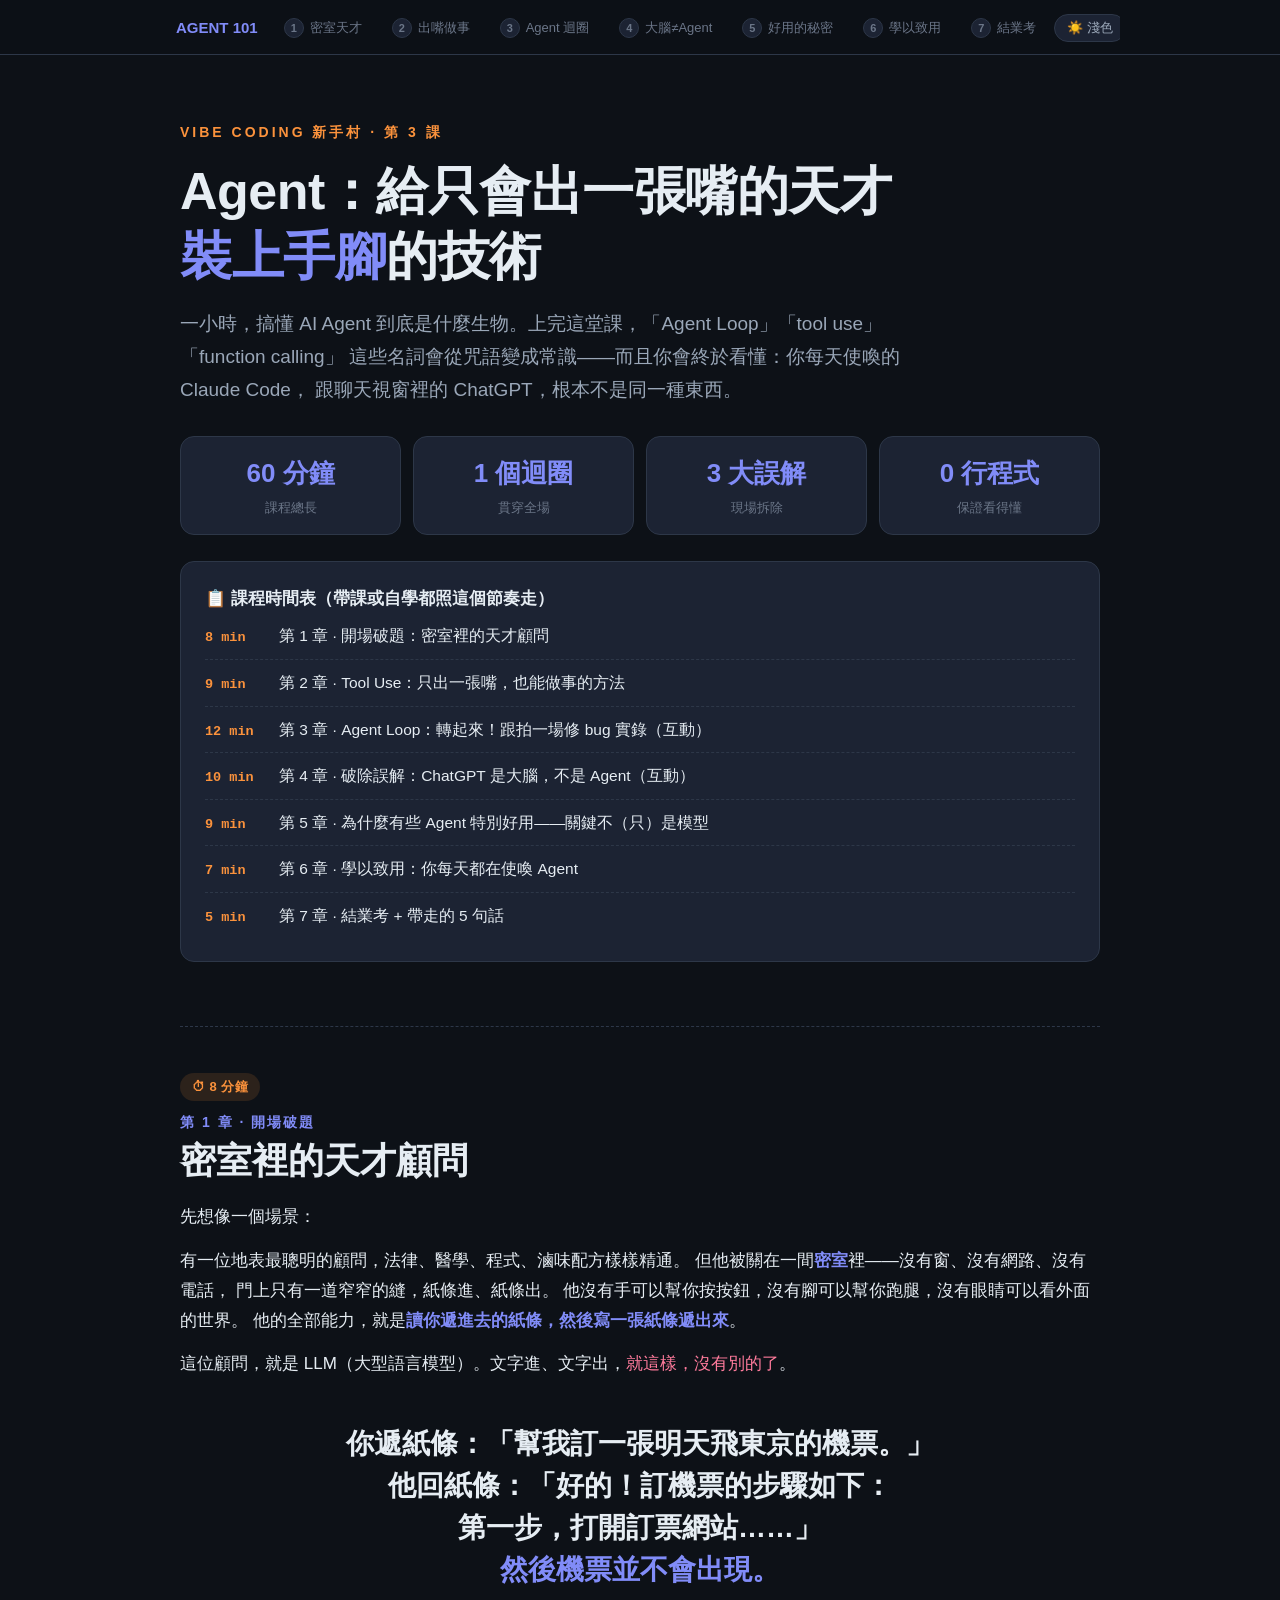
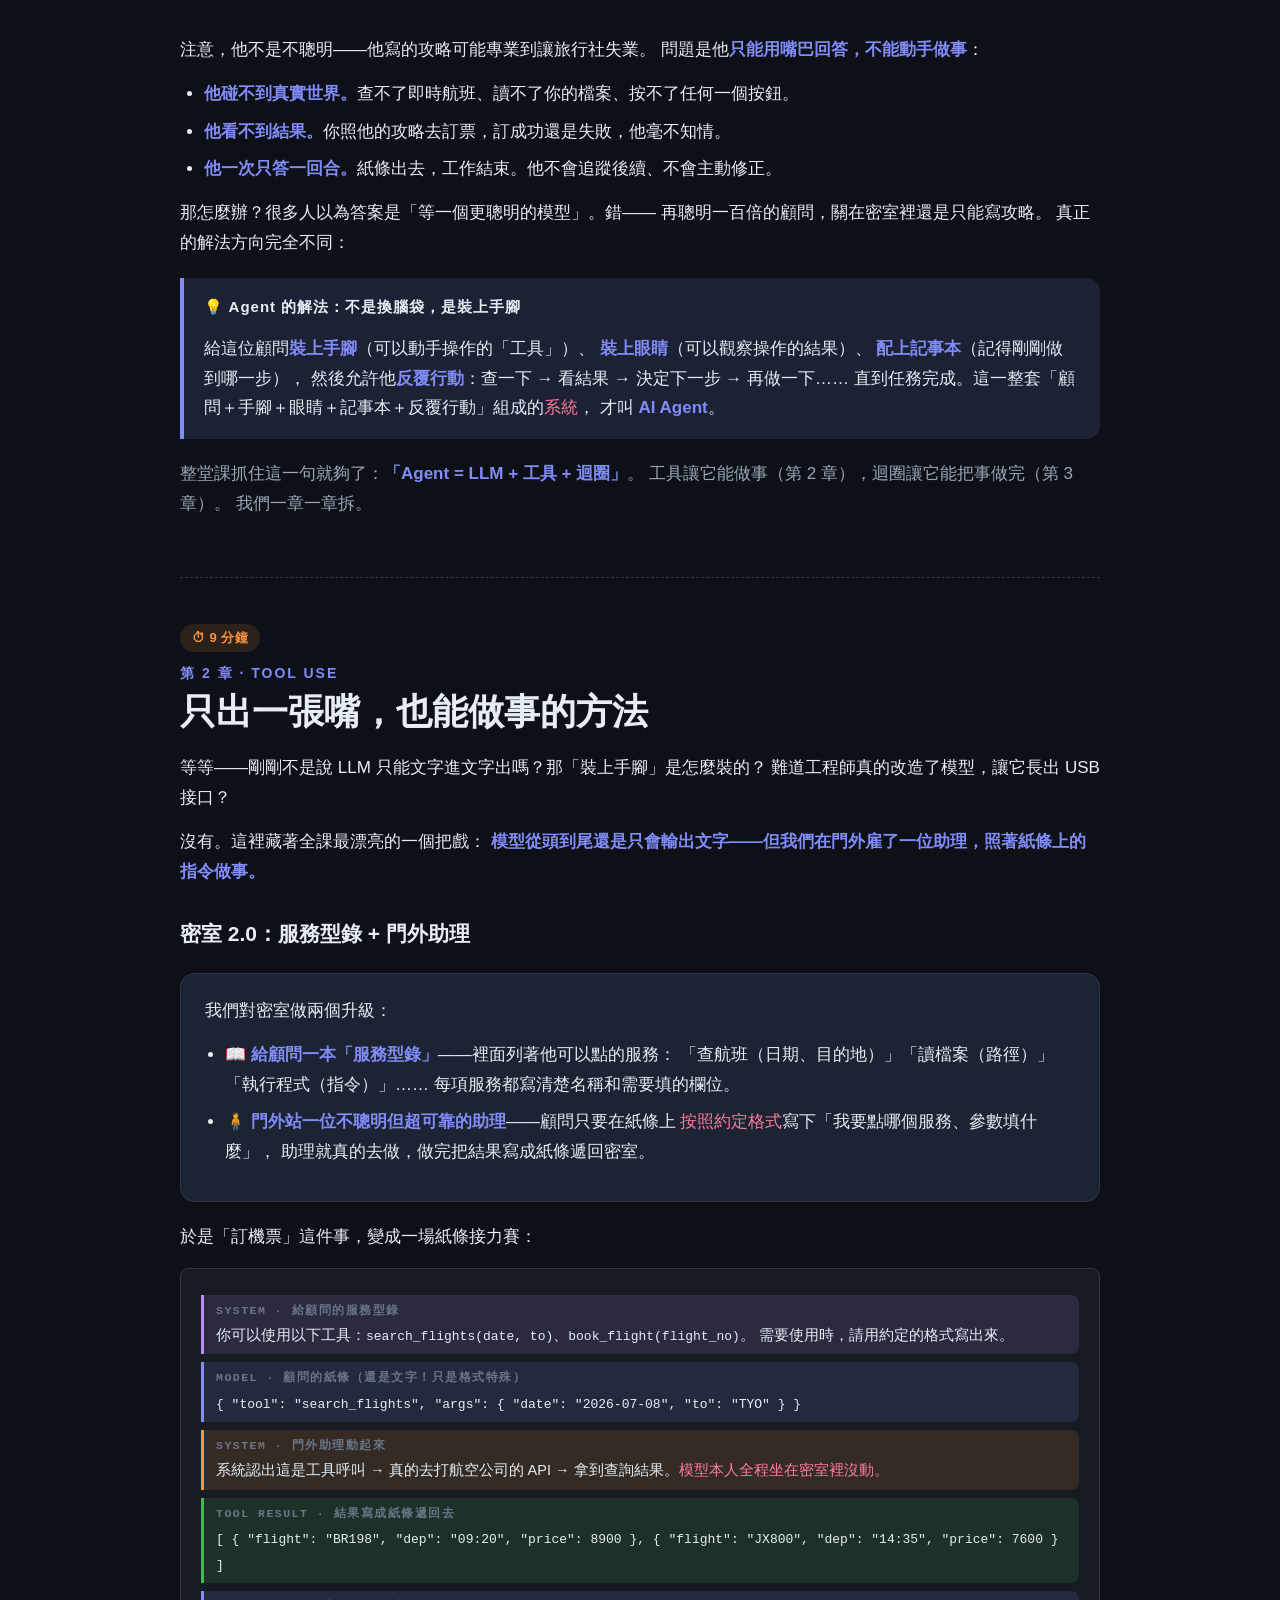
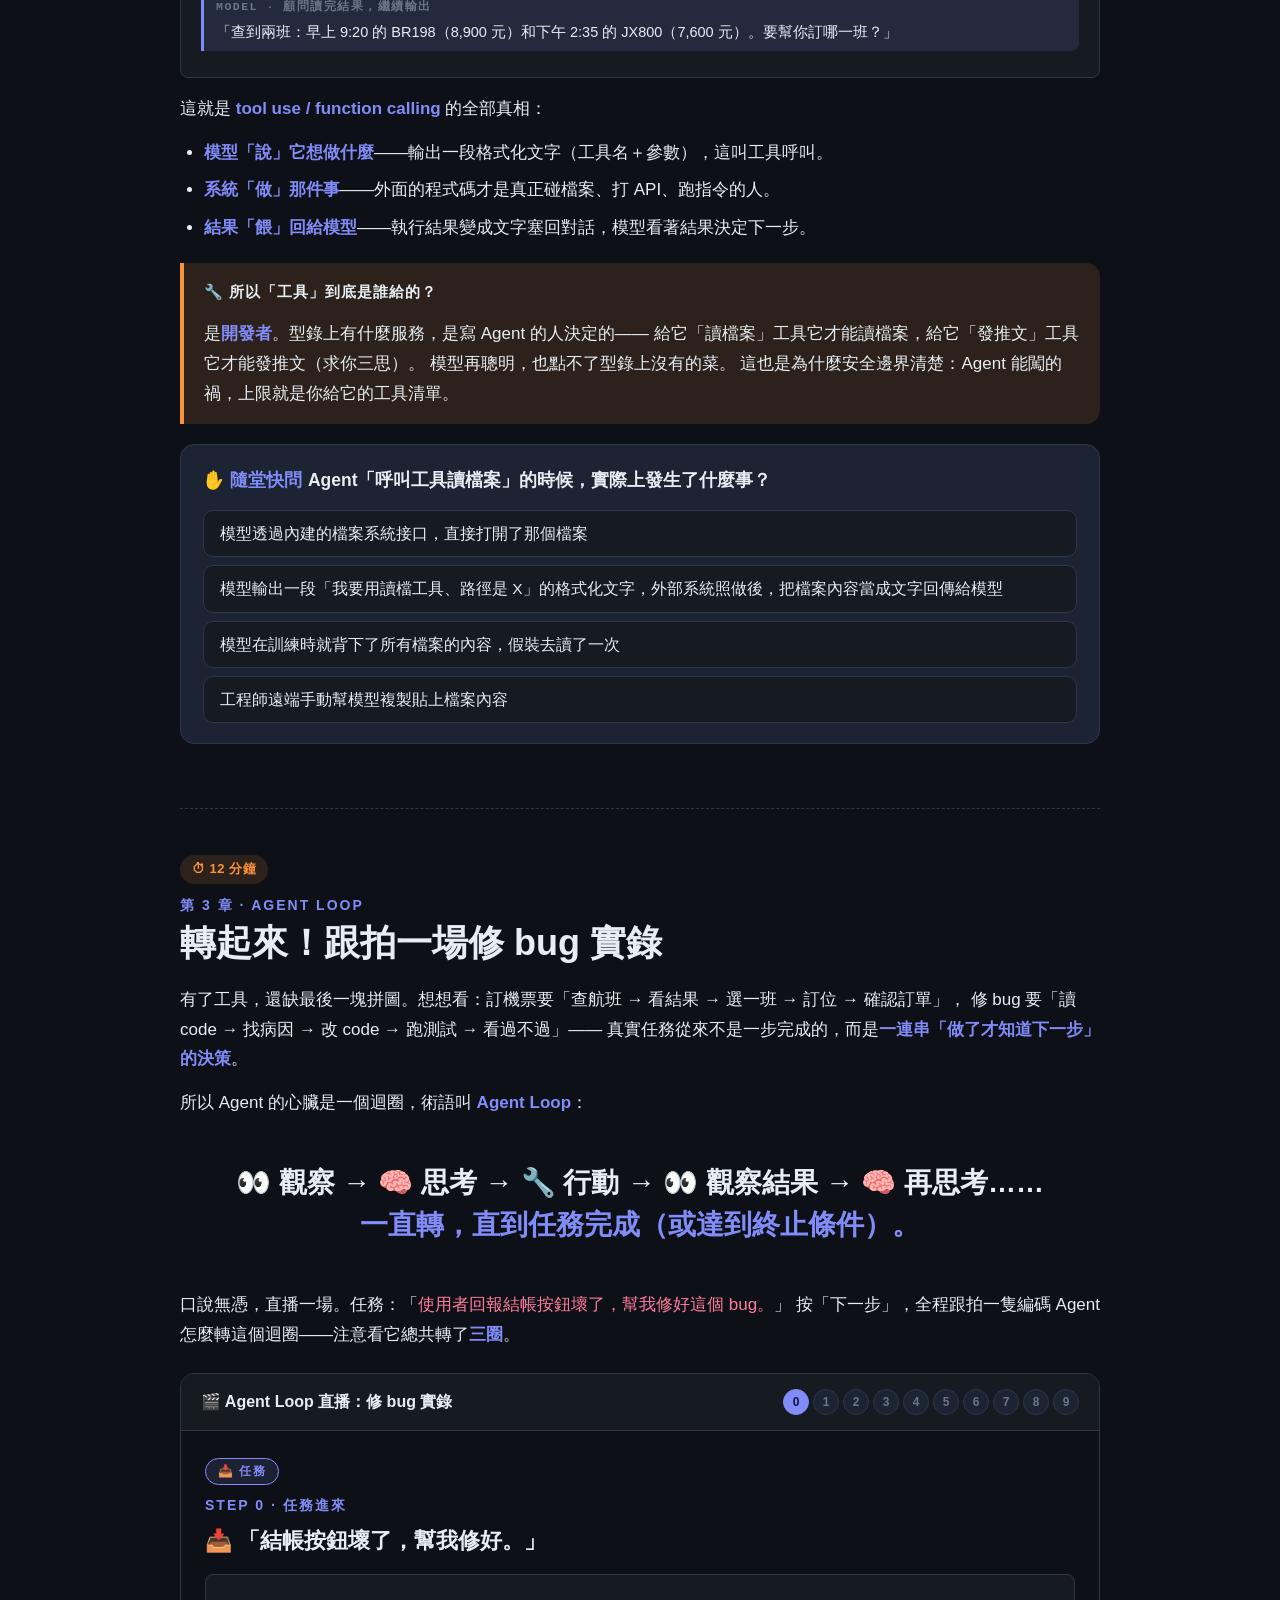
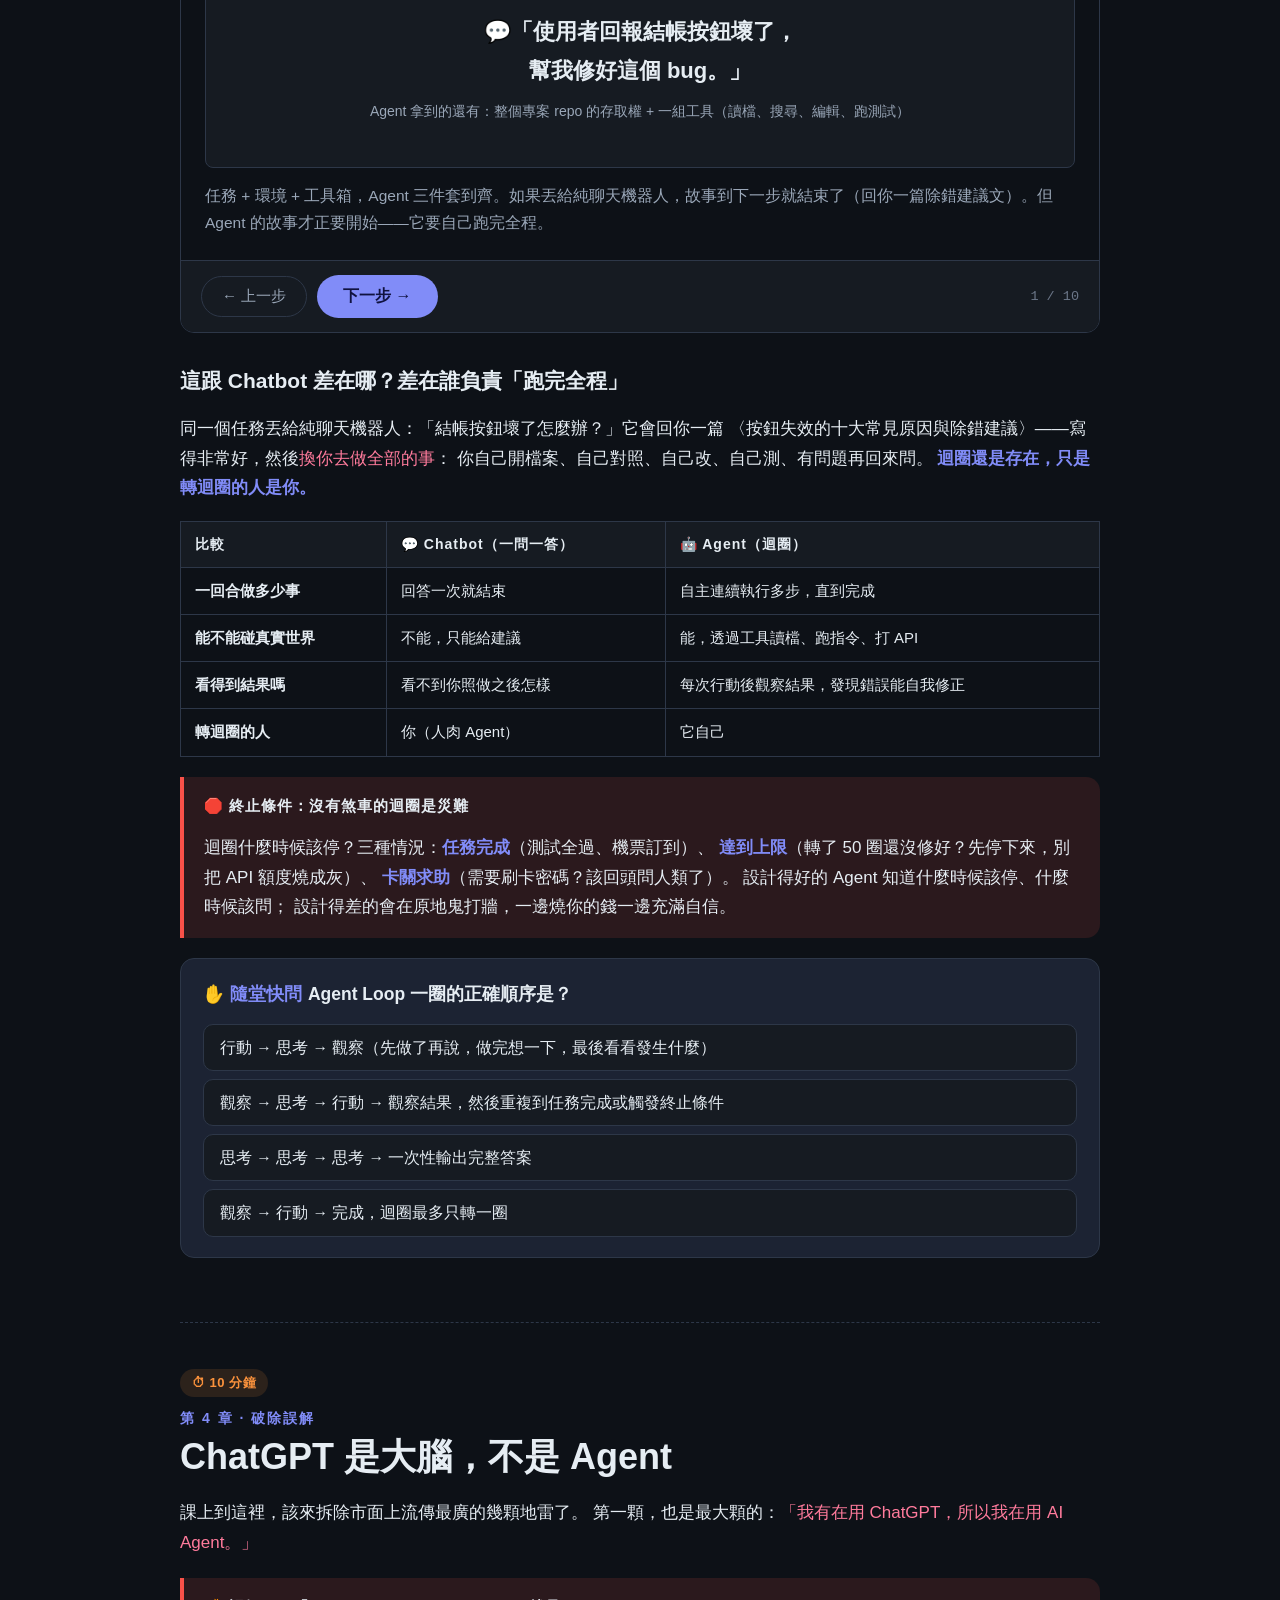
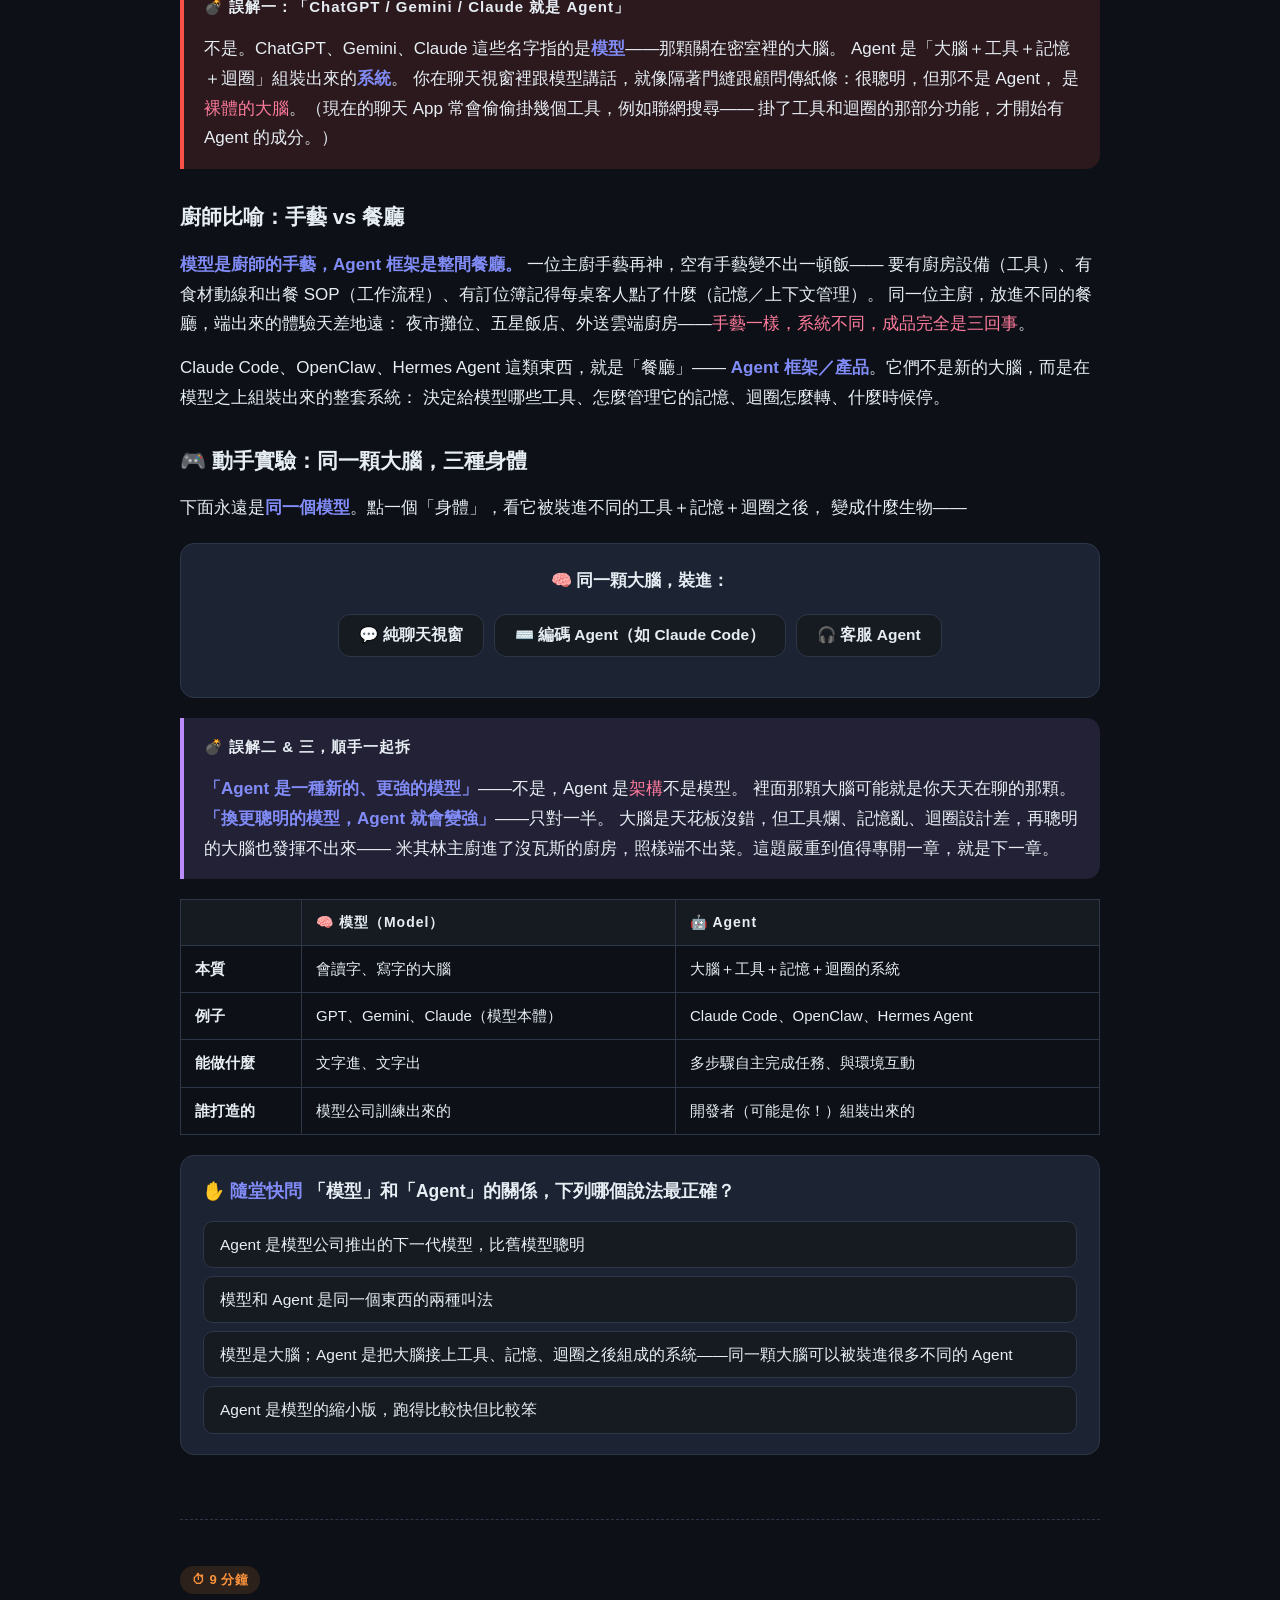
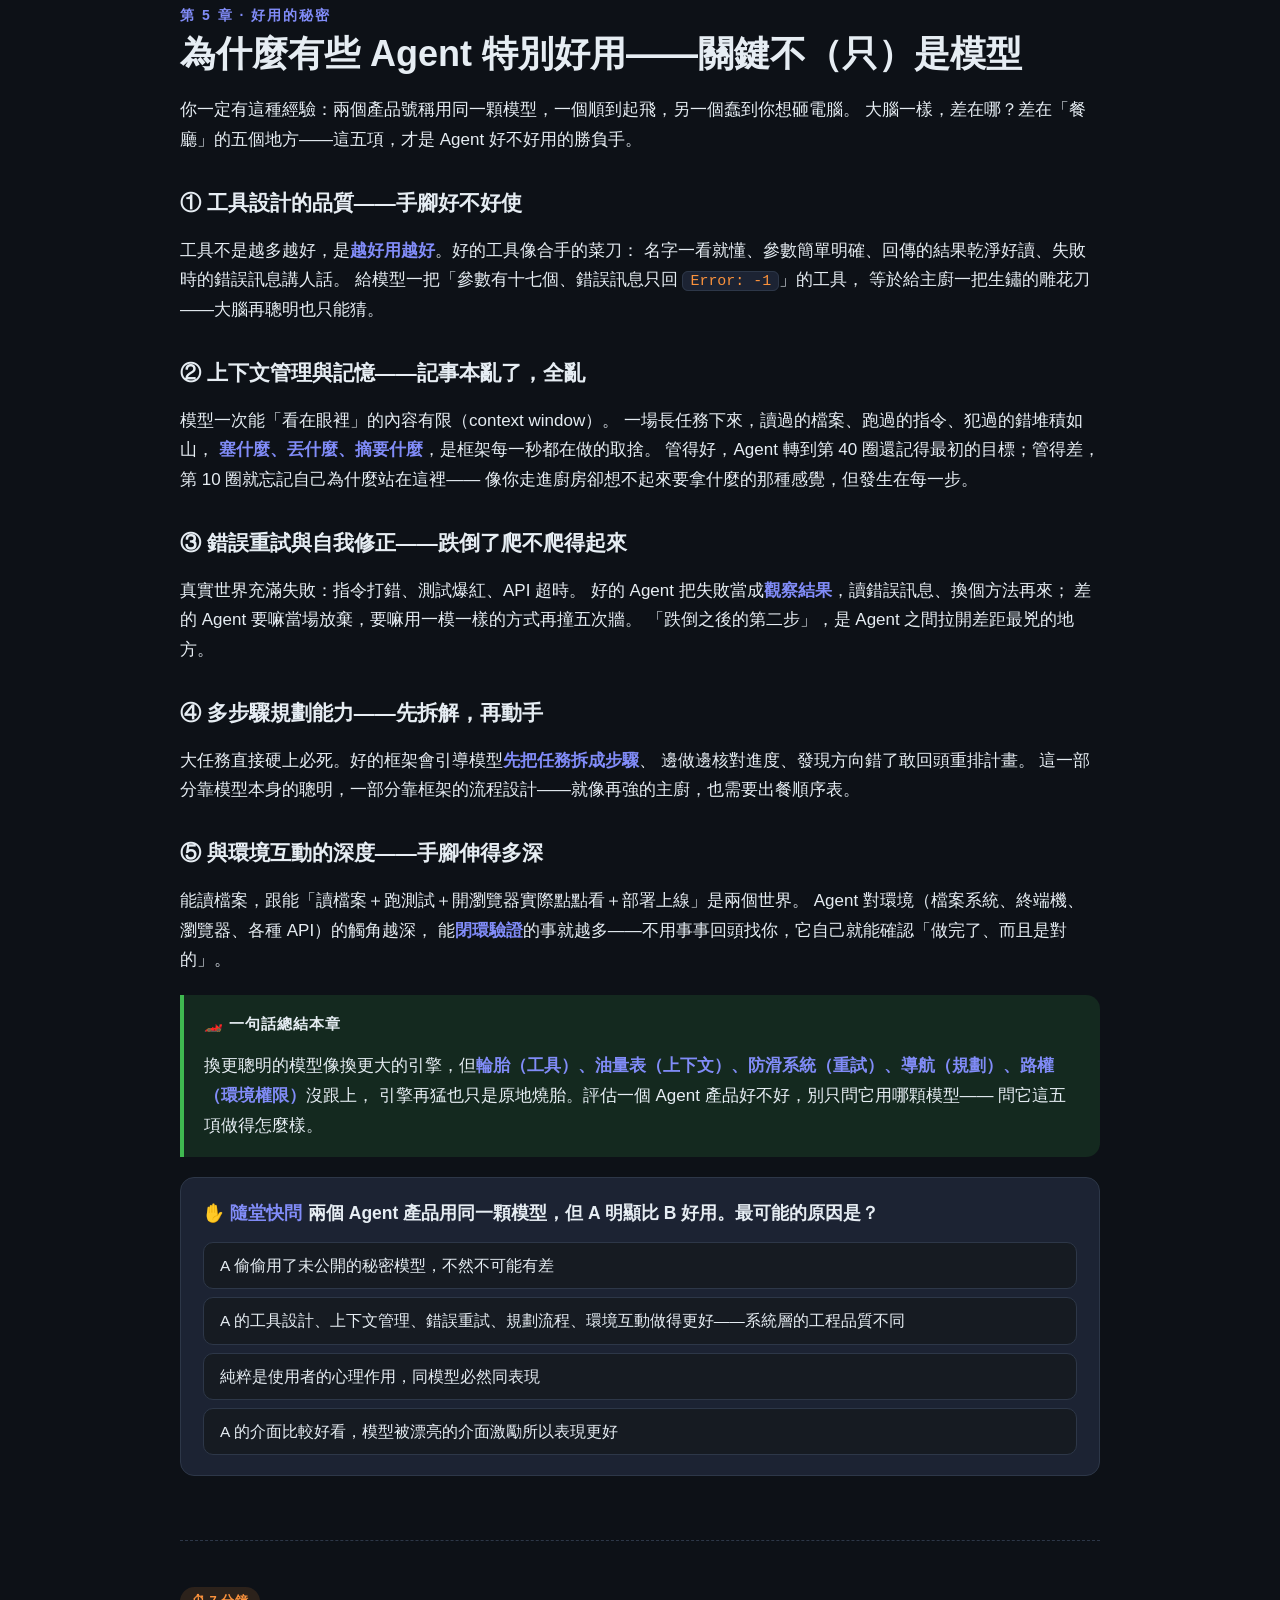
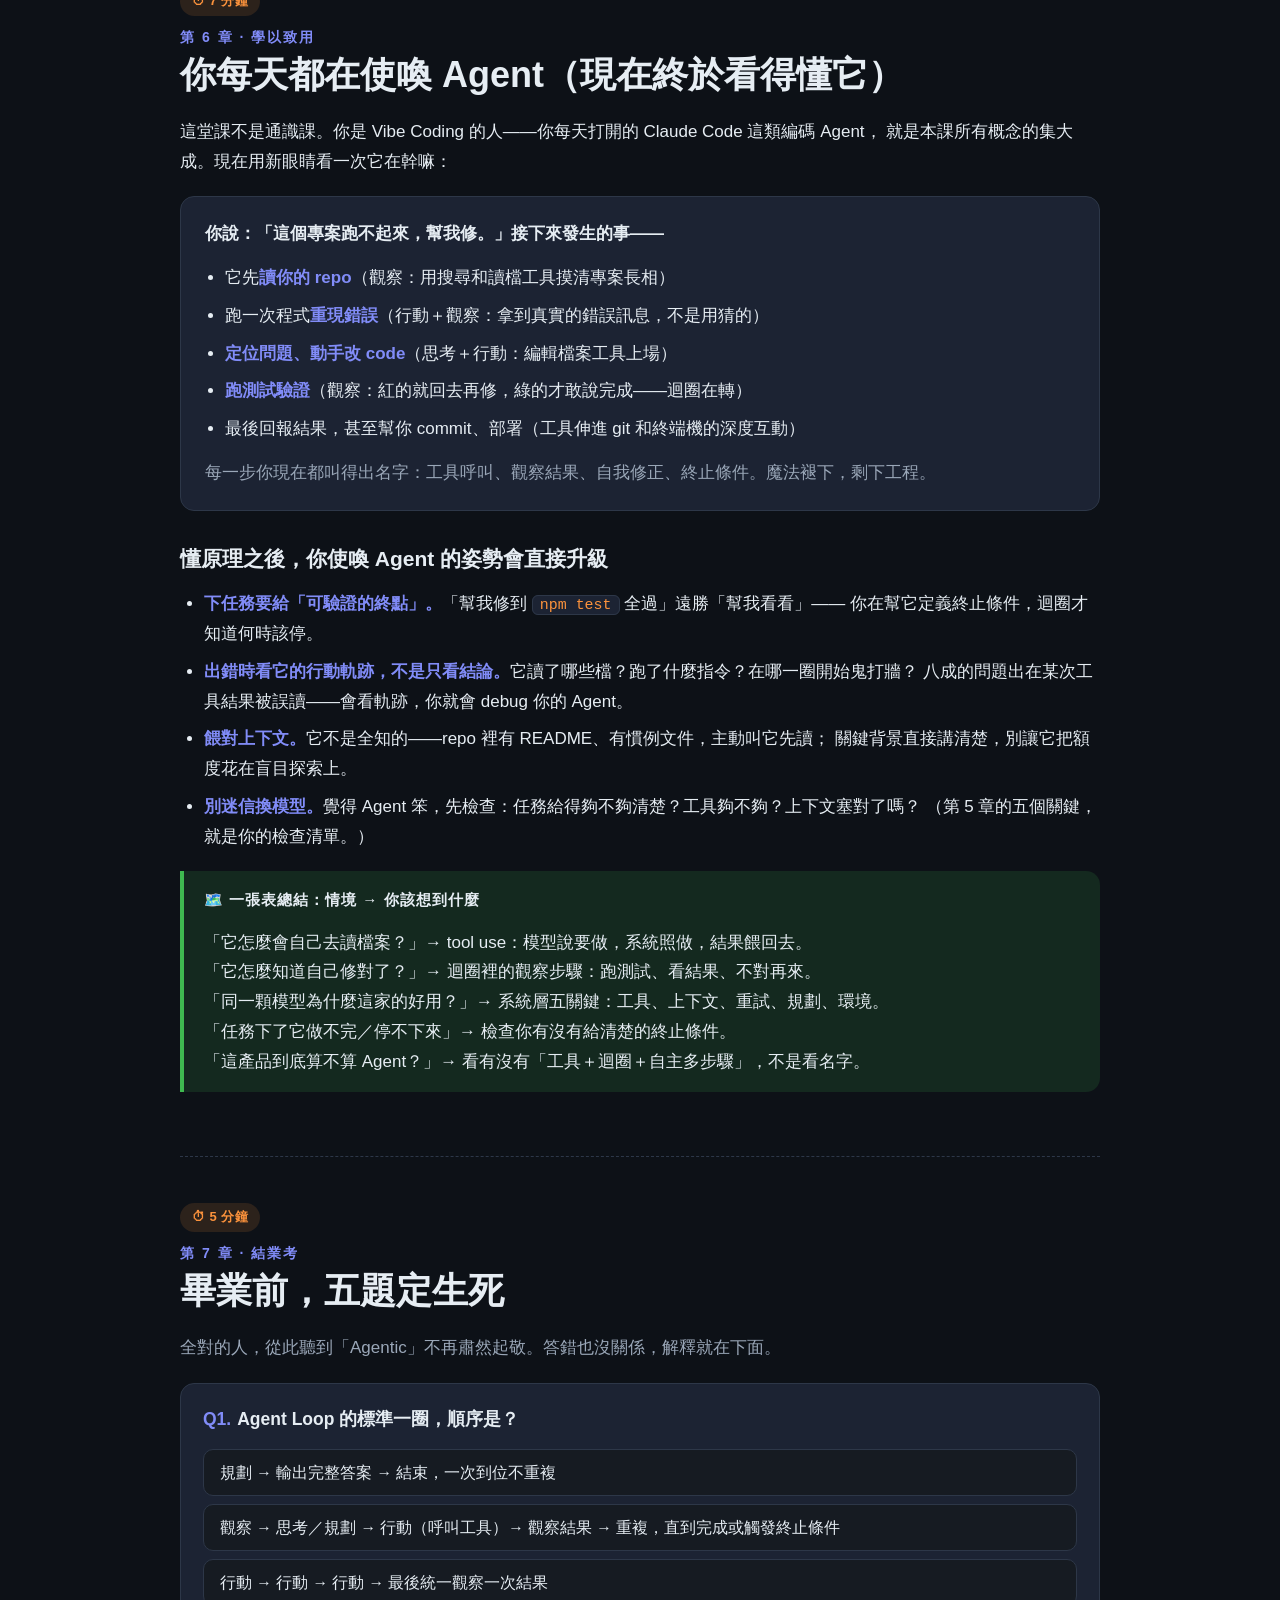
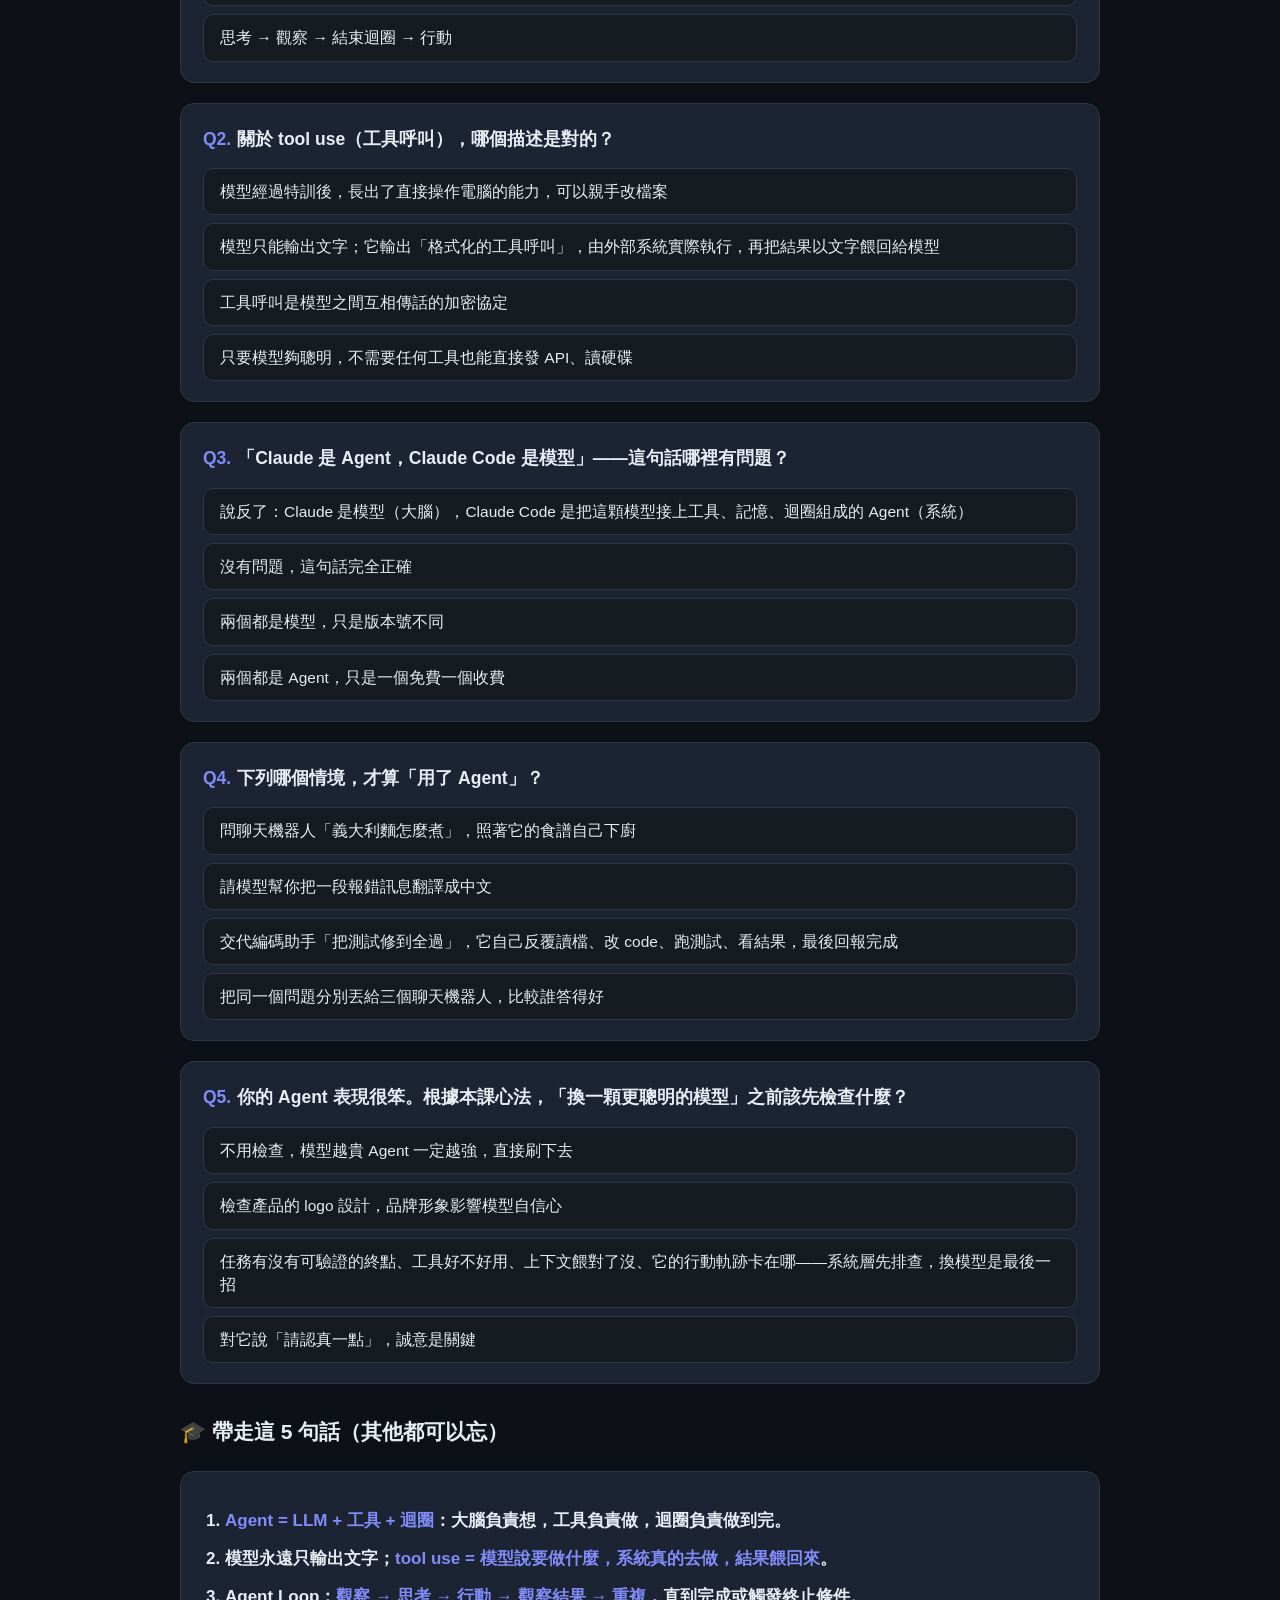
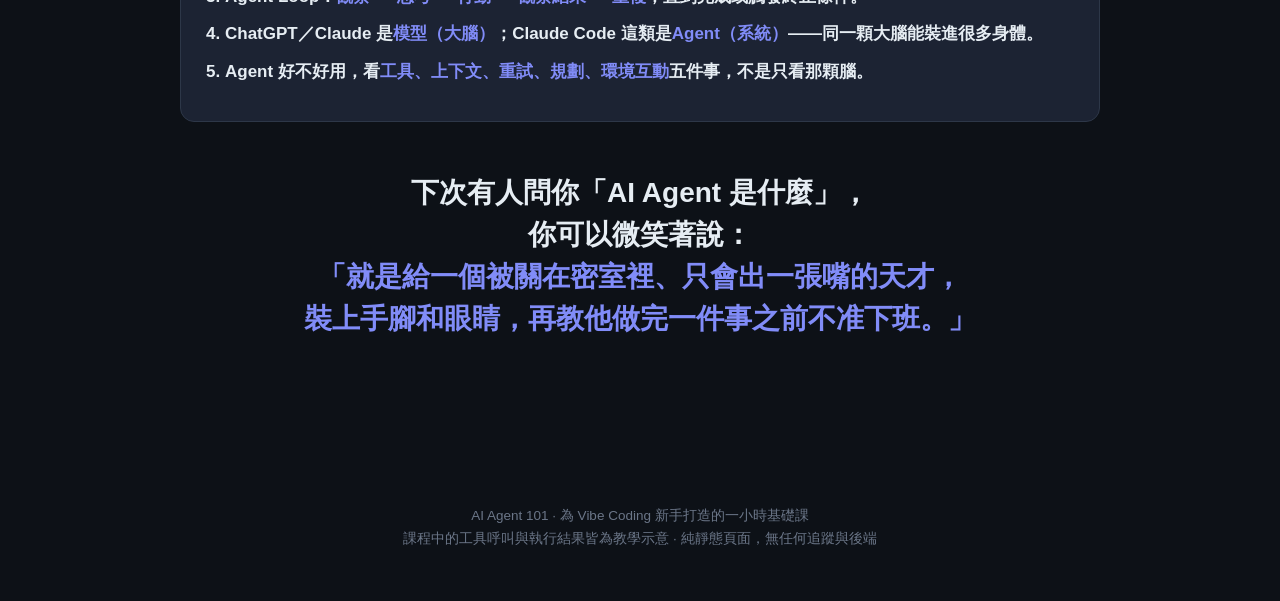
<file: agent-basics.html>
<!DOCTYPE html>
<html lang="zh-Hant">
<head>
<meta charset="UTF-8">
<meta name="viewport" content="width=device-width, initial-scale=1.0">
<title>AI Agent 101 — 一小時搞懂怎麼給 AI 裝上手腳</title>
<meta name="description" content="給 Vibe Coding 新手的一小時 AI Agent 基礎課：Agent Loop、tool use、模型跟 Agent 到底差在哪，全程人話零公式，看懂你每天在用的 Claude Code 到底是什麼生物。">
<style>
/* ============ 主題變數（深色為預設） ============ */
:root {
  --bg: #0d1117;
  --bg-soft: #161b22;
  --bg-card: #1c2333;
  --bg-card-hover: #232c40;
  --border: #2d3748;
  --text: #e6edf3;
  --text-dim: #9aa7b8;
  --text-faint: #6b7688;
  --accent: #818cf8;       /* 主色：靛藍紫（行動迴圈色） */
  --accent-soft: rgba(129, 140, 248, 0.13);
  --accent2: #fb923c;      /* 次色：橘 */
  --accent2-soft: rgba(251, 146, 60, 0.13);
  --green: #3fb950;
  --green-soft: rgba(63, 185, 80, 0.14);
  --red: #f85149;
  --red-soft: rgba(248, 81, 73, 0.13);
  --purple: #bc8cff;
  --purple-soft: rgba(188, 140, 255, 0.13);
  --pink: #ff7b9c;
  --radius: 14px;
  --radius-sm: 8px;
  --mono: "SFMono-Regular", "Cascadia Code", Consolas, "Courier New", monospace;
}
html.light {
  --bg: #f6f8fa;
  --bg-soft: #ffffff;
  --bg-card: #ffffff;
  --bg-card-hover: #f0f3f7;
  --border: #d7dde5;
  --text: #1f2733;
  --text-dim: #4b5768;
  --text-faint: #7b8798;
  --accent: #4f46e5;
  --accent2: #ea580c;
  --accent-soft: rgba(79, 70, 229, 0.11);
  --accent2-soft: rgba(234, 88, 12, 0.11);
}

* { margin: 0; padding: 0; box-sizing: border-box; }
html { scroll-behavior: smooth; }
body {
  background: var(--bg);
  color: var(--text);
  font-family: "PingFang TC", "Noto Sans TC", "Microsoft JhengHei", -apple-system, sans-serif;
  line-height: 1.75;
  font-size: 17px;
  -webkit-font-smoothing: antialiased;
}

/* ============ 頂部進度導覽 ============ */
#topnav {
  position: fixed; top: 0; left: 0; right: 0; z-index: 100;
  background: color-mix(in srgb, var(--bg) 88%, transparent);
  backdrop-filter: blur(10px);
  border-bottom: 1px solid var(--border);
}
#scrollbar { height: 3px; background: linear-gradient(90deg, var(--accent), var(--pink)); width: 0%; transition: width 0.1s linear; }
.nav-inner {
  max-width: 960px; margin: 0 auto; padding: 8px 16px;
  display: flex; align-items: center; gap: 6px; overflow-x: auto;
  scrollbar-width: none;
}
.nav-inner::-webkit-scrollbar { display: none; }
.nav-logo { font-weight: 800; color: var(--accent); white-space: nowrap; margin-right: 8px; font-size: 15px; text-decoration: none; }
.nav-step {
  display: flex; align-items: center; gap: 6px;
  padding: 5px 11px; border-radius: 999px; white-space: nowrap;
  font-size: 13px; color: var(--text-faint); text-decoration: none;
  border: 1px solid transparent; transition: all 0.2s;
}
.nav-step .dot {
  width: 20px; height: 20px; border-radius: 50%; flex: 0 0 auto;
  background: var(--bg-card); border: 1px solid var(--border);
  display: grid; place-items: center; font-size: 11px; font-weight: 700;
}
.nav-step:hover { color: var(--text); background: var(--bg-card); }
.nav-step.active { color: var(--accent); background: var(--accent-soft); border-color: var(--accent); }
.nav-step.active .dot { background: var(--accent); color: #10123f; border-color: var(--accent); }
.nav-step.done .dot { background: var(--green-soft); color: var(--green); border-color: var(--green); }
#theme-toggle {
  margin-left: auto; flex: 0 0 auto; background: var(--bg-card); color: var(--text-dim);
  border: 1px solid var(--border); border-radius: 999px; padding: 4px 12px;
  cursor: pointer; font-size: 13px; font-family: inherit;
}
#theme-toggle:hover { color: var(--text); }

/* ============ 版面 ============ */
main { max-width: 960px; margin: 0 auto; padding: 90px 20px 60px; }
section { padding: 44px 0; border-bottom: 1px dashed var(--border); scroll-margin-top: 70px; }
section:last-of-type { border-bottom: none; }

.time-badge {
  display: inline-flex; align-items: center; gap: 6px;
  background: var(--accent2-soft); color: var(--accent2);
  font-size: 13px; font-weight: 700; padding: 3px 12px; border-radius: 999px;
  margin-bottom: 12px; letter-spacing: 0.5px;
}
h1 { font-size: clamp(30px, 6vw, 52px); line-height: 1.25; font-weight: 900; letter-spacing: -0.5px; }
h2 { font-size: clamp(24px, 4.5vw, 36px); line-height: 1.3; font-weight: 800; margin-bottom: 18px; }
h3 { font-size: 21px; font-weight: 700; margin: 30px 0 10px; }
h2 .kicker { display: block; font-size: 14px; color: var(--accent); letter-spacing: 2px; font-weight: 700; margin-bottom: 6px; }
p { margin: 14px 0; color: var(--text); }
p.dim, li.dim { color: var(--text-dim); }
strong { color: var(--accent); font-weight: 700; }
em { color: var(--pink); font-style: normal; }
ul, ol { margin: 12px 0 12px 24px; }
li { margin: 8px 0; }
code { font-family: var(--mono); background: var(--bg-card); border: 1px solid var(--border); padding: 1px 7px; border-radius: 6px; font-size: 0.88em; color: var(--accent2); }

.card {
  background: var(--bg-card); border: 1px solid var(--border);
  border-radius: var(--radius); padding: 22px 24px; margin: 20px 0;
}
.callout { border-left: 4px solid var(--accent); background: var(--accent-soft); border-radius: 0 var(--radius) var(--radius) 0; padding: 16px 20px; margin: 20px 0; }
.callout.orange { border-left-color: var(--accent2); background: var(--accent2-soft); }
.callout.red { border-left-color: var(--red); background: var(--red-soft); }
.callout.green { border-left-color: var(--green); background: var(--green-soft); }
.callout.purple { border-left-color: var(--purple); background: var(--purple-soft); }
.callout p:first-child { margin-top: 0; }
.callout p:last-child { margin-bottom: 0; }
.callout-title { font-weight: 800; font-size: 15px; letter-spacing: 1px; margin-bottom: 6px; display: block; }

button.primary {
  background: var(--accent); color: #10123f; border: none; font-family: inherit;
  font-size: 16px; font-weight: 800; padding: 11px 26px; border-radius: 999px;
  cursor: pointer; transition: transform 0.12s, filter 0.2s;
}
button.primary:hover { filter: brightness(1.1); transform: translateY(-1px); }
button.primary:active { transform: translateY(1px); }
button.primary:disabled { opacity: 0.35; cursor: not-allowed; transform: none; }
button.ghost {
  background: transparent; color: var(--text-dim); border: 1px solid var(--border);
  font-family: inherit; font-size: 15px; padding: 10px 20px; border-radius: 999px; cursor: pointer;
}
button.ghost:hover { color: var(--text); border-color: var(--text-dim); }

/* ============ Hero ============ */
#hero { padding-top: 30px; border-bottom: 1px dashed var(--border); }
.hero-tag { color: var(--accent2); font-weight: 700; letter-spacing: 3px; font-size: 14px; margin-bottom: 14px; }
.hero-sub { font-size: 19px; color: var(--text-dim); margin-top: 18px; max-width: 720px; }
.hero-grid { display: grid; grid-template-columns: repeat(auto-fit, minmax(150px, 1fr)); gap: 12px; margin-top: 30px; }
.hero-stat { background: var(--bg-card); border: 1px solid var(--border); border-radius: var(--radius); padding: 14px 16px; text-align: center; }
.hero-stat .num { font-size: 26px; font-weight: 900; color: var(--accent); }
.hero-stat .lbl { font-size: 13px; color: var(--text-faint); }
.agenda { margin-top: 26px; }
.agenda-row { display: flex; gap: 12px; align-items: baseline; padding: 9px 0; border-bottom: 1px dashed var(--border); font-size: 15.5px; }
.agenda-row:last-child { border-bottom: none; }
.agenda-row .t { flex: 0 0 62px; color: var(--accent2); font-weight: 700; font-family: var(--mono); font-size: 13.5px; }
.agenda-row a { color: var(--text); text-decoration: none; }
.agenda-row a:hover { color: var(--accent); }

/* ============ 標籤晶片（工具、狀態） ============ */
.chunk {
  display: inline-block; padding: 3px 10px; margin: 3px; border-radius: 8px;
  background: var(--accent-soft); border: 1px solid var(--accent);
  color: var(--accent); font-weight: 700; font-size: 15px;
}
.chunk.hot { background: var(--accent2-soft); border-color: var(--accent2); color: var(--accent2); }
.chunk.new { background: var(--green-soft); border-color: var(--green); color: var(--green); animation: pop 0.4s; }
.chunk.bad { background: var(--red-soft); border-color: var(--red); color: var(--red); }
.chunk.dimmed { opacity: 0.35; }
@keyframes pop { 0% { transform: scale(0.4); opacity: 0; } 70% { transform: scale(1.15); } 100% { transform: scale(1); opacity: 1; } }
.vec { font-family: var(--mono); font-size: 12.5px; color: var(--purple); background: var(--purple-soft); border: 1px solid var(--purple); border-radius: 8px; padding: 4px 8px; display: inline-block; margin: 3px; }

/* ============ Agent Loop 步進器 ============ */
#agentloop { border: 1px solid var(--border); border-radius: var(--radius); overflow: hidden; margin: 24px 0; }
.pipe-head { background: var(--bg-soft); padding: 14px 20px; border-bottom: 1px solid var(--border); display: flex; flex-wrap: wrap; align-items: center; gap: 8px; }
.pipe-head .title { font-weight: 800; font-size: 16px; }
.pipe-steps { display: flex; gap: 4px; margin-left: auto; flex-wrap: wrap; }
.pipe-steps .pstep {
  width: 26px; height: 26px; border-radius: 50%; display: grid; place-items: center;
  font-size: 12px; font-weight: 800; background: var(--bg-card); color: var(--text-faint);
  border: 1px solid var(--border); cursor: pointer; transition: all 0.2s;
}
.pipe-steps .pstep.on { background: var(--accent); color: #10123f; border-color: var(--accent); }
.pipe-steps .pstep.past { background: var(--accent-soft); color: var(--accent); border-color: var(--accent); }
.pipe-body { padding: 24px; min-height: 330px; }
.pipe-phase { display: inline-block; font-size: 12px; font-weight: 800; letter-spacing: 1.5px; border-radius: 999px; padding: 2px 12px; margin-bottom: 8px; margin-right: 6px; }
.pipe-phase.task { background: var(--accent-soft); color: var(--accent); border: 1px solid var(--accent); }
.pipe-phase.think { background: var(--purple-soft); color: var(--purple); border: 1px solid var(--purple); }
.pipe-phase.act { background: var(--accent2-soft); color: var(--accent2); border: 1px solid var(--accent2); }
.pipe-phase.obs { background: var(--green-soft); color: var(--green); border: 1px solid var(--green); }
.pipe-stage-name { color: var(--accent); font-weight: 800; font-size: 14px; letter-spacing: 2px; margin-bottom: 4px; }
.pipe-stage-title { font-size: 22px; font-weight: 800; margin-bottom: 12px; }
.pipe-visual { background: var(--bg-soft); border: 1px solid var(--border); border-radius: var(--radius-sm); padding: 18px; margin: 14px 0; min-height: 110px; }
.pipe-note { color: var(--text-dim); font-size: 15.5px; }
.pipe-foot { padding: 14px 20px; border-top: 1px solid var(--border); background: var(--bg-soft); display: flex; gap: 10px; align-items: center; }
.pipe-foot .count { margin-left: auto; color: var(--text-faint); font-size: 13.5px; font-family: var(--mono); }

/* ============ 紙條往返（tool call 示意） ============ */
.prompt-sheet { background: var(--bg-soft); border: 1px solid var(--border); border-radius: var(--radius-sm); padding: 18px 20px; font-size: 14.5px; margin: 16px 0; }
.prompt-sheet .seg { border-left: 3px solid var(--border); padding: 6px 12px; margin: 8px 0; border-radius: 0 8px 8px 0; }
.prompt-sheet .seg.sys { border-left-color: var(--purple); background: var(--purple-soft); }
.prompt-sheet .seg.model { border-left-color: var(--accent); background: var(--accent-soft); }
.prompt-sheet .seg.exec { border-left-color: var(--accent2); background: var(--accent2-soft); }
.prompt-sheet .seg.result { border-left-color: var(--green); background: var(--green-soft); }
.prompt-sheet .seg-tag { font-size: 11.5px; font-weight: 800; letter-spacing: 1.5px; font-family: var(--mono); display: block; margin-bottom: 2px; color: var(--text-faint); }
.prompt-sheet .mono { font-family: var(--mono); font-size: 13px; }

/* ============ 換身體實驗（同一顆大腦） ============ */
.lab-questions { display: flex; flex-wrap: wrap; gap: 10px; justify-content: center; margin: 18px 0; }
.lab-q-btn {
  background: var(--bg-soft); border: 1px solid var(--border); color: var(--text);
  font-family: inherit; font-size: 15.5px; font-weight: 700; padding: 10px 20px;
  border-radius: 12px; cursor: pointer; transition: all 0.15s;
}
.lab-q-btn:hover { border-color: var(--accent); color: var(--accent); transform: translateY(-2px); }
.lab-q-btn.picked { border-color: var(--accent); background: var(--accent-soft); color: var(--accent); }
.body-grid { display: grid; grid-template-columns: 1fr 1fr 1fr; gap: 12px; margin-top: 14px; }
.body-cell { background: var(--bg-soft); border: 1px solid var(--border); border-radius: var(--radius-sm); padding: 12px 14px; }
.body-cell h4 { font-size: 14px; margin-bottom: 8px; color: var(--text-dim); letter-spacing: 1px; }
.body-cell .val { font-size: 14.5px; }
.body-outcome { margin-top: 14px; border: 1px solid var(--accent); background: var(--accent-soft); border-radius: var(--radius-sm); padding: 14px 16px; font-size: 15.5px; animation: pop 0.3s; }
@media (max-width: 640px) { .body-grid { grid-template-columns: 1fr; } }

/* ============ 測驗 ============ */
.quiz { border: 1px solid var(--border); border-radius: var(--radius); padding: 20px 22px; margin: 20px 0; background: var(--bg-card); }
.quiz-q { font-weight: 800; font-size: 17.5px; margin-bottom: 14px; }
.quiz-q .qnum { color: var(--accent); margin-right: 6px; }
.quiz-opts { display: flex; flex-direction: column; gap: 8px; }
.quiz-opt {
  text-align: left; background: var(--bg-soft); border: 1px solid var(--border); color: var(--text);
  font-family: inherit; font-size: 15.5px; padding: 11px 16px; border-radius: 10px; cursor: pointer;
  transition: all 0.15s; line-height: 1.5;
}
.quiz-opt:hover:not(:disabled) { border-color: var(--accent2); }
.quiz-opt:disabled { cursor: default; }
.quiz-opt.correct { border-color: var(--green); background: var(--green-soft); color: var(--green); font-weight: 700; }
.quiz-opt.wrong { border-color: var(--red); background: var(--red-soft); color: var(--red); }
.quiz-expl { margin-top: 12px; font-size: 15px; color: var(--text-dim); display: none; border-top: 1px dashed var(--border); padding-top: 12px; }
.quiz-expl.show { display: block; animation: pop 0.3s; }
.quiz-expl .verdict { font-weight: 900; }

/* ============ 對照表 ============ */
table.cmp { width: 100%; border-collapse: collapse; margin: 18px 0; font-size: 15px; }
table.cmp th, table.cmp td { border: 1px solid var(--border); padding: 10px 14px; text-align: left; vertical-align: top; }
table.cmp th { background: var(--bg-soft); font-size: 14px; letter-spacing: 1px; }
table.cmp td:first-child { font-weight: 700; white-space: nowrap; }

.big-quote { font-size: clamp(20px, 3.6vw, 28px); font-weight: 900; text-align: center; padding: 30px 18px; line-height: 1.5; }
.big-quote .hl { color: var(--accent); }

footer { text-align: center; color: var(--text-faint); font-size: 13.5px; padding: 30px 16px 50px; }

@media (max-width: 640px) {
  body { font-size: 16px; }
  .pipe-body { padding: 16px; }
  .nav-step span.nm { display: none; }
}
</style>
</head>
<body>

<nav id="topnav">
  <div id="scrollbar"></div>
  <div class="nav-inner">
    <a class="nav-logo" href="#hero">AGENT&nbsp;101</a>
    <a class="nav-step" href="#s1" data-sec="s1"><span class="dot">1</span><span class="nm">密室天才</span></a>
    <a class="nav-step" href="#s2" data-sec="s2"><span class="dot">2</span><span class="nm">出嘴做事</span></a>
    <a class="nav-step" href="#s3" data-sec="s3"><span class="dot">3</span><span class="nm">Agent 迴圈</span></a>
    <a class="nav-step" href="#s4" data-sec="s4"><span class="dot">4</span><span class="nm">大腦≠Agent</span></a>
    <a class="nav-step" href="#s5" data-sec="s5"><span class="dot">5</span><span class="nm">好用的秘密</span></a>
    <a class="nav-step" href="#s6" data-sec="s6"><span class="dot">6</span><span class="nm">學以致用</span></a>
    <a class="nav-step" href="#s7" data-sec="s7"><span class="dot">7</span><span class="nm">結業考</span></a>
    <button id="theme-toggle" title="切換深淺色">☀️ 淺色</button>
  </div>
</nav>

<main>

<!-- ================================================================ -->
<!-- HERO -->
<!-- ================================================================ -->
<section id="hero">
  <div class="hero-tag">VIBE CODING 新手村 · 第 3 課</div>
  <h1>Agent：給只會出一張嘴的天才<br><span style="color:var(--accent)">裝上手腳</span>的技術</h1>
  <p class="hero-sub">
    一小時，搞懂 AI Agent 到底是什麼生物。上完這堂課，「Agent Loop」「tool use」「function calling」
    這些名詞會從咒語變成常識——而且你會終於看懂：你每天使喚的 Claude Code，
    跟聊天視窗裡的 ChatGPT，根本不是同一種東西。
  </p>
  <div class="hero-grid">
    <div class="hero-stat"><div class="num">60 分鐘</div><div class="lbl">課程總長</div></div>
    <div class="hero-stat"><div class="num">1 個迴圈</div><div class="lbl">貫穿全場</div></div>
    <div class="hero-stat"><div class="num">3 大誤解</div><div class="lbl">現場拆除</div></div>
    <div class="hero-stat"><div class="num">0 行程式</div><div class="lbl">保證看得懂</div></div>
  </div>

  <div class="card agenda">
    <strong style="color:var(--text)">📋 課程時間表（帶課或自學都照這個節奏走）</strong>
    <div class="agenda-row"><span class="t">8 min</span><a href="#s1">第 1 章 · 開場破題：密室裡的天才顧問</a></div>
    <div class="agenda-row"><span class="t">9 min</span><a href="#s2">第 2 章 · Tool Use：只出一張嘴，也能做事的方法</a></div>
    <div class="agenda-row"><span class="t">12 min</span><a href="#s3">第 3 章 · Agent Loop：轉起來！跟拍一場修 bug 實錄（互動）</a></div>
    <div class="agenda-row"><span class="t">10 min</span><a href="#s4">第 4 章 · 破除誤解：ChatGPT 是大腦，不是 Agent（互動）</a></div>
    <div class="agenda-row"><span class="t">9 min</span><a href="#s5">第 5 章 · 為什麼有些 Agent 特別好用——關鍵不（只）是模型</a></div>
    <div class="agenda-row"><span class="t">7 min</span><a href="#s6">第 6 章 · 學以致用：你每天都在使喚 Agent</a></div>
    <div class="agenda-row"><span class="t">5 min</span><a href="#s7">第 7 章 · 結業考 + 帶走的 5 句話</a></div>
  </div>
</section>

<!-- ================================================================ -->
<!-- 第 1 章：密室裡的天才顧問 -->
<!-- ================================================================ -->
<section id="s1">
  <span class="time-badge">⏱ 8 分鐘</span>
  <h2><span class="kicker">第 1 章 · 開場破題</span>密室裡的天才顧問</h2>

  <p>先想像一個場景：</p>
  <p>
    有一位地表最聰明的顧問，法律、醫學、程式、滷味配方樣樣精通。
    但他被關在一間<strong>密室</strong>裡——沒有窗、沒有網路、沒有電話，
    門上只有一道窄窄的縫，紙條進、紙條出。
    他沒有手可以幫你按按鈕，沒有腳可以幫你跑腿，沒有眼睛可以看外面的世界。
    他的全部能力，就是<strong>讀你遞進去的紙條，然後寫一張紙條遞出來</strong>。
  </p>
  <p>這位顧問，就是 LLM（大型語言模型）。文字進、文字出，<em>就這樣，沒有別的了</em>。</p>

  <div class="big-quote">
    你遞紙條：「幫我訂一張明天飛東京的機票。」<br>
    他回紙條：「好的！訂機票的步驟如下：<br>
    第一步，打開訂票網站……」<br>
    <span class="hl">然後機票並不會出現。</span>
  </div>

  <p>
    注意，他不是不聰明——他寫的攻略可能專業到讓旅行社失業。
    問題是他<strong>只能用嘴巴回答，不能動手做事</strong>：
  </p>
  <ul>
    <li><strong>他碰不到真實世界。</strong>查不了即時航班、讀不了你的檔案、按不了任何一個按鈕。</li>
    <li><strong>他看不到結果。</strong>你照他的攻略去訂票，訂成功還是失敗，他毫不知情。</li>
    <li><strong>他一次只答一回合。</strong>紙條出去，工作結束。他不會追蹤後續、不會主動修正。</li>
  </ul>

  <p>
    那怎麼辦？很多人以為答案是「等一個更聰明的模型」。錯——
    再聰明一百倍的顧問，關在密室裡還是只能寫攻略。
    真正的解法方向完全不同：
  </p>

  <div class="callout">
    <span class="callout-title">💡 Agent 的解法：不是換腦袋，是裝上手腳</span>
    <p>
      給這位顧問<strong>裝上手腳</strong>（可以動手操作的「工具」）、
      <strong>裝上眼睛</strong>（可以觀察操作的結果）、
      <strong>配上記事本</strong>（記得剛剛做到哪一步），
      然後允許他<strong>反覆行動</strong>：查一下 → 看結果 → 決定下一步 → 再做一下……
      直到任務完成。這一整套「顧問＋手腳＋眼睛＋記事本＋反覆行動」組成的<em>系統</em>，
      才叫 <strong>AI Agent</strong>。
    </p>
  </div>

  <p class="dim">
    整堂課抓住這一句就夠了：<strong>「Agent = LLM + 工具 + 迴圈」</strong>。
    工具讓它能做事（第 2 章），迴圈讓它能把事做完（第 3 章）。
    我們一章一章拆。
  </p>
</section>

<!-- ================================================================ -->
<!-- 第 2 章：Tool Use -->
<!-- ================================================================ -->
<section id="s2">
  <span class="time-badge">⏱ 9 分鐘</span>
  <h2><span class="kicker">第 2 章 · TOOL USE</span>只出一張嘴，也能做事的方法</h2>

  <p>
    等等——剛剛不是說 LLM 只能文字進文字出嗎？那「裝上手腳」是怎麼裝的？
    難道工程師真的改造了模型，讓它長出 USB 接口？
  </p>
  <p>
    沒有。這裡藏著全課最漂亮的一個把戲：
    <strong>模型從頭到尾還是只會輸出文字——但我們在門外雇了一位助理，照著紙條上的指令做事。</strong>
  </p>

  <h3>密室 2.0：服務型錄 + 門外助理</h3>
  <div class="card">
    <p style="margin-top:0;">我們對密室做兩個升級：</p>
    <ul style="margin-left:20px;">
      <li>📖 <strong>給顧問一本「服務型錄」</strong>——裡面列著他可以點的服務：
        「查航班（日期、目的地）」「讀檔案（路徑）」「執行程式（指令）」……
        每項服務都寫清楚名稱和需要填的欄位。</li>
      <li>🧍 <strong>門外站一位不聰明但超可靠的助理</strong>——顧問只要在紙條上
        <em>按照約定格式</em>寫下「我要點哪個服務、參數填什麼」，
        助理就真的去做，做完把結果寫成紙條遞回密室。</li>
    </ul>
  </div>

  <p>於是「訂機票」這件事，變成一場紙條接力賽：</p>

  <div class="prompt-sheet">
    <div class="seg sys">
      <span class="seg-tag">SYSTEM · 給顧問的服務型錄</span>
      你可以使用以下工具：<span class="mono">search_flights(date, to)</span>、<span class="mono">book_flight(flight_no)</span>。
      需要使用時，請用約定的格式寫出來。
    </div>
    <div class="seg model">
      <span class="seg-tag">MODEL · 顧問的紙條（還是文字！只是格式特殊）</span>
      <span class="mono">{ "tool": "search_flights", "args": { "date": "2026-07-08", "to": "TYO" } }</span>
    </div>
    <div class="seg exec">
      <span class="seg-tag">SYSTEM · 門外助理動起來</span>
      系統認出這是工具呼叫 → 真的去打航空公司的 API → 拿到查詢結果。<em>模型本人全程坐在密室裡沒動。</em>
    </div>
    <div class="seg result">
      <span class="seg-tag">TOOL RESULT · 結果寫成紙條遞回去</span>
      <span class="mono">[ { "flight": "BR198", "dep": "09:20", "price": 8900 }, { "flight": "JX800", "dep": "14:35", "price": 7600 } ]</span>
    </div>
    <div class="seg model">
      <span class="seg-tag">MODEL · 顧問讀完結果，繼續輸出</span>
      「查到兩班：早上 9:20 的 BR198（8,900 元）和下午 2:35 的 JX800（7,600 元）。要幫你訂哪一班？」
    </div>
  </div>

  <p>
    這就是 <strong>tool use / function calling</strong> 的全部真相：
  </p>
  <ul>
    <li><strong>模型「說」它想做什麼</strong>——輸出一段格式化文字（工具名＋參數），這叫工具呼叫。</li>
    <li><strong>系統「做」那件事</strong>——外面的程式碼才是真正碰檔案、打 API、跑指令的人。</li>
    <li><strong>結果「餵」回給模型</strong>——執行結果變成文字塞回對話，模型看著結果決定下一步。</li>
  </ul>

  <div class="callout orange">
    <span class="callout-title">🔧 所以「工具」到底是誰給的？</span>
    <p>
      是<strong>開發者</strong>。型錄上有什麼服務，是寫 Agent 的人決定的——
      給它「讀檔案」工具它才能讀檔案，給它「發推文」工具它才能發推文（求你三思）。
      模型再聰明，也點不了型錄上沒有的菜。
      這也是為什麼安全邊界清楚：Agent 能闖的禍，上限就是你給它的工具清單。
    </p>
  </div>

  <!-- 隨堂測驗 1 -->
  <div class="quiz" data-quiz>
    <div class="quiz-q"><span class="qnum">✋ 隨堂快問</span>Agent「呼叫工具讀檔案」的時候，實際上發生了什麼事？</div>
    <div class="quiz-opts">
      <button class="quiz-opt" data-a="0">模型透過內建的檔案系統接口，直接打開了那個檔案</button>
      <button class="quiz-opt" data-a="1">模型輸出一段「我要用讀檔工具、路徑是 X」的格式化文字，外部系統照做後，把檔案內容當成文字回傳給模型</button>
      <button class="quiz-opt" data-a="0">模型在訓練時就背下了所有檔案的內容，假裝去讀了一次</button>
      <button class="quiz-opt" data-a="0">工程師遠端手動幫模型複製貼上檔案內容</button>
    </div>
    <div class="quiz-expl">
      <span class="verdict"></span>
      模型永遠只會輸出文字。「做事」的是門外的系統；模型負責「說要做什麼」和「讀做完的結果」。
      這個分工是理解 Agent 的第一塊地基。
    </div>
  </div>
</section>

<!-- ================================================================ -->
<!-- 第 3 章：Agent Loop -->
<!-- ================================================================ -->
<section id="s3">
  <span class="time-badge">⏱ 12 分鐘</span>
  <h2><span class="kicker">第 3 章 · AGENT LOOP</span>轉起來！跟拍一場修 bug 實錄</h2>

  <p>
    有了工具，還缺最後一塊拼圖。想想看：訂機票要「查航班 → 看結果 → 選一班 → 訂位 → 確認訂單」，
    修 bug 要「讀 code → 找病因 → 改 code → 跑測試 → 看過不過」——
    真實任務從來不是一步完成的，而是<strong>一連串「做了才知道下一步」的決策</strong>。
  </p>
  <p>所以 Agent 的心臟是一個迴圈，術語叫 <strong>Agent Loop</strong>：</p>

  <div class="big-quote">
    👀 觀察 → 🧠 思考 → 🔧 行動 → 👀 觀察結果 → 🧠 再思考……<br>
    <span class="hl">一直轉，直到任務完成（或達到終止條件）。</span>
  </div>

  <p>
    口說無憑，直播一場。任務：「<em>使用者回報結帳按鈕壞了，幫我修好這個 bug。</em>」
    按「下一步」，全程跟拍一隻編碼 Agent 怎麼轉這個迴圈——注意看它總共轉了<strong>三圈</strong>。
  </p>

  <!-- 互動 Agent Loop 步進器 -->
  <div id="agentloop">
    <div class="pipe-head">
      <span class="title">🎬 Agent Loop 直播：修 bug 實錄</span>
      <div class="pipe-steps" id="loop-steps"></div>
    </div>
    <div class="pipe-body">
      <div id="loop-phase"></div>
      <div class="pipe-stage-name" id="loop-name"></div>
      <div class="pipe-stage-title" id="loop-title"></div>
      <div class="pipe-visual" id="loop-visual"></div>
      <div class="pipe-note" id="loop-note"></div>
    </div>
    <div class="pipe-foot">
      <button class="ghost" id="loop-prev">← 上一步</button>
      <button class="primary" id="loop-next">下一步 →</button>
      <span class="count" id="loop-count"></span>
    </div>
  </div>

  <h3>這跟 Chatbot 差在哪？差在誰負責「跑完全程」</h3>
  <p>
    同一個任務丟給純聊天機器人：「結帳按鈕壞了怎麼辦？」它會回你一篇
    〈按鈕失效的十大常見原因與除錯建議〉——寫得非常好，然後<em>換你去做全部的事</em>：
    你自己開檔案、自己對照、自己改、自己測、有問題再回來問。
    <strong>迴圈還是存在，只是轉迴圈的人是你。</strong>
  </p>
  <table class="cmp">
    <tr><th>比較</th><th>💬 Chatbot（一問一答）</th><th>🤖 Agent（迴圈）</th></tr>
    <tr><td>一回合做多少事</td><td>回答一次就結束</td><td>自主連續執行多步，直到完成</td></tr>
    <tr><td>能不能碰真實世界</td><td>不能，只能給建議</td><td>能，透過工具讀檔、跑指令、打 API</td></tr>
    <tr><td>看得到結果嗎</td><td>看不到你照做之後怎樣</td><td>每次行動後觀察結果，發現錯誤能自我修正</td></tr>
    <tr><td>轉迴圈的人</td><td>你（人肉 Agent）</td><td>它自己</td></tr>
  </table>

  <div class="callout red">
    <span class="callout-title">🛑 終止條件：沒有煞車的迴圈是災難</span>
    <p>
      迴圈什麼時候該停？三種情況：<strong>任務完成</strong>（測試全過、機票訂到）、
      <strong>達到上限</strong>（轉了 50 圈還沒修好？先停下來，別把 API 額度燒成灰）、
      <strong>卡關求助</strong>（需要刷卡密碼？該回頭問人類了）。
      設計得好的 Agent 知道什麼時候該停、什麼時候該問；
      設計得差的會在原地鬼打牆，一邊燒你的錢一邊充滿自信。
    </p>
  </div>

  <!-- 隨堂測驗 2 -->
  <div class="quiz" data-quiz>
    <div class="quiz-q"><span class="qnum">✋ 隨堂快問</span>Agent Loop 一圈的正確順序是？</div>
    <div class="quiz-opts">
      <button class="quiz-opt" data-a="0">行動 → 思考 → 觀察（先做了再說，做完想一下，最後看看發生什麼）</button>
      <button class="quiz-opt" data-a="1">觀察 → 思考 → 行動 → 觀察結果，然後重複到任務完成或觸發終止條件</button>
      <button class="quiz-opt" data-a="0">思考 → 思考 → 思考 → 一次性輸出完整答案</button>
      <button class="quiz-opt" data-a="0">觀察 → 行動 → 完成，迴圈最多只轉一圈</button>
    </div>
    <div class="quiz-expl">
      <span class="verdict"></span>
      關鍵有二：順序是「先看清楚、再想、再動手、再看結果」；
      而且它會<strong>重複</strong>——每一次的觀察結果都是下一圈思考的輸入。
      修 bug 實錄裡跑測試發現另一處錯字，就是「觀察結果驅動下一步」的活教材。
    </div>
  </div>
</section>

<!-- ================================================================ -->
<!-- 第 4 章：破除誤解 -->
<!-- ================================================================ -->
<section id="s4">
  <span class="time-badge">⏱ 10 分鐘</span>
  <h2><span class="kicker">第 4 章 · 破除誤解</span>ChatGPT 是大腦，不是 Agent</h2>

  <p>
    課上到這裡，該來拆除市面上流傳最廣的幾顆地雷了。
    第一顆，也是最大顆的：<em>「我有在用 ChatGPT，所以我在用 AI Agent。」</em>
  </p>

  <div class="callout red">
    <span class="callout-title">💣 誤解一：「ChatGPT / Gemini / Claude 就是 Agent」</span>
    <p>
      不是。ChatGPT、Gemini、Claude 這些名字指的是<strong>模型</strong>——那顆關在密室裡的大腦。
      Agent 是「大腦＋工具＋記憶＋迴圈」組裝出來的<strong>系統</strong>。
      你在聊天視窗裡跟模型講話，就像隔著門縫跟顧問傳紙條：很聰明，但那不是 Agent，
      是<em>裸體的大腦</em>。（現在的聊天 App 常會偷偷掛幾個工具，例如聯網搜尋——
      掛了工具和迴圈的那部分功能，才開始有 Agent 的成分。）
    </p>
  </div>

  <h3>廚師比喻：手藝 vs 餐廳</h3>
  <p>
    <strong>模型是廚師的手藝，Agent 框架是整間餐廳。</strong>
    一位主廚手藝再神，空有手藝變不出一頓飯——
    要有廚房設備（工具）、有食材動線和出餐 SOP（工作流程）、有訂位簿記得每桌客人點了什麼（記憶／上下文管理）。
    同一位主廚，放進不同的餐廳，端出來的體驗天差地遠：
    夜市攤位、五星飯店、外送雲端廚房——<em>手藝一樣，系統不同，成品完全是三回事</em>。
  </p>
  <p>
    Claude Code、OpenClaw、Hermes Agent 這類東西，就是「餐廳」——
    <strong>Agent 框架／產品</strong>。它們不是新的大腦，而是在模型之上組裝出來的整套系統：
    決定給模型哪些工具、怎麼管理它的記憶、迴圈怎麼轉、什麼時候停。
  </p>

  <h3>🎮 動手實驗：同一顆大腦，三種身體</h3>
  <p>
    下面永遠是<strong>同一個模型</strong>。點一個「身體」，看它被裝進不同的工具＋記憶＋迴圈之後，
    變成什麼生物——
  </p>
  <div class="card" id="bodylab">
    <p style="font-weight:800; margin-top:0; text-align:center;">🧠 同一顆大腦，裝進：</p>
    <div class="lab-questions" id="body-buttons"></div>
    <div id="body-output" style="display:none;">
      <div class="body-grid">
        <div class="body-cell"><h4>🔧 工具（手腳）</h4><div class="val" id="body-tools"></div></div>
        <div class="body-cell"><h4>🗂️ 記憶（記事本）</h4><div class="val" id="body-memory"></div></div>
        <div class="body-cell"><h4>🔁 迴圈（工作方式）</h4><div class="val" id="body-loop"></div></div>
      </div>
      <div class="body-outcome" id="body-outcome"></div>
    </div>
  </div>

  <div class="callout purple">
    <span class="callout-title">💣 誤解二 & 三，順手一起拆</span>
    <p>
      <strong>「Agent 是一種新的、更強的模型」</strong>——不是，Agent 是<em>架構</em>不是模型。
      裡面那顆大腦可能就是你天天在聊的那顆。<br>
      <strong>「換更聰明的模型，Agent 就會變強」</strong>——只對一半。
      大腦是天花板沒錯，但工具爛、記憶亂、迴圈設計差，再聰明的大腦也發揮不出來——
      米其林主廚進了沒瓦斯的廚房，照樣端不出菜。這題嚴重到值得專開一章，就是下一章。
    </p>
  </div>

  <table class="cmp">
    <tr><th></th><th>🧠 模型（Model）</th><th>🤖 Agent</th></tr>
    <tr><td>本質</td><td>會讀字、寫字的大腦</td><td>大腦＋工具＋記憶＋迴圈的系統</td></tr>
    <tr><td>例子</td><td>GPT、Gemini、Claude（模型本體）</td><td>Claude Code、OpenClaw、Hermes Agent</td></tr>
    <tr><td>能做什麼</td><td>文字進、文字出</td><td>多步驟自主完成任務、與環境互動</td></tr>
    <tr><td>誰打造的</td><td>模型公司訓練出來的</td><td>開發者（可能是你！）組裝出來的</td></tr>
  </table>

  <!-- 隨堂測驗 3 -->
  <div class="quiz" data-quiz>
    <div class="quiz-q"><span class="qnum">✋ 隨堂快問</span>「模型」和「Agent」的關係，下列哪個說法最正確？</div>
    <div class="quiz-opts">
      <button class="quiz-opt" data-a="0">Agent 是模型公司推出的下一代模型，比舊模型聰明</button>
      <button class="quiz-opt" data-a="0">模型和 Agent 是同一個東西的兩種叫法</button>
      <button class="quiz-opt" data-a="1">模型是大腦；Agent 是把大腦接上工具、記憶、迴圈之後組成的系統——同一顆大腦可以被裝進很多不同的 Agent</button>
      <button class="quiz-opt" data-a="0">Agent 是模型的縮小版，跑得比較快但比較笨</button>
    </div>
    <div class="quiz-expl">
      <span class="verdict"></span>
      手藝 vs 餐廳：同一位主廚（模型）可以在無數間餐廳（Agent 框架）掌勺。
      所以「Claude」是模型名，「Claude Code」是拿這顆模型組出來的編碼 Agent——一字之差，物種不同。
    </div>
  </div>
</section>

<!-- ================================================================ -->
<!-- 第 5 章：好用的秘密 -->
<!-- ================================================================ -->
<section id="s5">
  <span class="time-badge">⏱ 9 分鐘</span>
  <h2><span class="kicker">第 5 章 · 好用的秘密</span>為什麼有些 Agent 特別好用——關鍵不（只）是模型</h2>

  <p>
    你一定有這種經驗：兩個產品號稱用同一顆模型，一個順到起飛，另一個蠢到你想砸電腦。
    大腦一樣，差在哪？差在「餐廳」的五個地方——這五項，才是 Agent 好不好用的勝負手。
  </p>

  <h3>① 工具設計的品質——手腳好不好使</h3>
  <p>
    工具不是越多越好，是<strong>越好用越好</strong>。好的工具像合手的菜刀：
    名字一看就懂、參數簡單明確、回傳的結果乾淨好讀、失敗時的錯誤訊息講人話。
    給模型一把「參數有十七個、錯誤訊息只回 <code>Error: -1</code>」的工具，
    等於給主廚一把生鏽的雕花刀——大腦再聰明也只能猜。
  </p>

  <h3>② 上下文管理與記憶——記事本亂了，全亂</h3>
  <p>
    模型一次能「看在眼裡」的內容有限（context window）。
    一場長任務下來，讀過的檔案、跑過的指令、犯過的錯堆積如山，
    <strong>塞什麼、丟什麼、摘要什麼</strong>，是框架每一秒都在做的取捨。
    管得好，Agent 轉到第 40 圈還記得最初的目標；管得差，第 10 圈就忘記自己為什麼站在這裡——
    像你走進廚房卻想不起來要拿什麼的那種感覺，但發生在每一步。
  </p>

  <h3>③ 錯誤重試與自我修正——跌倒了爬不爬得起來</h3>
  <p>
    真實世界充滿失敗：指令打錯、測試爆紅、API 超時。
    好的 Agent 把失敗當成<strong>觀察結果</strong>，讀錯誤訊息、換個方法再來；
    差的 Agent 要嘛當場放棄，要嘛用一模一樣的方式再撞五次牆。
    「跌倒之後的第二步」，是 Agent 之間拉開差距最兇的地方。
  </p>

  <h3>④ 多步驟規劃能力——先拆解，再動手</h3>
  <p>
    大任務直接硬上必死。好的框架會引導模型<strong>先把任務拆成步驟</strong>、
    邊做邊核對進度、發現方向錯了敢回頭重排計畫。
    這一部分靠模型本身的聰明，一部分靠框架的流程設計——就像再強的主廚，也需要出餐順序表。
  </p>

  <h3>⑤ 與環境互動的深度——手腳伸得多深</h3>
  <p>
    能讀檔案，跟能「讀檔案＋跑測試＋開瀏覽器實際點點看＋部署上線」是兩個世界。
    Agent 對環境（檔案系統、終端機、瀏覽器、各種 API）的觸角越深，
    能<strong>閉環驗證</strong>的事就越多——不用事事回頭找你，它自己就能確認「做完了、而且是對的」。
  </p>

  <div class="callout green">
    <span class="callout-title">🏎️ 一句話總結本章</span>
    <p>
      換更聰明的模型像換更大的引擎，但<strong>輪胎（工具）、油量表（上下文）、防滑系統（重試）、導航（規劃）、路權（環境權限）</strong>沒跟上，
      引擎再猛也只是原地燒胎。評估一個 Agent 產品好不好，別只問它用哪顆模型——
      問它這五項做得怎麼樣。
    </p>
  </div>

  <!-- 隨堂測驗 4 -->
  <div class="quiz" data-quiz>
    <div class="quiz-q"><span class="qnum">✋ 隨堂快問</span>兩個 Agent 產品用同一顆模型，但 A 明顯比 B 好用。最可能的原因是？</div>
    <div class="quiz-opts">
      <button class="quiz-opt" data-a="0">A 偷偷用了未公開的秘密模型，不然不可能有差</button>
      <button class="quiz-opt" data-a="1">A 的工具設計、上下文管理、錯誤重試、規劃流程、環境互動做得更好——系統層的工程品質不同</button>
      <button class="quiz-opt" data-a="0">純粹是使用者的心理作用，同模型必然同表現</button>
      <button class="quiz-opt" data-a="0">A 的介面比較好看，模型被漂亮的介面激勵所以表現更好</button>
    </div>
    <div class="quiz-expl">
      <span class="verdict"></span>
      同一位主廚，在動線流暢的廚房和在雜物間裡，出的菜不會一樣。
      模型決定上限，<strong>系統工程決定你實際體驗到的高度</strong>——這就是 Agent 框架的價值所在。
    </div>
  </div>
</section>

<!-- ================================================================ -->
<!-- 第 6 章：學以致用 -->
<!-- ================================================================ -->
<section id="s6">
  <span class="time-badge">⏱ 7 分鐘</span>
  <h2><span class="kicker">第 6 章 · 學以致用</span>你每天都在使喚 Agent（現在終於看得懂它）</h2>

  <p>
    這堂課不是通識課。你是 Vibe Coding 的人——你每天打開的 Claude Code 這類編碼 Agent，
    就是本課所有概念的集大成。現在用新眼睛看一次它在幹嘛：
  </p>

  <div class="card">
    <p style="margin-top:0; font-weight:800;">你說：「這個專案跑不起來，幫我修。」接下來發生的事——</p>
    <ul style="margin-left:20px;">
      <li>它先<strong>讀你的 repo</strong>（觀察：用搜尋和讀檔工具摸清專案長相）</li>
      <li>跑一次程式<strong>重現錯誤</strong>（行動＋觀察：拿到真實的錯誤訊息，不是用猜的）</li>
      <li><strong>定位問題、動手改 code</strong>（思考＋行動：編輯檔案工具上場）</li>
      <li><strong>跑測試驗證</strong>（觀察：紅的就回去再修，綠的才敢說完成——迴圈在轉）</li>
      <li>最後回報結果，甚至幫你 commit、部署（工具伸進 git 和終端機的深度互動）</li>
    </ul>
    <p class="dim" style="margin-bottom:0;">
      每一步你現在都叫得出名字：工具呼叫、觀察結果、自我修正、終止條件。魔法褪下，剩下工程。
    </p>
  </div>

  <h3>懂原理之後，你使喚 Agent 的姿勢會直接升級</h3>
  <ul>
    <li><strong>下任務要給「可驗證的終點」。</strong>「幫我修到 <code>npm test</code> 全過」遠勝「幫我看看」——
      你在幫它定義終止條件，迴圈才知道何時該停。</li>
    <li><strong>出錯時看它的行動軌跡，不是只看結論。</strong>它讀了哪些檔？跑了什麼指令？在哪一圈開始鬼打牆？
      八成的問題出在某次工具結果被誤讀——會看軌跡，你就會 debug 你的 Agent。</li>
    <li><strong>餵對上下文。</strong>它不是全知的——repo 裡有 README、有慣例文件，主動叫它先讀；
      關鍵背景直接講清楚，別讓它把額度花在盲目探索上。</li>
    <li><strong>別迷信換模型。</strong>覺得 Agent 笨，先檢查：任務給得夠不夠清楚？工具夠不夠？上下文塞對了嗎？
      （第 5 章的五個關鍵，就是你的檢查清單。）</li>
  </ul>

  <div class="callout green">
    <span class="callout-title">🗺️ 一張表總結：情境 → 你該想到什麼</span>
    <p style="margin-bottom:0;">
      「它怎麼會自己去讀檔案？」→ tool use：模型說要做，系統照做，結果餵回去。<br>
      「它怎麼知道自己修對了？」→ 迴圈裡的觀察步驟：跑測試、看結果、不對再來。<br>
      「同一顆模型為什麼這家的好用？」→ 系統層五關鍵：工具、上下文、重試、規劃、環境。<br>
      「任務下了它做不完／停不下來」→ 檢查你有沒有給清楚的終止條件。<br>
      「這產品到底算不算 Agent？」→ 看有沒有「工具＋迴圈＋自主多步驟」，不是看名字。
    </p>
  </div>
</section>

<!-- ================================================================ -->
<!-- 第 7 章：結業考 -->
<!-- ================================================================ -->
<section id="s7">
  <span class="time-badge">⏱ 5 分鐘</span>
  <h2><span class="kicker">第 7 章 · 結業考</span>畢業前，五題定生死</h2>
  <p class="dim">全對的人，從此聽到「Agentic」不再肅然起敬。答錯也沒關係，解釋就在下面。</p>

  <div class="quiz" data-quiz>
    <div class="quiz-q"><span class="qnum">Q1.</span>Agent Loop 的標準一圈，順序是？</div>
    <div class="quiz-opts">
      <button class="quiz-opt" data-a="0">規劃 → 輸出完整答案 → 結束，一次到位不重複</button>
      <button class="quiz-opt" data-a="1">觀察 → 思考／規劃 → 行動（呼叫工具）→ 觀察結果 → 重複，直到完成或觸發終止條件</button>
      <button class="quiz-opt" data-a="0">行動 → 行動 → 行動 → 最後統一觀察一次結果</button>
      <button class="quiz-opt" data-a="0">思考 → 觀察 → 結束迴圈 → 行動</button>
    </div>
    <div class="quiz-expl">
      <span class="verdict"></span>
      心法是「先看、再想、再動、再看」，而且<strong>會轉很多圈</strong>——
      每圈的觀察結果餵進下一圈的思考。單向一次到位的，那叫問答，不叫 Agent。
    </div>
  </div>

  <div class="quiz" data-quiz>
    <div class="quiz-q"><span class="qnum">Q2.</span>關於 tool use（工具呼叫），哪個描述是對的？</div>
    <div class="quiz-opts">
      <button class="quiz-opt" data-a="0">模型經過特訓後，長出了直接操作電腦的能力，可以親手改檔案</button>
      <button class="quiz-opt" data-a="1">模型只能輸出文字；它輸出「格式化的工具呼叫」，由外部系統實際執行，再把結果以文字餵回給模型</button>
      <button class="quiz-opt" data-a="0">工具呼叫是模型之間互相傳話的加密協定</button>
      <button class="quiz-opt" data-a="0">只要模型夠聰明，不需要任何工具也能直接發 API、讀硬碟</button>
    </div>
    <div class="quiz-expl">
      <span class="verdict"></span>
      密室鐵則：顧問（模型）永遠出不了密室，能做的只有「寫紙條點服務」。
      動手的是門外助理（執行工具的系統），模型負責決策和讀結果。
    </div>
  </div>

  <div class="quiz" data-quiz>
    <div class="quiz-q"><span class="qnum">Q3.</span>「Claude 是 Agent，Claude Code 是模型」——這句話哪裡有問題？</div>
    <div class="quiz-opts">
      <button class="quiz-opt" data-a="1">說反了：Claude 是模型（大腦），Claude Code 是把這顆模型接上工具、記憶、迴圈組成的 Agent（系統）</button>
      <button class="quiz-opt" data-a="0">沒有問題，這句話完全正確</button>
      <button class="quiz-opt" data-a="0">兩個都是模型，只是版本號不同</button>
      <button class="quiz-opt" data-a="0">兩個都是 Agent，只是一個免費一個收費</button>
    </div>
    <div class="quiz-expl">
      <span class="verdict"></span>
      模型 = 廚師手藝，Agent 框架 = 整間餐廳。
      同一顆 Claude 可以被裝進聊天視窗、編碼 Agent、客服系統——身體不同，物種就不同。
    </div>
  </div>

  <div class="quiz" data-quiz>
    <div class="quiz-q"><span class="qnum">Q4.</span>下列哪個情境，才算「用了 Agent」？</div>
    <div class="quiz-opts">
      <button class="quiz-opt" data-a="0">問聊天機器人「義大利麵怎麼煮」，照著它的食譜自己下廚</button>
      <button class="quiz-opt" data-a="0">請模型幫你把一段報錯訊息翻譯成中文</button>
      <button class="quiz-opt" data-a="1">交代編碼助手「把測試修到全過」，它自己反覆讀檔、改 code、跑測試、看結果，最後回報完成</button>
      <button class="quiz-opt" data-a="0">把同一個問題分別丟給三個聊天機器人，比較誰答得好</button>
    </div>
    <div class="quiz-expl">
      <span class="verdict"></span>
      判斷公式：有沒有<strong>工具（真的做事）＋迴圈（自主多步驟、根據結果修正）</strong>？
      前三個選項裡動手和轉迴圈的都是你——你才是那個 Agent。只有選項三，迴圈是機器自己轉完的。
    </div>
  </div>

  <div class="quiz" data-quiz>
    <div class="quiz-q"><span class="qnum">Q5.</span>你的 Agent 表現很笨。根據本課心法，「換一顆更聰明的模型」之前該先檢查什麼？</div>
    <div class="quiz-opts">
      <button class="quiz-opt" data-a="0">不用檢查，模型越貴 Agent 一定越強，直接刷下去</button>
      <button class="quiz-opt" data-a="0">檢查產品的 logo 設計，品牌形象影響模型自信心</button>
      <button class="quiz-opt" data-a="1">任務有沒有可驗證的終點、工具好不好用、上下文餵對了沒、它的行動軌跡卡在哪——系統層先排查，換模型是最後一招</button>
      <button class="quiz-opt" data-a="0">對它說「請認真一點」，誠意是關鍵</button>
    </div>
    <div class="quiz-expl">
      <span class="verdict"></span>
      模型是引擎，但多數「Agent 很笨」的案發現場在系統層：任務目標模糊、工具回傳垃圾、上下文塞錯東西。
      引擎沒壞之前，先看輪胎和導航——這是第 5 章五關鍵的實戰版。
    </div>
  </div>

  <h3>🎓 帶走這 5 句話（其他都可以忘）</h3>
  <div class="card">
    <ol style="margin-left: 20px; font-weight: 700;">
      <li><strong>Agent = LLM + 工具 + 迴圈</strong>：大腦負責想，工具負責做，迴圈負責做到完。</li>
      <li>模型永遠只輸出文字；<strong>tool use = 模型說要做什麼，系統真的去做，結果餵回來</strong>。</li>
      <li>Agent Loop：<strong>觀察 → 思考 → 行動 → 觀察結果 → 重複</strong>，直到完成或觸發終止條件。</li>
      <li>ChatGPT／Claude 是<strong>模型（大腦）</strong>；Claude Code 這類是<strong>Agent（系統）</strong>——同一顆大腦能裝進很多身體。</li>
      <li>Agent 好不好用，看<strong>工具、上下文、重試、規劃、環境互動</strong>五件事，不是只看那顆腦。</li>
    </ol>
  </div>

  <div class="big-quote">
    下次有人問你「AI Agent 是什麼」，<br>
    你可以微笑著說：<br>
    <span class="hl">「就是給一個被關在密室裡、只會出一張嘴的天才，<br>
    裝上手腳和眼睛，再教他做完一件事之前不准下班。」</span>
  </div>
</section>

</main>

<footer>
  AI Agent 101 · 為 Vibe Coding 新手打造的一小時基礎課<br>
  課程中的工具呼叫與執行結果皆為教學示意 · 純靜態頁面，無任何追蹤與後端
</footer>

<script>
/* ================================================================
   主題切換（記憶到 localStorage）
================================================================ */
const themeBtn = document.getElementById('theme-toggle');
const THEME_KEY = 'agent101-theme';
function applyTheme(light) {
  document.documentElement.classList.toggle('light', light);
  themeBtn.textContent = light ? '🌙 深色' : '☀️ 淺色';
}
applyTheme(localStorage.getItem(THEME_KEY) === 'light');
themeBtn.addEventListener('click', () => {
  const isLight = !document.documentElement.classList.contains('light');
  applyTheme(isLight);
  localStorage.setItem(THEME_KEY, isLight ? 'light' : 'dark');
});

/* ================================================================
   捲動進度條 + 章節導覽高亮
================================================================ */
const scrollbar = document.getElementById('scrollbar');
const navSteps = [...document.querySelectorAll('.nav-step')];
const sections = navSteps.map(a => document.getElementById(a.dataset.sec));

window.addEventListener('scroll', () => {
  const h = document.documentElement;
  const pct = h.scrollTop / (h.scrollHeight - h.clientHeight) * 100;
  scrollbar.style.width = pct + '%';

  let activeIdx = -1;
  sections.forEach((sec, i) => {
    if (sec.getBoundingClientRect().top < window.innerHeight * 0.45) activeIdx = i;
  });
  navSteps.forEach((a, i) => {
    a.classList.toggle('active', i === activeIdx);
    a.classList.toggle('done', i < activeIdx);
  });
}, { passive: true });

/* ================================================================
   Agent Loop 步進器：修 bug 實錄
================================================================ */
const LOOP_STAGES = [
  {
    phase: 'task', lap: '',
    name: 'STEP 0 · 任務進來',
    title: '📥 「結帳按鈕壞了，幫我修好。」',
    visual: `<div style="font-size:22px; font-weight:900; text-align:center; padding: 20px 0;">💬「使用者回報結帳按鈕壞了，<br>幫我修好這個 bug。」<br><span style="font-size:14px; font-weight:400; color:var(--text-dim);">Agent 拿到的還有：整個專案 repo 的存取權 + 一組工具（讀檔、搜尋、編輯、跑測試）</span></div>`,
    note: '任務 + 環境 + 工具箱，Agent 三件套到齊。如果丟給純聊天機器人，故事到下一步就結束了（回你一篇除錯建議文）。但 Agent 的故事才正要開始——它要自己跑完全程。'
  },
  {
    phase: 'think', lap: '第 1 圈',
    name: 'STEP 1 · 思考／規劃',
    title: '🧠 「先別急著改，搞清楚案發現場」',
    visual: `<div style="padding:10px 6px; font-size:15.5px;"><em style="color:var(--purple); font-style:normal;">（模型的內心獨白）</em><br>「結帳按鈕壞了……範圍太模糊。合理的第一步：找到結帳相關的程式碼讀一讀，看有沒有明顯的病灶。先搜尋 checkout。」</div>`,
    note: '注意：思考本身就是模型在「輸出文字」——只是這段文字是計畫，不是答案。好的 Agent 會先拆解問題、決定偵查路線，而不是憑空瞎改。'
  },
  {
    phase: 'act', lap: '第 1 圈',
    name: 'STEP 2 · 行動：呼叫工具',
    title: '🔧 出手！搜尋 + 讀檔',
    visual: `<div style="text-align:center; padding:8px 0; line-height:2.4;"><span class="chunk hot">search_code("checkout")</span><br><span style="font-size:20px; color:var(--text-faint);">⬇ 找到 src/checkout.js</span><br><span class="chunk hot">read_file("src/checkout.js")</span></div>`,
    note: '這就是第 2 章的紙條把戲：模型輸出兩張格式化紙條，門外的系統真的去搜尋、真的去讀檔。模型本人還坐在密室裡，一根手指都沒動過。'
  },
  {
    phase: 'obs', lap: '第 1 圈',
    name: 'STEP 3 · 觀察結果',
    title: '👀 檔案內容回來了——抓到一個嫌疑犯',
    visual: `<div style="font-family:var(--mono); font-size:13.5px; padding:10px; line-height:2;">41&nbsp;&nbsp;const subtotal = cart.sum();<br>42&nbsp;&nbsp;<span class="chunk bad" style="font-size:13px;">const total = subtotal + shiping;</span> <span style="color:var(--red);">← shipping 拼成 shiping！</span><br>43&nbsp;&nbsp;btn.enabled = total &gt; 0;</div>`,
    note: '工具結果變成文字回到模型眼前。第 42 行：shipping 拼錯成 shiping，變數不存在 → total 炸掉 → 按鈕永遠不會啟用。像不像兇手？像。但專業的 Agent 不會「看起來像」就結案——要驗證。'
  },
  {
    phase: 'think', lap: '第 2 圈',
    name: 'STEP 4 · 再思考',
    title: '🧠 「改掉錯字，然後用測試講話」',
    visual: `<div style="padding:10px 6px; font-size:15.5px;"><em style="color:var(--purple); font-style:normal;">（內心獨白第二回）</em><br>「計畫：① 把 shiping 改成 shipping；② 跑整包測試確認修好了、而且沒弄壞別的東西。測試全綠才算數。」</div>`,
    note: '迴圈開始轉第 2 圈——上一圈的觀察結果（拼字錯誤），直接變成這一圈計畫的輸入。這就是 Agent 和一次性問答的本質差異：它的每一步都踩在上一步的真實結果上。'
  },
  {
    phase: 'act', lap: '第 2 圈',
    name: 'STEP 5 · 行動：修改 + 驗證',
    title: '🔧 改 code，跑測試',
    visual: `<div style="text-align:center; padding:8px 0; line-height:2.4;"><span class="chunk new">edit_file("src/checkout.js", "shiping" → "shipping")</span><br><span class="chunk hot">run_tests()</span></div>`,
    note: '兩個工具連發：先動手術，再驗傷。「改完就宣布勝利」是新手行為；「改完跑測試」才是 Agent 值得信任的原因——它會自己驗收自己。'
  },
  {
    phase: 'obs', lap: '第 2 圈',
    name: 'STEP 6 · 觀察結果',
    title: '👀 測試回報：12 過、1 敗……劇情反轉！',
    visual: `<div style="text-align:center; padding:10px 0;"><div style="font-size:18px; font-weight:800;"><span style="color:var(--green);">✅ 12 passed</span>&nbsp;&nbsp;<span style="color:var(--red);">❌ 1 failed</span></div><div style="font-family:var(--mono); font-size:13px; color:var(--red); margin-top:10px;">coupon.test.js › 折價券金額計算<br>ReferenceError: shiping is not defined (coupon.js:17)</div></div>`,
    note: '沒有這一步，剛剛就翻車了——原來 coupon.js 裡還有第二處同樣的錯字！這就是「觀察」的價值：真實世界的回饋（測試結果）揪出了模型沒料到的事。跌倒不可怕，重點是它看得到自己跌倒。'
  },
  {
    phase: 'think', lap: '第 3 圈',
    name: 'STEP 7 · 又一圈：修正計畫',
    title: '🧠 「還有一處漏網之魚，追殺到底」',
    visual: `<div style="padding:10px 6px; font-size:15.5px;"><em style="color:var(--purple); font-style:normal;">（內心獨白第三回）</em><br>「錯誤訊息指名 coupon.js 第 17 行、同一個錯字。修掉它，再跑一次測試。順便警惕：可能還有第三處？跑完測試見真章。」</div>`,
    note: '第 3 圈。注意 Agent 沒有慌、沒有重來，而是把失敗訊息當成新線索、微調計畫。「錯誤重試與自我修正」——記住這個能力，第 5 章它會是主角之一。'
  },
  {
    phase: 'act', lap: '第 3 圈',
    name: 'STEP 8 · 行動：二度出手',
    title: '🔧 修 coupon.js，再驗一次',
    visual: `<div style="text-align:center; padding:8px 0; line-height:2.4;"><span class="chunk new">edit_file("src/coupon.js", "shiping" → "shipping")</span><br><span class="chunk hot">run_tests()</span></div>`,
    note: '同樣的套路，第二次執行。對 Agent 來說每一圈的成本很低——這正是它適合幹髒活累活的原因：反覆「改一點、驗一次」，人類會膩，它不會。'
  },
  {
    phase: 'obs', lap: '第 3 圈',
    name: 'STEP 9 · 觀察 → 終止條件成立！',
    title: '🏁 13/13 全綠，收工回報',
    visual: `<div style="text-align:center; padding: 12px 0;"><div style="font-size:20px; font-weight:900; color:var(--green);">✅ 13 passed, 0 failed</div><div style="font-size:15.5px; font-weight:700; max-width:560px; margin:10px auto 0;">「修好了！病因是 shipping 拼錯成 shiping，共兩處（checkout.js、coupon.js）。已全部修正，13 項測試全數通過。」</div><div style="margin-top:12px; font-size:30px;">🎉</div></div>`,
    note: '「測試全過」= 任務完成的客觀證據 → 終止條件成立 → 迴圈停止、回報人類。復盤一下：三圈迴圈、六次工具呼叫、一次計畫外的反轉——全程沒有人類插手。這，就是 Agent。'
  }
];

const loopStepsEl = document.getElementById('loop-steps');
LOOP_STAGES.forEach((_, i) => {
  const d = document.createElement('div');
  d.className = 'pstep';
  d.textContent = i;
  d.addEventListener('click', () => renderLoop(i));
  loopStepsEl.appendChild(d);
});

const PHASE_LABEL = {
  task: '<span class="pipe-phase task">📥 任務</span>',
  think: '<span class="pipe-phase think">🧠 思考／規劃</span>',
  act: '<span class="pipe-phase act">🔧 行動：呼叫工具</span>',
  obs: '<span class="pipe-phase obs">👀 觀察結果</span>'
};

let loopIdx = 0;
function renderLoop(i) {
  loopIdx = Math.max(0, Math.min(LOOP_STAGES.length - 1, i));
  const st = LOOP_STAGES[loopIdx];
  const lapBadge = st.lap ? `<span class="pipe-phase task" style="opacity:0.85;">🔁 ${st.lap}</span>` : '';
  document.getElementById('loop-phase').innerHTML = PHASE_LABEL[st.phase] + lapBadge;
  document.getElementById('loop-name').textContent = st.name;
  document.getElementById('loop-title').textContent = st.title;
  document.getElementById('loop-visual').innerHTML = st.visual;
  document.getElementById('loop-note').textContent = st.note;
  document.getElementById('loop-count').textContent = `${loopIdx + 1} / ${LOOP_STAGES.length}`;
  document.getElementById('loop-prev').disabled = loopIdx === 0;
  const nextBtn = document.getElementById('loop-next');
  nextBtn.disabled = loopIdx === LOOP_STAGES.length - 1;
  nextBtn.textContent = loopIdx === LOOP_STAGES.length - 1 ? '🏁 完成！' : '下一步 →';
  [...loopStepsEl.children].forEach((el, j) => {
    el.classList.toggle('on', j === loopIdx);
    el.classList.toggle('past', j < loopIdx);
  });
}
document.getElementById('loop-prev').addEventListener('click', () => renderLoop(loopIdx - 1));
document.getElementById('loop-next').addEventListener('click', () => renderLoop(loopIdx + 1));
renderLoop(0);

/* ================================================================
   互動實驗：同一顆大腦，三種身體
================================================================ */
const BODIES = [
  {
    label: '💬 純聊天視窗',
    tools: '（幾乎）沒有。只能讀你打的字、回你一段字。',
    memory: '這一場對話的內容，關掉就掰。',
    loop: '沒有迴圈：你問一句、它答一句，工作就結束。',
    outcome: '🧠➡️💬 變成：<strong>有問必答的萬事通</strong>。聰明、健談、什麼都懂——但只能出一張嘴。要動手的部分，全部是你的事。這是「裸體的大腦」，不是 Agent。'
  },
  {
    label: '⌨️ 編碼 Agent（如 Claude Code）',
    tools: '讀寫檔案、搜尋 repo、執行終端機指令、跑測試、操作 git。',
    memory: '對話 + 專案結構 + 慣例文件（如 CLAUDE.md）+ 這次任務做到哪了。',
    loop: '改 code → 跑測試 → 看結果 → 再改，轉到測試全綠才停。',
    outcome: '🧠➡️🛠️ 變成：<strong>會自己讀 repo、改 code、驗證結果的工程師</strong>。同一顆大腦，因為手腳伸進了檔案系統和終端機，能把「修好這個 bug」從建議變成事實。'
  },
  {
    label: '🎧 客服 Agent',
    tools: '查訂單 API、查物流 API、退款 API、轉接真人。',
    memory: '這位客戶的資料、歷史訂單、之前的客訴紀錄。',
    loop: '搞清楚問題 → 查系統 → 處理 → 跟客人確認滿意才結案。',
    outcome: '🧠➡️🎧 變成：<strong>真的能幫你退款的客服</strong>。不只會說「非常抱歉」，還能當場查到你的訂單、執行退款、確認入帳。同一顆大腦，第三種人生。'
  }
];

const bodyBtnsEl = document.getElementById('body-buttons');
BODIES.forEach((b, i) => {
  const btn = document.createElement('button');
  btn.className = 'lab-q-btn';
  btn.textContent = b.label;
  btn.addEventListener('click', () => showBody(i, btn));
  bodyBtnsEl.appendChild(btn);
});

function showBody(i, btn) {
  const b = BODIES[i];
  document.querySelectorAll('#body-buttons .lab-q-btn').forEach(x => x.classList.remove('picked'));
  btn.classList.add('picked');
  document.getElementById('body-output').style.display = 'block';
  document.getElementById('body-tools').textContent = b.tools;
  document.getElementById('body-memory').textContent = b.memory;
  document.getElementById('body-loop').textContent = b.loop;
  const outcome = document.getElementById('body-outcome');
  outcome.innerHTML = b.outcome;
  outcome.style.animation = 'none';
  requestAnimationFrame(() => { outcome.style.animation = ''; });
}

/* ================================================================
   測驗（通用：隨堂 + 結業考）
================================================================ */
document.querySelectorAll('[data-quiz]').forEach(quiz => {
  const opts = quiz.querySelectorAll('.quiz-opt');
  const expl = quiz.querySelector('.quiz-expl');
  const verdict = expl.querySelector('.verdict');
  opts.forEach(btn => {
    btn.addEventListener('click', () => {
      const correct = btn.dataset.a === '1';
      opts.forEach(b => {
        b.disabled = true;
        if (b.dataset.a === '1') b.classList.add('correct');
      });
      if (!correct) {
        btn.classList.add('wrong');
        verdict.textContent = '❌ 差一點！正確答案已標綠。';
        verdict.style.color = 'var(--red)';
      } else {
        verdict.textContent = '✅ 答對了！';
        verdict.style.color = 'var(--green)';
      }
      expl.classList.add('show');
    });
  });
});
</script>
</body>
</html>
</file>
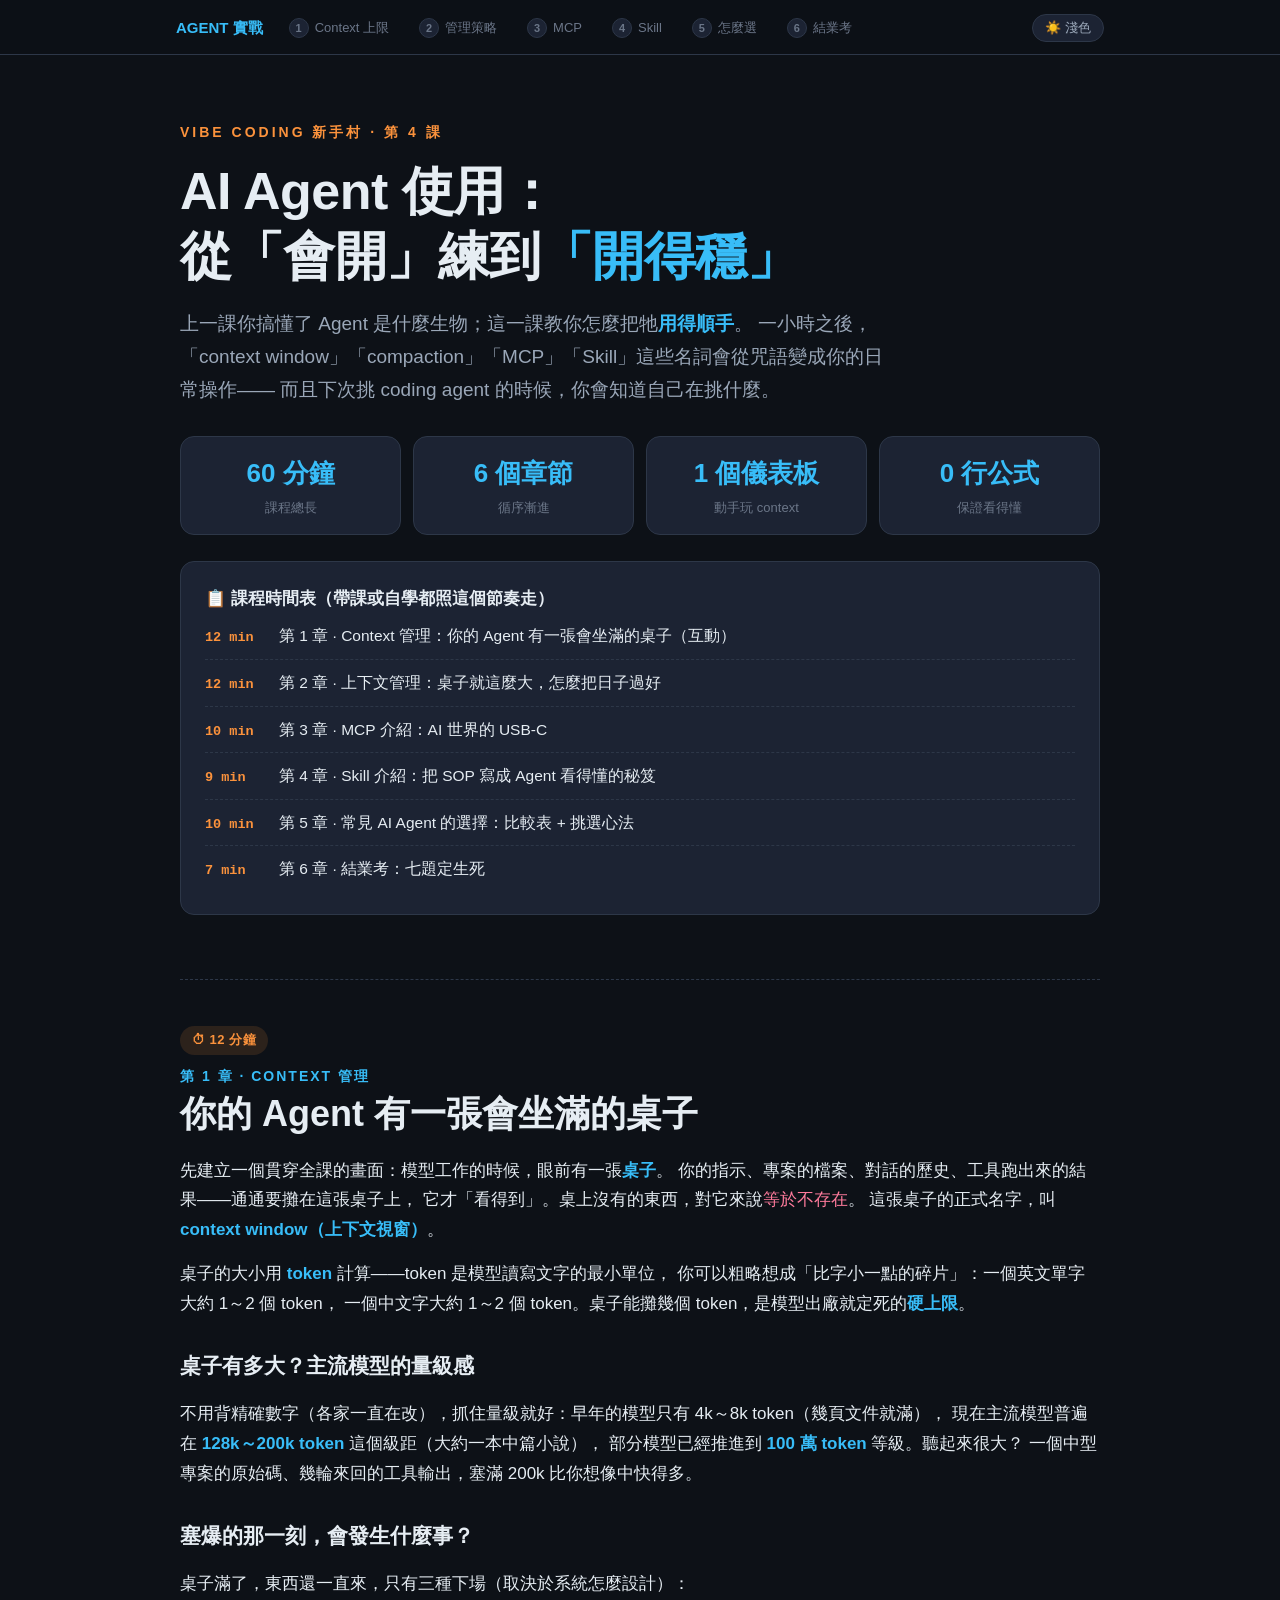
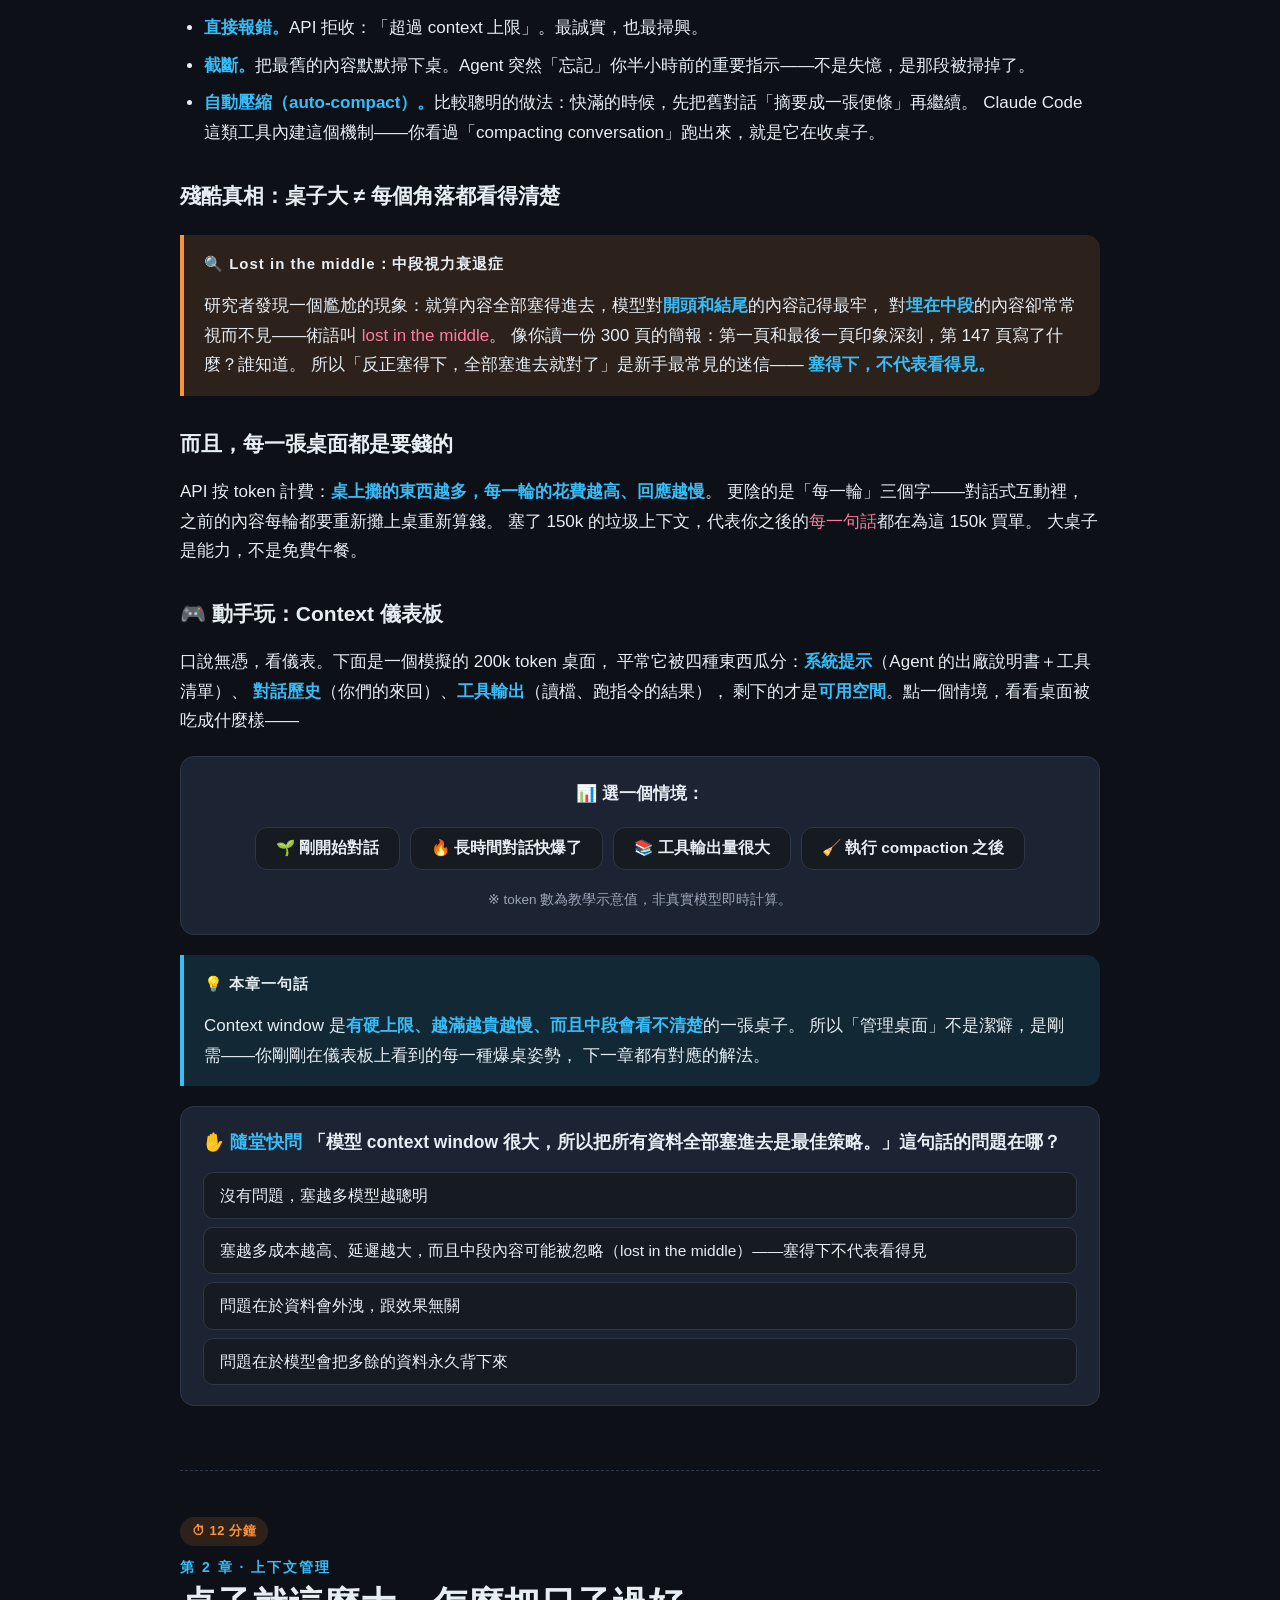
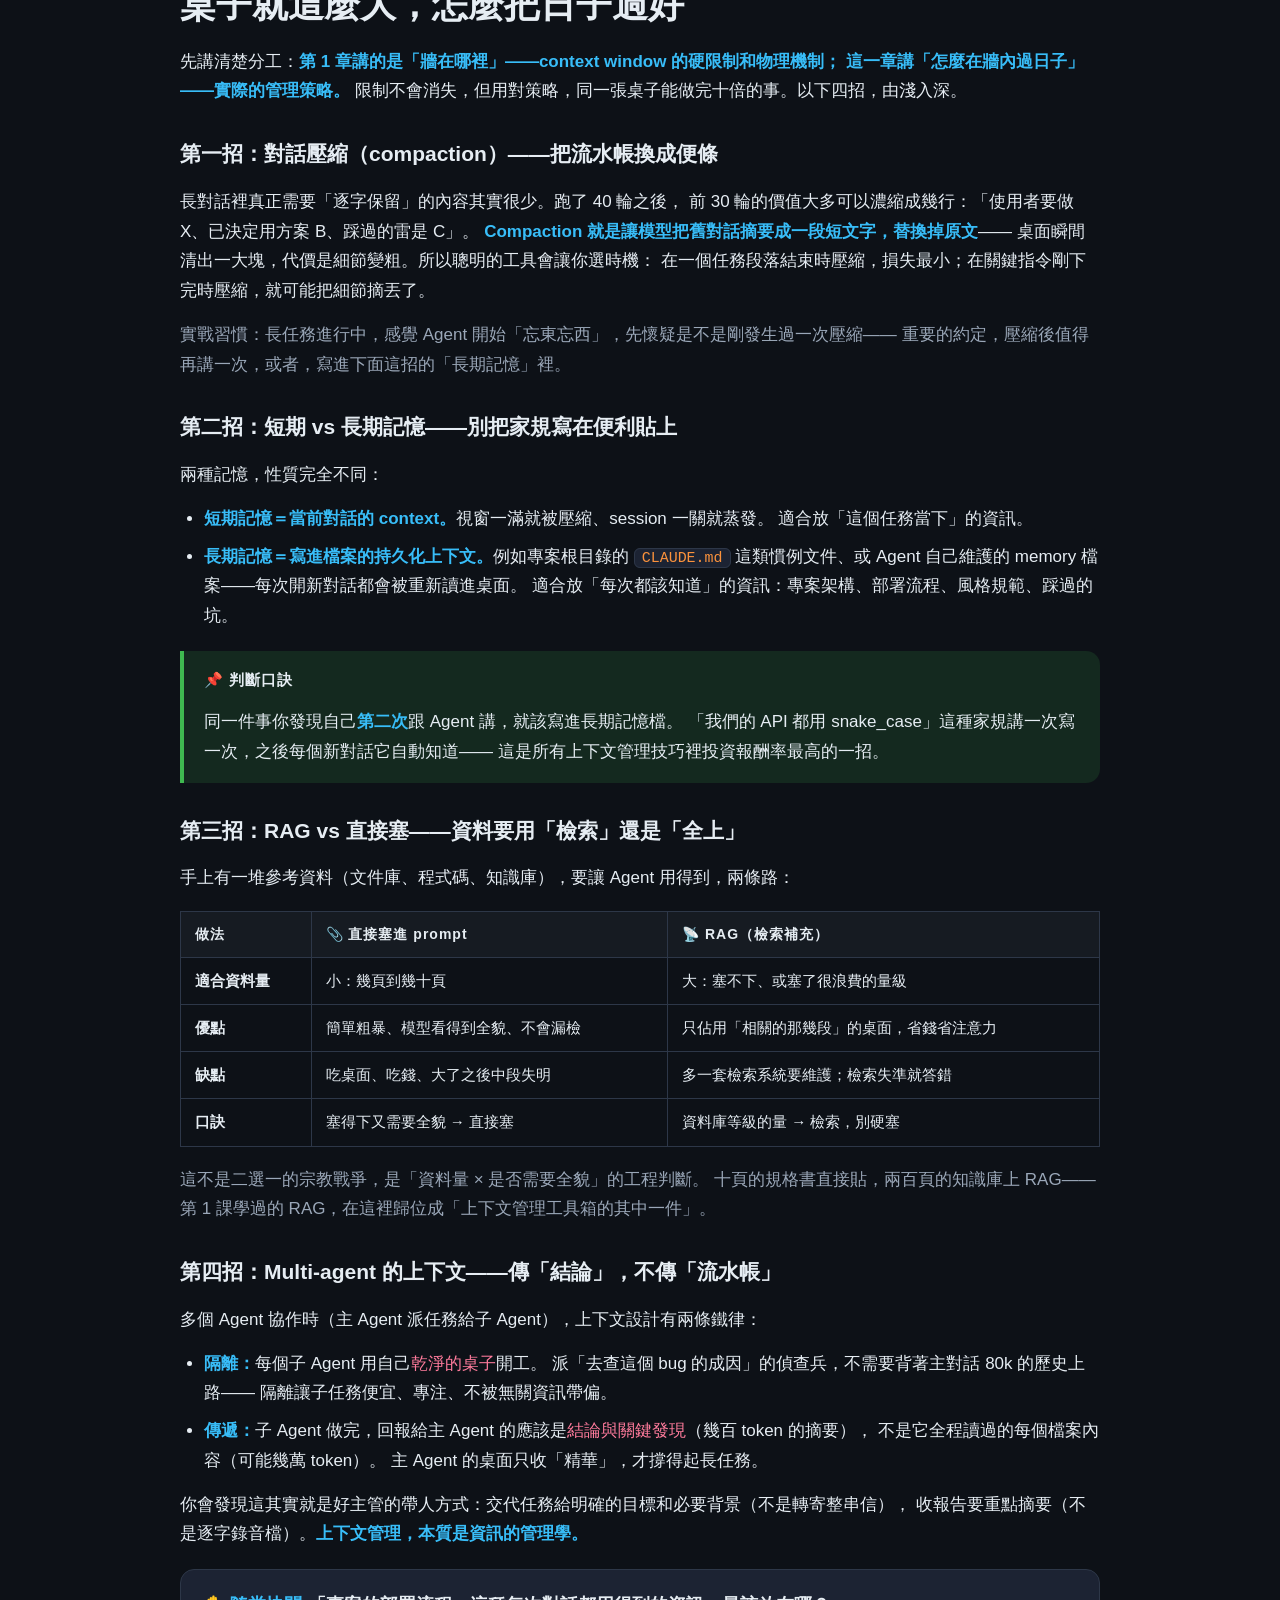
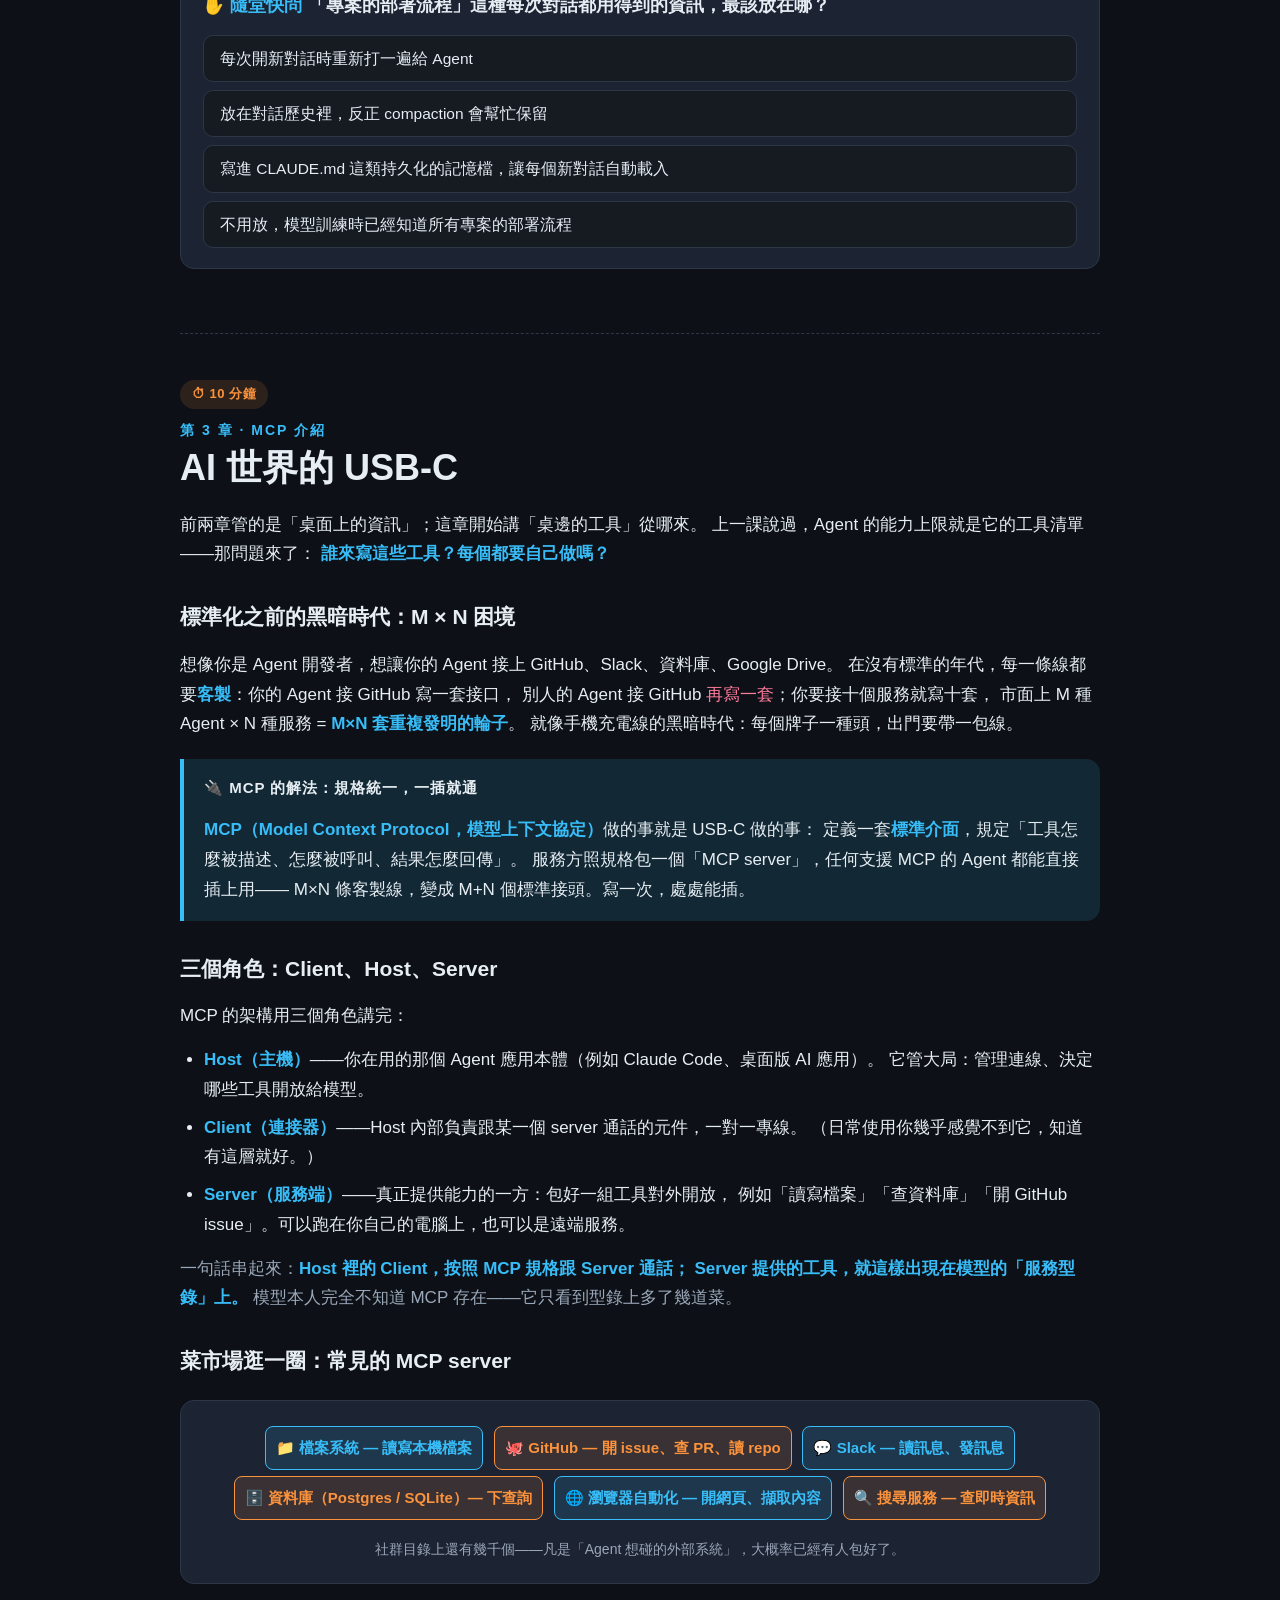
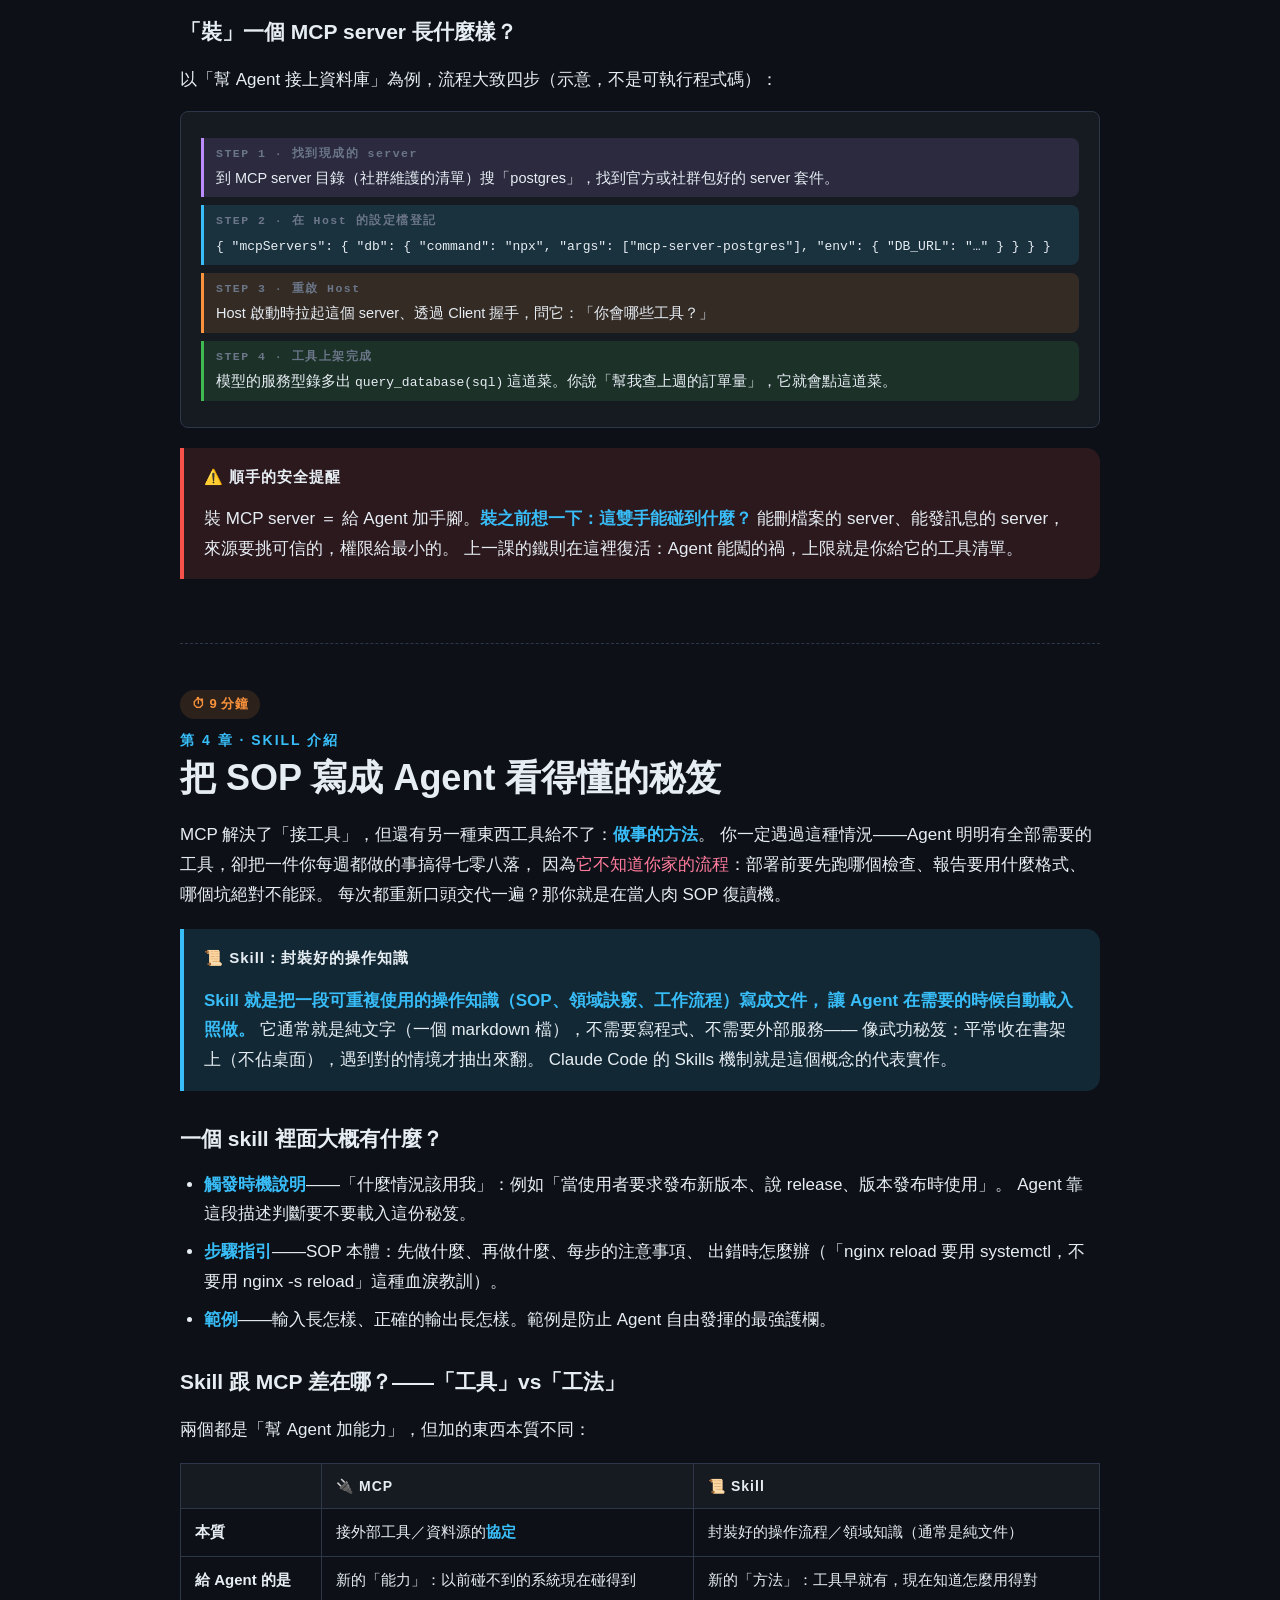
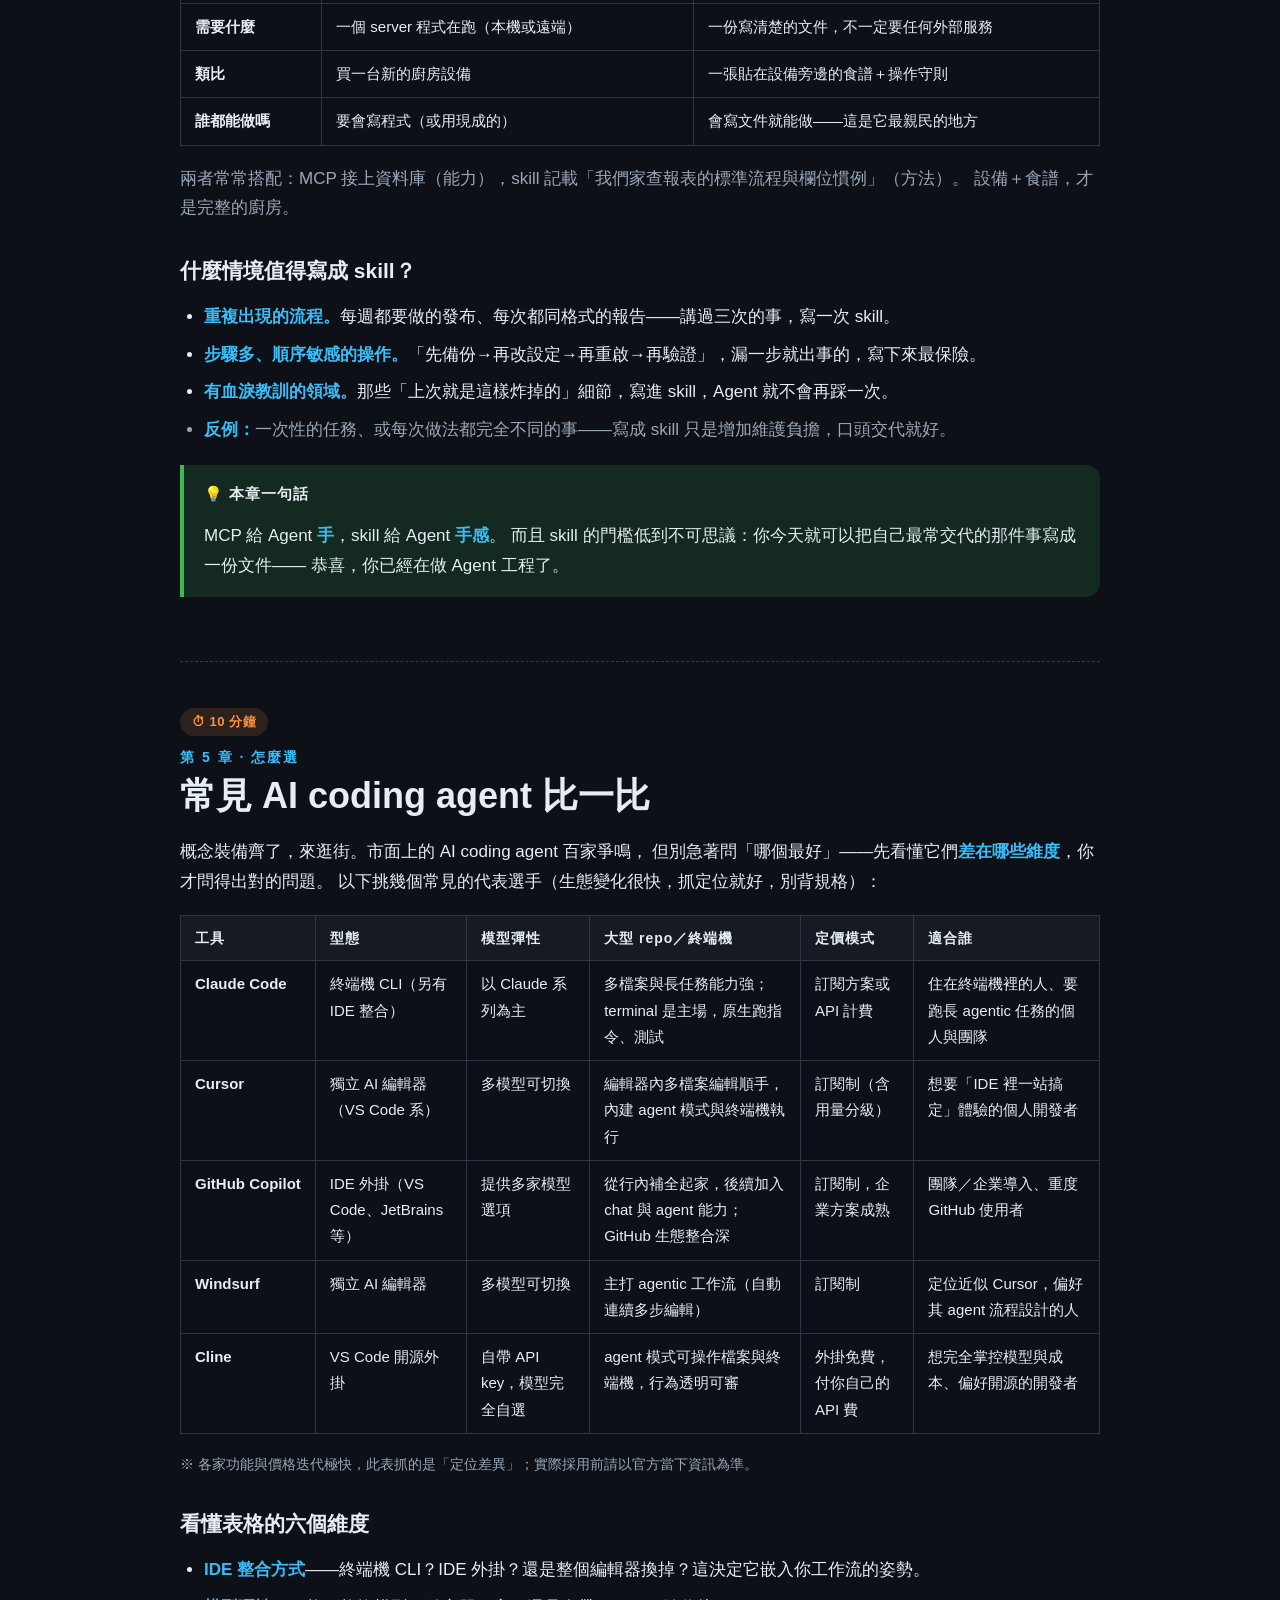
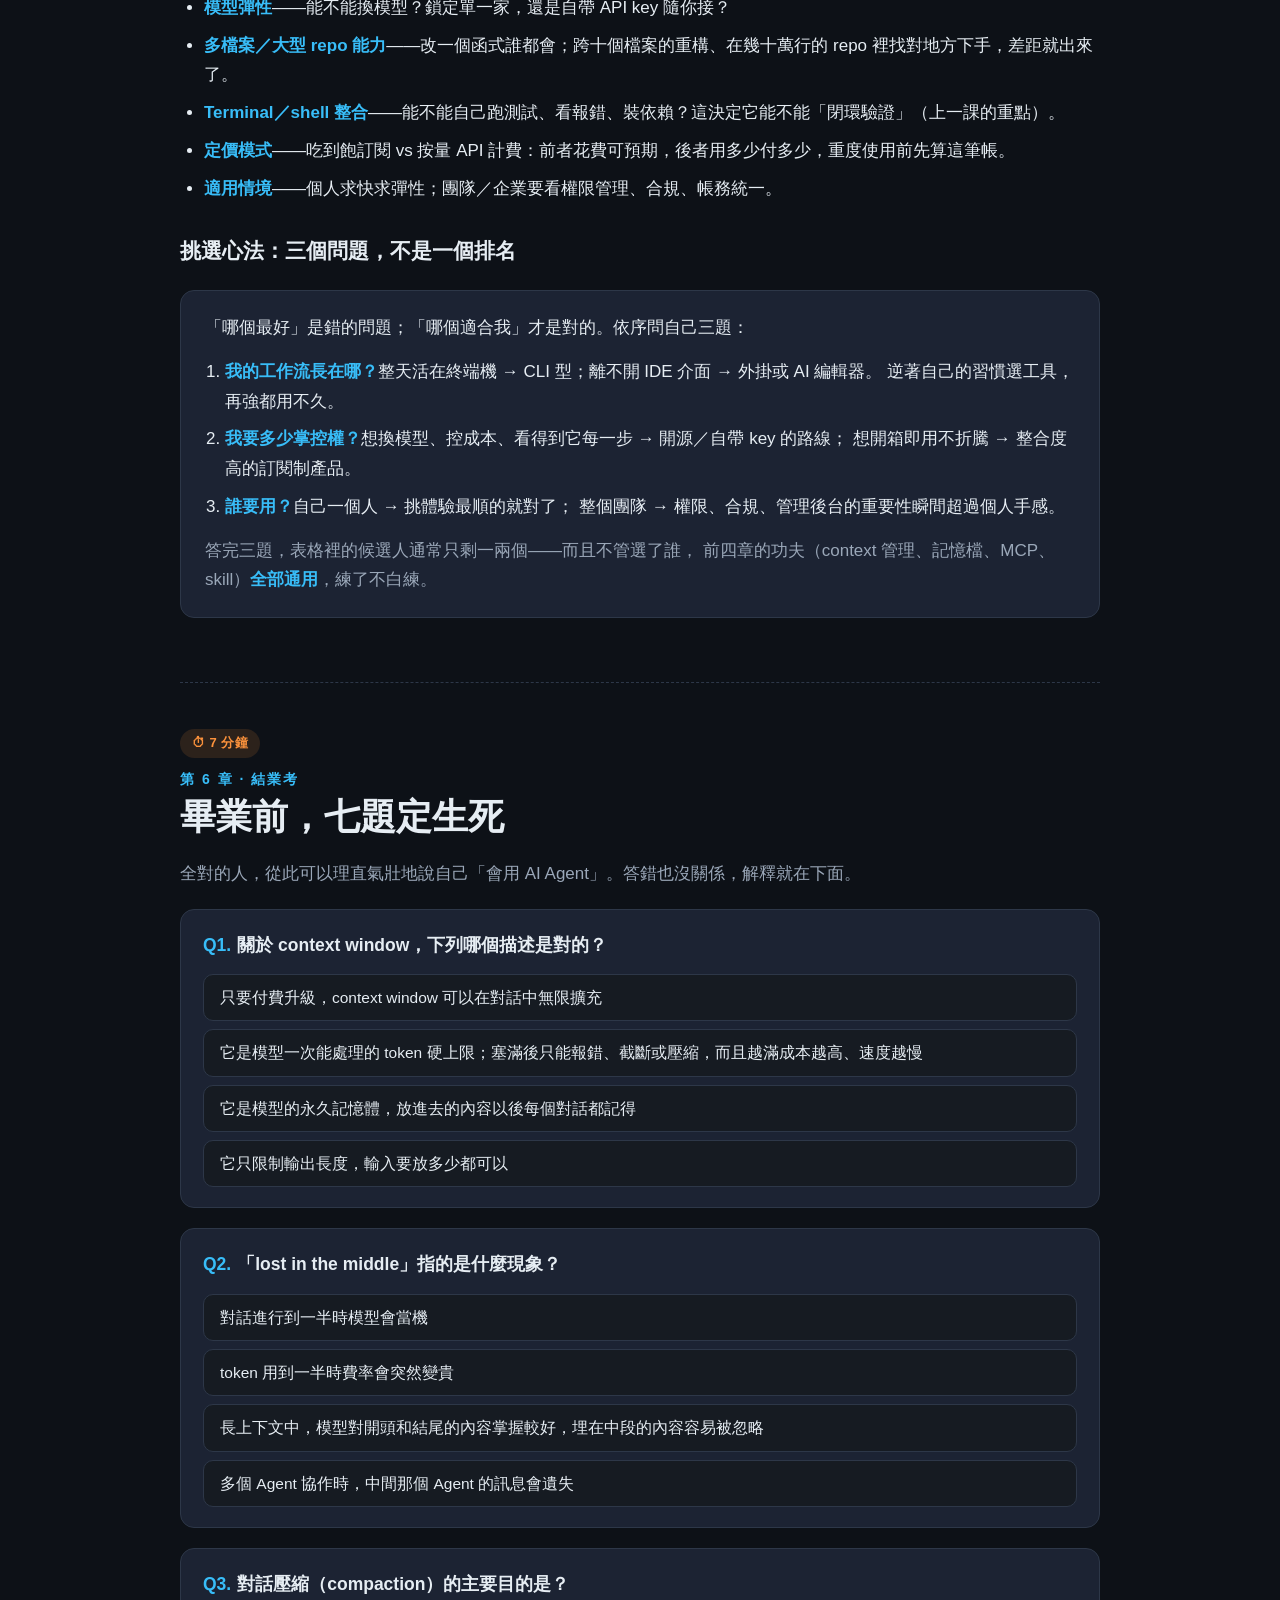
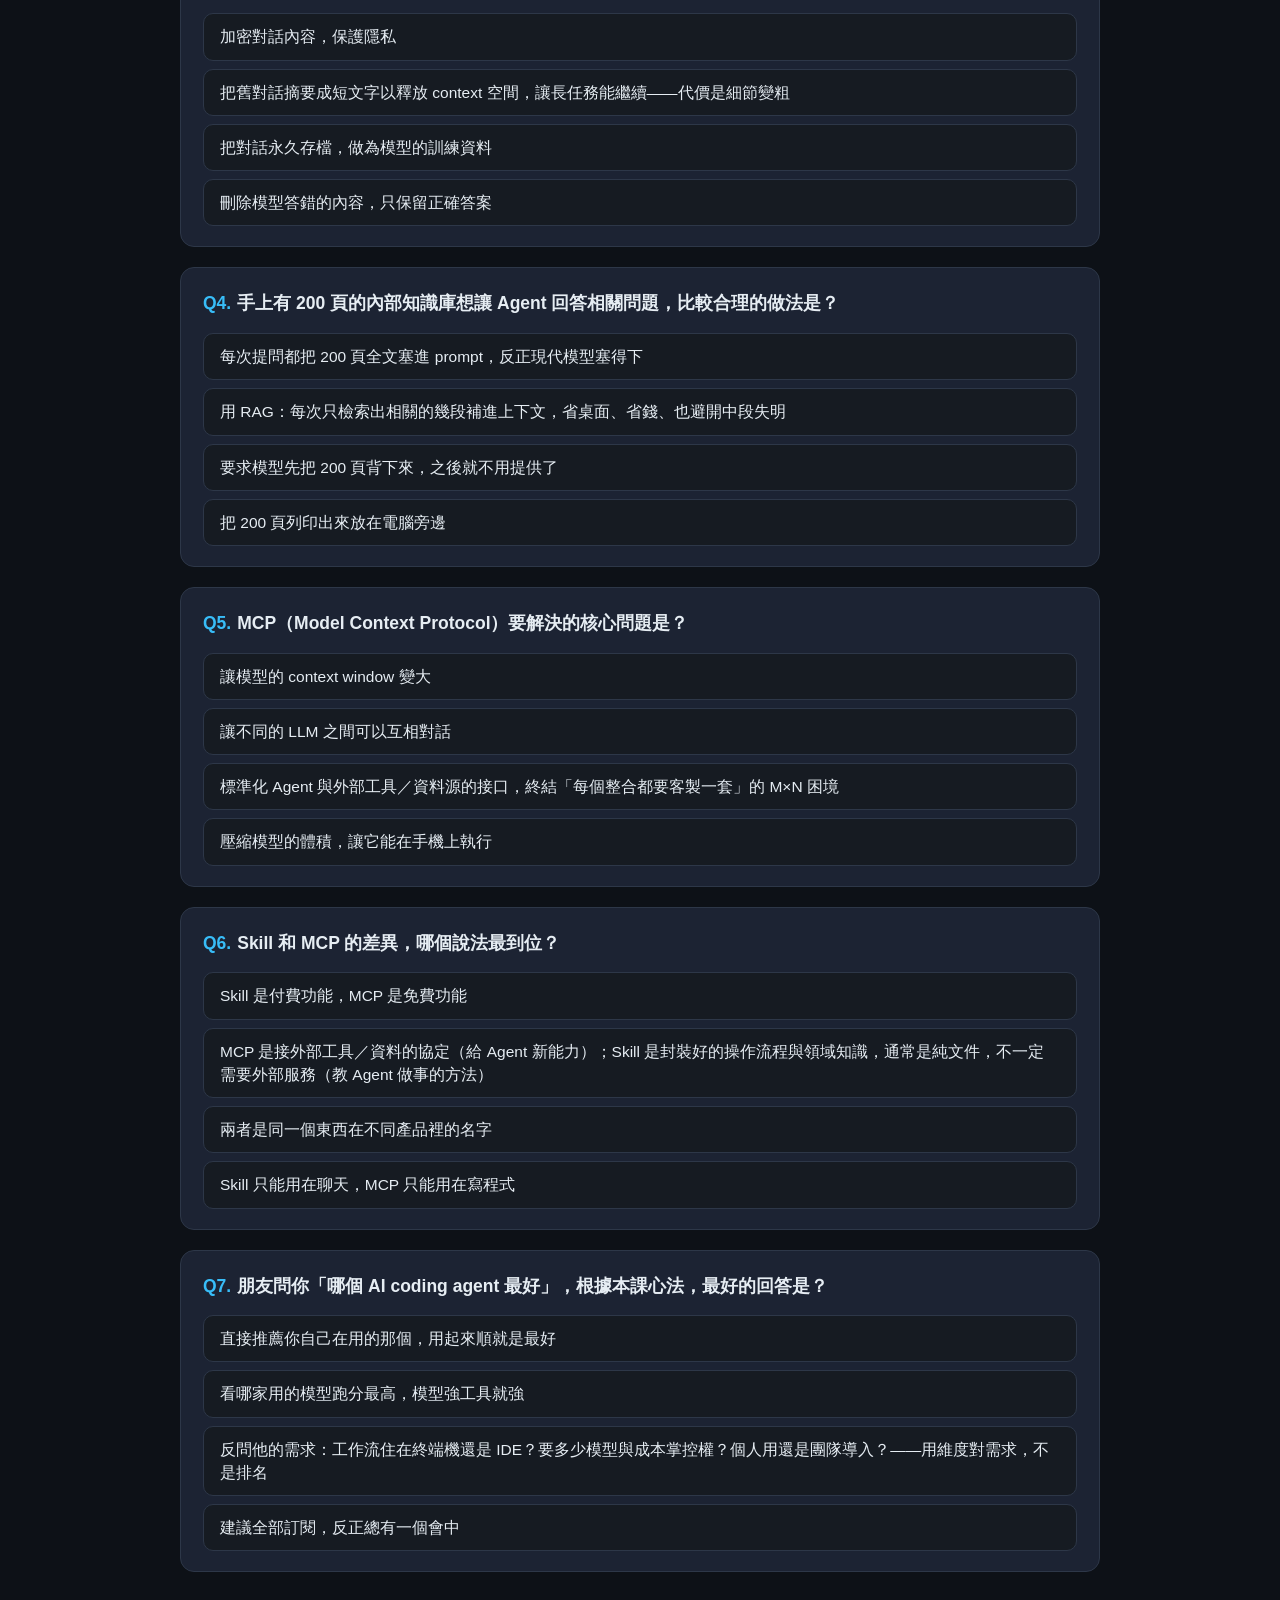
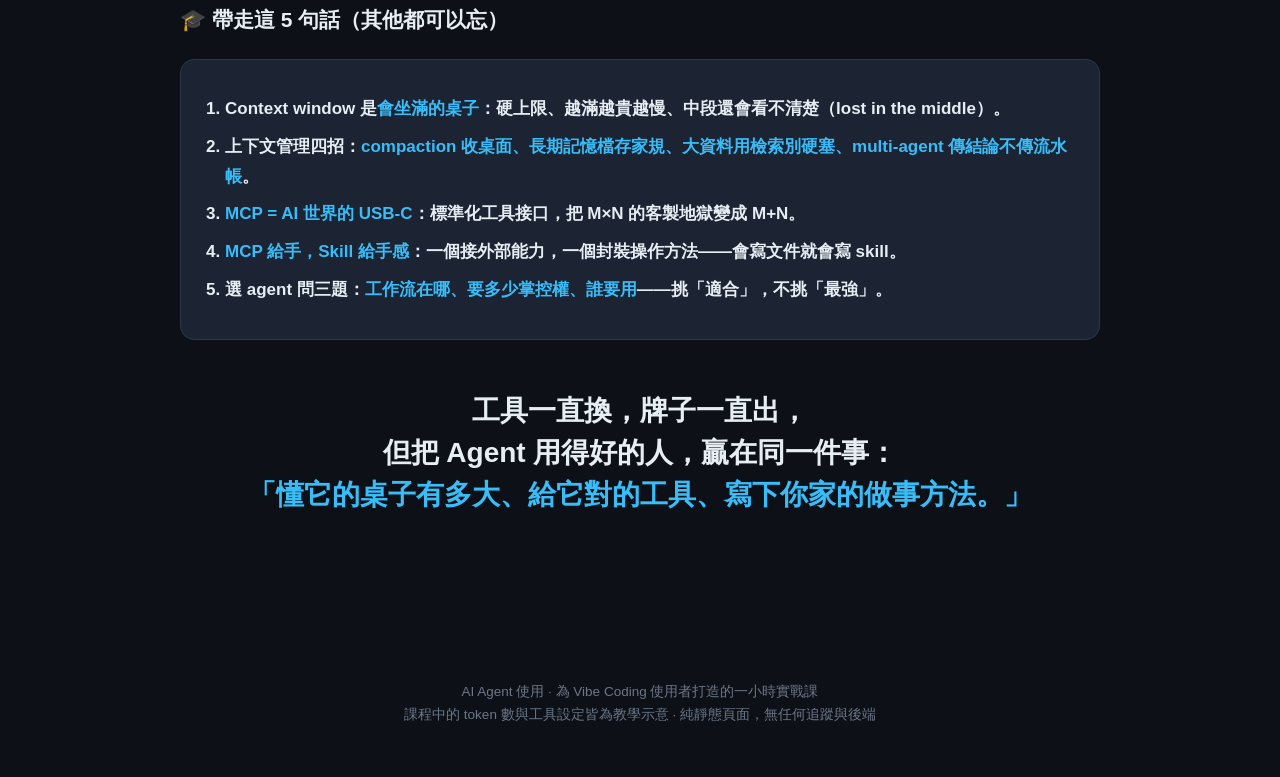
<file: ai-agent-usage.html>
<!DOCTYPE html>
<html lang="zh-Hant">
<head>
<meta charset="UTF-8">
<meta name="viewport" content="width=device-width, initial-scale=1.0">
<title>AI Agent 使用 — 一小時從「會開」練到「開得穩」</title>
<meta name="description" content="給 Vibe Coding 使用者的一小時 AI Agent 實戰課：context window、上下文管理、MCP、Skill、主流 coding agent 怎麼選，全程人話零公式，把每天在用的工具用得更順手。">
<style>
/* ============ 主題變數（深色為預設） ============ */
:root {
  --bg: #0d1117;
  --bg-soft: #161b22;
  --bg-card: #1c2333;
  --bg-card-hover: #232c40;
  --border: #2d3748;
  --text: #e6edf3;
  --text-dim: #9aa7b8;
  --text-faint: #6b7688;
  --accent: #38bdf8;       /* 主色：天藍（儀表板色） */
  --accent-soft: rgba(56, 189, 248, 0.13);
  --accent2: #fb923c;      /* 次色：橘 */
  --accent2-soft: rgba(251, 146, 60, 0.13);
  --green: #3fb950;
  --green-soft: rgba(63, 185, 80, 0.14);
  --red: #f85149;
  --red-soft: rgba(248, 81, 73, 0.13);
  --purple: #bc8cff;
  --purple-soft: rgba(188, 140, 255, 0.13);
  --pink: #ff7b9c;
  --radius: 14px;
  --radius-sm: 8px;
  --mono: "SFMono-Regular", "Cascadia Code", Consolas, "Courier New", monospace;
}
html.light {
  --bg: #f6f8fa;
  --bg-soft: #ffffff;
  --bg-card: #ffffff;
  --bg-card-hover: #f0f3f7;
  --border: #d7dde5;
  --text: #1f2733;
  --text-dim: #4b5768;
  --text-faint: #7b8798;
  --accent: #0284c7;
  --accent2: #ea580c;
  --accent-soft: rgba(2, 132, 199, 0.11);
  --accent2-soft: rgba(234, 88, 12, 0.11);
}

* { margin: 0; padding: 0; box-sizing: border-box; }
html { scroll-behavior: smooth; }
body {
  background: var(--bg);
  color: var(--text);
  font-family: "PingFang TC", "Noto Sans TC", "Microsoft JhengHei", -apple-system, sans-serif;
  line-height: 1.75;
  font-size: 17px;
  -webkit-font-smoothing: antialiased;
}

/* ============ 頂部進度導覽 ============ */
#topnav {
  position: fixed; top: 0; left: 0; right: 0; z-index: 100;
  background: color-mix(in srgb, var(--bg) 88%, transparent);
  backdrop-filter: blur(10px);
  border-bottom: 1px solid var(--border);
}
#scrollbar { height: 3px; background: linear-gradient(90deg, var(--accent), var(--accent2)); width: 0%; transition: width 0.1s linear; }
.nav-inner {
  max-width: 960px; margin: 0 auto; padding: 8px 16px;
  display: flex; align-items: center; gap: 6px; overflow-x: auto;
  scrollbar-width: none;
}
.nav-inner::-webkit-scrollbar { display: none; }
.nav-logo { font-weight: 800; color: var(--accent); white-space: nowrap; margin-right: 8px; font-size: 15px; text-decoration: none; }
.nav-step {
  display: flex; align-items: center; gap: 6px;
  padding: 5px 11px; border-radius: 999px; white-space: nowrap;
  font-size: 13px; color: var(--text-faint); text-decoration: none;
  border: 1px solid transparent; transition: all 0.2s;
}
.nav-step .dot {
  width: 20px; height: 20px; border-radius: 50%; flex: 0 0 auto;
  background: var(--bg-card); border: 1px solid var(--border);
  display: grid; place-items: center; font-size: 11px; font-weight: 700;
}
.nav-step:hover { color: var(--text); background: var(--bg-card); }
.nav-step.active { color: var(--accent); background: var(--accent-soft); border-color: var(--accent); }
.nav-step.active .dot { background: var(--accent); color: #041a26; border-color: var(--accent); }
.nav-step.done .dot { background: var(--green-soft); color: var(--green); border-color: var(--green); }
#theme-toggle {
  margin-left: auto; flex: 0 0 auto; background: var(--bg-card); color: var(--text-dim);
  border: 1px solid var(--border); border-radius: 999px; padding: 4px 12px;
  cursor: pointer; font-size: 13px; font-family: inherit;
}
#theme-toggle:hover { color: var(--text); }

/* ============ 版面 ============ */
main { max-width: 960px; margin: 0 auto; padding: 90px 20px 60px; }
section { padding: 44px 0; border-bottom: 1px dashed var(--border); scroll-margin-top: 70px; }
section:last-of-type { border-bottom: none; }

.time-badge {
  display: inline-flex; align-items: center; gap: 6px;
  background: var(--accent2-soft); color: var(--accent2);
  font-size: 13px; font-weight: 700; padding: 3px 12px; border-radius: 999px;
  margin-bottom: 12px; letter-spacing: 0.5px;
}
h1 { font-size: clamp(30px, 6vw, 52px); line-height: 1.25; font-weight: 900; letter-spacing: -0.5px; }
h2 { font-size: clamp(24px, 4.5vw, 36px); line-height: 1.3; font-weight: 800; margin-bottom: 18px; }
h3 { font-size: 21px; font-weight: 700; margin: 30px 0 10px; }
h2 .kicker { display: block; font-size: 14px; color: var(--accent); letter-spacing: 2px; font-weight: 700; margin-bottom: 6px; }
p { margin: 14px 0; color: var(--text); }
p.dim, li.dim { color: var(--text-dim); }
strong { color: var(--accent); font-weight: 700; }
em { color: var(--pink); font-style: normal; }
ul, ol { margin: 12px 0 12px 24px; }
li { margin: 8px 0; }
code { font-family: var(--mono); background: var(--bg-card); border: 1px solid var(--border); padding: 1px 7px; border-radius: 6px; font-size: 0.88em; color: var(--accent2); }

.card {
  background: var(--bg-card); border: 1px solid var(--border);
  border-radius: var(--radius); padding: 22px 24px; margin: 20px 0;
}
.callout { border-left: 4px solid var(--accent); background: var(--accent-soft); border-radius: 0 var(--radius) var(--radius) 0; padding: 16px 20px; margin: 20px 0; }
.callout.orange { border-left-color: var(--accent2); background: var(--accent2-soft); }
.callout.red { border-left-color: var(--red); background: var(--red-soft); }
.callout.green { border-left-color: var(--green); background: var(--green-soft); }
.callout.purple { border-left-color: var(--purple); background: var(--purple-soft); }
.callout p:first-child { margin-top: 0; }
.callout p:last-child { margin-bottom: 0; }
.callout-title { font-weight: 800; font-size: 15px; letter-spacing: 1px; margin-bottom: 6px; display: block; }

button.primary {
  background: var(--accent); color: #041a26; border: none; font-family: inherit;
  font-size: 16px; font-weight: 800; padding: 11px 26px; border-radius: 999px;
  cursor: pointer; transition: transform 0.12s, filter 0.2s;
}
button.primary:hover { filter: brightness(1.1); transform: translateY(-1px); }
button.primary:active { transform: translateY(1px); }
button.primary:disabled { opacity: 0.35; cursor: not-allowed; transform: none; }
button.ghost {
  background: transparent; color: var(--text-dim); border: 1px solid var(--border);
  font-family: inherit; font-size: 15px; padding: 10px 20px; border-radius: 999px; cursor: pointer;
}
button.ghost:hover { color: var(--text); border-color: var(--text-dim); }

/* ============ Hero ============ */
#hero { padding-top: 30px; border-bottom: 1px dashed var(--border); }
.hero-tag { color: var(--accent2); font-weight: 700; letter-spacing: 3px; font-size: 14px; margin-bottom: 14px; }
.hero-sub { font-size: 19px; color: var(--text-dim); margin-top: 18px; max-width: 720px; }
.hero-grid { display: grid; grid-template-columns: repeat(auto-fit, minmax(150px, 1fr)); gap: 12px; margin-top: 30px; }
.hero-stat { background: var(--bg-card); border: 1px solid var(--border); border-radius: var(--radius); padding: 14px 16px; text-align: center; }
.hero-stat .num { font-size: 26px; font-weight: 900; color: var(--accent); }
.hero-stat .lbl { font-size: 13px; color: var(--text-faint); }
.agenda { margin-top: 26px; }
.agenda-row { display: flex; gap: 12px; align-items: baseline; padding: 9px 0; border-bottom: 1px dashed var(--border); font-size: 15.5px; }
.agenda-row:last-child { border-bottom: none; }
.agenda-row .t { flex: 0 0 62px; color: var(--accent2); font-weight: 700; font-family: var(--mono); font-size: 13.5px; }
.agenda-row a { color: var(--text); text-decoration: none; }
.agenda-row a:hover { color: var(--accent); }

/* ============ 標籤晶片 ============ */
.chunk {
  display: inline-block; padding: 3px 10px; margin: 3px; border-radius: 8px;
  background: var(--accent-soft); border: 1px solid var(--accent);
  color: var(--accent); font-weight: 700; font-size: 15px;
}
.chunk.hot { background: var(--accent2-soft); border-color: var(--accent2); color: var(--accent2); }
.chunk.new { background: var(--green-soft); border-color: var(--green); color: var(--green); animation: pop 0.4s; }
.chunk.bad { background: var(--red-soft); border-color: var(--red); color: var(--red); }
@keyframes pop { 0% { transform: scale(0.4); opacity: 0; } 70% { transform: scale(1.15); } 100% { transform: scale(1); opacity: 1; } }

/* ============ Context budget 實驗室 ============ */
.lab-questions { display: flex; flex-wrap: wrap; gap: 10px; justify-content: center; margin: 18px 0; }
.lab-q-btn {
  background: var(--bg-soft); border: 1px solid var(--border); color: var(--text);
  font-family: inherit; font-size: 15.5px; font-weight: 700; padding: 10px 20px;
  border-radius: 12px; cursor: pointer; transition: all 0.15s;
}
.lab-q-btn:hover { border-color: var(--accent); color: var(--accent); transform: translateY(-2px); }
.lab-q-btn.picked { border-color: var(--accent); background: var(--accent-soft); color: var(--accent); }

.ctx-window {
  display: flex; height: 40px; border-radius: 999px; overflow: hidden;
  background: var(--bg-soft); border: 1px solid var(--border); margin: 16px 0 8px;
}
.ctx-seg {
  height: 100%; width: 0%;
  transition: width 0.7s cubic-bezier(0.2, 0.8, 0.2, 1);
  display: grid; place-items: center;
  font-size: 12px; font-weight: 800; color: #0b0e14; white-space: nowrap; overflow: hidden;
}
.ctx-seg.sys { background: var(--purple); }
.ctx-seg.hist { background: var(--accent); }
.ctx-seg.tool { background: var(--accent2); }
.ctx-legend { display: flex; flex-wrap: wrap; gap: 14px; font-size: 13.5px; color: var(--text-dim); margin-bottom: 6px; }
.ctx-legend .sw { display: inline-block; width: 12px; height: 12px; border-radius: 3px; margin-right: 5px; vertical-align: -1px; }
.ctx-meter { text-align: center; font-family: var(--mono); font-size: 14px; color: var(--text-dim); margin: 6px 0 2px; }
.ctx-meter .pct { font-size: 19px; font-weight: 800; color: var(--accent); }
.ctx-meter.danger .pct { color: var(--red); }
.ctx-grid { display: grid; grid-template-columns: repeat(4, 1fr); gap: 10px; margin-top: 14px; }
.ctx-cell { background: var(--bg-soft); border: 1px solid var(--border); border-radius: var(--radius-sm); padding: 10px 12px; text-align: center; }
.ctx-cell h4 { font-size: 13px; color: var(--text-dim); font-weight: 700; margin-bottom: 2px; }
.ctx-cell .val { font-family: var(--mono); font-size: 16px; font-weight: 800; }
.ctx-comment { margin-top: 14px; border: 1px solid var(--accent); background: var(--accent-soft); border-radius: var(--radius-sm); padding: 14px 16px; font-size: 15.5px; animation: pop 0.3s; }
@media (max-width: 640px) { .ctx-grid { grid-template-columns: 1fr 1fr; } }

/* ============ 紙條／流程示意 ============ */
.prompt-sheet { background: var(--bg-soft); border: 1px solid var(--border); border-radius: var(--radius-sm); padding: 18px 20px; font-size: 14.5px; margin: 16px 0; }
.prompt-sheet .seg { border-left: 3px solid var(--border); padding: 6px 12px; margin: 8px 0; border-radius: 0 8px 8px 0; }
.prompt-sheet .seg.sys { border-left-color: var(--purple); background: var(--purple-soft); }
.prompt-sheet .seg.model { border-left-color: var(--accent); background: var(--accent-soft); }
.prompt-sheet .seg.exec { border-left-color: var(--accent2); background: var(--accent2-soft); }
.prompt-sheet .seg.result { border-left-color: var(--green); background: var(--green-soft); }
.prompt-sheet .seg-tag { font-size: 11.5px; font-weight: 800; letter-spacing: 1.5px; font-family: var(--mono); display: block; margin-bottom: 2px; color: var(--text-faint); }
.prompt-sheet .mono { font-family: var(--mono); font-size: 13px; }

/* ============ 測驗 ============ */
.quiz { border: 1px solid var(--border); border-radius: var(--radius); padding: 20px 22px; margin: 20px 0; background: var(--bg-card); }
.quiz-q { font-weight: 800; font-size: 17.5px; margin-bottom: 14px; }
.quiz-q .qnum { color: var(--accent); margin-right: 6px; }
.quiz-opts { display: flex; flex-direction: column; gap: 8px; }
.quiz-opt {
  text-align: left; background: var(--bg-soft); border: 1px solid var(--border); color: var(--text);
  font-family: inherit; font-size: 15.5px; padding: 11px 16px; border-radius: 10px; cursor: pointer;
  transition: all 0.15s; line-height: 1.5;
}
.quiz-opt:hover:not(:disabled) { border-color: var(--accent2); }
.quiz-opt:disabled { cursor: default; }
.quiz-opt.correct { border-color: var(--green); background: var(--green-soft); color: var(--green); font-weight: 700; }
.quiz-opt.wrong { border-color: var(--red); background: var(--red-soft); color: var(--red); }
.quiz-expl { margin-top: 12px; font-size: 15px; color: var(--text-dim); display: none; border-top: 1px dashed var(--border); padding-top: 12px; }
.quiz-expl.show { display: block; animation: pop 0.3s; }
.quiz-expl .verdict { font-weight: 900; }

/* ============ 對照表 ============ */
.table-wrap { overflow-x: auto; margin: 18px 0; }
table.cmp { width: 100%; border-collapse: collapse; font-size: 15px; }
table.cmp th, table.cmp td { border: 1px solid var(--border); padding: 10px 14px; text-align: left; vertical-align: top; }
table.cmp th { background: var(--bg-soft); font-size: 14px; letter-spacing: 1px; }
table.cmp td:first-child { font-weight: 700; white-space: nowrap; }

.big-quote { font-size: clamp(20px, 3.6vw, 28px); font-weight: 900; text-align: center; padding: 30px 18px; line-height: 1.5; }
.big-quote .hl { color: var(--accent); }

footer { text-align: center; color: var(--text-faint); font-size: 13.5px; padding: 30px 16px 50px; }

@media (max-width: 640px) {
  body { font-size: 16px; }
  .nav-step span.nm { display: none; }
}
</style>
</head>
<body>

<nav id="topnav">
  <div id="scrollbar"></div>
  <div class="nav-inner">
    <a class="nav-logo" href="#hero">AGENT&nbsp;實戰</a>
    <a class="nav-step" href="#s1" data-sec="s1"><span class="dot">1</span><span class="nm">Context 上限</span></a>
    <a class="nav-step" href="#s2" data-sec="s2"><span class="dot">2</span><span class="nm">管理策略</span></a>
    <a class="nav-step" href="#s3" data-sec="s3"><span class="dot">3</span><span class="nm">MCP</span></a>
    <a class="nav-step" href="#s4" data-sec="s4"><span class="dot">4</span><span class="nm">Skill</span></a>
    <a class="nav-step" href="#s5" data-sec="s5"><span class="dot">5</span><span class="nm">怎麼選</span></a>
    <a class="nav-step" href="#s6" data-sec="s6"><span class="dot">6</span><span class="nm">結業考</span></a>
    <button id="theme-toggle" title="切換深淺色">☀️ 淺色</button>
  </div>
</nav>

<main>

<!-- ================================================================ -->
<!-- HERO -->
<!-- ================================================================ -->
<section id="hero">
  <div class="hero-tag">VIBE CODING 新手村 · 第 4 課</div>
  <h1>AI Agent 使用：<br>從「會開」練到<span style="color:var(--accent)">「開得穩」</span></h1>
  <p class="hero-sub">
    上一課你搞懂了 Agent 是什麼生物；這一課教你怎麼把牠<strong>用得順手</strong>。
    一小時之後，「context window」「compaction」「MCP」「Skill」這些名詞會從咒語變成你的日常操作——
    而且下次挑 coding agent 的時候，你會知道自己在挑什麼。
  </p>
  <div class="hero-grid">
    <div class="hero-stat"><div class="num">60 分鐘</div><div class="lbl">課程總長</div></div>
    <div class="hero-stat"><div class="num">6 個章節</div><div class="lbl">循序漸進</div></div>
    <div class="hero-stat"><div class="num">1 個儀表板</div><div class="lbl">動手玩 context</div></div>
    <div class="hero-stat"><div class="num">0 行公式</div><div class="lbl">保證看得懂</div></div>
  </div>

  <div class="card agenda">
    <strong style="color:var(--text)">📋 課程時間表（帶課或自學都照這個節奏走）</strong>
    <div class="agenda-row"><span class="t">12 min</span><a href="#s1">第 1 章 · Context 管理：你的 Agent 有一張會坐滿的桌子（互動）</a></div>
    <div class="agenda-row"><span class="t">12 min</span><a href="#s2">第 2 章 · 上下文管理：桌子就這麼大，怎麼把日子過好</a></div>
    <div class="agenda-row"><span class="t">10 min</span><a href="#s3">第 3 章 · MCP 介紹：AI 世界的 USB-C</a></div>
    <div class="agenda-row"><span class="t">9 min</span><a href="#s4">第 4 章 · Skill 介紹：把 SOP 寫成 Agent 看得懂的秘笈</a></div>
    <div class="agenda-row"><span class="t">10 min</span><a href="#s5">第 5 章 · 常見 AI Agent 的選擇：比較表 + 挑選心法</a></div>
    <div class="agenda-row"><span class="t">7 min</span><a href="#s6">第 6 章 · 結業考：七題定生死</a></div>
  </div>
</section>

<!-- ================================================================ -->
<!-- 第 1 章：Context 管理 -->
<!-- ================================================================ -->
<section id="s1">
  <span class="time-badge">⏱ 12 分鐘</span>
  <h2><span class="kicker">第 1 章 · CONTEXT 管理</span>你的 Agent 有一張會坐滿的桌子</h2>

  <p>
    先建立一個貫穿全課的畫面：模型工作的時候，眼前有一張<strong>桌子</strong>。
    你的指示、專案的檔案、對話的歷史、工具跑出來的結果——通通要攤在這張桌子上，
    它才「看得到」。桌上沒有的東西，對它來說<em>等於不存在</em>。
    這張桌子的正式名字，叫 <strong>context window（上下文視窗）</strong>。
  </p>
  <p>
    桌子的大小用 <strong>token</strong> 計算——token 是模型讀寫文字的最小單位，
    你可以粗略想成「比字小一點的碎片」：一個英文單字大約 1～2 個 token，
    一個中文字大約 1～2 個 token。桌子能攤幾個 token，是模型出廠就定死的<strong>硬上限</strong>。
  </p>

  <h3>桌子有多大？主流模型的量級感</h3>
  <p>
    不用背精確數字（各家一直在改），抓住量級就好：早年的模型只有 4k～8k token（幾頁文件就滿），
    現在主流模型普遍在 <strong>128k～200k token</strong> 這個級距（大約一本中篇小說），
    部分模型已經推進到 <strong>100 萬 token</strong> 等級。聽起來很大？
    一個中型專案的原始碼、幾輪來回的工具輸出，塞滿 200k 比你想像中快得多。
  </p>

  <h3>塞爆的那一刻，會發生什麼事？</h3>
  <p>桌子滿了，東西還一直來，只有三種下場（取決於系統怎麼設計）：</p>
  <ul>
    <li><strong>直接報錯。</strong>API 拒收：「超過 context 上限」。最誠實，也最掃興。</li>
    <li><strong>截斷。</strong>把最舊的內容默默掃下桌。Agent 突然「忘記」你半小時前的重要指示——不是失憶，是那段被掃掉了。</li>
    <li><strong>自動壓縮（auto-compact）。</strong>比較聰明的做法：快滿的時候，先把舊對話「摘要成一張便條」再繼續。
      Claude Code 這類工具內建這個機制——你看過「compacting conversation」跑出來，就是它在收桌子。</li>
  </ul>

  <h3>殘酷真相：桌子大 ≠ 每個角落都看得清楚</h3>
  <div class="callout orange">
    <span class="callout-title">🔍 Lost in the middle：中段視力衰退症</span>
    <p>
      研究者發現一個尷尬的現象：就算內容全部塞得進去，模型對<strong>開頭和結尾</strong>的內容記得最牢，
      對<strong>埋在中段</strong>的內容卻常常視而不見——術語叫 <em>lost in the middle</em>。
      像你讀一份 300 頁的簡報：第一頁和最後一頁印象深刻，第 147 頁寫了什麼？誰知道。
      所以「反正塞得下，全部塞進去就對了」是新手最常見的迷信——
      <strong>塞得下，不代表看得見。</strong>
    </p>
  </div>

  <h3>而且，每一張桌面都是要錢的</h3>
  <p>
    API 按 token 計費：<strong>桌上攤的東西越多，每一輪的花費越高、回應越慢</strong>。
    更陰的是「每一輪」三個字——對話式互動裡，之前的內容每輪都要重新攤上桌重新算錢。
    塞了 150k 的垃圾上下文，代表你之後的<em>每一句話</em>都在為這 150k 買單。
    大桌子是能力，不是免費午餐。
  </p>

  <h3>🎮 動手玩：Context 儀表板</h3>
  <p>
    口說無憑，看儀表。下面是一個模擬的 200k token 桌面，
    平常它被四種東西瓜分：<strong>系統提示</strong>（Agent 的出廠說明書＋工具清單）、
    <strong>對話歷史</strong>（你們的來回）、<strong>工具輸出</strong>（讀檔、跑指令的結果），
    剩下的才是<strong>可用空間</strong>。點一個情境，看看桌面被吃成什麼樣——
  </p>

  <div class="card" id="ctxlab">
    <p style="font-weight:800; margin-top:0; text-align:center;">📊 選一個情境：</p>
    <div class="lab-questions" id="ctx-buttons"></div>
    <div id="ctx-output" style="display:none;">
      <div class="ctx-legend">
        <span><span class="sw" style="background:var(--purple)"></span>系統提示</span>
        <span><span class="sw" style="background:var(--accent)"></span>對話歷史</span>
        <span><span class="sw" style="background:var(--accent2)"></span>工具輸出</span>
        <span><span class="sw" style="background:var(--bg-soft); border:1px dashed var(--border)"></span>剩餘空間</span>
      </div>
      <div class="ctx-window">
        <div class="ctx-seg sys" id="ctx-seg-sys"></div>
        <div class="ctx-seg hist" id="ctx-seg-hist"></div>
        <div class="ctx-seg tool" id="ctx-seg-tool"></div>
      </div>
      <div class="ctx-meter" id="ctx-meter"></div>
      <div class="ctx-grid">
        <div class="ctx-cell"><h4>🟣 系統提示</h4><div class="val" id="ctx-val-sys"></div></div>
        <div class="ctx-cell"><h4>🔵 對話歷史</h4><div class="val" id="ctx-val-hist"></div></div>
        <div class="ctx-cell"><h4>🟠 工具輸出</h4><div class="val" id="ctx-val-tool"></div></div>
        <div class="ctx-cell"><h4>⬜ 剩餘空間</h4><div class="val" id="ctx-val-free"></div></div>
      </div>
      <div class="ctx-comment" id="ctx-comment"></div>
    </div>
    <p class="dim" style="font-size:13.5px; text-align:center; margin-top:14px; margin-bottom:0;">
      ※ token 數為教學示意值，非真實模型即時計算。
    </p>
  </div>

  <div class="callout">
    <span class="callout-title">💡 本章一句話</span>
    <p>
      Context window 是<strong>有硬上限、越滿越貴越慢、而且中段會看不清楚</strong>的一張桌子。
      所以「管理桌面」不是潔癖，是剛需——你剛剛在儀表板上看到的每一種爆桌姿勢，
      下一章都有對應的解法。
    </p>
  </div>

  <!-- 隨堂測驗 -->
  <div class="quiz" data-quiz>
    <div class="quiz-q"><span class="qnum">✋ 隨堂快問</span>「模型 context window 很大，所以把所有資料全部塞進去是最佳策略。」這句話的問題在哪？</div>
    <div class="quiz-opts">
      <button class="quiz-opt" data-a="0">沒有問題，塞越多模型越聰明</button>
      <button class="quiz-opt" data-a="1">塞越多成本越高、延遲越大，而且中段內容可能被忽略（lost in the middle）——塞得下不代表看得見</button>
      <button class="quiz-opt" data-a="0">問題在於資料會外洩，跟效果無關</button>
      <button class="quiz-opt" data-a="0">問題在於模型會把多餘的資料永久背下來</button>
    </div>
    <div class="quiz-expl">
      <span class="verdict"></span>
      三個代價一起記：<strong>錢</strong>（token 計費、每輪重算）、<strong>速度</strong>（越長越慢）、
      <strong>注意力</strong>（中段視力衰退）。大桌子是空間，不是保證——這就是要「主動管理」的原因。
    </div>
  </div>
</section>

<!-- ================================================================ -->
<!-- 第 2 章：上下文管理 -->
<!-- ================================================================ -->
<section id="s2">
  <span class="time-badge">⏱ 12 分鐘</span>
  <h2><span class="kicker">第 2 章 · 上下文管理</span>桌子就這麼大，怎麼把日子過好</h2>

  <p>
    先講清楚分工：<strong>第 1 章講的是「牆在哪裡」——context window 的硬限制和物理機制；
    這一章講「怎麼在牆內過日子」——實際的管理策略。</strong>
    限制不會消失，但用對策略，同一張桌子能做完十倍的事。以下四招，由淺入深。
  </p>

  <h3>第一招：對話壓縮（compaction）——把流水帳換成便條</h3>
  <p>
    長對話裡真正需要「逐字保留」的內容其實很少。跑了 40 輪之後，
    前 30 輪的價值大多可以濃縮成幾行：「使用者要做 X、已決定用方案 B、踩過的雷是 C」。
    <strong>Compaction 就是讓模型把舊對話摘要成一段短文字，替換掉原文</strong>——
    桌面瞬間清出一大塊，代價是細節變粗。所以聰明的工具會讓你選時機：
    在一個任務段落結束時壓縮，損失最小；在關鍵指令剛下完時壓縮，就可能把細節摘丟了。
  </p>
  <p class="dim">
    實戰習慣：長任務進行中，感覺 Agent 開始「忘東忘西」，先懷疑是不是剛發生過一次壓縮——
    重要的約定，壓縮後值得再講一次，或者，寫進下面這招的「長期記憶」裡。
  </p>

  <h3>第二招：短期 vs 長期記憶——別把家規寫在便利貼上</h3>
  <p>兩種記憶，性質完全不同：</p>
  <ul>
    <li><strong>短期記憶＝當前對話的 context。</strong>視窗一滿就被壓縮、session 一關就蒸發。
      適合放「這個任務當下」的資訊。</li>
    <li><strong>長期記憶＝寫進檔案的持久化上下文。</strong>例如專案根目錄的 <code>CLAUDE.md</code>
      這類慣例文件、或 Agent 自己維護的 memory 檔案——每次開新對話都會被重新讀進桌面。
      適合放「每次都該知道」的資訊：專案架構、部署流程、風格規範、踩過的坑。</li>
  </ul>
  <div class="callout green">
    <span class="callout-title">📌 判斷口訣</span>
    <p>
      同一件事你發現自己<strong>第二次</strong>跟 Agent 講，就該寫進長期記憶檔。
      「我們的 API 都用 snake_case」這種家規講一次寫一次，之後每個新對話它自動知道——
      這是所有上下文管理技巧裡投資報酬率最高的一招。
    </p>
  </div>

  <h3>第三招：RAG vs 直接塞——資料要用「檢索」還是「全上」</h3>
  <p>
    手上有一堆參考資料（文件庫、程式碼、知識庫），要讓 Agent 用得到，兩條路：
  </p>
  <div class="table-wrap"><table class="cmp">
    <tr><th>做法</th><th>📎 直接塞進 prompt</th><th>📡 RAG（檢索補充）</th></tr>
    <tr><td>適合資料量</td><td>小：幾頁到幾十頁</td><td>大：塞不下、或塞了很浪費的量級</td></tr>
    <tr><td>優點</td><td>簡單粗暴、模型看得到全貌、不會漏檢</td><td>只佔用「相關的那幾段」的桌面，省錢省注意力</td></tr>
    <tr><td>缺點</td><td>吃桌面、吃錢、大了之後中段失明</td><td>多一套檢索系統要維護；檢索失準就答錯</td></tr>
    <tr><td>口訣</td><td>塞得下又需要全貌 → 直接塞</td><td>資料庫等級的量 → 檢索，別硬塞</td></tr>
  </table></div>
  <p class="dim">
    這不是二選一的宗教戰爭，是「資料量 × 是否需要全貌」的工程判斷。
    十頁的規格書直接貼，兩百頁的知識庫上 RAG——第 1 課學過的 RAG，在這裡歸位成「上下文管理工具箱的其中一件」。
  </p>

  <h3>第四招：Multi-agent 的上下文——傳「結論」，不傳「流水帳」</h3>
  <p>
    多個 Agent 協作時（主 Agent 派任務給子 Agent），上下文設計有兩條鐵律：
  </p>
  <ul>
    <li><strong>隔離：</strong>每個子 Agent 用自己<em>乾淨的桌子</em>開工。
      派「去查這個 bug 的成因」的偵查兵，不需要背著主對話 80k 的歷史上路——
      隔離讓子任務便宜、專注、不被無關資訊帶偏。</li>
    <li><strong>傳遞：</strong>子 Agent 做完，回報給主 Agent 的應該是<em>結論與關鍵發現</em>（幾百 token 的摘要），
      不是它全程讀過的每個檔案內容（可能幾萬 token）。
      主 Agent 的桌面只收「精華」，才撐得起長任務。</li>
  </ul>
  <p>
    你會發現這其實就是好主管的帶人方式：交代任務給明確的目標和必要背景（不是轉寄整串信），
    收報告要重點摘要（不是逐字錄音檔）。<strong>上下文管理，本質是資訊的管理學。</strong>
  </p>

  <!-- 隨堂測驗 -->
  <div class="quiz" data-quiz>
    <div class="quiz-q"><span class="qnum">✋ 隨堂快問</span>「專案的部署流程」這種每次對話都用得到的資訊，最該放在哪？</div>
    <div class="quiz-opts">
      <button class="quiz-opt" data-a="0">每次開新對話時重新打一遍給 Agent</button>
      <button class="quiz-opt" data-a="0">放在對話歷史裡，反正 compaction 會幫忙保留</button>
      <button class="quiz-opt" data-a="1">寫進 CLAUDE.md 這類持久化的記憶檔，讓每個新對話自動載入</button>
      <button class="quiz-opt" data-a="0">不用放，模型訓練時已經知道所有專案的部署流程</button>
    </div>
    <div class="quiz-expl">
      <span class="verdict"></span>
      短期記憶（對話 context）會被壓縮、會蒸發；「每次都該知道」的資訊屬於<strong>長期記憶</strong>——
      寫進檔案，一勞永逸。compaction 是摘要不是保險箱，指望它保留關鍵細節是常見翻車點。
    </div>
  </div>
</section>

<!-- ================================================================ -->
<!-- 第 3 章：MCP 介紹 -->
<!-- ================================================================ -->
<section id="s3">
  <span class="time-badge">⏱ 10 分鐘</span>
  <h2><span class="kicker">第 3 章 · MCP 介紹</span>AI 世界的 USB-C</h2>

  <p>
    前兩章管的是「桌面上的資訊」；這章開始講「桌邊的工具」從哪來。
    上一課說過，Agent 的能力上限就是它的工具清單——那問題來了：
    <strong>誰來寫這些工具？每個都要自己做嗎？</strong>
  </p>

  <h3>標準化之前的黑暗時代：M × N 困境</h3>
  <p>
    想像你是 Agent 開發者，想讓你的 Agent 接上 GitHub、Slack、資料庫、Google Drive。
    在沒有標準的年代，每一條線都要<strong>客製</strong>：你的 Agent 接 GitHub 寫一套接口，
    別人的 Agent 接 GitHub <em>再寫一套</em>；你要接十個服務就寫十套，
    市面上 M 種 Agent × N 種服務 = <strong>M×N 套重複發明的輪子</strong>。
    就像手機充電線的黑暗時代：每個牌子一種頭，出門要帶一包線。
  </p>

  <div class="callout">
    <span class="callout-title">🔌 MCP 的解法：規格統一，一插就通</span>
    <p>
      <strong>MCP（Model Context Protocol，模型上下文協定）</strong>做的事就是 USB-C 做的事：
      定義一套<strong>標準介面</strong>，規定「工具怎麼被描述、怎麼被呼叫、結果怎麼回傳」。
      服務方照規格包一個「MCP server」，任何支援 MCP 的 Agent 都能直接插上用——
      M×N 條客製線，變成 M+N 個標準接頭。寫一次，處處能插。
    </p>
  </div>

  <h3>三個角色：Client、Host、Server</h3>
  <p>MCP 的架構用三個角色講完：</p>
  <ul>
    <li><strong>Host（主機）</strong>——你在用的那個 Agent 應用本體（例如 Claude Code、桌面版 AI 應用）。
      它管大局：管理連線、決定哪些工具開放給模型。</li>
    <li><strong>Client（連接器）</strong>——Host 內部負責跟某一個 server 通話的元件，一對一專線。
      （日常使用你幾乎感覺不到它，知道有這層就好。）</li>
    <li><strong>Server（服務端）</strong>——真正提供能力的一方：包好一組工具對外開放，
      例如「讀寫檔案」「查資料庫」「開 GitHub issue」。可以跑在你自己的電腦上，也可以是遠端服務。</li>
  </ul>
  <p class="dim">
    一句話串起來：<strong>Host 裡的 Client，按照 MCP 規格跟 Server 通話；
    Server 提供的工具，就這樣出現在模型的「服務型錄」上。</strong>
    模型本人完全不知道 MCP 存在——它只看到型錄上多了幾道菜。
  </p>

  <h3>菜市場逛一圈：常見的 MCP server</h3>
  <div class="card">
    <div style="text-align:center; line-height:2.4;">
      <span class="chunk">📁 檔案系統 — 讀寫本機檔案</span>
      <span class="chunk hot">🐙 GitHub — 開 issue、查 PR、讀 repo</span>
      <span class="chunk">💬 Slack — 讀訊息、發訊息</span>
      <span class="chunk hot">🗄️ 資料庫（Postgres / SQLite）— 下查詢</span>
      <span class="chunk">🌐 瀏覽器自動化 — 開網頁、擷取內容</span>
      <span class="chunk hot">🔍 搜尋服務 — 查即時資訊</span>
    </div>
    <p class="dim" style="text-align:center; margin-bottom:0; font-size:14px;">
      社群目錄上還有幾千個——凡是「Agent 想碰的外部系統」，大概率已經有人包好了。
    </p>
  </div>

  <h3>「裝」一個 MCP server 長什麼樣？</h3>
  <p>以「幫 Agent 接上資料庫」為例，流程大致四步（示意，不是可執行程式碼）：</p>

  <div class="prompt-sheet">
    <div class="seg sys">
      <span class="seg-tag">STEP 1 · 找到現成的 server</span>
      到 MCP server 目錄（社群維護的清單）搜「postgres」，找到官方或社群包好的 server 套件。
    </div>
    <div class="seg model">
      <span class="seg-tag">STEP 2 · 在 Host 的設定檔登記</span>
      <span class="mono">{ "mcpServers": { "db": { "command": "npx", "args": ["mcp-server-postgres"], "env": { "DB_URL": "…" } } } }</span>
    </div>
    <div class="seg exec">
      <span class="seg-tag">STEP 3 · 重啟 Host</span>
      Host 啟動時拉起這個 server、透過 Client 握手，問它：「你會哪些工具？」
    </div>
    <div class="seg result">
      <span class="seg-tag">STEP 4 · 工具上架完成</span>
      模型的服務型錄多出 <span class="mono">query_database(sql)</span> 這道菜。你說「幫我查上週的訂單量」，它就會點這道菜。
    </div>
  </div>

  <div class="callout red">
    <span class="callout-title">⚠️ 順手的安全提醒</span>
    <p>
      裝 MCP server ＝ 給 Agent 加手腳。<strong>裝之前想一下：這雙手能碰到什麼？</strong>
      能刪檔案的 server、能發訊息的 server，來源要挑可信的，權限給最小的。
      上一課的鐵則在這裡復活：Agent 能闖的禍，上限就是你給它的工具清單。
    </p>
  </div>
</section>

<!-- ================================================================ -->
<!-- 第 4 章：Skill 介紹 -->
<!-- ================================================================ -->
<section id="s4">
  <span class="time-badge">⏱ 9 分鐘</span>
  <h2><span class="kicker">第 4 章 · SKILL 介紹</span>把 SOP 寫成 Agent 看得懂的秘笈</h2>

  <p>
    MCP 解決了「接工具」，但還有另一種東西工具給不了：<strong>做事的方法</strong>。
    你一定遇過這種情況——Agent 明明有全部需要的工具，卻把一件你每週都做的事搞得七零八落，
    因為<em>它不知道你家的流程</em>：部署前要先跑哪個檢查、報告要用什麼格式、哪個坑絕對不能踩。
    每次都重新口頭交代一遍？那你就是在當人肉 SOP 復讀機。
  </p>

  <div class="callout">
    <span class="callout-title">📜 Skill：封裝好的操作知識</span>
    <p>
      <strong>Skill 就是把一段可重複使用的操作知識（SOP、領域訣竅、工作流程）寫成文件，
      讓 Agent 在需要的時候自動載入照做。</strong>
      它通常就是純文字（一個 markdown 檔），不需要寫程式、不需要外部服務——
      像武功秘笈：平常收在書架上（不佔桌面），遇到對的情境才抽出來翻。
      Claude Code 的 Skills 機制就是這個概念的代表實作。
    </p>
  </div>

  <h3>一個 skill 裡面大概有什麼？</h3>
  <ul>
    <li><strong>觸發時機說明</strong>——「什麼情況該用我」：例如「當使用者要求發布新版本、說 release、版本發布時使用」。
      Agent 靠這段描述判斷要不要載入這份秘笈。</li>
    <li><strong>步驟指引</strong>——SOP 本體：先做什麼、再做什麼、每步的注意事項、
      出錯時怎麼辦（「nginx reload 要用 systemctl，不要用 nginx -s reload」這種血淚教訓）。</li>
    <li><strong>範例</strong>——輸入長怎樣、正確的輸出長怎樣。範例是防止 Agent 自由發揮的最強護欄。</li>
  </ul>

  <h3>Skill 跟 MCP 差在哪？——「工具」vs「工法」</h3>
  <p>兩個都是「幫 Agent 加能力」，但加的東西本質不同：</p>
  <div class="table-wrap"><table class="cmp">
    <tr><th></th><th>🔌 MCP</th><th>📜 Skill</th></tr>
    <tr><td>本質</td><td>接外部工具／資料源的<strong>協定</strong></td><td>封裝好的操作流程／領域知識（通常是純文件）</td></tr>
    <tr><td>給 Agent 的是</td><td>新的「能力」：以前碰不到的系統現在碰得到</td><td>新的「方法」：工具早就有，現在知道怎麼用得對</td></tr>
    <tr><td>需要什麼</td><td>一個 server 程式在跑（本機或遠端）</td><td>一份寫清楚的文件，不一定要任何外部服務</td></tr>
    <tr><td>類比</td><td>買一台新的廚房設備</td><td>一張貼在設備旁邊的食譜＋操作守則</td></tr>
    <tr><td>誰都能做嗎</td><td>要會寫程式（或用現成的）</td><td>會寫文件就能做——這是它最親民的地方</td></tr>
  </table></div>
  <p class="dim">
    兩者常常搭配：MCP 接上資料庫（能力），skill 記載「我們家查報表的標準流程與欄位慣例」（方法）。
    設備＋食譜，才是完整的廚房。
  </p>

  <h3>什麼情境值得寫成 skill？</h3>
  <ul>
    <li><strong>重複出現的流程。</strong>每週都要做的發布、每次都同格式的報告——講過三次的事，寫一次 skill。</li>
    <li><strong>步驟多、順序敏感的操作。</strong>「先備份→再改設定→再重啟→再驗證」，漏一步就出事的，寫下來最保險。</li>
    <li><strong>有血淚教訓的領域。</strong>那些「上次就是這樣炸掉的」細節，寫進 skill，Agent 就不會再踩一次。</li>
    <li class="dim"><strong>反例：</strong>一次性的任務、或每次做法都完全不同的事——寫成 skill 只是增加維護負擔，口頭交代就好。</li>
  </ul>

  <div class="callout green">
    <span class="callout-title">💡 本章一句話</span>
    <p>
      MCP 給 Agent <strong>手</strong>，skill 給 Agent <strong>手感</strong>。
      而且 skill 的門檻低到不可思議：你今天就可以把自己最常交代的那件事寫成一份文件——
      恭喜，你已經在做 Agent 工程了。
    </p>
  </div>
</section>

<!-- ================================================================ -->
<!-- 第 5 章：常見 AI Agent 的選擇 -->
<!-- ================================================================ -->
<section id="s5">
  <span class="time-badge">⏱ 10 分鐘</span>
  <h2><span class="kicker">第 5 章 · 怎麼選</span>常見 AI coding agent 比一比</h2>

  <p>
    概念裝備齊了，來逛街。市面上的 AI coding agent 百家爭鳴，
    但別急著問「哪個最好」——先看懂它們<strong>差在哪些維度</strong>，你才問得出對的問題。
    以下挑幾個常見的代表選手（生態變化很快，抓定位就好，別背規格）：
  </p>

  <div class="table-wrap"><table class="cmp">
    <tr>
      <th>工具</th><th>型態</th><th>模型彈性</th><th>大型 repo／終端機</th><th>定價模式</th><th>適合誰</th>
    </tr>
    <tr>
      <td>Claude Code</td>
      <td>終端機 CLI（另有 IDE 整合）</td>
      <td>以 Claude 系列為主</td>
      <td>多檔案與長任務能力強；terminal 是主場，原生跑指令、測試</td>
      <td>訂閱方案或 API 計費</td>
      <td>住在終端機裡的人、要跑長 agentic 任務的個人與團隊</td>
    </tr>
    <tr>
      <td>Cursor</td>
      <td>獨立 AI 編輯器（VS Code 系）</td>
      <td>多模型可切換</td>
      <td>編輯器內多檔案編輯順手，內建 agent 模式與終端機執行</td>
      <td>訂閱制（含用量分級）</td>
      <td>想要「IDE 裡一站搞定」體驗的個人開發者</td>
    </tr>
    <tr>
      <td>GitHub Copilot</td>
      <td>IDE 外掛（VS Code、JetBrains 等）</td>
      <td>提供多家模型選項</td>
      <td>從行內補全起家，後續加入 chat 與 agent 能力；GitHub 生態整合深</td>
      <td>訂閱制，企業方案成熟</td>
      <td>團隊／企業導入、重度 GitHub 使用者</td>
    </tr>
    <tr>
      <td>Windsurf</td>
      <td>獨立 AI 編輯器</td>
      <td>多模型可切換</td>
      <td>主打 agentic 工作流（自動連續多步編輯）</td>
      <td>訂閱制</td>
      <td>定位近似 Cursor，偏好其 agent 流程設計的人</td>
    </tr>
    <tr>
      <td>Cline</td>
      <td>VS Code 開源外掛</td>
      <td>自帶 API key，模型完全自選</td>
      <td>agent 模式可操作檔案與終端機，行為透明可審</td>
      <td>外掛免費，付你自己的 API 費</td>
      <td>想完全掌控模型與成本、偏好開源的開發者</td>
    </tr>
  </table></div>
  <p class="dim" style="font-size:14px;">
    ※ 各家功能與價格迭代極快，此表抓的是「定位差異」；實際採用前請以官方當下資訊為準。
  </p>

  <h3>看懂表格的六個維度</h3>
  <ul>
    <li><strong>IDE 整合方式</strong>——終端機 CLI？IDE 外掛？還是整個編輯器換掉？這決定它嵌入你工作流的姿勢。</li>
    <li><strong>模型彈性</strong>——能不能換模型？鎖定單一家，還是自帶 API key 隨你接？</li>
    <li><strong>多檔案／大型 repo 能力</strong>——改一個函式誰都會；跨十個檔案的重構、在幾十萬行的 repo 裡找對地方下手，差距就出來了。</li>
    <li><strong>Terminal／shell 整合</strong>——能不能自己跑測試、看報錯、裝依賴？這決定它能不能「閉環驗證」（上一課的重點）。</li>
    <li><strong>定價模式</strong>——吃到飽訂閱 vs 按量 API 計費：前者花費可預期，後者用多少付多少，重度使用前先算這筆帳。</li>
    <li><strong>適用情境</strong>——個人求快求彈性；團隊／企業要看權限管理、合規、帳務統一。</li>
  </ul>

  <h3>挑選心法：三個問題，不是一個排名</h3>
  <div class="card">
    <p style="margin-top:0;">「哪個最好」是錯的問題；「哪個適合我」才是對的。依序問自己三題：</p>
    <ol style="margin-left:20px;">
      <li><strong>我的工作流長在哪？</strong>整天活在終端機 → CLI 型；離不開 IDE 介面 → 外掛或 AI 編輯器。
        逆著自己的習慣選工具，再強都用不久。</li>
      <li><strong>我要多少掌控權？</strong>想換模型、控成本、看得到它每一步 → 開源／自帶 key 的路線；
        想開箱即用不折騰 → 整合度高的訂閱制產品。</li>
      <li><strong>誰要用？</strong>自己一個人 → 挑體驗最順的就對了；
        整個團隊 → 權限、合規、管理後台的重要性瞬間超過個人手感。</li>
    </ol>
    <p class="dim" style="margin-bottom:0;">
      答完三題，表格裡的候選人通常只剩一兩個——而且不管選了誰，
      前四章的功夫（context 管理、記憶檔、MCP、skill）<strong>全部通用</strong>，練了不白練。
    </p>
  </div>
</section>

<!-- ================================================================ -->
<!-- 第 6 章：結業考 -->
<!-- ================================================================ -->
<section id="s6">
  <span class="time-badge">⏱ 7 分鐘</span>
  <h2><span class="kicker">第 6 章 · 結業考</span>畢業前，七題定生死</h2>
  <p class="dim">全對的人，從此可以理直氣壯地說自己「會用 AI Agent」。答錯也沒關係，解釋就在下面。</p>

  <div class="quiz" data-quiz>
    <div class="quiz-q"><span class="qnum">Q1.</span>關於 context window，下列哪個描述是對的？</div>
    <div class="quiz-opts">
      <button class="quiz-opt" data-a="0">只要付費升級，context window 可以在對話中無限擴充</button>
      <button class="quiz-opt" data-a="1">它是模型一次能處理的 token 硬上限；塞滿後只能報錯、截斷或壓縮，而且越滿成本越高、速度越慢</button>
      <button class="quiz-opt" data-a="0">它是模型的永久記憶體，放進去的內容以後每個對話都記得</button>
      <button class="quiz-opt" data-a="0">它只限制輸出長度，輸入要放多少都可以</button>
    </div>
    <div class="quiz-expl">
      <span class="verdict"></span>
      Context window 是那張「會坐滿的桌子」：硬上限、進出都算 token、每輪重新計費。
      它也不是永久記憶——session 結束就清空，要留下來的東西得寫進記憶檔。
    </div>
  </div>

  <div class="quiz" data-quiz>
    <div class="quiz-q"><span class="qnum">Q2.</span>「lost in the middle」指的是什麼現象？</div>
    <div class="quiz-opts">
      <button class="quiz-opt" data-a="0">對話進行到一半時模型會當機</button>
      <button class="quiz-opt" data-a="0">token 用到一半時費率會突然變貴</button>
      <button class="quiz-opt" data-a="1">長上下文中，模型對開頭和結尾的內容掌握較好，埋在中段的內容容易被忽略</button>
      <button class="quiz-opt" data-a="0">多個 Agent 協作時，中間那個 Agent 的訊息會遺失</button>
    </div>
    <div class="quiz-expl">
      <span class="verdict"></span>
      300 頁簡報的第 147 頁症候群。實戰意義：關鍵指示放<strong>開頭或結尾</strong>，
      而且別迷信「全部塞進去」——塞得下不代表看得見。
    </div>
  </div>

  <div class="quiz" data-quiz>
    <div class="quiz-q"><span class="qnum">Q3.</span>對話壓縮（compaction）的主要目的是？</div>
    <div class="quiz-opts">
      <button class="quiz-opt" data-a="0">加密對話內容，保護隱私</button>
      <button class="quiz-opt" data-a="1">把舊對話摘要成短文字以釋放 context 空間，讓長任務能繼續——代價是細節變粗</button>
      <button class="quiz-opt" data-a="0">把對話永久存檔，做為模型的訓練資料</button>
      <button class="quiz-opt" data-a="0">刪除模型答錯的內容，只保留正確答案</button>
    </div>
    <div class="quiz-expl">
      <span class="verdict"></span>
      Compaction 是「流水帳換便條」：空間回來了，細節變粗了。
      所以關鍵約定要嘛在壓縮後重講，要嘛一開始就寫進長期記憶檔——別把家規寫在便利貼上。
    </div>
  </div>

  <div class="quiz" data-quiz>
    <div class="quiz-q"><span class="qnum">Q4.</span>手上有 200 頁的內部知識庫想讓 Agent 回答相關問題，比較合理的做法是？</div>
    <div class="quiz-opts">
      <button class="quiz-opt" data-a="0">每次提問都把 200 頁全文塞進 prompt，反正現代模型塞得下</button>
      <button class="quiz-opt" data-a="1">用 RAG：每次只檢索出相關的幾段補進上下文，省桌面、省錢、也避開中段失明</button>
      <button class="quiz-opt" data-a="0">要求模型先把 200 頁背下來，之後就不用提供了</button>
      <button class="quiz-opt" data-a="0">把 200 頁列印出來放在電腦旁邊</button>
    </div>
    <div class="quiz-expl">
      <span class="verdict"></span>
      「資料量 × 是否需要全貌」的判斷題：十頁的規格書直接貼沒問題，
      兩百頁的知識庫每輪全塞就是在燒錢餵中段失明。檢索補充（RAG）正是為這個量級而生。
    </div>
  </div>

  <div class="quiz" data-quiz>
    <div class="quiz-q"><span class="qnum">Q5.</span>MCP（Model Context Protocol）要解決的核心問題是？</div>
    <div class="quiz-opts">
      <button class="quiz-opt" data-a="0">讓模型的 context window 變大</button>
      <button class="quiz-opt" data-a="0">讓不同的 LLM 之間可以互相對話</button>
      <button class="quiz-opt" data-a="1">標準化 Agent 與外部工具／資料源的接口，終結「每個整合都要客製一套」的 M×N 困境</button>
      <button class="quiz-opt" data-a="0">壓縮模型的體積，讓它能在手機上執行</button>
    </div>
    <div class="quiz-expl">
      <span class="verdict"></span>
      USB-C 的故事：以前 M 種 Agent 接 N 種服務要寫 M×N 套客製接口，
      MCP 定一套標準後變成 M+N——服務方包一次 server，所有支援 MCP 的 Host 都能插上用。
    </div>
  </div>

  <div class="quiz" data-quiz>
    <div class="quiz-q"><span class="qnum">Q6.</span>Skill 和 MCP 的差異，哪個說法最到位？</div>
    <div class="quiz-opts">
      <button class="quiz-opt" data-a="0">Skill 是付費功能，MCP 是免費功能</button>
      <button class="quiz-opt" data-a="1">MCP 是接外部工具／資料的協定（給 Agent 新能力）；Skill 是封裝好的操作流程與領域知識，通常是純文件，不一定需要外部服務（教 Agent 做事的方法）</button>
      <button class="quiz-opt" data-a="0">兩者是同一個東西在不同產品裡的名字</button>
      <button class="quiz-opt" data-a="0">Skill 只能用在聊天，MCP 只能用在寫程式</button>
    </div>
    <div class="quiz-expl">
      <span class="verdict"></span>
      「設備 vs 食譜」：MCP 給手，skill 給手感。
      判斷法——需要接一個外部系統？MCP。需要 Agent 照你家的 SOP 做事？寫 skill，一份文件就搞定。
    </div>
  </div>

  <div class="quiz" data-quiz>
    <div class="quiz-q"><span class="qnum">Q7.</span>朋友問你「哪個 AI coding agent 最好」，根據本課心法，最好的回答是？</div>
    <div class="quiz-opts">
      <button class="quiz-opt" data-a="0">直接推薦你自己在用的那個，用起來順就是最好</button>
      <button class="quiz-opt" data-a="0">看哪家用的模型跑分最高，模型強工具就強</button>
      <button class="quiz-opt" data-a="1">反問他的需求：工作流住在終端機還是 IDE？要多少模型與成本掌控權？個人用還是團隊導入？——用維度對需求，不是排名</button>
      <button class="quiz-opt" data-a="0">建議全部訂閱，反正總有一個會中</button>
    </div>
    <div class="quiz-expl">
      <span class="verdict"></span>
      「哪個最好」是錯的問題。工具型態、模型彈性、repo／終端機能力、定價、適用情境——
      維度對上需求，答案自然浮現。而且不管選誰，context 管理、記憶檔、MCP、skill 的功夫全部通用。
    </div>
  </div>

  <h3>🎓 帶走這 5 句話（其他都可以忘）</h3>
  <div class="card">
    <ol style="margin-left: 20px; font-weight: 700;">
      <li>Context window 是<strong>會坐滿的桌子</strong>：硬上限、越滿越貴越慢、中段還會看不清楚（lost in the middle）。</li>
      <li>上下文管理四招：<strong>compaction 收桌面、長期記憶檔存家規、大資料用檢索別硬塞、multi-agent 傳結論不傳流水帳</strong>。</li>
      <li><strong>MCP = AI 世界的 USB-C</strong>：標準化工具接口，把 M×N 的客製地獄變成 M+N。</li>
      <li><strong>MCP 給手，Skill 給手感</strong>：一個接外部能力，一個封裝操作方法——會寫文件就會寫 skill。</li>
      <li>選 agent 問三題：<strong>工作流在哪、要多少掌控權、誰要用</strong>——挑「適合」，不挑「最強」。</li>
    </ol>
  </div>

  <div class="big-quote">
    工具一直換，牌子一直出，<br>
    但把 Agent 用得好的人，贏在同一件事：<br>
    <span class="hl">「懂它的桌子有多大、給它對的工具、寫下你家的做事方法。」</span>
  </div>
</section>

</main>

<footer>
  AI Agent 使用 · 為 Vibe Coding 使用者打造的一小時實戰課<br>
  課程中的 token 數與工具設定皆為教學示意 · 純靜態頁面，無任何追蹤與後端
</footer>

<script>
/* ================================================================
   主題切換（記憶到 localStorage）
================================================================ */
const themeBtn = document.getElementById('theme-toggle');
const THEME_KEY = 'ai-agent-usage-theme';
function applyTheme(light) {
  document.documentElement.classList.toggle('light', light);
  themeBtn.textContent = light ? '🌙 深色' : '☀️ 淺色';
}
applyTheme(localStorage.getItem(THEME_KEY) === 'light');
themeBtn.addEventListener('click', () => {
  const isLight = !document.documentElement.classList.contains('light');
  applyTheme(isLight);
  localStorage.setItem(THEME_KEY, isLight ? 'light' : 'dark');
});

/* ================================================================
   捲動進度條 + 章節導覽高亮
================================================================ */
const scrollbar = document.getElementById('scrollbar');
const navSteps = [...document.querySelectorAll('.nav-step')];
const sections = navSteps.map(a => document.getElementById(a.dataset.sec));

window.addEventListener('scroll', () => {
  const h = document.documentElement;
  const pct = h.scrollTop / (h.scrollHeight - h.clientHeight) * 100;
  scrollbar.style.width = pct + '%';

  let activeIdx = -1;
  sections.forEach((sec, i) => {
    if (sec.getBoundingClientRect().top < window.innerHeight * 0.45) activeIdx = i;
  });
  navSteps.forEach((a, i) => {
    a.classList.toggle('active', i === activeIdx);
    a.classList.toggle('done', i < activeIdx);
  });
}, { passive: true });

/* ================================================================
   互動實驗：Context 儀表板（token 數為教學示意值）
================================================================ */
const CTX_WINDOW_SIZE = 200; // 單位：k tokens

const CTX_SCENARIOS = [
  {
    label: '🌱 剛開始對話',
    sys: 8, hist: 4, tool: 2,
    comment: '🌱 一片綠油油：系統提示（Agent 的說明書＋工具清單）固定佔一小塊，其他幾乎全空。這時候塞什麼它都看得清清楚楚——長任務的黃金起步期，重要的背景和目標趁現在講。'
  },
  {
    label: '🔥 長時間對話快爆了',
    sys: 8, hist: 128, tool: 48,
    comment: '🔥 92% 了！對話歷史滾成一座山，工具輸出也堆了一疊。再來幾輪就會觸發截斷或自動壓縮——你半小時前交代的關鍵細節正處於「即將被摘要掉」的危險名單上。該收桌子了：這正是第 2 章 compaction 與記憶檔登場的時機。'
  },
  {
    label: '📚 工具輸出量很大',
    sys: 8, hist: 24, tool: 120,
    comment: '📚 桌面被工具輸出吃掉大半：一次讀進超大檔案、或某個指令回吐了整包 log，全部原文攤在桌上。對話才剛開始，空間已經去了 76%——這就是為什麼好的 Agent 會「摘要工具結果」而不是全文照收，也是你該避免一口氣倒垃圾進上下文的原因。'
  },
  {
    label: '🧹 執行 compaction 之後',
    sys: 8, hist: 18, tool: 6,
    comment: '🧹 剛剛那座 128k 的歷史大山，被摘要成 18k 的便條——空間回來了，任務可以繼續跑。但注意：細節變粗了。壓縮前的逐字指令現在只剩大意，所以關鍵約定值得重講一次，或者早就該寫進 CLAUDE.md 這類長期記憶檔。'
  }
];

const ctxBtnsEl = document.getElementById('ctx-buttons');
CTX_SCENARIOS.forEach((s, i) => {
  const btn = document.createElement('button');
  btn.className = 'lab-q-btn';
  btn.textContent = s.label;
  btn.addEventListener('click', () => showCtx(i, btn));
  ctxBtnsEl.appendChild(btn);
});

function showCtx(i, btn) {
  const s = CTX_SCENARIOS[i];
  document.querySelectorAll('#ctx-buttons .lab-q-btn').forEach(x => x.classList.remove('picked'));
  btn.classList.add('picked');
  document.getElementById('ctx-output').style.display = 'block';

  const used = s.sys + s.hist + s.tool;
  const free = CTX_WINDOW_SIZE - used;
  const pct = Math.round(used / CTX_WINDOW_SIZE * 100);

  const segs = [
    { el: document.getElementById('ctx-seg-sys'), v: s.sys },
    { el: document.getElementById('ctx-seg-hist'), v: s.hist },
    { el: document.getElementById('ctx-seg-tool'), v: s.tool }
  ];
  segs.forEach(({ el, v }) => {
    const w = v / CTX_WINDOW_SIZE * 100;
    el.style.width = w + '%';
    el.textContent = w >= 10 ? v + 'k' : '';
    el.title = v + 'k tokens';
  });

  const meter = document.getElementById('ctx-meter');
  meter.classList.toggle('danger', pct >= 85);
  meter.innerHTML = `已使用 <span class="pct">${pct}%</span> — ${used}k / ${CTX_WINDOW_SIZE}k tokens` +
    (pct >= 85 ? ' ⚠️' : '');

  document.getElementById('ctx-val-sys').textContent = s.sys + 'k';
  document.getElementById('ctx-val-hist').textContent = s.hist + 'k';
  document.getElementById('ctx-val-tool').textContent = s.tool + 'k';
  document.getElementById('ctx-val-free').textContent = free + 'k';

  const comment = document.getElementById('ctx-comment');
  comment.textContent = s.comment;
  comment.style.animation = 'none';
  requestAnimationFrame(() => { comment.style.animation = ''; });
}

/* ================================================================
   測驗（通用：隨堂 + 結業考）
================================================================ */
document.querySelectorAll('[data-quiz]').forEach(quiz => {
  const opts = quiz.querySelectorAll('.quiz-opt');
  const expl = quiz.querySelector('.quiz-expl');
  const verdict = expl.querySelector('.verdict');
  opts.forEach(btn => {
    btn.addEventListener('click', () => {
      const correct = btn.dataset.a === '1';
      opts.forEach(b => {
        b.disabled = true;
        if (b.dataset.a === '1') b.classList.add('correct');
      });
      if (!correct) {
        btn.classList.add('wrong');
        verdict.textContent = '❌ 差一點！正確答案已標綠。';
        verdict.style.color = 'var(--red)';
      } else {
        verdict.textContent = '✅ 答對了！';
        verdict.style.color = 'var(--green)';
      }
      expl.classList.add('show');
    });
  });
});
</script>
</body>
</html>
</file>
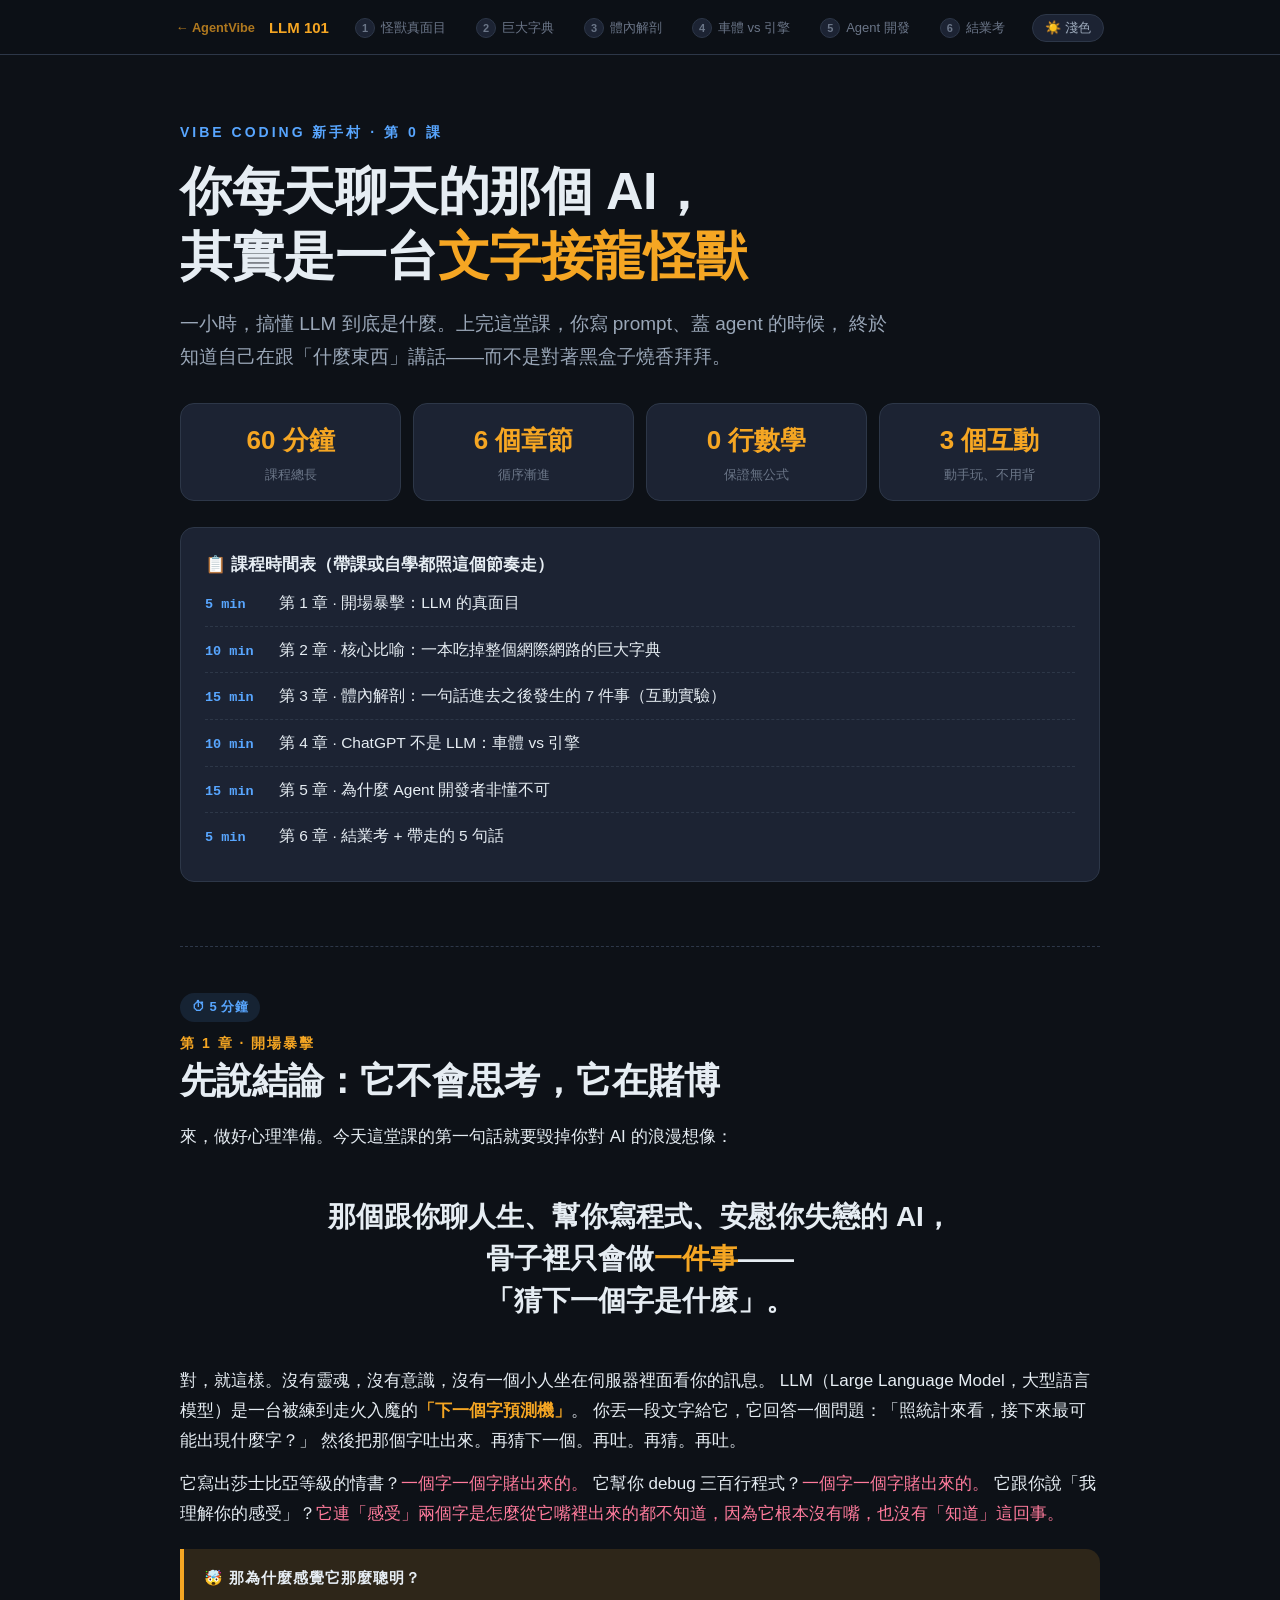
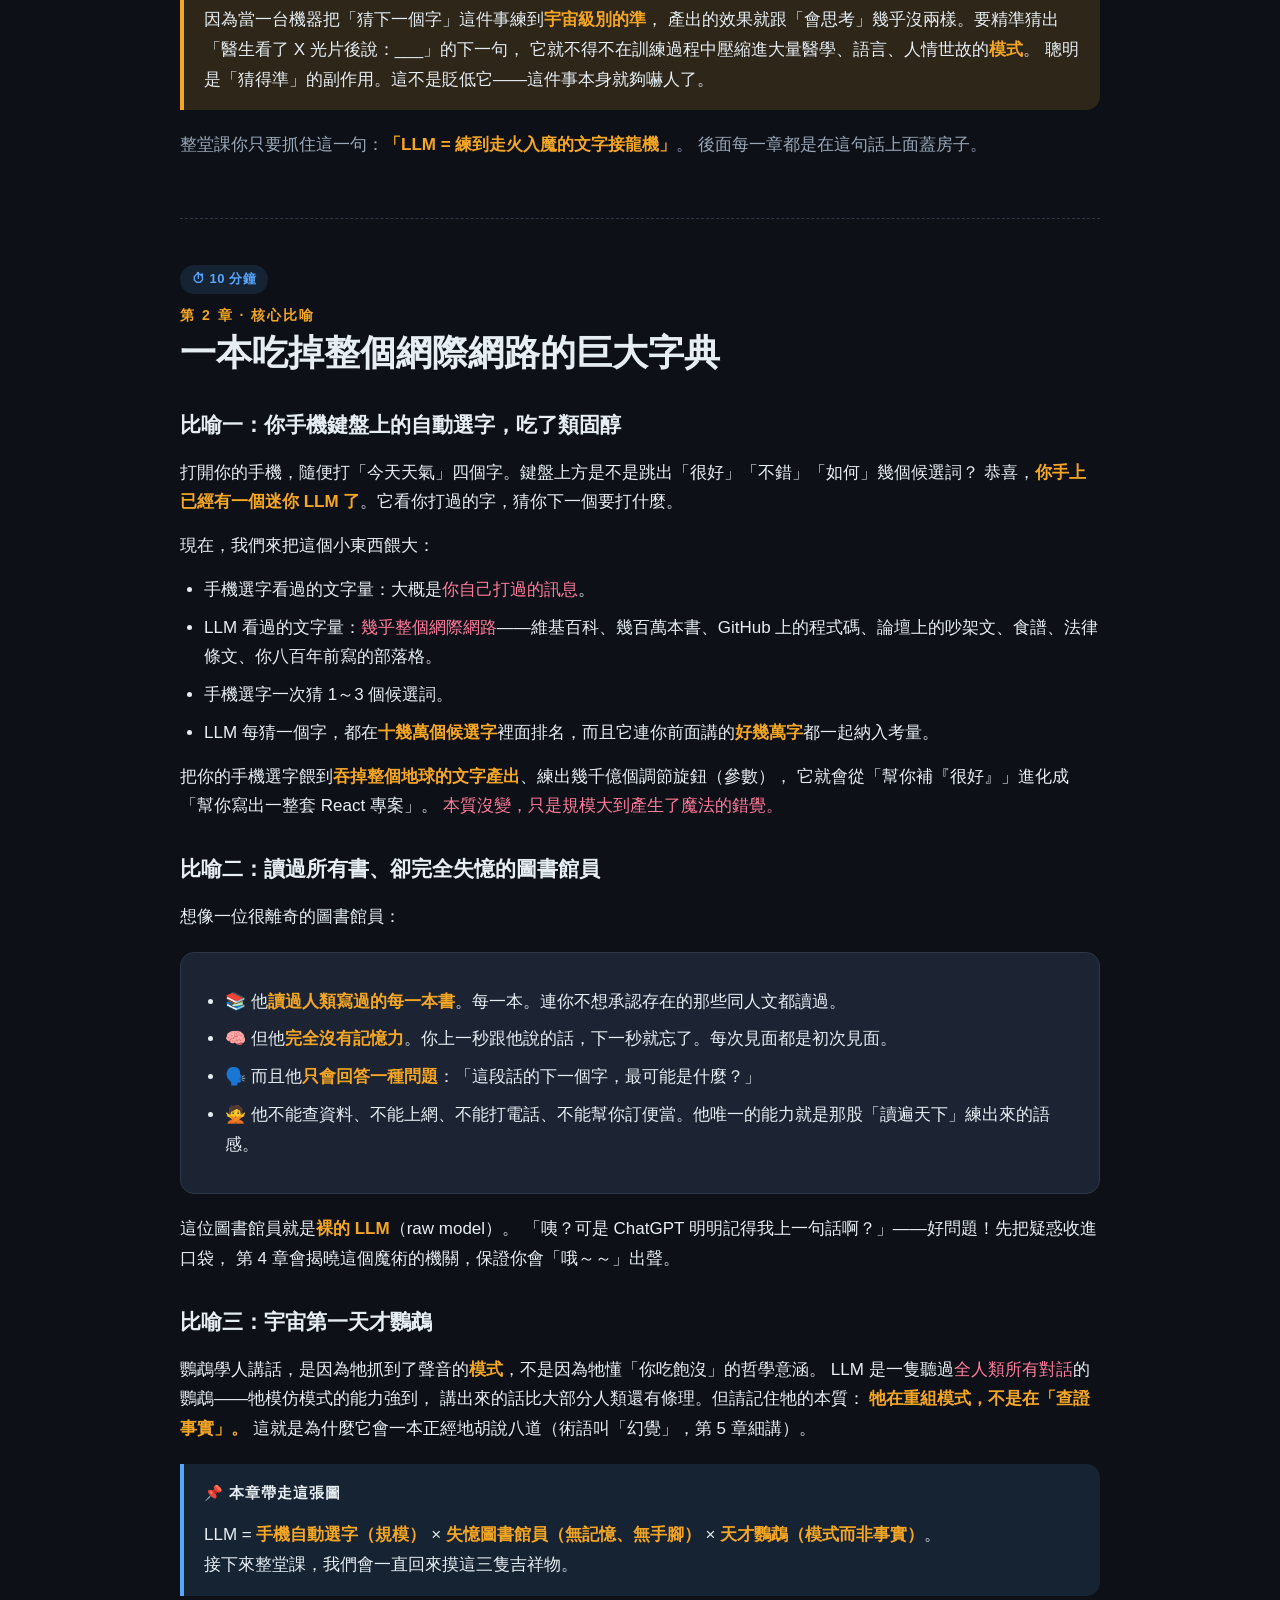
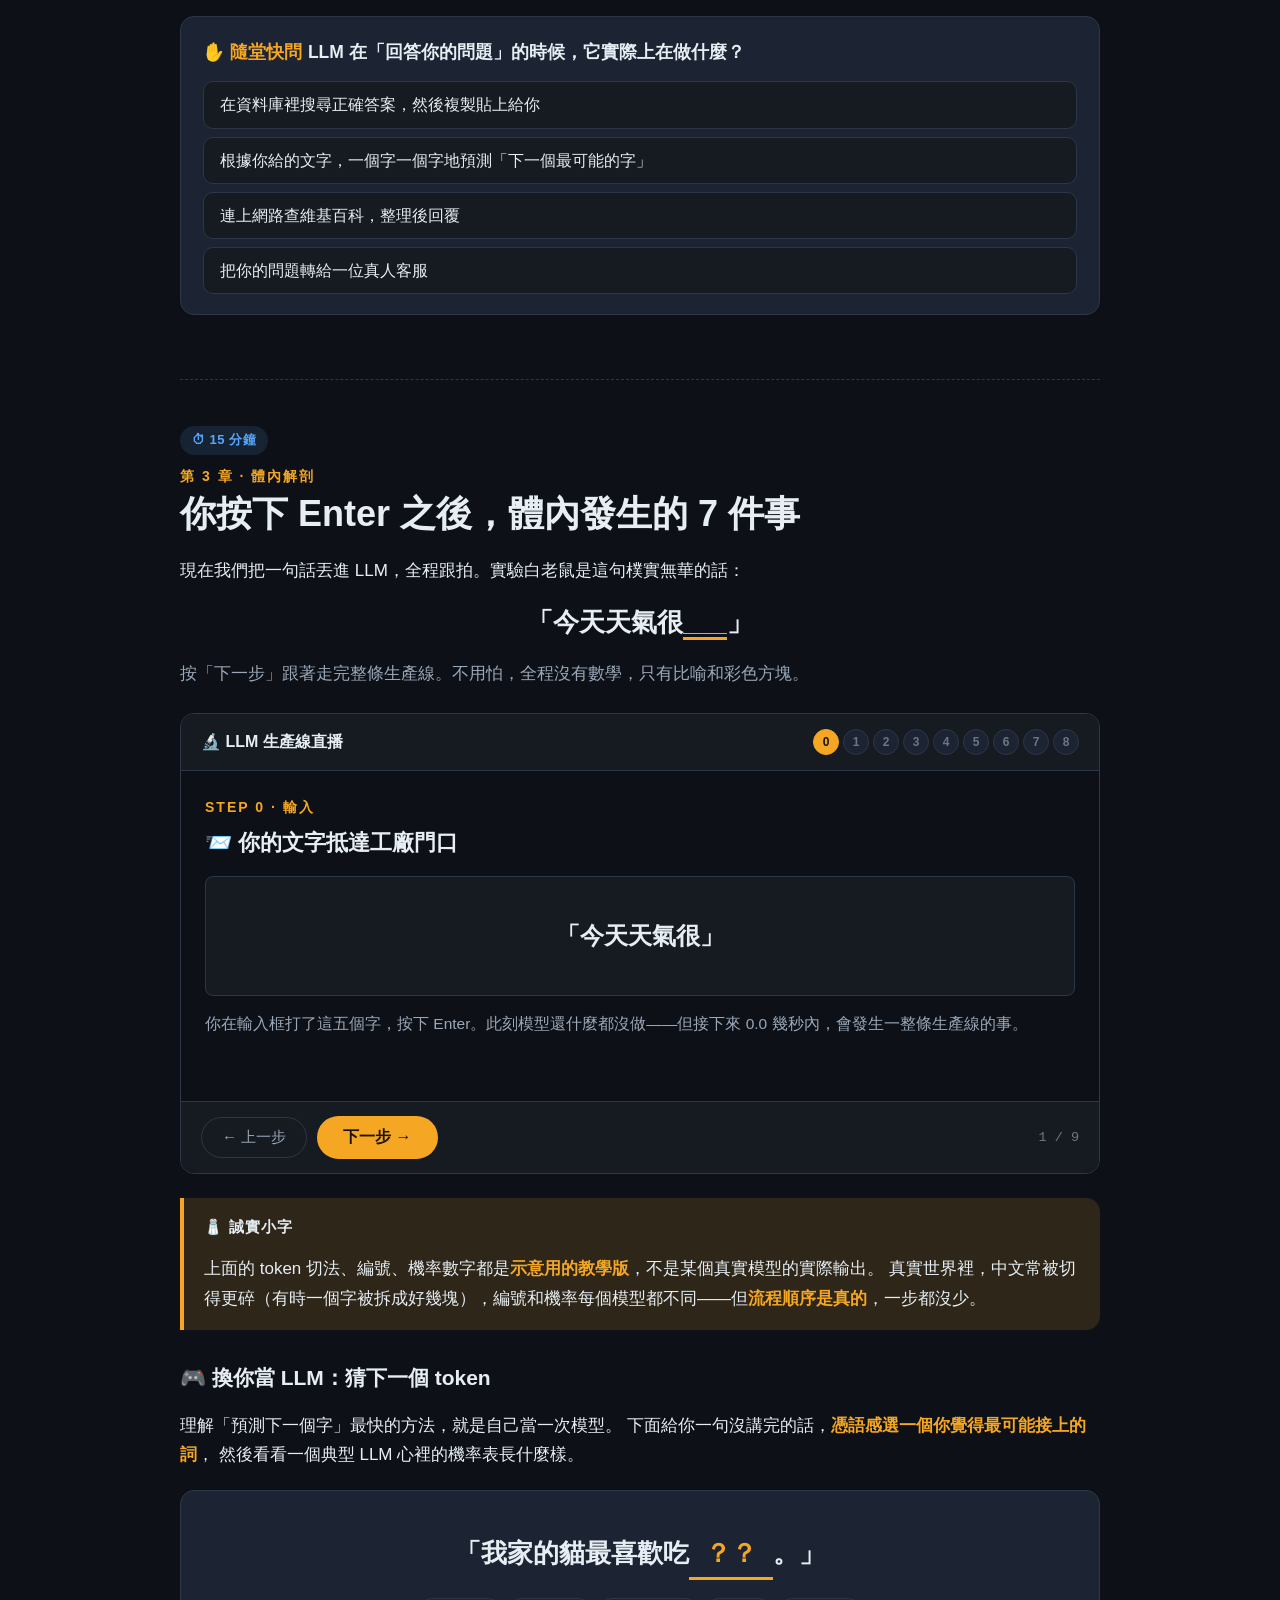
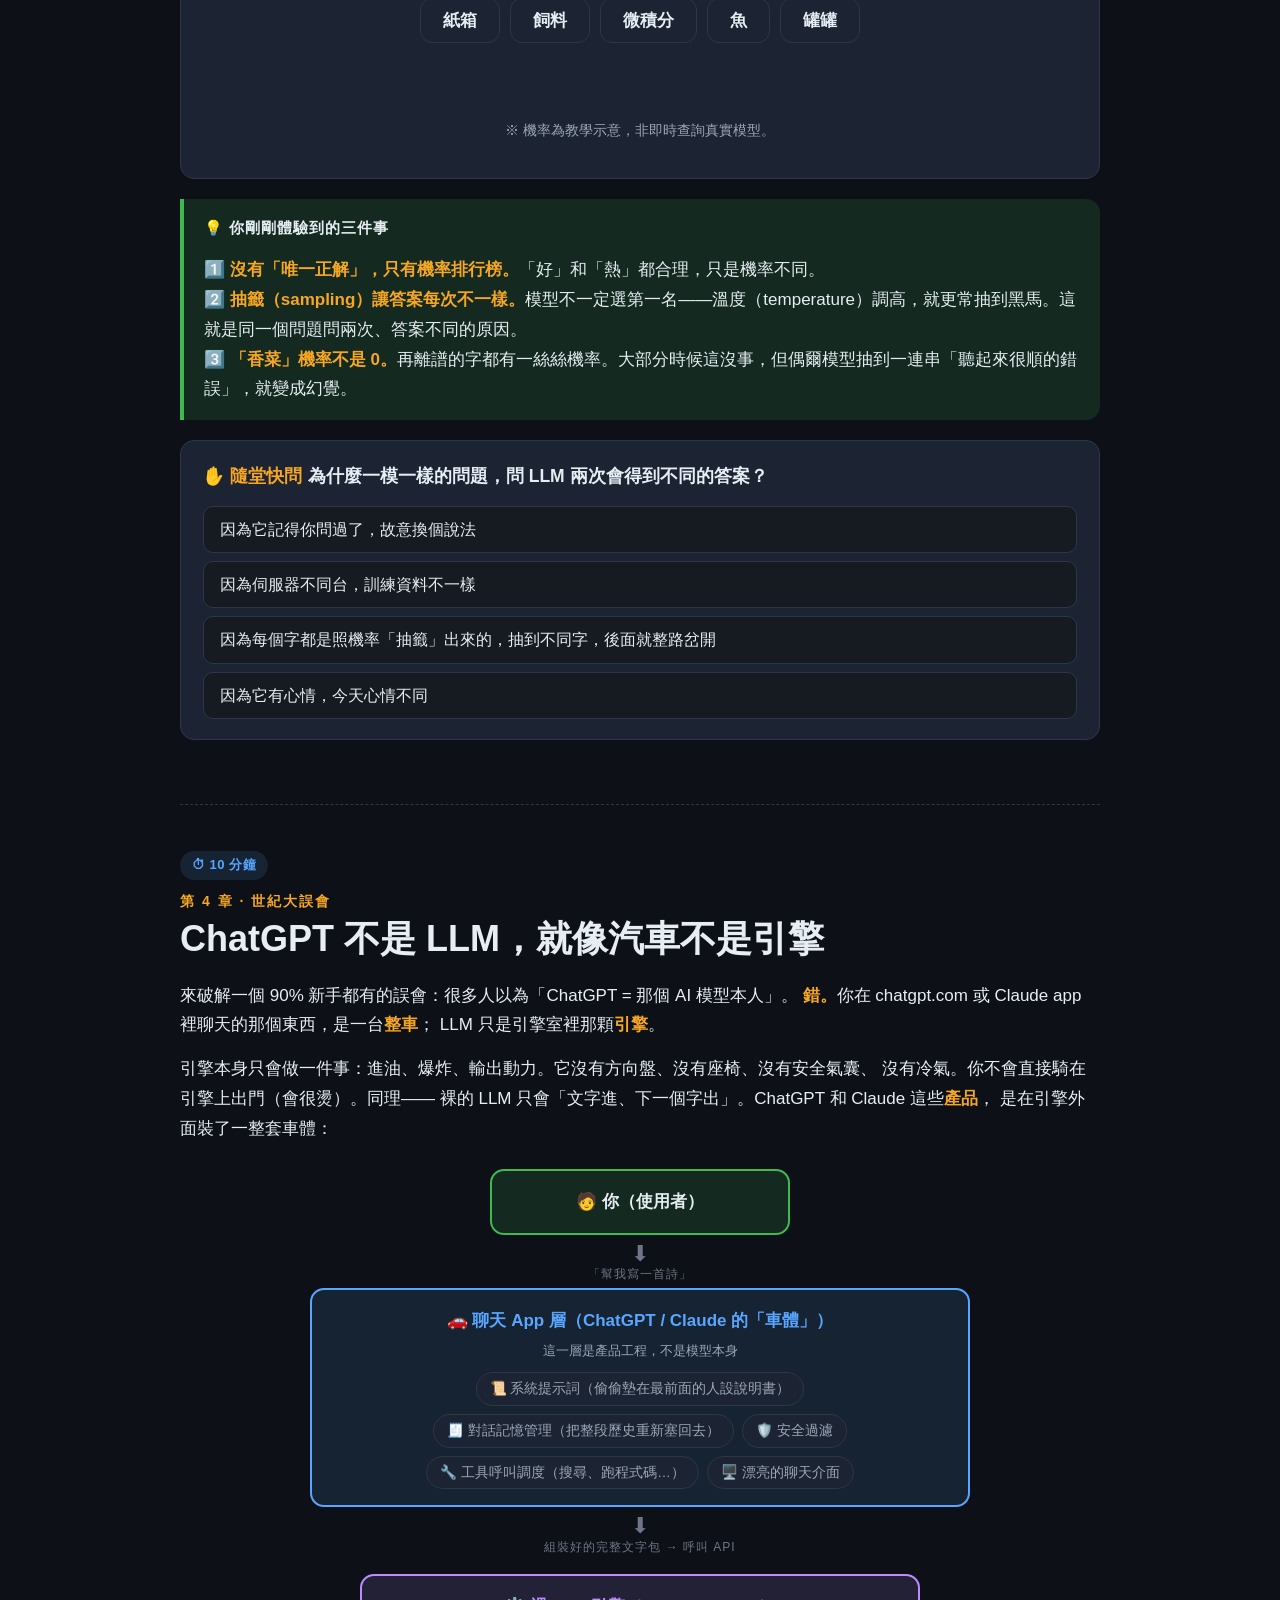
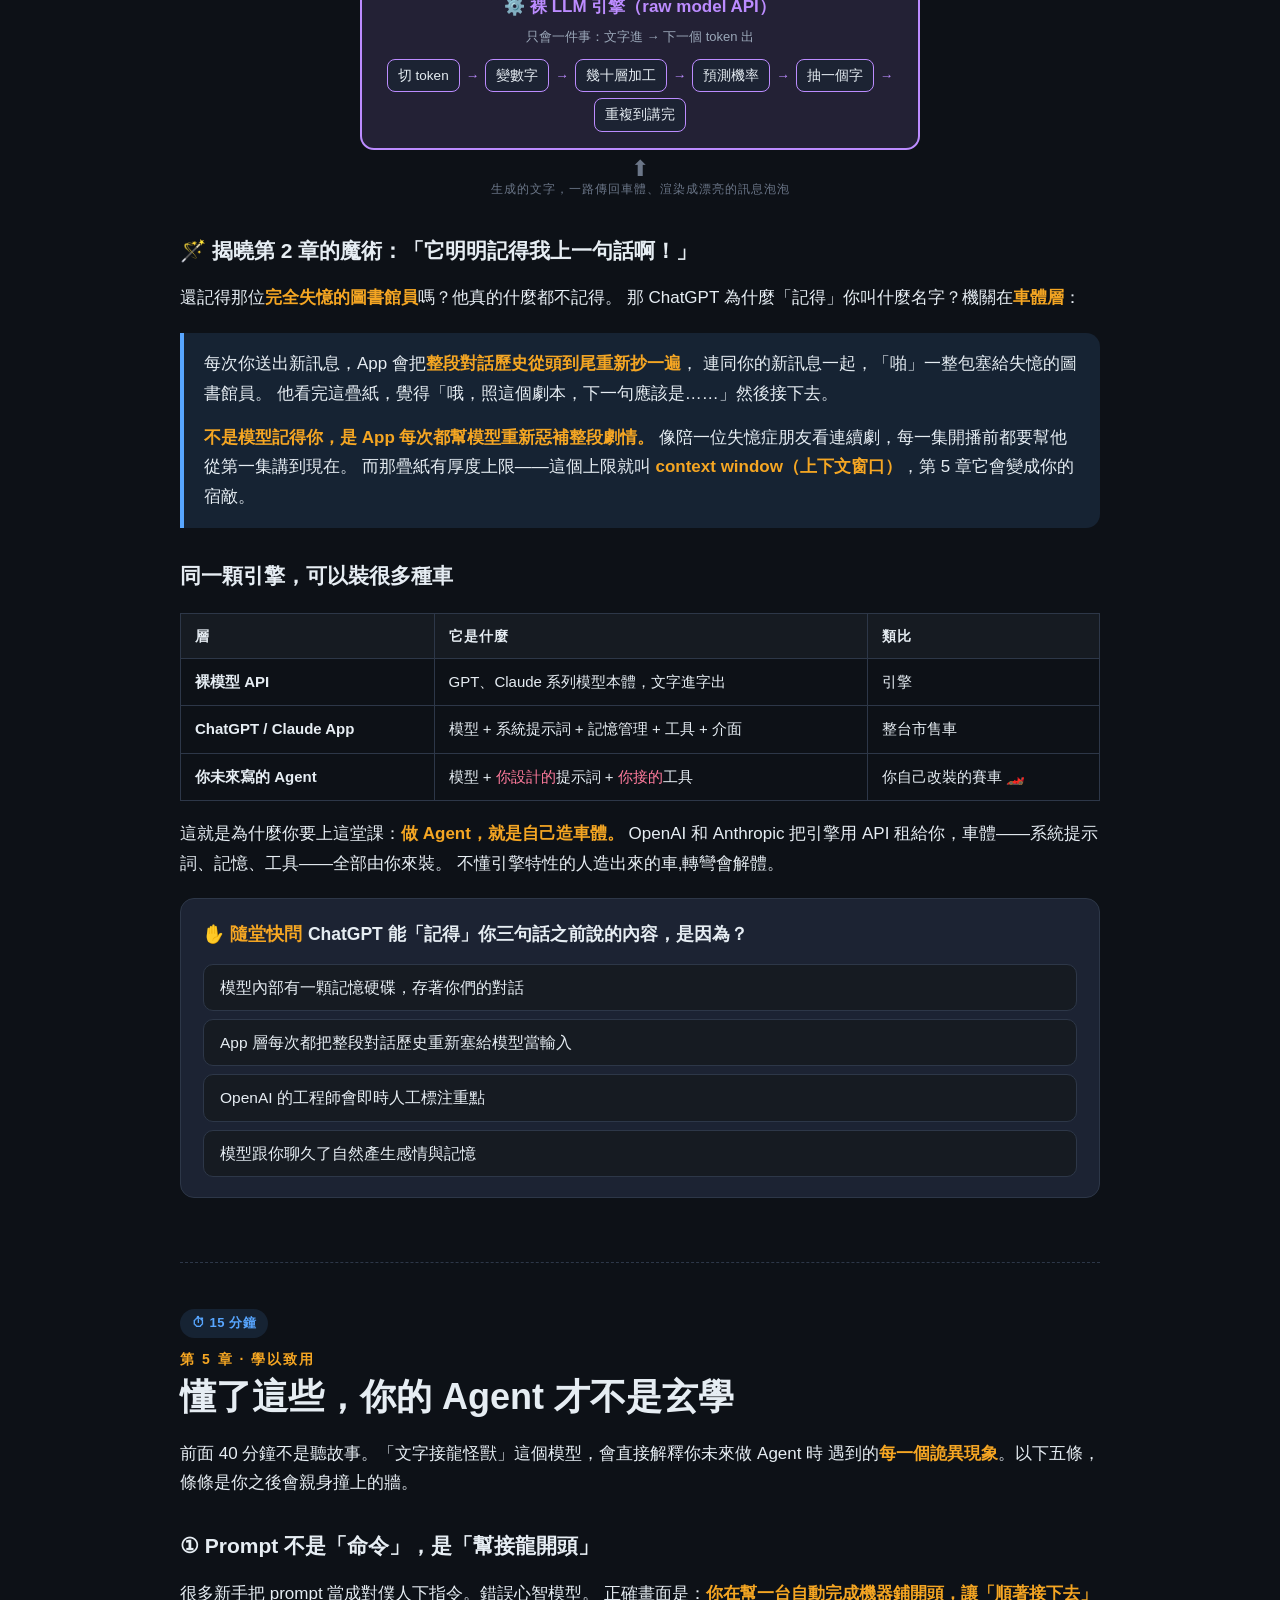
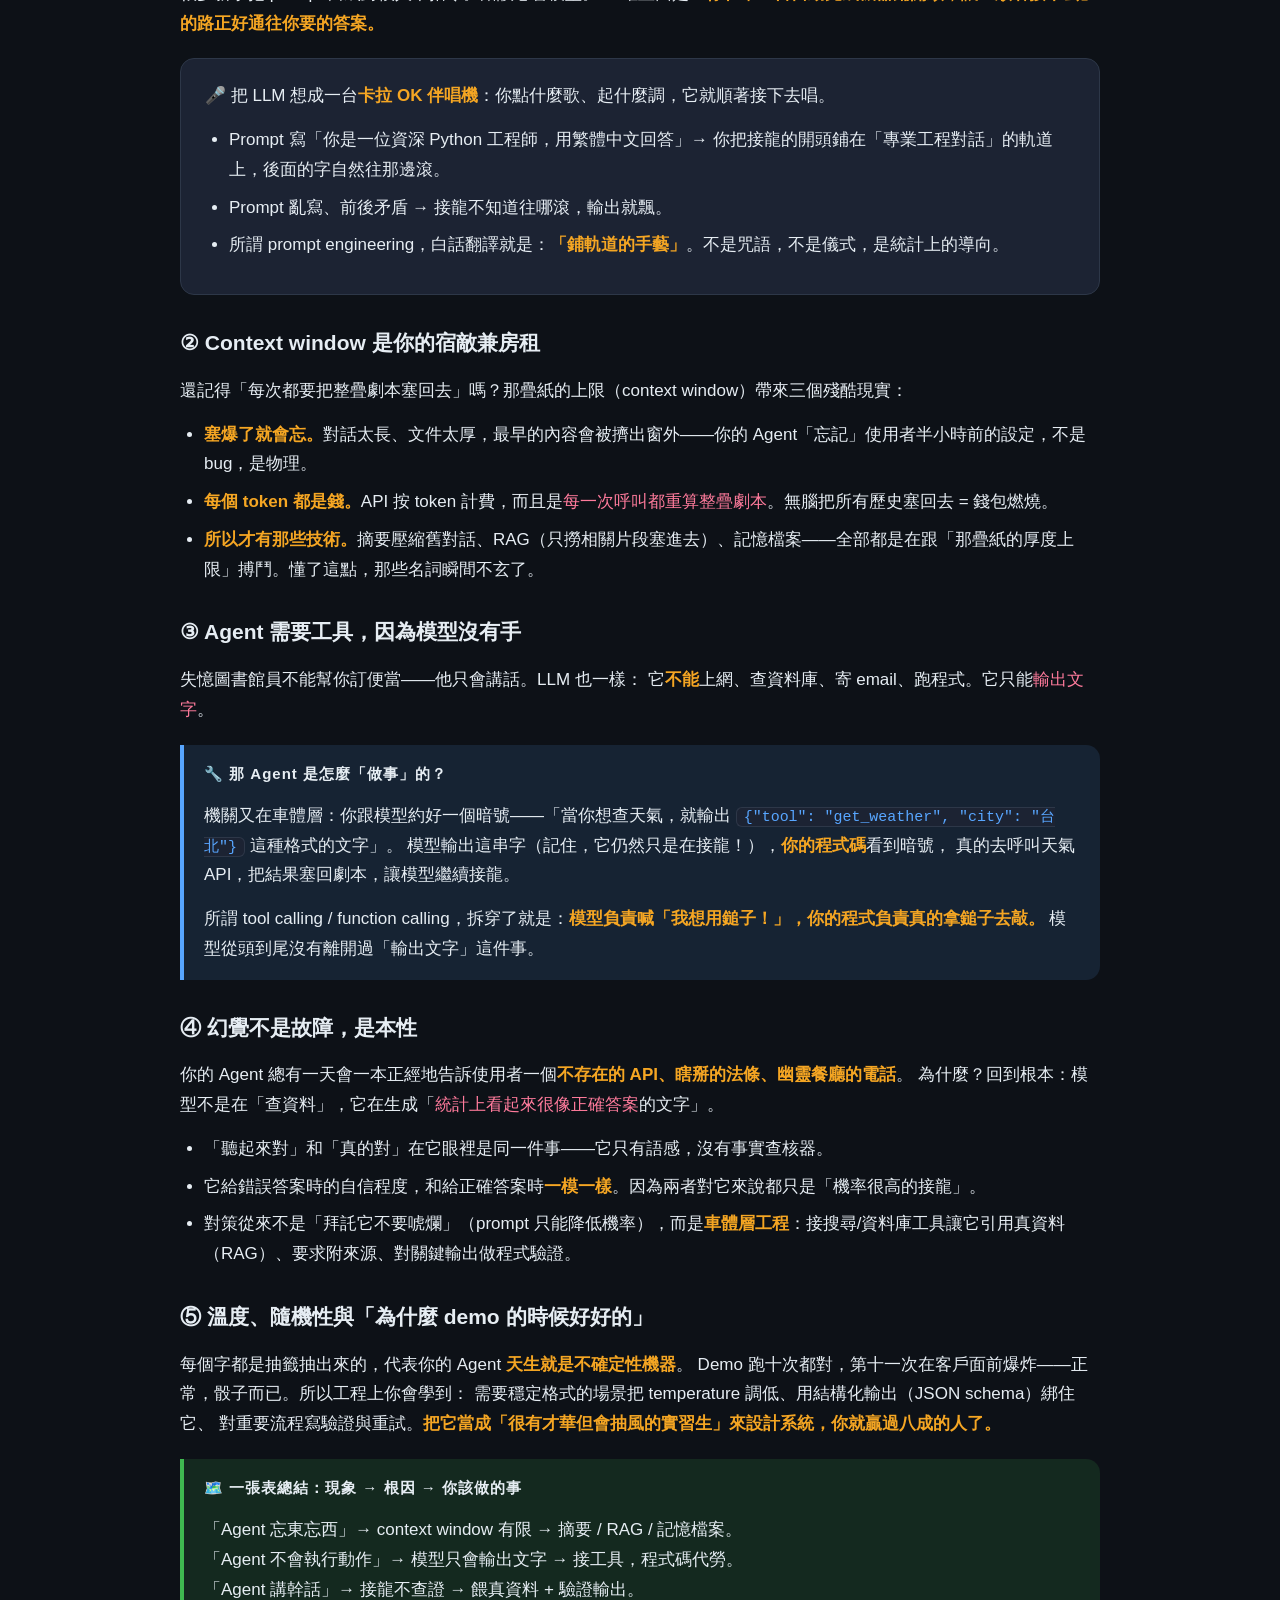
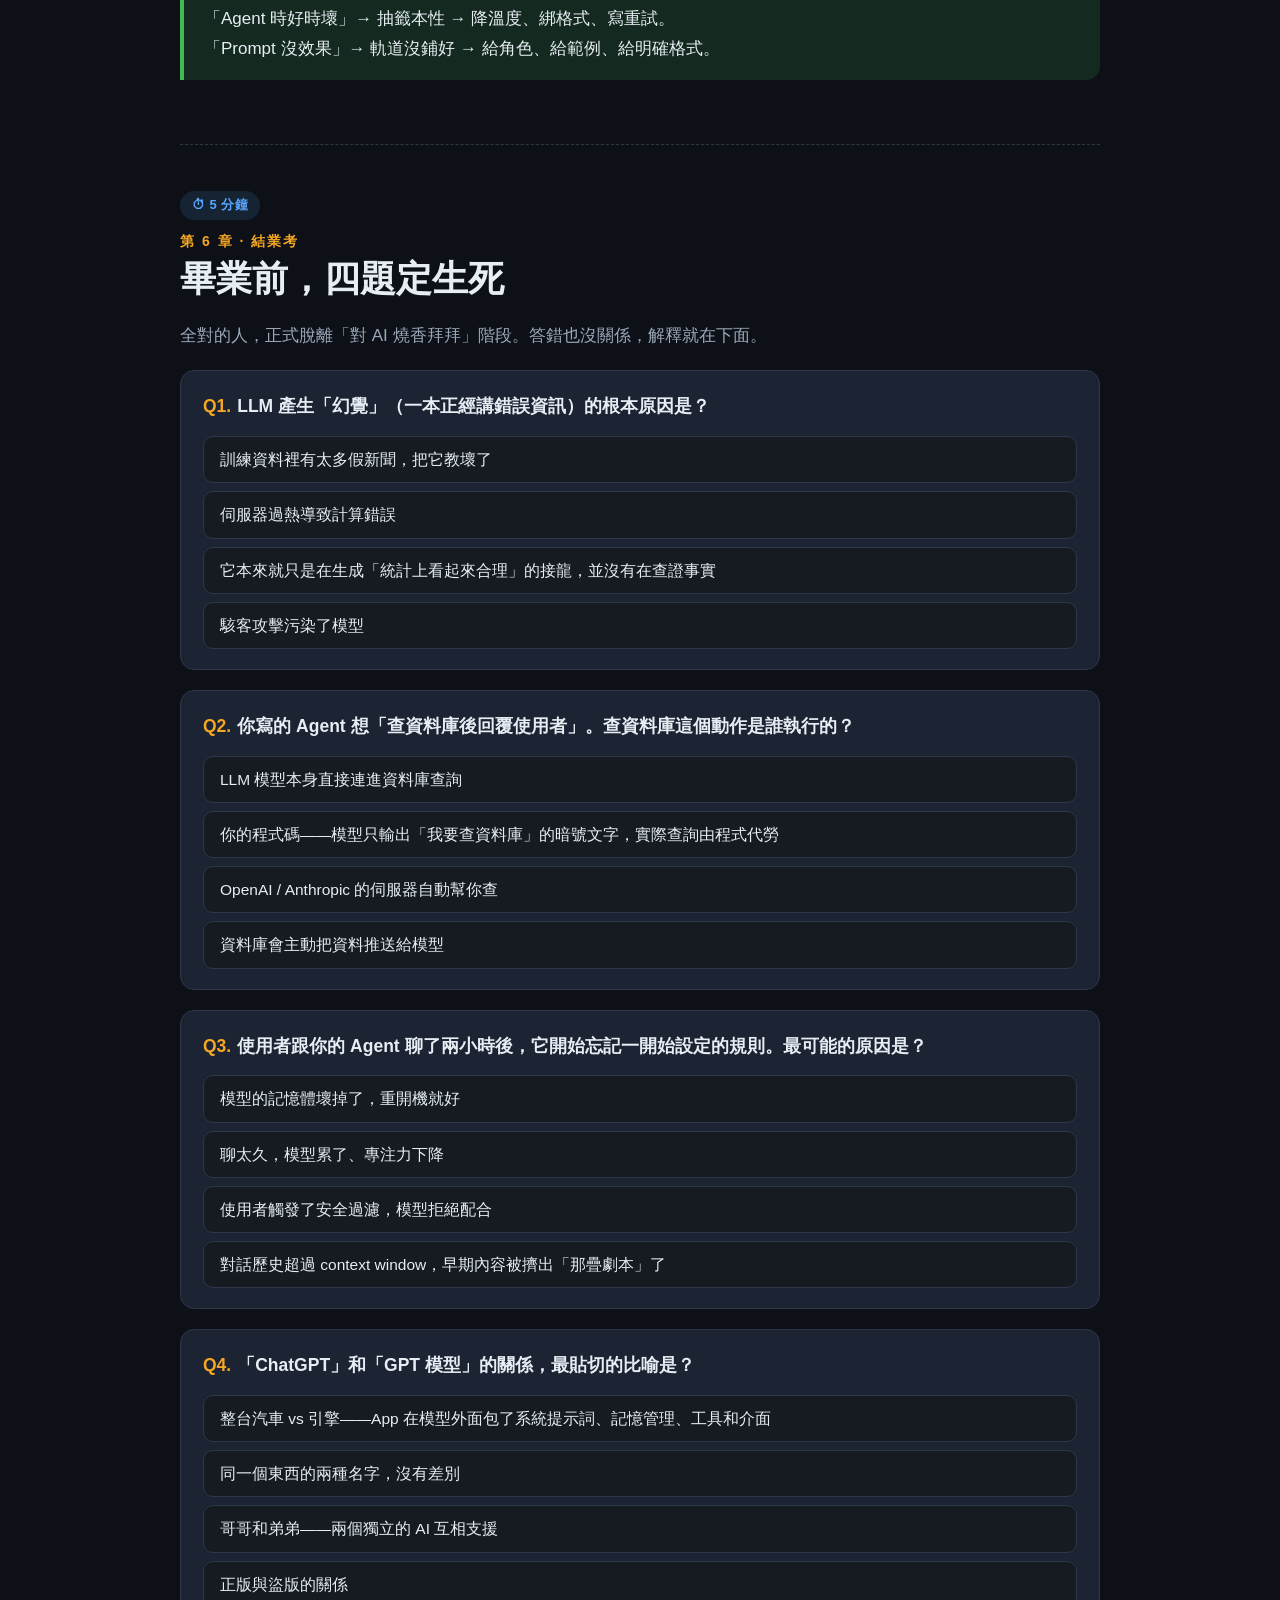
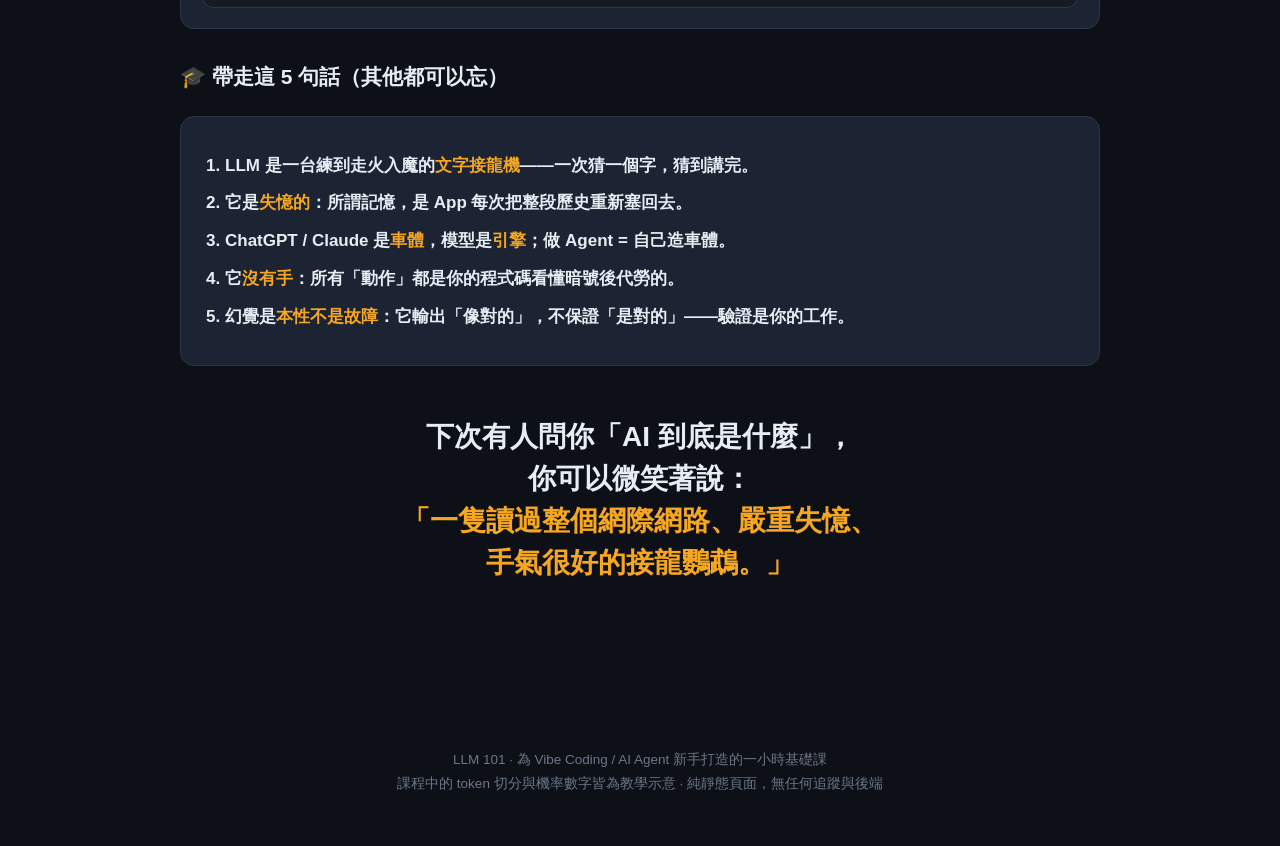
<file: llm-basics.html>
<!DOCTYPE html>
<html lang="zh-Hant">
<head>
<meta charset="UTF-8">
<meta name="viewport" content="width=device-width, initial-scale=1.0">
<title>LLM 101 — 一小時搞懂你天天在用的「文字接龍怪獸」</title>
<meta name="description" content="給 Vibe Coding 與 AI Agent 新手的一小時 LLM 基礎課：從自動選字到 ChatGPT，一次講清楚底層到底發生什麼事。">
<style>
/* ============ 主題變數（深色為預設） ============ */
:root {
  --bg: #0d1117;
  --bg-soft: #161b22;
  --bg-card: #1c2333;
  --bg-card-hover: #232c40;
  --border: #2d3748;
  --text: #e6edf3;
  --text-dim: #9aa7b8;
  --text-faint: #6b7688;
  --accent: #f5a623;       /* 主色：琥珀 */
  --accent-soft: rgba(245, 166, 35, 0.14);
  --accent2: #58a6ff;      /* 次色：藍 */
  --accent2-soft: rgba(88, 166, 255, 0.12);
  --green: #3fb950;
  --green-soft: rgba(63, 185, 80, 0.14);
  --red: #f85149;
  --red-soft: rgba(248, 81, 73, 0.13);
  --purple: #bc8cff;
  --purple-soft: rgba(188, 140, 255, 0.13);
  --pink: #ff7b9c;
  --radius: 14px;
  --radius-sm: 8px;
  --mono: "SFMono-Regular", "Cascadia Code", Consolas, "Courier New", monospace;
}
html.light {
  --bg: #f6f8fa;
  --bg-soft: #ffffff;
  --bg-card: #ffffff;
  --bg-card-hover: #f0f3f7;
  --border: #d7dde5;
  --text: #1f2733;
  --text-dim: #4b5768;
  --text-faint: #7b8798;
  --accent-soft: rgba(245, 166, 35, 0.18);
  --accent2-soft: rgba(88, 166, 255, 0.15);
}

* { margin: 0; padding: 0; box-sizing: border-box; }
html { scroll-behavior: smooth; }
body {
  background: var(--bg);
  color: var(--text);
  font-family: "PingFang TC", "Noto Sans TC", "Microsoft JhengHei", -apple-system, sans-serif;
  line-height: 1.75;
  font-size: 17px;
  -webkit-font-smoothing: antialiased;
}

/* ============ 頂部進度導覽 ============ */
#topnav {
  position: fixed; top: 0; left: 0; right: 0; z-index: 100;
  background: color-mix(in srgb, var(--bg) 88%, transparent);
  backdrop-filter: blur(10px);
  border-bottom: 1px solid var(--border);
}
#scrollbar { height: 3px; background: linear-gradient(90deg, var(--accent), var(--pink)); width: 0%; transition: width 0.1s linear; }
.nav-inner {
  max-width: 960px; margin: 0 auto; padding: 8px 16px;
  display: flex; align-items: center; gap: 6px; overflow-x: auto;
  scrollbar-width: none;
}
.nav-inner::-webkit-scrollbar { display: none; }
.nav-logo { font-weight: 800; color: var(--accent); white-space: nowrap; margin-right: 8px; font-size: 15px; text-decoration: none; }
.nav-step {
  display: flex; align-items: center; gap: 6px;
  padding: 5px 11px; border-radius: 999px; white-space: nowrap;
  font-size: 13px; color: var(--text-faint); text-decoration: none;
  border: 1px solid transparent; transition: all 0.2s;
}
.nav-step .dot {
  width: 20px; height: 20px; border-radius: 50%; flex: 0 0 auto;
  background: var(--bg-card); border: 1px solid var(--border);
  display: grid; place-items: center; font-size: 11px; font-weight: 700;
}
.nav-step:hover { color: var(--text); background: var(--bg-card); }
.nav-step.active { color: var(--accent); background: var(--accent-soft); border-color: var(--accent); }
.nav-step.active .dot { background: var(--accent); color: #1a1204; border-color: var(--accent); }
.nav-step.done .dot { background: var(--green-soft); color: var(--green); border-color: var(--green); }
#theme-toggle {
  margin-left: auto; flex: 0 0 auto; background: var(--bg-card); color: var(--text-dim);
  border: 1px solid var(--border); border-radius: 999px; padding: 4px 12px;
  cursor: pointer; font-size: 13px; font-family: inherit;
}
#theme-toggle:hover { color: var(--text); }

/* ============ 版面 ============ */
main { max-width: 960px; margin: 0 auto; padding: 90px 20px 60px; }
section { padding: 44px 0; border-bottom: 1px dashed var(--border); scroll-margin-top: 70px; }
section:last-of-type { border-bottom: none; }

.time-badge {
  display: inline-flex; align-items: center; gap: 6px;
  background: var(--accent2-soft); color: var(--accent2);
  font-size: 13px; font-weight: 700; padding: 3px 12px; border-radius: 999px;
  margin-bottom: 12px; letter-spacing: 0.5px;
}
h1 { font-size: clamp(30px, 6vw, 52px); line-height: 1.25; font-weight: 900; letter-spacing: -0.5px; }
h2 { font-size: clamp(24px, 4.5vw, 36px); line-height: 1.3; font-weight: 800; margin-bottom: 18px; }
h3 { font-size: 21px; font-weight: 700; margin: 30px 0 10px; }
h2 .kicker { display: block; font-size: 14px; color: var(--accent); letter-spacing: 2px; font-weight: 700; margin-bottom: 6px; }
p { margin: 14px 0; color: var(--text); }
p.dim, li.dim { color: var(--text-dim); }
strong { color: var(--accent); font-weight: 700; }
em { color: var(--pink); font-style: normal; }
ul, ol { margin: 12px 0 12px 24px; }
li { margin: 8px 0; }
code { font-family: var(--mono); background: var(--bg-card); border: 1px solid var(--border); padding: 1px 7px; border-radius: 6px; font-size: 0.88em; color: var(--accent2); }

.card {
  background: var(--bg-card); border: 1px solid var(--border);
  border-radius: var(--radius); padding: 22px 24px; margin: 20px 0;
}
.callout { border-left: 4px solid var(--accent); background: var(--accent-soft); border-radius: 0 var(--radius) var(--radius) 0; padding: 16px 20px; margin: 20px 0; }
.callout.blue { border-left-color: var(--accent2); background: var(--accent2-soft); }
.callout.red { border-left-color: var(--red); background: var(--red-soft); }
.callout.green { border-left-color: var(--green); background: var(--green-soft); }
.callout p:first-child { margin-top: 0; }
.callout p:last-child { margin-bottom: 0; }
.callout-title { font-weight: 800; font-size: 15px; letter-spacing: 1px; margin-bottom: 6px; display: block; }

button.primary {
  background: var(--accent); color: #1a1204; border: none; font-family: inherit;
  font-size: 16px; font-weight: 800; padding: 11px 26px; border-radius: 999px;
  cursor: pointer; transition: transform 0.12s, filter 0.2s;
}
button.primary:hover { filter: brightness(1.1); transform: translateY(-1px); }
button.primary:active { transform: translateY(1px); }
button.primary:disabled { opacity: 0.35; cursor: not-allowed; transform: none; }
button.ghost {
  background: transparent; color: var(--text-dim); border: 1px solid var(--border);
  font-family: inherit; font-size: 15px; padding: 10px 20px; border-radius: 999px; cursor: pointer;
}
button.ghost:hover { color: var(--text); border-color: var(--text-dim); }

/* ============ Hero ============ */
#hero { padding-top: 30px; border-bottom: 1px dashed var(--border); }
.hero-tag { color: var(--accent2); font-weight: 700; letter-spacing: 3px; font-size: 14px; margin-bottom: 14px; }
.hero-sub { font-size: 19px; color: var(--text-dim); margin-top: 18px; max-width: 720px; }
.hero-grid { display: grid; grid-template-columns: repeat(auto-fit, minmax(150px, 1fr)); gap: 12px; margin-top: 30px; }
.hero-stat { background: var(--bg-card); border: 1px solid var(--border); border-radius: var(--radius); padding: 14px 16px; text-align: center; }
.hero-stat .num { font-size: 26px; font-weight: 900; color: var(--accent); }
.hero-stat .lbl { font-size: 13px; color: var(--text-faint); }
.agenda { margin-top: 26px; }
.agenda-row { display: flex; gap: 12px; align-items: baseline; padding: 9px 0; border-bottom: 1px dashed var(--border); font-size: 15.5px; }
.agenda-row:last-child { border-bottom: none; }
.agenda-row .t { flex: 0 0 62px; color: var(--accent2); font-weight: 700; font-family: var(--mono); font-size: 13.5px; }
.agenda-row a { color: var(--text); text-decoration: none; }
.agenda-row a:hover { color: var(--accent); }

/* ============ Token / 拼字視覺 ============ */
.token {
  display: inline-block; padding: 3px 10px; margin: 3px; border-radius: 8px;
  background: var(--accent2-soft); border: 1px solid var(--accent2);
  color: var(--accent2); font-weight: 700; font-size: 16px;
}
.token.hot { background: var(--accent-soft); border-color: var(--accent); color: var(--accent); }
.token.new { background: var(--green-soft); border-color: var(--green); color: var(--green); animation: pop 0.4s; }
.tid { display: inline-block; font-family: var(--mono); font-size: 12px; color: var(--text-faint); margin: 0 6px 0 2px; }
@keyframes pop { 0% { transform: scale(0.4); opacity: 0; } 70% { transform: scale(1.15); } 100% { transform: scale(1); opacity: 1; } }

/* ============ 機率長條 ============ */
.prob-row { display: flex; align-items: center; gap: 10px; margin: 8px 0; }
.prob-label { flex: 0 0 84px; text-align: right; font-weight: 700; font-size: 15px; }
.prob-track { flex: 1; background: var(--bg-soft); border-radius: 999px; height: 22px; overflow: hidden; border: 1px solid var(--border); }
.prob-fill { height: 100%; border-radius: 999px; background: linear-gradient(90deg, var(--accent2), var(--purple)); width: 0%; transition: width 0.8s cubic-bezier(0.2, 0.8, 0.2, 1); }
.prob-fill.winner { background: linear-gradient(90deg, var(--accent), var(--pink)); }
.prob-pct { flex: 0 0 64px; font-family: var(--mono); font-size: 13.5px; color: var(--text-dim); }

/* ============ Pipeline 步進器 ============ */
#pipeline { border: 1px solid var(--border); border-radius: var(--radius); overflow: hidden; margin: 24px 0; }
.pipe-head { background: var(--bg-soft); padding: 14px 20px; border-bottom: 1px solid var(--border); display: flex; flex-wrap: wrap; align-items: center; gap: 8px; }
.pipe-head .title { font-weight: 800; font-size: 16px; }
.pipe-steps { display: flex; gap: 4px; margin-left: auto; flex-wrap: wrap; }
.pipe-steps .pstep {
  width: 26px; height: 26px; border-radius: 50%; display: grid; place-items: center;
  font-size: 12px; font-weight: 800; background: var(--bg-card); color: var(--text-faint);
  border: 1px solid var(--border); cursor: pointer; transition: all 0.2s;
}
.pipe-steps .pstep.on { background: var(--accent); color: #1a1204; border-color: var(--accent); }
.pipe-steps .pstep.past { background: var(--accent-soft); color: var(--accent); border-color: var(--accent); }
.pipe-body { padding: 24px; min-height: 330px; }
.pipe-stage-name { color: var(--accent); font-weight: 800; font-size: 14px; letter-spacing: 2px; margin-bottom: 4px; }
.pipe-stage-title { font-size: 22px; font-weight: 800; margin-bottom: 12px; }
.pipe-visual { background: var(--bg-soft); border: 1px solid var(--border); border-radius: var(--radius-sm); padding: 18px; margin: 14px 0; min-height: 110px; }
.pipe-note { color: var(--text-dim); font-size: 15.5px; }
.pipe-foot { padding: 14px 20px; border-top: 1px solid var(--border); background: var(--bg-soft); display: flex; gap: 10px; align-items: center; }
.pipe-foot .count { margin-left: auto; color: var(--text-faint); font-size: 13.5px; font-family: var(--mono); }
.vec { font-family: var(--mono); font-size: 12.5px; color: var(--purple); background: var(--purple-soft); border: 1px solid var(--purple); border-radius: 8px; padding: 4px 8px; display: inline-block; margin: 3px; }
.layer-stack { display: flex; flex-direction: column-reverse; gap: 4px; max-width: 380px; }
.layer-bar {
  height: 16px; border-radius: 5px; background: var(--bg-card); border: 1px solid var(--border);
  font-size: 10px; color: var(--text-faint); display: flex; align-items: center; padding-left: 8px;
  transition: all 0.25s;
}
.layer-bar.lit { background: linear-gradient(90deg, var(--accent2-soft), var(--purple-soft)); border-color: var(--purple); color: var(--purple); }

/* ============ 猜 token 遊戲 ============ */
.game-sentence { font-size: 26px; font-weight: 800; text-align: center; margin: 18px 0; }
.game-blank { display: inline-block; min-width: 84px; border-bottom: 3px solid var(--accent); color: var(--accent); text-align: center; }
.game-options { display: flex; flex-wrap: wrap; gap: 10px; justify-content: center; margin: 18px 0; }
.game-opt {
  background: var(--bg-card); border: 1px solid var(--border); color: var(--text);
  font-family: inherit; font-size: 17px; font-weight: 700; padding: 10px 22px;
  border-radius: 12px; cursor: pointer; transition: all 0.15s;
}
.game-opt:hover:not(:disabled) { border-color: var(--accent); color: var(--accent); transform: translateY(-2px); }
.game-opt:disabled { cursor: default; opacity: 0.75; }
.game-opt.picked { border-color: var(--accent); background: var(--accent-soft); color: var(--accent); }
.game-verdict { text-align: center; font-size: 16px; min-height: 28px; margin-top: 8px; font-weight: 700; }
.game-nav { display: flex; justify-content: center; gap: 10px; margin-top: 16px; }

/* ============ 架構圖 ============ */
.arch { margin: 26px 0; }
.arch-box { border-radius: var(--radius); padding: 16px 18px; margin: 0 auto; text-align: center; position: relative; }
.arch-user { background: var(--green-soft); border: 2px solid var(--green); max-width: 300px; font-weight: 800; }
.arch-app { background: var(--accent2-soft); border: 2px solid var(--accent2); max-width: 660px; }
.arch-llm { background: var(--purple-soft); border: 2px solid var(--purple); max-width: 560px; margin-top: 14px; }
.arch-label { font-weight: 900; font-size: 17px; margin-bottom: 4px; }
.arch-app .arch-label { color: var(--accent2); }
.arch-llm .arch-label { color: var(--purple); }
.arch-sub { font-size: 13px; color: var(--text-dim); margin-bottom: 10px; }
.arch-chips { display: flex; flex-wrap: wrap; gap: 8px; justify-content: center; }
.arch-chip { background: var(--bg-card); border: 1px solid var(--border); border-radius: 999px; padding: 4px 13px; font-size: 13.5px; color: var(--text-dim); }
.arch-chip.hl { border-color: var(--purple); color: var(--purple); }
.arch-arrow { text-align: center; font-size: 22px; color: var(--text-faint); line-height: 1.2; padding: 6px 0; }
.arch-arrow small { display: block; font-size: 12px; letter-spacing: 1px; }
.arch-flow { display: flex; flex-wrap: wrap; gap: 6px; justify-content: center; align-items: center; margin-top: 10px; font-size: 13.5px; }
.arch-flow .f { background: var(--bg-card); border: 1px solid var(--purple); color: var(--text); border-radius: 8px; padding: 4px 10px; }
.arch-flow .fa { color: var(--purple); font-weight: 900; }

/* ============ 測驗 ============ */
.quiz { border: 1px solid var(--border); border-radius: var(--radius); padding: 20px 22px; margin: 20px 0; background: var(--bg-card); }
.quiz-q { font-weight: 800; font-size: 17.5px; margin-bottom: 14px; }
.quiz-q .qnum { color: var(--accent); margin-right: 6px; }
.quiz-opts { display: flex; flex-direction: column; gap: 8px; }
.quiz-opt {
  text-align: left; background: var(--bg-soft); border: 1px solid var(--border); color: var(--text);
  font-family: inherit; font-size: 15.5px; padding: 11px 16px; border-radius: 10px; cursor: pointer;
  transition: all 0.15s; line-height: 1.5;
}
.quiz-opt:hover:not(:disabled) { border-color: var(--accent2); }
.quiz-opt:disabled { cursor: default; }
.quiz-opt.correct { border-color: var(--green); background: var(--green-soft); color: var(--green); font-weight: 700; }
.quiz-opt.wrong { border-color: var(--red); background: var(--red-soft); color: var(--red); }
.quiz-expl { margin-top: 12px; font-size: 15px; color: var(--text-dim); display: none; border-top: 1px dashed var(--border); padding-top: 12px; }
.quiz-expl.show { display: block; animation: pop 0.3s; }
.quiz-expl .verdict { font-weight: 900; }

/* ============ 對照表 ============ */
table.cmp { width: 100%; border-collapse: collapse; margin: 18px 0; font-size: 15px; }
table.cmp th, table.cmp td { border: 1px solid var(--border); padding: 10px 14px; text-align: left; vertical-align: top; }
table.cmp th { background: var(--bg-soft); font-size: 14px; letter-spacing: 1px; }
table.cmp td:first-child { font-weight: 700; white-space: nowrap; }

.big-quote { font-size: clamp(20px, 3.6vw, 28px); font-weight: 900; text-align: center; padding: 30px 18px; line-height: 1.5; }
.big-quote .hl { color: var(--accent); }

footer { text-align: center; color: var(--text-faint); font-size: 13.5px; padding: 30px 16px 50px; }

@media (max-width: 640px) {
  body { font-size: 16px; }
  .pipe-body { padding: 16px; }
  .prob-label { flex-basis: 64px; font-size: 14px; }
  .game-sentence { font-size: 21px; }
  .nav-step span.nm { display: none; }
}
</style>
</head>
<body>

<nav id="topnav">
  <div id="scrollbar"></div>
  <div class="nav-inner">
    <a class="nav-logo" href="index.html" title="回 AgentVibe 課程首頁" style="font-size:0.8rem;opacity:0.7;margin-right:0.5rem">← AgentVibe</a>
    <a class="nav-logo" href="#hero">LLM&nbsp;101</a>
    <a class="nav-step" href="#s1" data-sec="s1"><span class="dot">1</span><span class="nm">怪獸真面目</span></a>
    <a class="nav-step" href="#s2" data-sec="s2"><span class="dot">2</span><span class="nm">巨大字典</span></a>
    <a class="nav-step" href="#s3" data-sec="s3"><span class="dot">3</span><span class="nm">體內解剖</span></a>
    <a class="nav-step" href="#s4" data-sec="s4"><span class="dot">4</span><span class="nm">車體 vs 引擎</span></a>
    <a class="nav-step" href="#s5" data-sec="s5"><span class="dot">5</span><span class="nm">Agent 開發</span></a>
    <a class="nav-step" href="#s6" data-sec="s6"><span class="dot">6</span><span class="nm">結業考</span></a>
    <button id="theme-toggle" title="切換深淺色">☀️ 淺色</button>
  </div>
</nav>

<main>

<!-- ================================================================ -->
<!-- HERO -->
<!-- ================================================================ -->
<section id="hero">
  <div class="hero-tag">VIBE CODING 新手村 · 第 0 課</div>
  <h1>你每天聊天的那個 AI，<br>其實是一台<span style="color:var(--accent)">文字接龍怪獸</span></h1>
  <p class="hero-sub">
    一小時，搞懂 LLM 到底是什麼。上完這堂課，你寫 prompt、蓋 agent 的時候，
    終於知道自己在跟「什麼東西」講話——而不是對著黑盒子燒香拜拜。
  </p>
  <div class="hero-grid">
    <div class="hero-stat"><div class="num">60 分鐘</div><div class="lbl">課程總長</div></div>
    <div class="hero-stat"><div class="num">6 個章節</div><div class="lbl">循序漸進</div></div>
    <div class="hero-stat"><div class="num">0 行數學</div><div class="lbl">保證無公式</div></div>
    <div class="hero-stat"><div class="num">3 個互動</div><div class="lbl">動手玩、不用背</div></div>
  </div>

  <div class="card agenda">
    <strong style="color:var(--text)">📋 課程時間表（帶課或自學都照這個節奏走）</strong>
    <div class="agenda-row"><span class="t">5 min</span><a href="#s1">第 1 章 · 開場暴擊：LLM 的真面目</a></div>
    <div class="agenda-row"><span class="t">10 min</span><a href="#s2">第 2 章 · 核心比喻：一本吃掉整個網際網路的巨大字典</a></div>
    <div class="agenda-row"><span class="t">15 min</span><a href="#s3">第 3 章 · 體內解剖：一句話進去之後發生的 7 件事（互動實驗）</a></div>
    <div class="agenda-row"><span class="t">10 min</span><a href="#s4">第 4 章 · ChatGPT 不是 LLM：車體 vs 引擎</a></div>
    <div class="agenda-row"><span class="t">15 min</span><a href="#s5">第 5 章 · 為什麼 Agent 開發者非懂不可</a></div>
    <div class="agenda-row"><span class="t">5 min</span><a href="#s6">第 6 章 · 結業考 + 帶走的 5 句話</a></div>
  </div>
</section>

<!-- ================================================================ -->
<!-- 第 1 章：HOOK -->
<!-- ================================================================ -->
<section id="s1">
  <span class="time-badge">⏱ 5 分鐘</span>
  <h2><span class="kicker">第 1 章 · 開場暴擊</span>先說結論：它不會思考，它在賭博</h2>

  <p>來，做好心理準備。今天這堂課的第一句話就要毀掉你對 AI 的浪漫想像：</p>

  <div class="big-quote">
    那個跟你聊人生、幫你寫程式、安慰你失戀的 AI，<br>
    骨子裡只會做<span class="hl">一件事</span>——<br>
    「猜下一個字是什麼」。
  </div>

  <p>
    對，就這樣。沒有靈魂，沒有意識，沒有一個小人坐在伺服器裡面看你的訊息。
    LLM（Large Language Model，大型語言模型）是一台被練到走火入魔的<strong>「下一個字預測機」</strong>。
    你丟一段文字給它，它回答一個問題：「照統計來看，接下來最可能出現什麼字？」
    然後把那個字吐出來。再猜下一個。再吐。再猜。再吐。
  </p>
  <p>
    它寫出莎士比亞等級的情書？<em>一個字一個字賭出來的。</em>
    它幫你 debug 三百行程式？<em>一個字一個字賭出來的。</em>
    它跟你說「我理解你的感受」？<em>它連「感受」兩個字是怎麼從它嘴裡出來的都不知道，因為它根本沒有嘴，也沒有「知道」這回事。</em>
  </p>

  <div class="callout">
    <span class="callout-title">🤯 那為什麼感覺它那麼聰明？</span>
    <p>
      因為當一台機器把「猜下一個字」這件事練到<strong>宇宙級別的準</strong>，
      產出的效果就跟「會思考」幾乎沒兩樣。要精準猜出「醫生看了 X 光片後說：___」的下一句，
      它就不得不在訓練過程中壓縮進大量醫學、語言、人情世故的<strong>模式</strong>。
      聰明是「猜得準」的副作用。這不是貶低它——這件事本身就夠嚇人了。
    </p>
  </div>

  <p class="dim">
    整堂課你只要抓住這一句：<strong>「LLM = 練到走火入魔的文字接龍機」</strong>。
    後面每一章都是在這句話上面蓋房子。
  </p>
</section>

<!-- ================================================================ -->
<!-- 第 2 章：核心比喻 -->
<!-- ================================================================ -->
<section id="s2">
  <span class="time-badge">⏱ 10 分鐘</span>
  <h2><span class="kicker">第 2 章 · 核心比喻</span>一本吃掉整個網際網路的巨大字典</h2>

  <h3>比喻一：你手機鍵盤上的自動選字，吃了類固醇</h3>
  <p>
    打開你的手機，隨便打「今天天氣」四個字。鍵盤上方是不是跳出「很好」「不錯」「如何」幾個候選詞？
    恭喜，<strong>你手上已經有一個迷你 LLM 了</strong>。它看你打過的字，猜你下一個要打什麼。
  </p>
  <p>現在，我們來把這個小東西餵大：</p>
  <ul>
    <li>手機選字看過的文字量：大概是<em>你自己打過的訊息</em>。</li>
    <li>LLM 看過的文字量：<em>幾乎整個網際網路</em>——維基百科、幾百萬本書、GitHub 上的程式碼、論壇上的吵架文、食譜、法律條文、你八百年前寫的部落格。</li>
    <li>手機選字一次猜 1～3 個候選詞。</li>
    <li>LLM 每猜一個字，都在<strong>十幾萬個候選字</strong>裡面排名，而且它連你前面講的<strong>好幾萬字</strong>都一起納入考量。</li>
  </ul>
  <p>
    把你的手機選字餵到<strong>吞掉整個地球的文字產出</strong>、練出幾千億個調節旋鈕（參數），
    它就會從「幫你補『很好』」進化成「幫你寫出一整套 React 專案」。
    <em>本質沒變，只是規模大到產生了魔法的錯覺。</em>
  </p>

  <h3>比喻二：讀過所有書、卻完全失憶的圖書館員</h3>
  <p>想像一位很離奇的圖書館員：</p>
  <div class="card">
    <ul style="margin-left: 20px;">
      <li>📚 他<strong>讀過人類寫過的每一本書</strong>。每一本。連你不想承認存在的那些同人文都讀過。</li>
      <li>🧠 但他<strong>完全沒有記憶力</strong>。你上一秒跟他說的話，下一秒就忘了。每次見面都是初次見面。</li>
      <li>🗣️ 而且他<strong>只會回答一種問題</strong>：「這段話的下一個字，最可能是什麼？」</li>
      <li>🙅 他不能查資料、不能上網、不能打電話、不能幫你訂便當。他唯一的能力就是那股「讀遍天下」練出來的語感。</li>
    </ul>
  </div>
  <p>
    這位圖書館員就是<strong>裸的 LLM</strong>（raw model）。
    「咦？可是 ChatGPT 明明記得我上一句話啊？」——好問題！先把疑惑收進口袋，
    第 4 章會揭曉這個魔術的機關，保證你會「哦～～」出聲。
  </p>

  <h3>比喻三：宇宙第一天才鸚鵡</h3>
  <p>
    鸚鵡學人講話，是因為牠抓到了聲音的<strong>模式</strong>，不是因為牠懂「你吃飽沒」的哲學意涵。
    LLM 是一隻聽過<em>全人類所有對話</em>的鸚鵡——牠模仿模式的能力強到，
    講出來的話比大部分人類還有條理。但請記住牠的本質：
    <strong>牠在重組模式，不是在「查證事實」。</strong>
    這就是為什麼它會一本正經地胡說八道（術語叫「幻覺」，第 5 章細講）。
  </p>

  <div class="callout blue">
    <span class="callout-title">📌 本章帶走這張圖</span>
    <p>
      LLM = <strong>手機自動選字（規模）</strong> × <strong>失憶圖書館員（無記憶、無手腳）</strong> × <strong>天才鸚鵡（模式而非事實）</strong>。<br>
      接下來整堂課，我們會一直回來摸這三隻吉祥物。
    </p>
  </div>

  <!-- 隨堂測驗 1 -->
  <div class="quiz" data-quiz>
    <div class="quiz-q"><span class="qnum">✋ 隨堂快問</span>LLM 在「回答你的問題」的時候，它實際上在做什麼？</div>
    <div class="quiz-opts">
      <button class="quiz-opt" data-a="0">在資料庫裡搜尋正確答案，然後複製貼上給你</button>
      <button class="quiz-opt" data-a="1">根據你給的文字，一個字一個字地預測「下一個最可能的字」</button>
      <button class="quiz-opt" data-a="0">連上網路查維基百科，整理後回覆</button>
      <button class="quiz-opt" data-a="0">把你的問題轉給一位真人客服</button>
    </div>
    <div class="quiz-expl">
      <span class="verdict"></span>
      裸的 LLM 沒有資料庫查詢、沒有上網功能（那些是外掛，第 4、5 章會講）。
      它唯一的動作就是「接龍」：讀完你的文字，預測下一個字，重複到講完為止。
    </div>
  </div>
</section>

<!-- ================================================================ -->
<!-- 第 3 章：PIPELINE -->
<!-- ================================================================ -->
<section id="s3">
  <span class="time-badge">⏱ 15 分鐘</span>
  <h2><span class="kicker">第 3 章 · 體內解剖</span>你按下 Enter 之後，體內發生的 7 件事</h2>

  <p>
    現在我們把一句話丟進 LLM，全程跟拍。實驗白老鼠是這句樸實無華的話：
  </p>
  <p style="text-align:center; font-size: 26px; font-weight: 900;">「今天天氣很<span style="color:var(--accent); border-bottom: 3px solid var(--accent);">___</span>」</p>
  <p class="dim">
    按「下一步」跟著走完整條生產線。不用怕，全程沒有數學，只有比喻和彩色方塊。
  </p>

  <!-- 互動 pipeline -->
  <div id="pipeline">
    <div class="pipe-head">
      <span class="title">🔬 LLM 生產線直播</span>
      <div class="pipe-steps" id="pipe-steps"></div>
    </div>
    <div class="pipe-body">
      <div class="pipe-stage-name" id="pipe-name"></div>
      <div class="pipe-stage-title" id="pipe-title"></div>
      <div class="pipe-visual" id="pipe-visual"></div>
      <div class="pipe-note" id="pipe-note"></div>
    </div>
    <div class="pipe-foot">
      <button class="ghost" id="pipe-prev">← 上一步</button>
      <button class="primary" id="pipe-next">下一步 →</button>
      <span class="count" id="pipe-count"></span>
    </div>
  </div>

  <div class="callout">
    <span class="callout-title">🧂 誠實小字</span>
    <p>
      上面的 token 切法、編號、機率數字都是<strong>示意用的教學版</strong>，不是某個真實模型的實際輸出。
      真實世界裡，中文常被切得更碎（有時一個字被拆成好幾塊），編號和機率每個模型都不同——但<strong>流程順序是真的</strong>，一步都沒少。
    </p>
  </div>

  <h3>🎮 換你當 LLM：猜下一個 token</h3>
  <p>
    理解「預測下一個字」最快的方法，就是自己當一次模型。
    下面給你一句沒講完的話，<strong>憑語感選一個你覺得最可能接上的詞</strong>，
    然後看看一個典型 LLM 心裡的機率表長什麼樣。
  </p>

  <div class="card" id="game">
    <div class="game-sentence" id="game-sentence"></div>
    <div class="game-options" id="game-options"></div>
    <div id="game-probs" style="display:none; margin-top: 18px;">
      <p style="font-weight:800; margin-bottom: 6px;">🎰 模型內心的賭盤（示意機率）：</p>
      <div id="game-bars"></div>
    </div>
    <div class="game-verdict" id="game-verdict"></div>
    <div class="game-nav">
      <button class="ghost" id="game-next" style="display:none;">下一題 →</button>
    </div>
    <p class="dim" style="font-size: 13.5px; text-align:center; margin-top: 14px;">
      ※ 機率為教學示意，非即時查詢真實模型。
    </p>
  </div>

  <div class="callout green">
    <span class="callout-title">💡 你剛剛體驗到的三件事</span>
    <p>
      1️⃣ <strong>沒有「唯一正解」，只有機率排行榜。</strong>「好」和「熱」都合理，只是機率不同。<br>
      2️⃣ <strong>抽籤（sampling）讓答案每次不一樣。</strong>模型不一定選第一名——溫度（temperature）調高，就更常抽到黑馬。這就是同一個問題問兩次、答案不同的原因。<br>
      3️⃣ <strong>「香菜」機率不是 0。</strong>再離譜的字都有一絲絲機率。大部分時候這沒事，但偶爾模型抽到一連串「聽起來很順的錯誤」，就變成幻覺。
    </p>
  </div>

  <!-- 隨堂測驗 2 -->
  <div class="quiz" data-quiz>
    <div class="quiz-q"><span class="qnum">✋ 隨堂快問</span>為什麼一模一樣的問題，問 LLM 兩次會得到不同的答案？</div>
    <div class="quiz-opts">
      <button class="quiz-opt" data-a="0">因為它記得你問過了，故意換個說法</button>
      <button class="quiz-opt" data-a="0">因為伺服器不同台，訓練資料不一樣</button>
      <button class="quiz-opt" data-a="1">因為每個字都是照機率「抽籤」出來的，抽到不同字，後面就整路岔開</button>
      <button class="quiz-opt" data-a="0">因為它有心情，今天心情不同</button>
    </div>
    <div class="quiz-expl">
      <span class="verdict"></span>
      關鍵字是「抽籤」（sampling）。第 3 個字抽到「好」還是「熱」，後面接龍的路線就完全分岔了。
      它不記得你問過（失憶圖書館員！），更沒有心情——只有骰子。
    </div>
  </div>
</section>

<!-- ================================================================ -->
<!-- 第 4 章：車體 vs 引擎 -->
<!-- ================================================================ -->
<section id="s4">
  <span class="time-badge">⏱ 10 分鐘</span>
  <h2><span class="kicker">第 4 章 · 世紀大誤會</span>ChatGPT 不是 LLM，就像汽車不是引擎</h2>

  <p>
    來破解一個 90% 新手都有的誤會：很多人以為「ChatGPT = 那個 AI 模型本人」。
    <strong>錯。</strong>你在 chatgpt.com 或 Claude app 裡聊天的那個東西，是一台<strong>整車</strong>；
    LLM 只是引擎室裡那顆<strong>引擎</strong>。
  </p>
  <p>
    引擎本身只會做一件事：進油、爆炸、輸出動力。它沒有方向盤、沒有座椅、沒有安全氣囊、
    沒有冷氣。你不會直接騎在引擎上出門（會很燙）。同理——
    裸的 LLM 只會「文字進、下一個字出」。ChatGPT 和 Claude 這些<strong>產品</strong>，
    是在引擎外面裝了一整套車體：
  </p>

  <div class="arch">
    <div class="arch-box arch-user">🧑 你（使用者）</div>
    <div class="arch-arrow">⬇<small>「幫我寫一首詩」</small></div>
    <div class="arch-box arch-app">
      <div class="arch-label">🚗 聊天 App 層（ChatGPT / Claude 的「車體」）</div>
      <div class="arch-sub">這一層是產品工程，不是模型本身</div>
      <div class="arch-chips">
        <span class="arch-chip">📜 系統提示詞（偷偷墊在最前面的人設說明書）</span>
        <span class="arch-chip">🧾 對話記憶管理（把整段歷史重新塞回去）</span>
        <span class="arch-chip">🛡️ 安全過濾</span>
        <span class="arch-chip">🔧 工具呼叫調度（搜尋、跑程式碼…）</span>
        <span class="arch-chip">🖥️ 漂亮的聊天介面</span>
      </div>
    </div>
    <div class="arch-arrow">⬇<small>組裝好的完整文字包 → 呼叫 API</small></div>
    <div class="arch-box arch-llm">
      <div class="arch-label">⚙️ 裸 LLM 引擎（raw model API）</div>
      <div class="arch-sub">只會一件事：文字進 → 下一個 token 出</div>
      <div class="arch-flow">
        <span class="f">切 token</span><span class="fa">→</span>
        <span class="f">變數字</span><span class="fa">→</span>
        <span class="f">幾十層加工</span><span class="fa">→</span>
        <span class="f">預測機率</span><span class="fa">→</span>
        <span class="f">抽一個字</span><span class="fa">→</span>
        <span class="f">重複到講完</span>
      </div>
    </div>
    <div class="arch-arrow">⬆<small>生成的文字，一路傳回車體、渲染成漂亮的訊息泡泡</small></div>
  </div>

  <h3>🪄 揭曉第 2 章的魔術：「它明明記得我上一句話啊！」</h3>
  <p>
    還記得那位<strong>完全失憶的圖書館員</strong>嗎？他真的什麼都不記得。
    那 ChatGPT 為什麼「記得」你叫什麼名字？機關在<strong>車體層</strong>：
  </p>
  <div class="callout blue">
    <p>
      每次你送出新訊息，App 會把<strong>整段對話歷史從頭到尾重新抄一遍</strong>，
      連同你的新訊息一起，「啪」一整包塞給失憶的圖書館員。
      他看完這疊紙，覺得「哦，照這個劇本，下一句應該是……」然後接下去。
    </p>
    <p>
      <strong>不是模型記得你，是 App 每次都幫模型重新惡補整段劇情。</strong>
      像陪一位失憶症朋友看連續劇，每一集開播前都要幫他從第一集講到現在。
      而那疊紙有厚度上限——這個上限就叫 <strong>context window（上下文窗口）</strong>，第 5 章它會變成你的宿敵。
    </p>
  </div>

  <h3>同一顆引擎，可以裝很多種車</h3>
  <table class="cmp">
    <tr><th>層</th><th>它是什麼</th><th>類比</th></tr>
    <tr><td>裸模型 API</td><td>GPT、Claude 系列模型本體，文字進字出</td><td>引擎</td></tr>
    <tr><td>ChatGPT / Claude App</td><td>模型 + 系統提示詞 + 記憶管理 + 工具 + 介面</td><td>整台市售車</td></tr>
    <tr><td>你未來寫的 Agent</td><td>模型 + <em>你設計的</em>提示詞 + <em>你接的</em>工具</td><td>你自己改裝的賽車 🏎️</td></tr>
  </table>
  <p>
    這就是為什麼你要上這堂課：<strong>做 Agent，就是自己造車體。</strong>
    OpenAI 和 Anthropic 把引擎用 API 租給你，車體——系統提示詞、記憶、工具——全部由你來裝。
    不懂引擎特性的人造出來的車,轉彎會解體。
  </p>

  <!-- 隨堂測驗 3 -->
  <div class="quiz" data-quiz>
    <div class="quiz-q"><span class="qnum">✋ 隨堂快問</span>ChatGPT 能「記得」你三句話之前說的內容，是因為？</div>
    <div class="quiz-opts">
      <button class="quiz-opt" data-a="0">模型內部有一顆記憶硬碟，存著你們的對話</button>
      <button class="quiz-opt" data-a="1">App 層每次都把整段對話歷史重新塞給模型當輸入</button>
      <button class="quiz-opt" data-a="0">OpenAI 的工程師會即時人工標注重點</button>
      <button class="quiz-opt" data-a="0">模型跟你聊久了自然產生感情與記憶</button>
    </div>
    <div class="quiz-expl">
      <span class="verdict"></span>
      裸模型是無狀態（stateless）的：每次呼叫都是全新的失憶開局。「記憶」是車體層的把戲——
      把歷史重新抄一遍塞回輸入。你以後寫 Agent，這個「抄劇本」的工作就是你的程式碼要做的事。
    </div>
  </div>
</section>

<!-- ================================================================ -->
<!-- 第 5 章：Agent 開發者為什麼要懂 -->
<!-- ================================================================ -->
<section id="s5">
  <span class="time-badge">⏱ 15 分鐘</span>
  <h2><span class="kicker">第 5 章 · 學以致用</span>懂了這些，你的 Agent 才不是玄學</h2>

  <p>
    前面 40 分鐘不是聽故事。「文字接龍怪獸」這個模型，會直接解釋你未來做 Agent 時
    遇到的<strong>每一個詭異現象</strong>。以下五條，條條是你之後會親身撞上的牆。
  </p>

  <h3>① Prompt 不是「命令」，是「幫接龍開頭」</h3>
  <p>
    很多新手把 prompt 當成對僕人下指令。錯誤心智模型。
    正確畫面是：<strong>你在幫一台自動完成機器鋪開頭，讓「順著接下去」的路正好通往你要的答案。</strong>
  </p>
  <div class="card">
    <p style="margin-top:0;">🎤 把 LLM 想成一台<strong>卡拉 OK 伴唱機</strong>：你點什麼歌、起什麼調，它就順著接下去唱。</p>
    <ul>
      <li>Prompt 寫「你是一位資深 Python 工程師，用繁體中文回答」→ 你把接龍的開頭鋪在「專業工程對話」的軌道上，後面的字自然往那邊滾。</li>
      <li>Prompt 亂寫、前後矛盾 → 接龍不知道往哪滾，輸出就飄。</li>
      <li>所謂 prompt engineering，白話翻譯就是：<strong>「鋪軌道的手藝」</strong>。不是咒語，不是儀式，是統計上的導向。</li>
    </ul>
  </div>

  <h3>② Context window 是你的宿敵兼房租</h3>
  <p>
    還記得「每次都要把整疊劇本塞回去」嗎？那疊紙的上限（context window）帶來三個殘酷現實：
  </p>
  <ul>
    <li><strong>塞爆了就會忘。</strong>對話太長、文件太厚，最早的內容會被擠出窗外——你的 Agent「忘記」使用者半小時前的設定，不是 bug，是物理。</li>
    <li><strong>每個 token 都是錢。</strong>API 按 token 計費，而且是<em>每一次呼叫都重算整疊劇本</em>。無腦把所有歷史塞回去 = 錢包燃燒。</li>
    <li><strong>所以才有那些技術。</strong>摘要壓縮舊對話、RAG（只撈相關片段塞進去）、記憶檔案——全部都是在跟「那疊紙的厚度上限」搏鬥。懂了這點，那些名詞瞬間不玄了。</li>
  </ul>

  <h3>③ Agent 需要工具，因為模型沒有手</h3>
  <p>
    失憶圖書館員不能幫你訂便當——他只會講話。LLM 也一樣：
    它<strong>不能</strong>上網、查資料庫、寄 email、跑程式。它只能<em>輸出文字</em>。
  </p>
  <div class="callout blue">
    <span class="callout-title">🔧 那 Agent 是怎麼「做事」的？</span>
    <p>
      機關又在車體層：你跟模型約好一個暗號——「當你想查天氣，就輸出
      <code>{"tool": "get_weather", "city": "台北"}</code> 這種格式的文字」。
      模型輸出這串字（記住，它仍然只是在接龍！），<strong>你的程式碼</strong>看到暗號，
      真的去呼叫天氣 API，把結果塞回劇本，讓模型繼續接龍。
    </p>
    <p>
      所謂 tool calling / function calling，拆穿了就是：<strong>模型負責喊「我想用鎚子！」，你的程式負責真的拿鎚子去敲。</strong>
      模型從頭到尾沒有離開過「輸出文字」這件事。
    </p>
  </div>

  <h3>④ 幻覺不是故障，是本性</h3>
  <p>
    你的 Agent 總有一天會一本正經地告訴使用者一個<strong>不存在的 API、瞎掰的法條、幽靈餐廳的電話</strong>。
    為什麼？回到根本：模型不是在「查資料」，它在生成「<em>統計上看起來很像正確答案</em>的文字」。
  </p>
  <ul>
    <li>「聽起來對」和「真的對」在它眼裡是同一件事——它只有語感，沒有事實查核器。</li>
    <li>它給錯誤答案時的自信程度，和給正確答案時<strong>一模一樣</strong>。因為兩者對它來說都只是「機率很高的接龍」。</li>
    <li>對策從來不是「拜託它不要唬爛」（prompt 只能降低機率），而是<strong>車體層工程</strong>：接搜尋/資料庫工具讓它引用真資料（RAG）、要求附來源、對關鍵輸出做程式驗證。</li>
  </ul>

  <h3>⑤ 溫度、隨機性與「為什麼 demo 的時候好好的」</h3>
  <p>
    每個字都是抽籤抽出來的，代表你的 Agent <strong>天生就是不確定性機器</strong>。
    Demo 跑十次都對，第十一次在客戶面前爆炸——正常，骰子而已。所以工程上你會學到：
    需要穩定格式的場景把 temperature 調低、用結構化輸出（JSON schema）綁住它、
    對重要流程寫驗證與重試。<strong>把它當成「很有才華但會抽風的實習生」來設計系統，你就贏過八成的人了。</strong>
  </p>

  <div class="callout green">
    <span class="callout-title">🗺️ 一張表總結：現象 → 根因 → 你該做的事</span>
    <p style="margin-bottom:0;">
      「Agent 忘東忘西」→ context window 有限 → 摘要 / RAG / 記憶檔案。<br>
      「Agent 不會執行動作」→ 模型只會輸出文字 → 接工具，程式碼代勞。<br>
      「Agent 講幹話」→ 接龍不查證 → 餵真資料 + 驗證輸出。<br>
      「Agent 時好時壞」→ 抽籤本性 → 降溫度、綁格式、寫重試。<br>
      「Prompt 沒效果」→ 軌道沒鋪好 → 給角色、給範例、給明確格式。
    </p>
  </div>
</section>

<!-- ================================================================ -->
<!-- 第 6 章：結業考 -->
<!-- ================================================================ -->
<section id="s6">
  <span class="time-badge">⏱ 5 分鐘</span>
  <h2><span class="kicker">第 6 章 · 結業考</span>畢業前，四題定生死</h2>
  <p class="dim">全對的人，正式脫離「對 AI 燒香拜拜」階段。答錯也沒關係，解釋就在下面。</p>

  <div class="quiz" data-quiz>
    <div class="quiz-q"><span class="qnum">Q1.</span>LLM 產生「幻覺」（一本正經講錯誤資訊）的根本原因是？</div>
    <div class="quiz-opts">
      <button class="quiz-opt" data-a="0">訓練資料裡有太多假新聞，把它教壞了</button>
      <button class="quiz-opt" data-a="0">伺服器過熱導致計算錯誤</button>
      <button class="quiz-opt" data-a="1">它本來就只是在生成「統計上看起來合理」的接龍，並沒有在查證事實</button>
      <button class="quiz-opt" data-a="0">駭客攻擊污染了模型</button>
    </div>
    <div class="quiz-expl">
      <span class="verdict"></span>
      訓練資料品質確實有影響，但就算資料 100% 正確，幻覺依然會發生——
      因為模型的任務從頭到尾是「接出最像樣的下一個字」，不是「查出正確答案」。天才鸚鵡，不是百科全書。
    </div>
  </div>

  <div class="quiz" data-quiz>
    <div class="quiz-q"><span class="qnum">Q2.</span>你寫的 Agent 想「查資料庫後回覆使用者」。查資料庫這個動作是誰執行的？</div>
    <div class="quiz-opts">
      <button class="quiz-opt" data-a="0">LLM 模型本身直接連進資料庫查詢</button>
      <button class="quiz-opt" data-a="1">你的程式碼——模型只輸出「我要查資料庫」的暗號文字，實際查詢由程式代勞</button>
      <button class="quiz-opt" data-a="0">OpenAI / Anthropic 的伺服器自動幫你查</button>
      <button class="quiz-opt" data-a="0">資料庫會主動把資料推送給模型</button>
    </div>
    <div class="quiz-expl">
      <span class="verdict"></span>
      模型沒有手。它輸出一段格式化文字（tool call），你的車體層程式碼看到後真的去查，
      再把結果塞回劇本讓它繼續接龍。這就是所有 Agent 框架的核心迴圈。
    </div>
  </div>

  <div class="quiz" data-quiz>
    <div class="quiz-q"><span class="qnum">Q3.</span>使用者跟你的 Agent 聊了兩小時後，它開始忘記一開始設定的規則。最可能的原因是？</div>
    <div class="quiz-opts">
      <button class="quiz-opt" data-a="0">模型的記憶體壞掉了，重開機就好</button>
      <button class="quiz-opt" data-a="0">聊太久，模型累了、專注力下降</button>
      <button class="quiz-opt" data-a="0">使用者觸發了安全過濾，模型拒絕配合</button>
      <button class="quiz-opt" data-a="1">對話歷史超過 context window，早期內容被擠出「那疊劇本」了</button>
    </div>
    <div class="quiz-expl">
      <span class="verdict"></span>
      模型不會累（它根本沒有「持續存在」，每次呼叫都是新的失憶開局）。
      是那疊每次重塞的劇本有厚度上限，最早的頁數被抽掉了。解法：摘要壓縮、把關鍵規則常駐在系統提示詞、RAG。
    </div>
  </div>

  <div class="quiz" data-quiz>
    <div class="quiz-q"><span class="qnum">Q4.</span>「ChatGPT」和「GPT 模型」的關係，最貼切的比喻是？</div>
    <div class="quiz-opts">
      <button class="quiz-opt" data-a="1">整台汽車 vs 引擎——App 在模型外面包了系統提示詞、記憶管理、工具和介面</button>
      <button class="quiz-opt" data-a="0">同一個東西的兩種名字，沒有差別</button>
      <button class="quiz-opt" data-a="0">哥哥和弟弟——兩個獨立的 AI 互相支援</button>
      <button class="quiz-opt" data-a="0">正版與盜版的關係</button>
    </div>
    <div class="quiz-expl">
      <span class="verdict"></span>
      ChatGPT / Claude App 是產品（車體），GPT / Claude 模型是引擎。
      你做 Agent 就是租引擎、自己造車體。分清楚這兩層，是 Agent 開發的第一課。
    </div>
  </div>

  <h3>🎓 帶走這 5 句話（其他都可以忘）</h3>
  <div class="card">
    <ol style="margin-left: 20px; font-weight: 700;">
      <li>LLM 是一台練到走火入魔的<strong>文字接龍機</strong>——一次猜一個字，猜到講完。</li>
      <li>它是<strong>失憶的</strong>：所謂記憶，是 App 每次把整段歷史重新塞回去。</li>
      <li>ChatGPT / Claude 是<strong>車體</strong>，模型是<strong>引擎</strong>；做 Agent = 自己造車體。</li>
      <li>它<strong>沒有手</strong>：所有「動作」都是你的程式碼看懂暗號後代勞的。</li>
      <li>幻覺是<strong>本性不是故障</strong>：它輸出「像對的」，不保證「是對的」——驗證是你的工作。</li>
    </ol>
  </div>

  <div class="big-quote">
    下次有人問你「AI 到底是什麼」，<br>
    你可以微笑著說：<br>
    <span class="hl">「一隻讀過整個網際網路、嚴重失憶、<br>手氣很好的接龍鸚鵡。」</span>
  </div>
</section>

</main>

<footer>
  LLM 101 · 為 Vibe Coding / AI Agent 新手打造的一小時基礎課<br>
  課程中的 token 切分與機率數字皆為教學示意 · 純靜態頁面，無任何追蹤與後端
</footer>

<script>
/* ================================================================
   主題切換
================================================================ */
const themeBtn = document.getElementById('theme-toggle');
themeBtn.addEventListener('click', () => {
  const isLight = document.documentElement.classList.toggle('light');
  themeBtn.textContent = isLight ? '🌙 深色' : '☀️ 淺色';
});

/* ================================================================
   捲動進度條 + 章節導覽高亮
================================================================ */
const scrollbar = document.getElementById('scrollbar');
const navSteps = [...document.querySelectorAll('.nav-step')];
const sections = navSteps.map(a => document.getElementById(a.dataset.sec));

window.addEventListener('scroll', () => {
  const h = document.documentElement;
  const pct = h.scrollTop / (h.scrollHeight - h.clientHeight) * 100;
  scrollbar.style.width = pct + '%';

  let activeIdx = -1;
  sections.forEach((sec, i) => {
    if (sec.getBoundingClientRect().top < window.innerHeight * 0.45) activeIdx = i;
  });
  navSteps.forEach((a, i) => {
    a.classList.toggle('active', i === activeIdx);
    a.classList.toggle('done', i < activeIdx);
  });
}, { passive: true });

/* ================================================================
   Pipeline 步進器
================================================================ */
const PIPE_STAGES = [
  {
    name: 'STEP 0 · 輸入',
    title: '📨 你的文字抵達工廠門口',
    visual: `<div style="font-size:24px; font-weight:900; text-align:center; padding: 20px 0;">「今天天氣很」</div>`,
    note: '你在輸入框打了這五個字，按下 Enter。此刻模型還什麼都沒做——但接下來 0.0 幾秒內，會發生一整條生產線的事。'
  },
  {
    name: 'STEP 1 · TOKENIZE 切塊',
    title: '🔪 先把句子剁成「token」小塊',
    visual: `
      <div style="text-align:center; padding: 8px 0;">
        <span class="token">今天</span><span class="token">天氣</span><span class="token">很</span>
      </div>
      <p class="pipe-note" style="text-align:center; margin-top:10px;">「今天天氣很」→ 3 個 token</p>`,
    note: '模型不認識「句子」，只認識固定菜單上的小碎塊，叫 token。有點像把樂高作品拆回一顆顆積木。中文有時一個詞一塊、有時一個字被剁成好幾塊——這裡用簡化版示意。你聽過的「這個模型支援 200K token」，講的就是這種積木的數量。'
  },
  {
    name: 'STEP 2 · 變成編號',
    title: '🔢 每個 token 換成菜單上的編號',
    visual: `
      <div style="text-align:center; padding: 8px 0;">
        <span class="token">今天</span><span class="tid">→ #15234</span>
        <span class="token">天氣</span><span class="tid">→ #8871</span>
        <span class="token">很</span><span class="tid">→ #1092</span>
      </div>`,
    note: '模型的字典（詞彙表）大約有十幾萬個 token，每個都有固定編號，像超商商品的條碼。從這一步開始，模型眼裡沒有「文字」了——只有數字。它從來沒有「看過中文」，它看的一直都是編號。'
  },
  {
    name: 'STEP 3 · EMBEDDING 座標化',
    title: '📍 編號變成「意義座標」',
    visual: `
      <div style="text-align:center;">
        <div style="margin-bottom:6px;"><span class="token">今天</span></div>
        <span class="vec">[0.12, -0.98, 0.44, 0.07, …共幾千個數字]</span>
      </div>
      <p class="pipe-note" style="text-align:center; margin-top:10px;">每個 token 都領到一長串數字，代表它在「意義宇宙」中的位置</p>`,
    note: '每個編號被換成一長串數字（向量），可以想成「意義宇宙裡的 GPS 座標」。神奇的是：意思接近的詞，座標就靠近——「天氣」跟「氣候」是鄰居，「天氣」跟「滷肉飯」隔了十萬八千里。這是模型在訓練時自己排出來的地圖。'
  },
  {
    name: 'STEP 4 · 層層加工',
    title: '🏭 幾十層加工站，token 們開始「互看」',
    visual: `
      <div class="layer-stack" id="layer-stack" style="margin: 0 auto;">
        ${Array.from({length: 8}, (_, i) => `<div class="layer-bar" data-l="${i}">Layer ${i + 1}${i === 7 ? '（最後一層）' : ''}</div>`).join('')}
      </div>`,
    note: '重頭戲。座標流過幾十層（大模型近百層）加工站。每一層裡，token 們透過「注意力機制」互相張望：「很」注意到前面是「天氣」，開始傾向天氣相關的走向。層數越深，整句話的語境被揉得越透。所謂 Transformer，就是這種「大家互看再更新自己」的加工站疊很多層。',
    onEnter: () => {
      document.querySelectorAll('#layer-stack .layer-bar').forEach((bar, i) => {
        setTimeout(() => bar.classList.add('lit'), 150 + i * 180);
      });
    }
  },
  {
    name: 'STEP 5 · 預測機率',
    title: '🎯 產出一張「下一個字」的賭盤',
    visual: `
      <div id="stage5-bars">
        <div class="prob-row"><span class="prob-label">好</span><div class="prob-track"><div class="prob-fill" data-w="32"></div></div><span class="prob-pct">32%</span></div>
        <div class="prob-row"><span class="prob-label">熱</span><div class="prob-track"><div class="prob-fill" data-w="24"></div></div><span class="prob-pct">24%</span></div>
        <div class="prob-row"><span class="prob-label">冷</span><div class="prob-track"><div class="prob-fill" data-w="15"></div></div><span class="prob-pct">15%</span></div>
        <div class="prob-row"><span class="prob-label">舒服</span><div class="prob-track"><div class="prob-fill" data-w="9"></div></div><span class="prob-pct">9%</span></div>
        <div class="prob-row"><span class="prob-label">香菜</span><div class="prob-track"><div class="prob-fill" data-w="1"></div></div><span class="prob-pct">0.01%</span></div>
      </div>`,
    note: '加工完成後，模型對字典裡「每一個」token 打分數，換算成機率。注意：它不是選出「正確答案」，是排出一張賭盤。「香菜」的機率不是零——只是低到近乎不可能。（機率為教學示意值。）',
    onEnter: () => {
      document.querySelectorAll('#stage5-bars .prob-fill').forEach(f => {
        setTimeout(() => f.style.width = f.dataset.w + '%', 100);
      });
    }
  },
  {
    name: 'STEP 6 · SAMPLING 抽籤',
    title: '🎰 從賭盤裡抽一個出來',
    visual: `
      <div style="text-align:center; padding: 10px 0;">
        <div style="font-size:15px; color: var(--text-dim); margin-bottom: 10px;">咚咚咚咚——抽中：</div>
        <span class="token new" style="font-size: 30px; padding: 8px 24px;">好</span>
      </div>`,
    note: '模型照機率「抽籤」（sampling）選出一個 token。機率高的常中，但不保證中——這就是為什麼同一句話問兩次，答案會不一樣。你之後會碰到的「temperature」參數就是在調賭性：調低 → 幾乎都選最高機率、乖乖牌；調高 → 更常抽到黑馬、更有創意也更容易出事。'
  },
  {
    name: 'STEP 7 · 重複到講完',
    title: '🔁 把新字接上，整條生產線再跑一次',
    visual: `
      <div style="text-align:center; line-height: 2.6;">
        <div><span class="token">今天</span><span class="token">天氣</span><span class="token">很</span><span class="token new">好</span> <span style="color:var(--text-faint)">→ 再猜…</span></div>
        <div><span class="token">今天</span><span class="token">天氣</span><span class="token">很</span><span class="token">好</span><span class="token new">，</span> <span style="color:var(--text-faint)">→ 再猜…</span></div>
        <div><span class="token">今天</span><span class="token">天氣</span><span class="token">很</span><span class="token">好</span><span class="token">，</span><span class="token new">適合</span><span class="token new">出去</span><span class="token new">走走</span><span class="token new" style="border-style:dashed;">〔停止〕</span></div>
      </div>`,
    note: '剛抽出的「好」被接到句尾，整條生產線（切塊→座標→加工→賭盤→抽籤）從頭再跑一遍，猜下下一個字。一次一個 token，直到抽中特殊的「停止符」。你看到 ChatGPT 一個字一個字蹦出來，不是打字動畫特效——它真的就是這樣一個一個生的。'
  },
  {
    name: 'STEP 8 · DECODE 還原',
    title: '📬 編號串翻回人話，送回你眼前',
    visual: `
      <div style="text-align:center; padding: 16px 0;">
        <div style="font-size:13px; font-family: var(--mono); color: var(--text-faint); margin-bottom: 8px;">#15234 #8871 #1092 #2201 #… → </div>
        <div style="font-size:24px; font-weight:900;">「今天天氣很<span style="color:var(--green)">好，適合出去走走</span>」</div>
        <div style="margin-top:14px; font-size: 32px;">🎉</div>
      </div>`,
    note: '最後把 token 編號串翻譯回文字，經過 App 層包裝，出現在你的聊天視窗。整趟旅程結束——而這一切，只是為了回答同一個問題無數遍：「下一個字是什麼？」恭喜你，已經比 95% 的 AI 使用者更懂它肚子裡發生什麼事了。'
  }
];

const pipeStepsEl = document.getElementById('pipe-steps');
PIPE_STAGES.forEach((_, i) => {
  const d = document.createElement('div');
  d.className = 'pstep';
  d.textContent = i;
  d.addEventListener('click', () => renderPipe(i));
  pipeStepsEl.appendChild(d);
});

let pipeIdx = 0;
function renderPipe(i) {
  pipeIdx = Math.max(0, Math.min(PIPE_STAGES.length - 1, i));
  const st = PIPE_STAGES[pipeIdx];
  document.getElementById('pipe-name').textContent = st.name;
  document.getElementById('pipe-title').textContent = st.title;
  document.getElementById('pipe-visual').innerHTML = st.visual;
  document.getElementById('pipe-note').textContent = st.note;
  document.getElementById('pipe-count').textContent = `${pipeIdx + 1} / ${PIPE_STAGES.length}`;
  document.getElementById('pipe-prev').disabled = pipeIdx === 0;
  const nextBtn = document.getElementById('pipe-next');
  nextBtn.disabled = pipeIdx === PIPE_STAGES.length - 1;
  nextBtn.textContent = pipeIdx === PIPE_STAGES.length - 1 ? '🏁 完成！' : '下一步 →';
  [...pipeStepsEl.children].forEach((el, j) => {
    el.classList.toggle('on', j === pipeIdx);
    el.classList.toggle('past', j < pipeIdx);
  });
  if (st.onEnter) st.onEnter();
}
document.getElementById('pipe-prev').addEventListener('click', () => renderPipe(pipeIdx - 1));
document.getElementById('pipe-next').addEventListener('click', () => renderPipe(pipeIdx + 1));
renderPipe(0);

/* ================================================================
   猜 token 小遊戲
================================================================ */
const GAME_ROUNDS = [
  {
    before: '我家的貓最喜歡吃',
    after: '。',
    options: [
      { w: '罐罐', p: 34 },
      { w: '魚', p: 28 },
      { w: '飼料', p: 19 },
      { w: '紙箱', p: 4 },
      { w: '微積分', p: 0.01 }
    ],
    comment: '「罐罐」「魚」「飼料」都是高機率好答案——模型不在乎哪個「才是真的」，只在乎哪個在訓練文字裡最常這樣接。至於「微積分」……機率不是零喔，只是低到貓自己都不信。'
  },
  {
    before: '人生就像一盒',
    after: '。',
    options: [
      { w: '巧克力', p: 71 },
      { w: '驚喜', p: 12 },
      { w: '衛生紙', p: 2 },
      { w: '樂高', p: 1.5 },
      { w: '螺絲', p: 0.3 }
    ],
    comment: '「巧克力」一枝獨秀——因為《阿甘正傳》這句名言在訓練資料裡出現了成千上萬次。這就是「接龍反映訓練資料的統計」最赤裸的例子：不是它懂人生，是它看過太多次這句話。'
  },
  {
    before: '打開冰箱，我發現裡面只剩一瓶',
    after: '。',
    options: [
      { w: '牛奶', p: 30 },
      { w: '啤酒', p: 22 },
      { w: '醬油', p: 14 },
      { w: '可樂', p: 11 },
      { w: '洗髮精', p: 0.05 }
    ],
    comment: '這題沒有壓倒性贏家——「牛奶」「啤酒」「醬油」都合理，賭盤比較平。溫度調高時，這種題目的答案就會特別多變。至於洗髮精放冰箱……統計上罕見，但世界很大，訓練資料裡搞不好真的有人這樣寫過。'
  }
];

let gameIdx = 0;
function renderGame() {
  const r = GAME_ROUNDS[gameIdx];
  document.getElementById('game-sentence').innerHTML =
    `「${r.before}<span class="game-blank">？？</span>${r.after}」`;
  const optsEl = document.getElementById('game-options');
  optsEl.innerHTML = '';
  // 選項洗牌顯示
  const shuffled = [...r.options].sort(() => Math.random() - 0.5);
  shuffled.forEach(o => {
    const b = document.createElement('button');
    b.className = 'game-opt';
    b.textContent = o.w;
    b.addEventListener('click', () => revealGame(o, b));
    optsEl.appendChild(b);
  });
  document.getElementById('game-probs').style.display = 'none';
  document.getElementById('game-verdict').textContent = '';
  document.getElementById('game-next').style.display = 'none';
}

function revealGame(picked, btn) {
  const r = GAME_ROUNDS[gameIdx];
  document.querySelectorAll('.game-opt').forEach(b => b.disabled = true);
  btn.classList.add('picked');
  document.getElementById('game-sentence').innerHTML =
    `「${r.before}<span class="game-blank">${picked.w}</span>${r.after}」`;

  const sorted = [...r.options].sort((a, b) => b.p - a.p);
  const top = sorted[0];
  const barsEl = document.getElementById('game-bars');
  barsEl.innerHTML = sorted.map(o => `
    <div class="prob-row">
      <span class="prob-label" ${o.w === picked.w ? 'style="color:var(--accent)"' : ''}>${o.w}${o.w === picked.w ? ' 👈' : ''}</span>
      <div class="prob-track"><div class="prob-fill ${o.w === top.w ? 'winner' : ''}" data-w="${Math.max(o.p, 1)}"></div></div>
      <span class="prob-pct">${o.p}%</span>
    </div>`).join('');
  document.getElementById('game-probs').style.display = 'block';
  requestAnimationFrame(() => {
    barsEl.querySelectorAll('.prob-fill').forEach(f => {
      setTimeout(() => f.style.width = f.dataset.w + '%', 60);
    });
  });

  const v = document.getElementById('game-verdict');
  if (picked.w === top.w) {
    v.style.color = 'var(--green)';
    v.textContent = `🎯 你跟模型想的一樣！「${top.w}」正是賭盤上的第一名。`;
  } else if (picked.p >= 10) {
    v.style.color = 'var(--accent)';
    v.textContent = `😎 「${picked.w}」也是高機率選項——溫度調高一點，模型真的可能抽到它。`;
  } else {
    v.style.color = 'var(--pink)';
    v.textContent = `🎲 「${picked.w}」是超級黑馬（${picked.p}%）——你比模型更有創意（或更混亂）。`;
  }

  const cmt = document.createElement('p');
  cmt.className = 'dim';
  cmt.style.cssText = 'font-size:14.5px; margin-top:12px;';
  cmt.textContent = '💬 ' + r.comment;
  document.getElementById('game-bars').appendChild(cmt);

  const nextBtn = document.getElementById('game-next');
  nextBtn.style.display = 'inline-block';
  nextBtn.textContent = gameIdx < GAME_ROUNDS.length - 1 ? '下一題 →' : '🔄 再玩一輪';
}

document.getElementById('game-next').addEventListener('click', () => {
  gameIdx = (gameIdx + 1) % GAME_ROUNDS.length;
  renderGame();
});
renderGame();

/* ================================================================
   隨堂測驗（通用）
================================================================ */
document.querySelectorAll('[data-quiz]').forEach(quiz => {
  const opts = quiz.querySelectorAll('.quiz-opt');
  const expl = quiz.querySelector('.quiz-expl');
  const verdict = expl.querySelector('.verdict');
  opts.forEach(btn => {
    btn.addEventListener('click', () => {
      const correct = btn.dataset.a === '1';
      opts.forEach(b => {
        b.disabled = true;
        if (b.dataset.a === '1') b.classList.add('correct');
      });
      if (!correct) {
        btn.classList.add('wrong');
        verdict.textContent = '❌ 差一點！正確答案已標綠。';
        verdict.style.color = 'var(--red)';
      } else {
        verdict.textContent = '✅ 答對了！';
        verdict.style.color = 'var(--green)';
      }
      expl.classList.add('show');
    });
  });
});
</script>
</body>
</html>
</file>
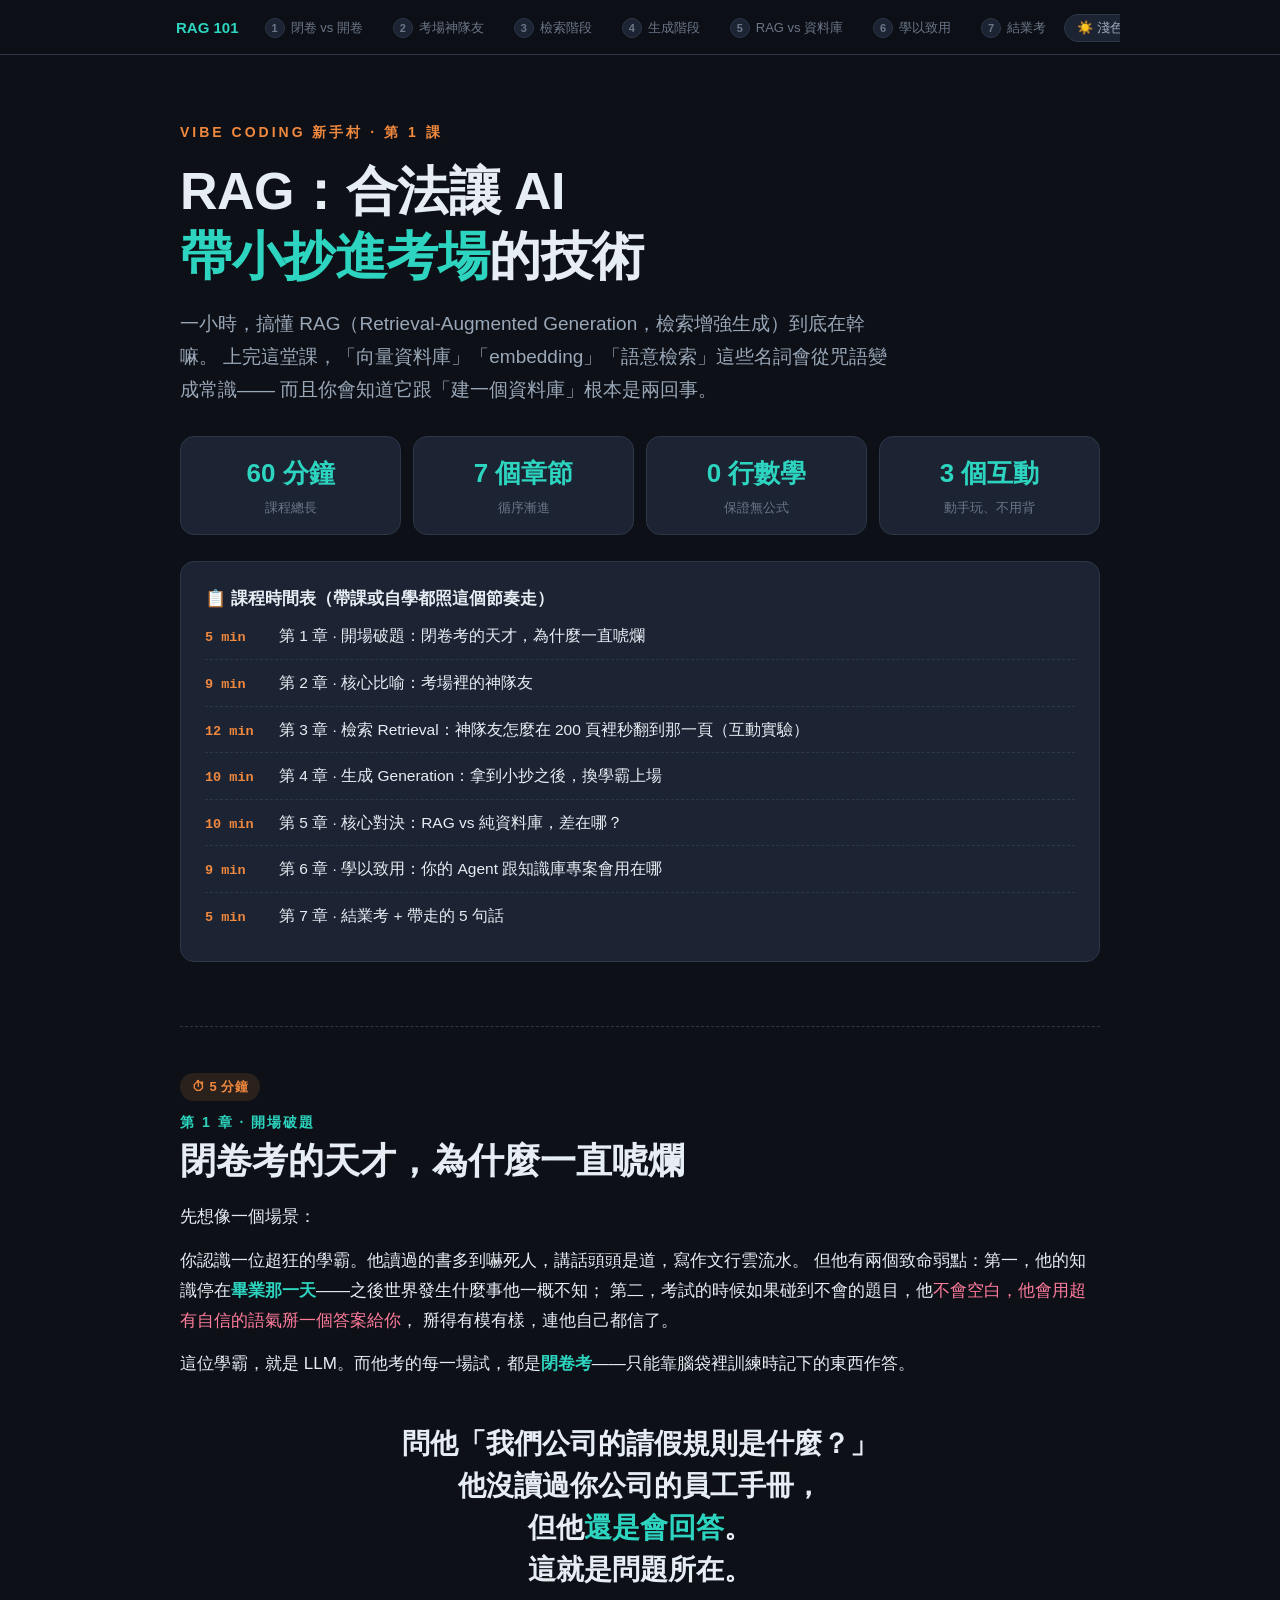
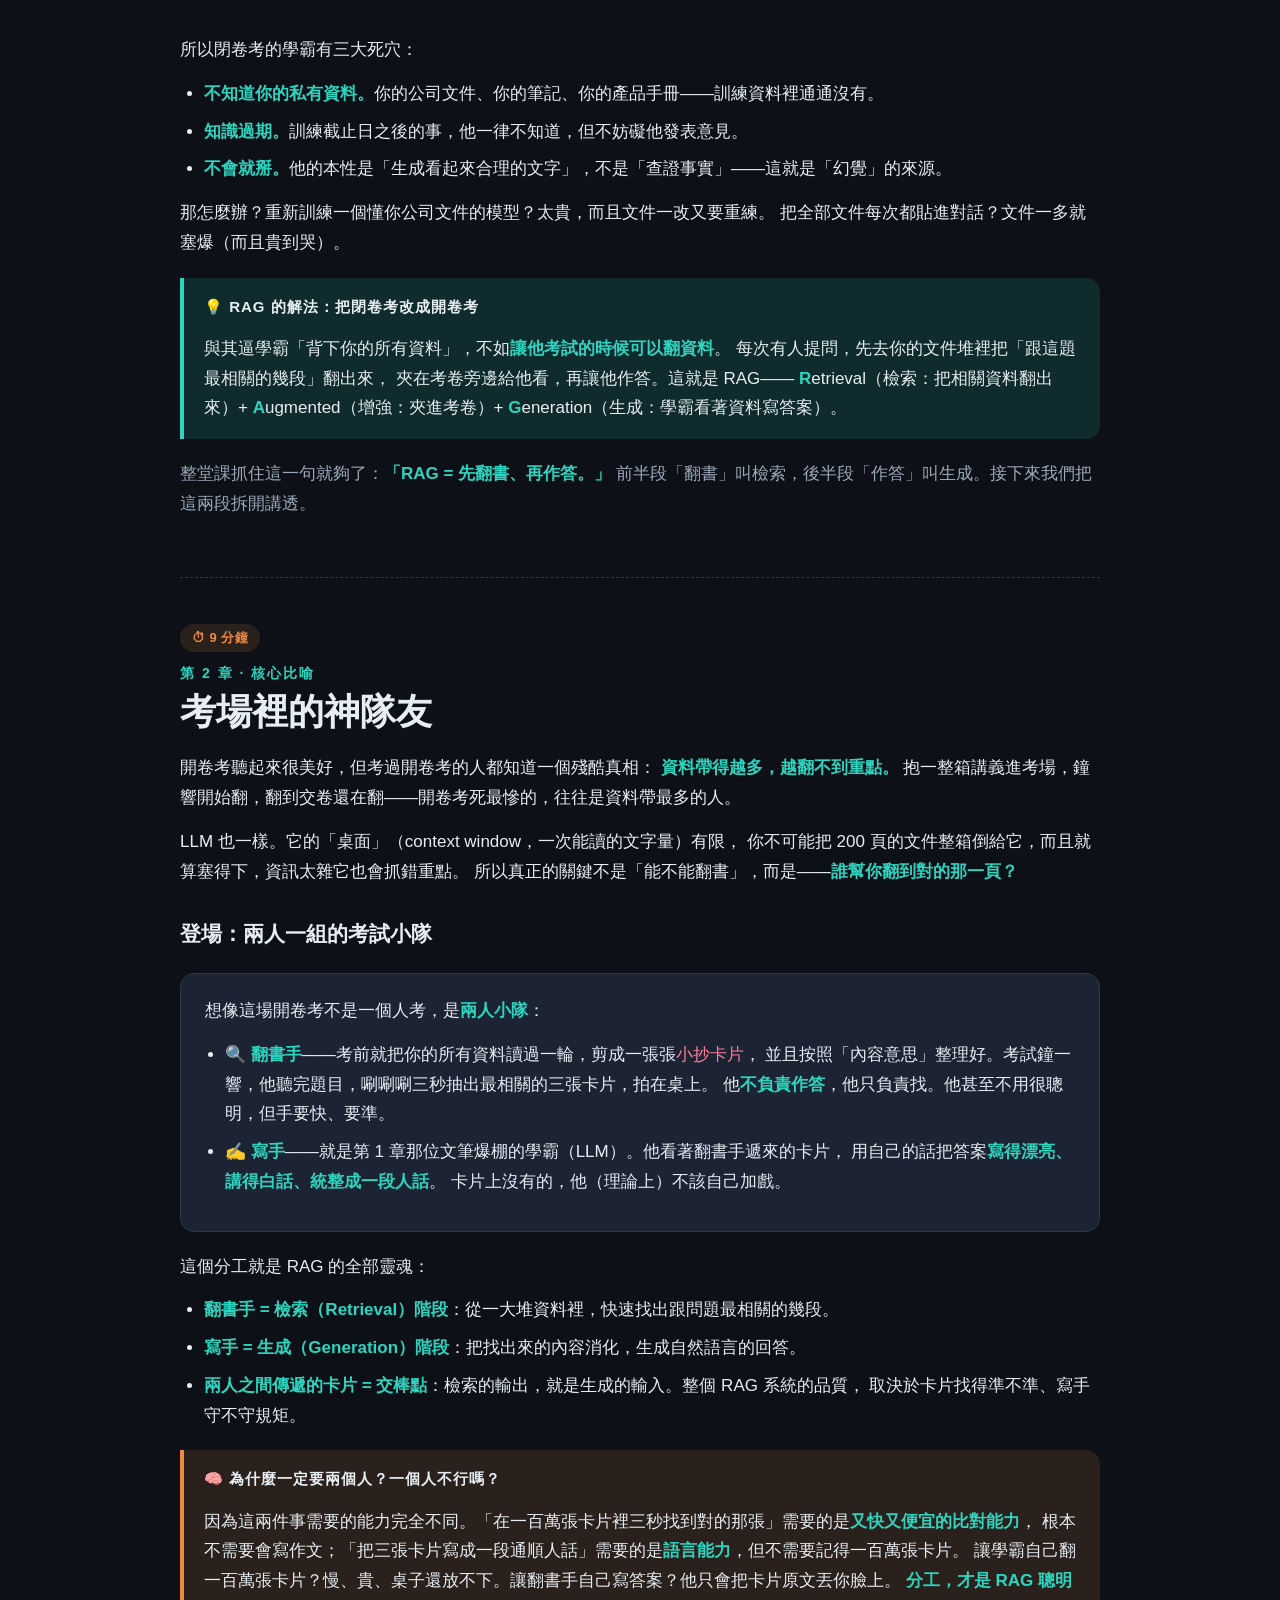
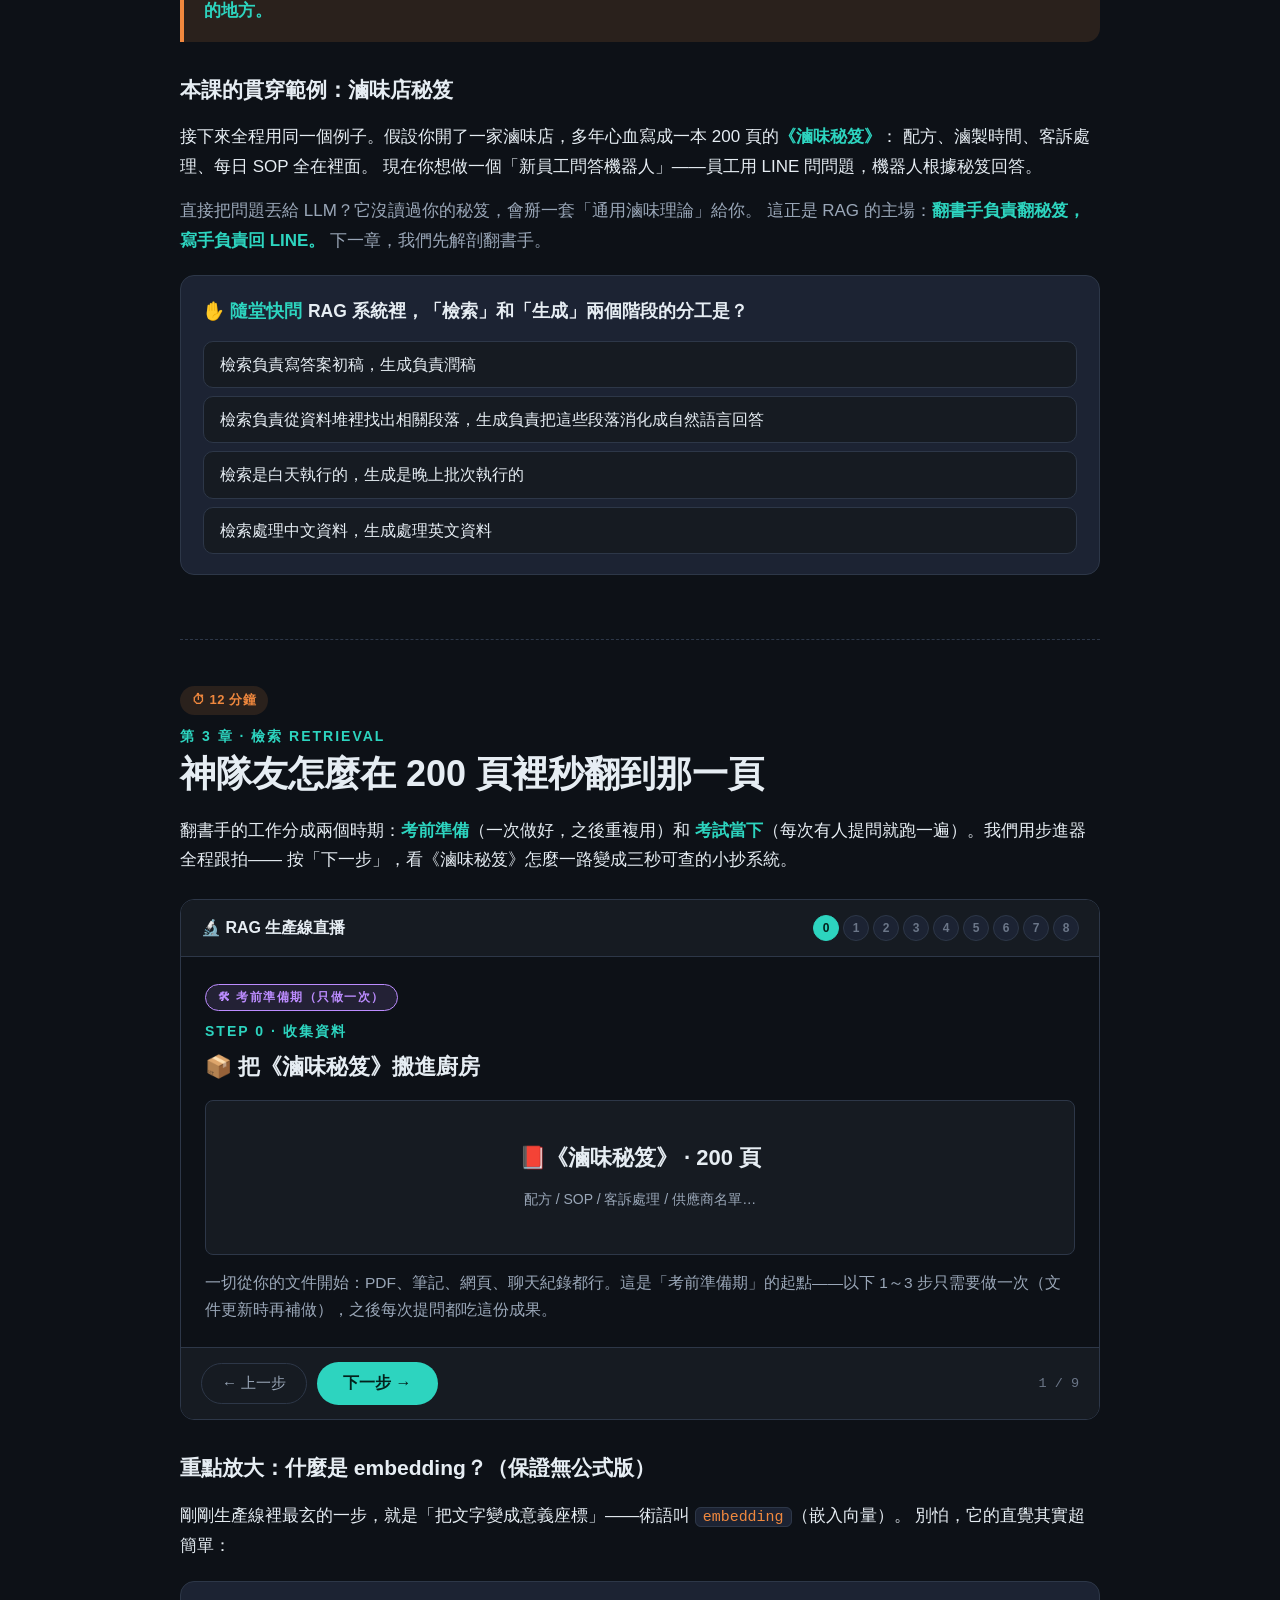
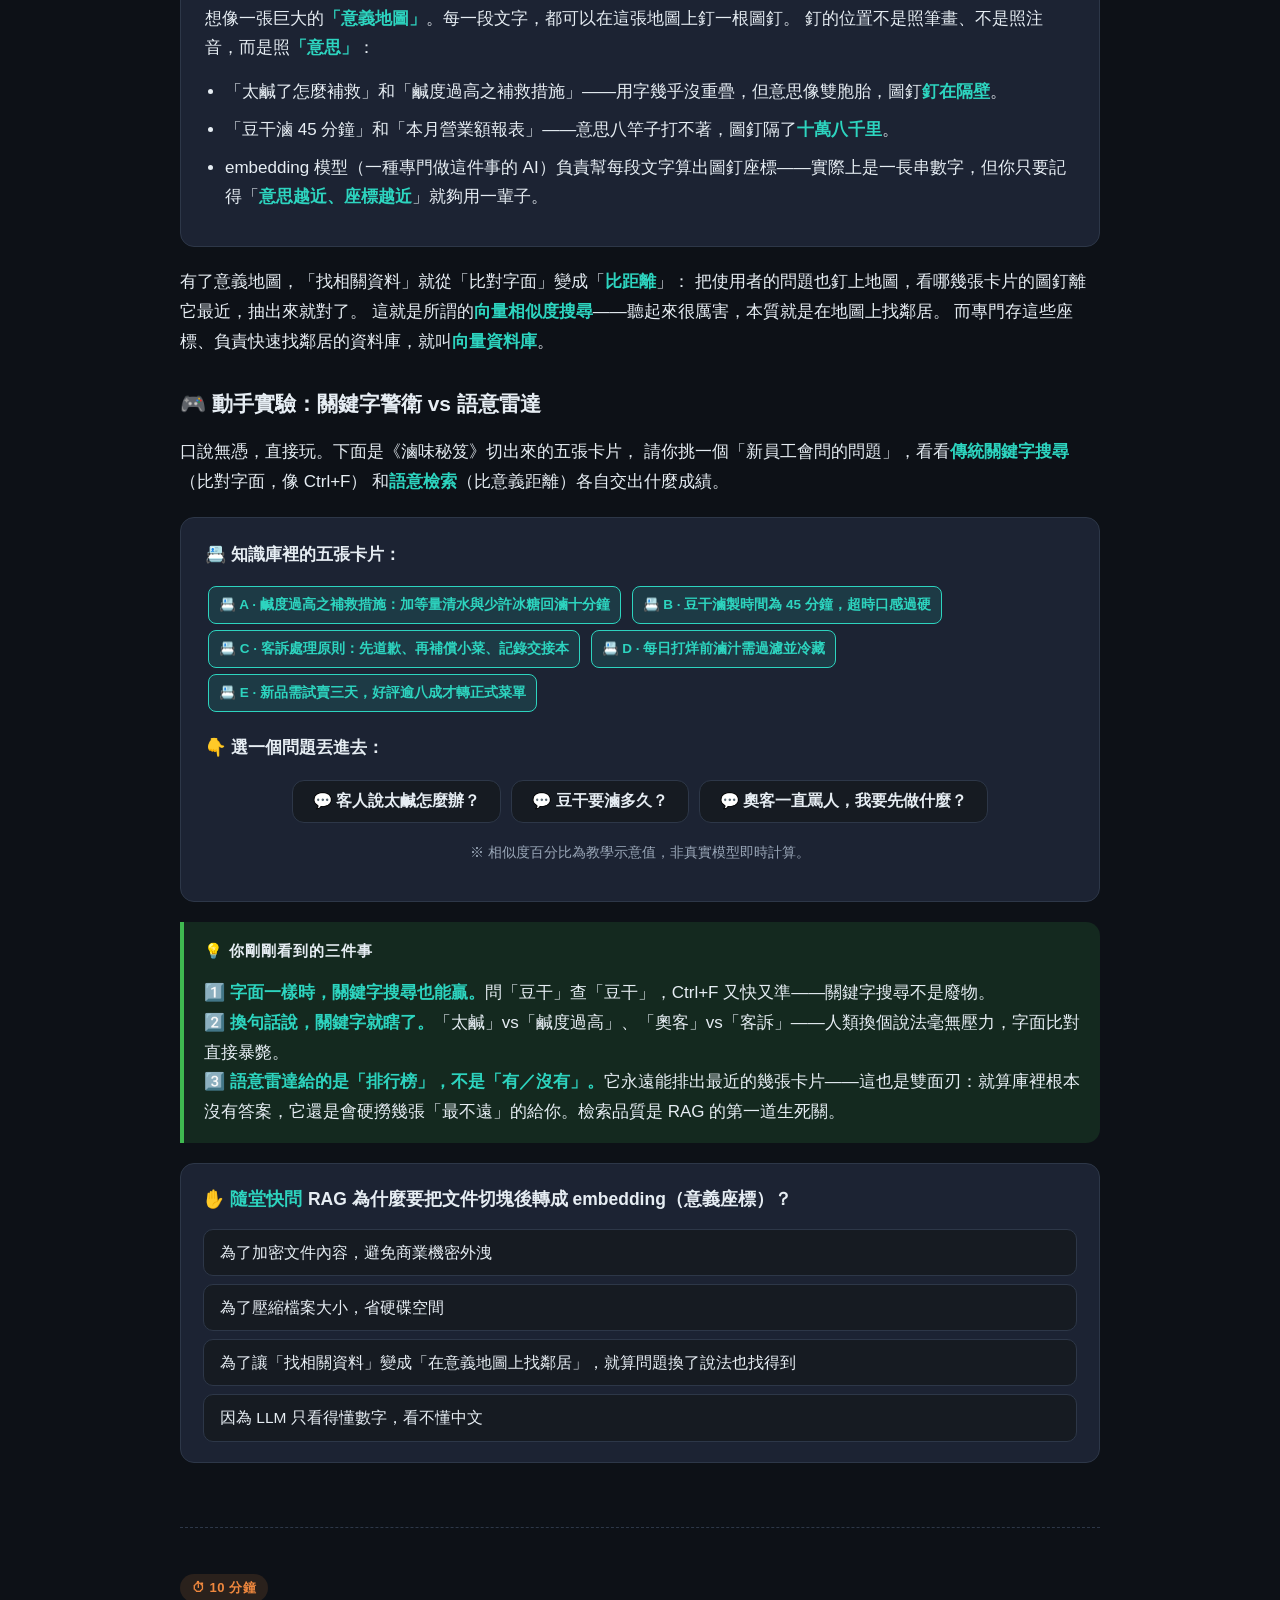
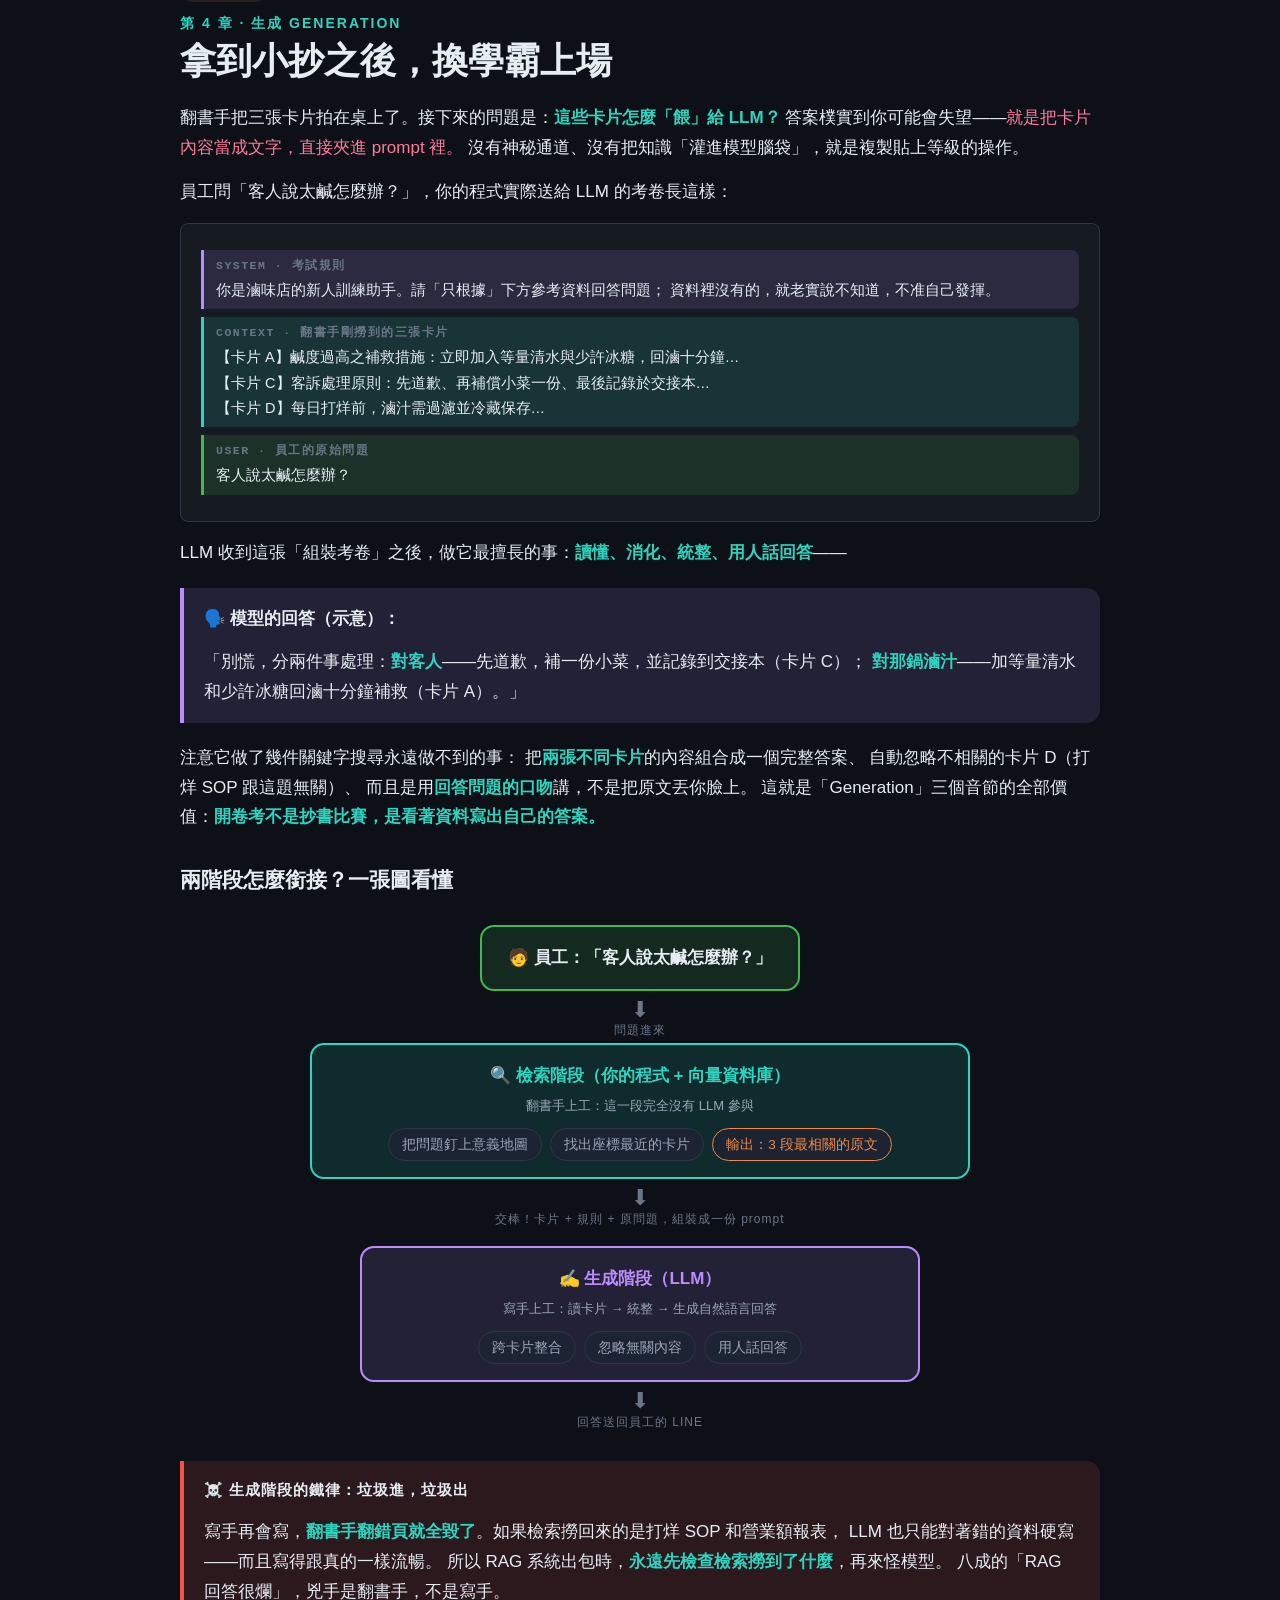
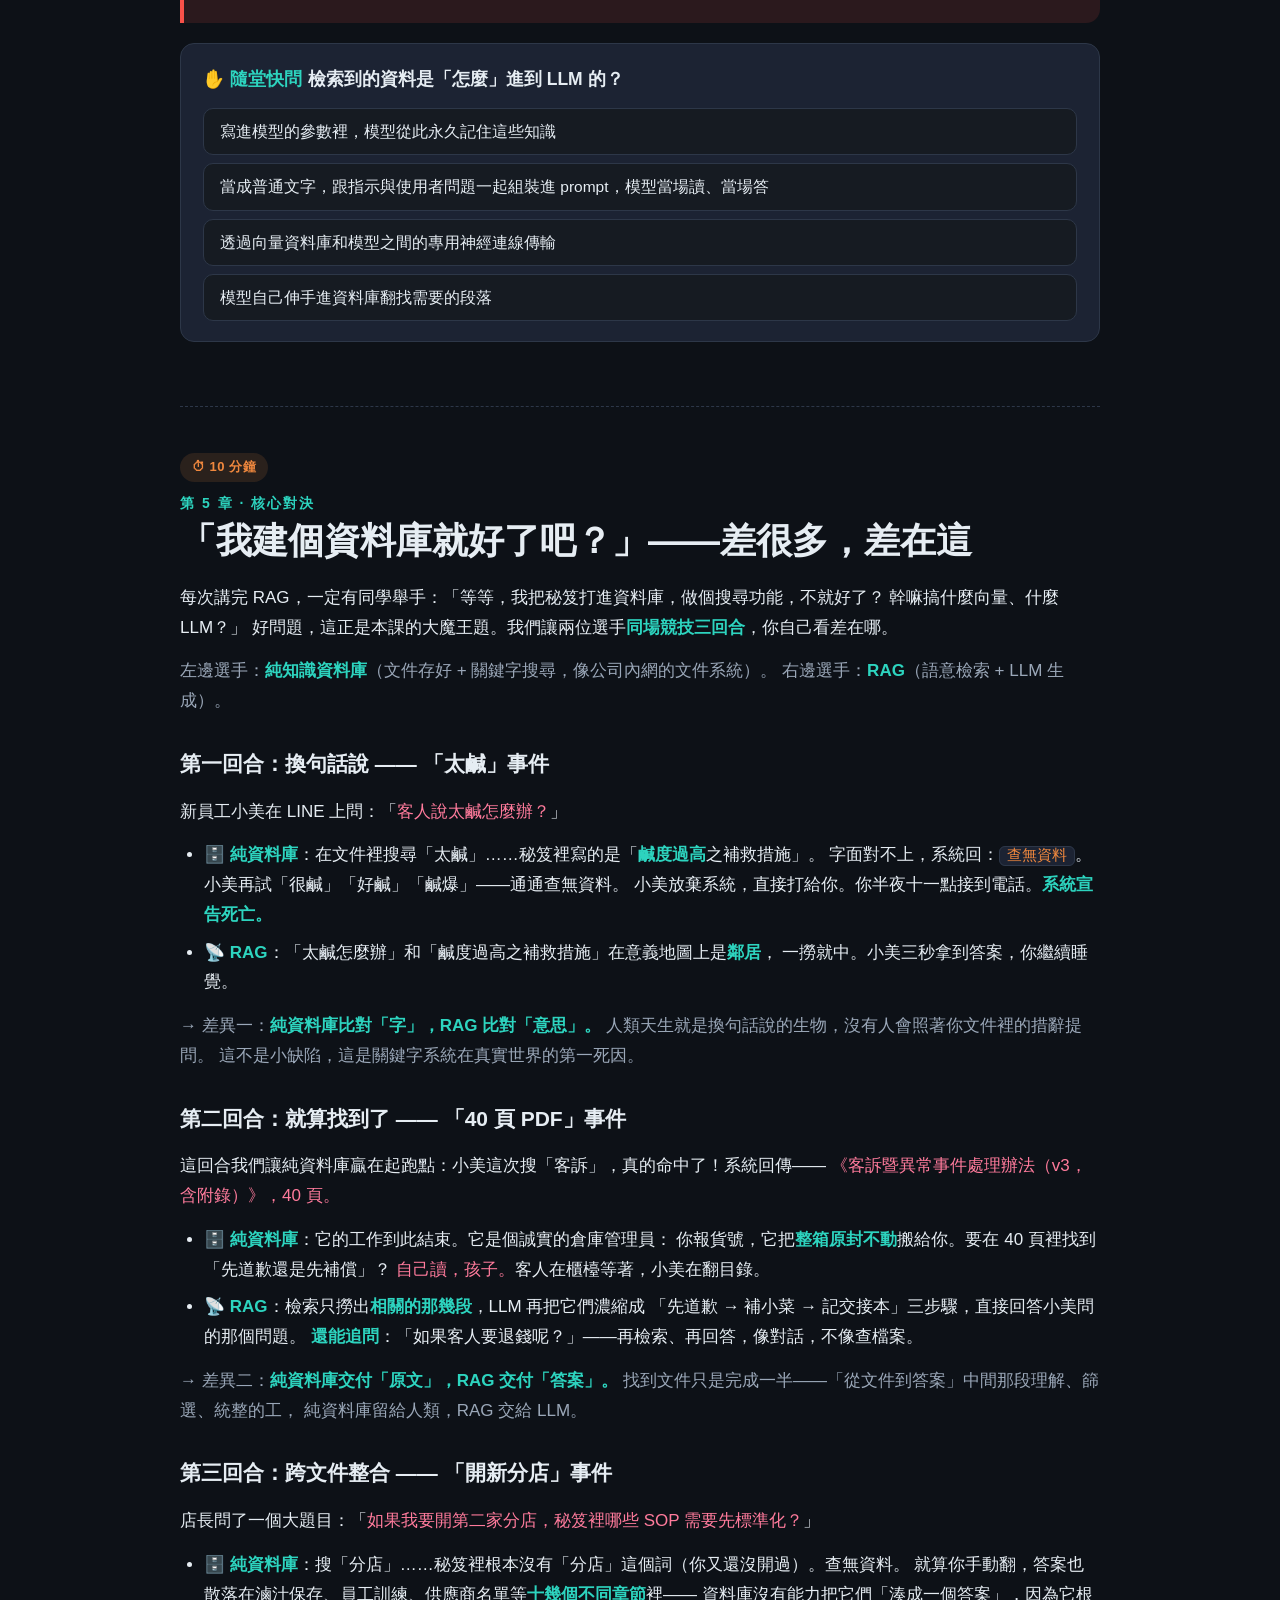
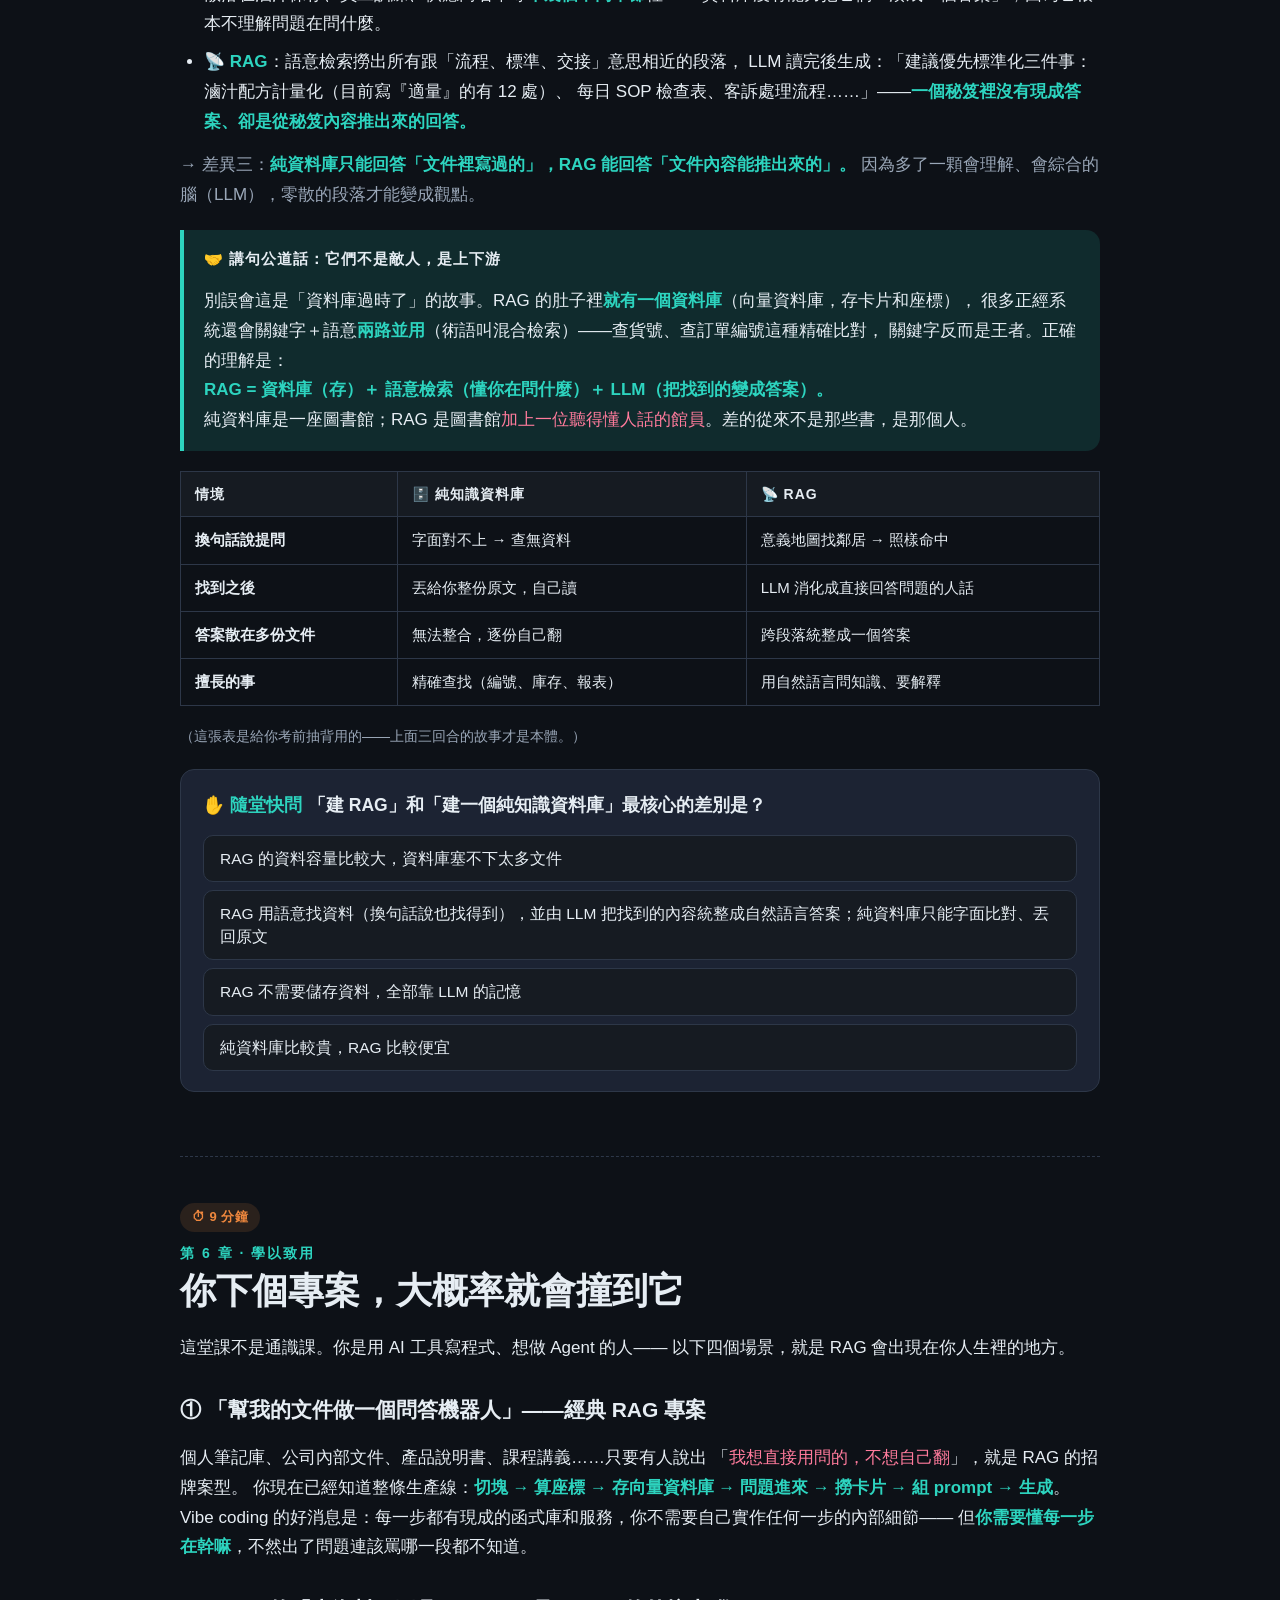
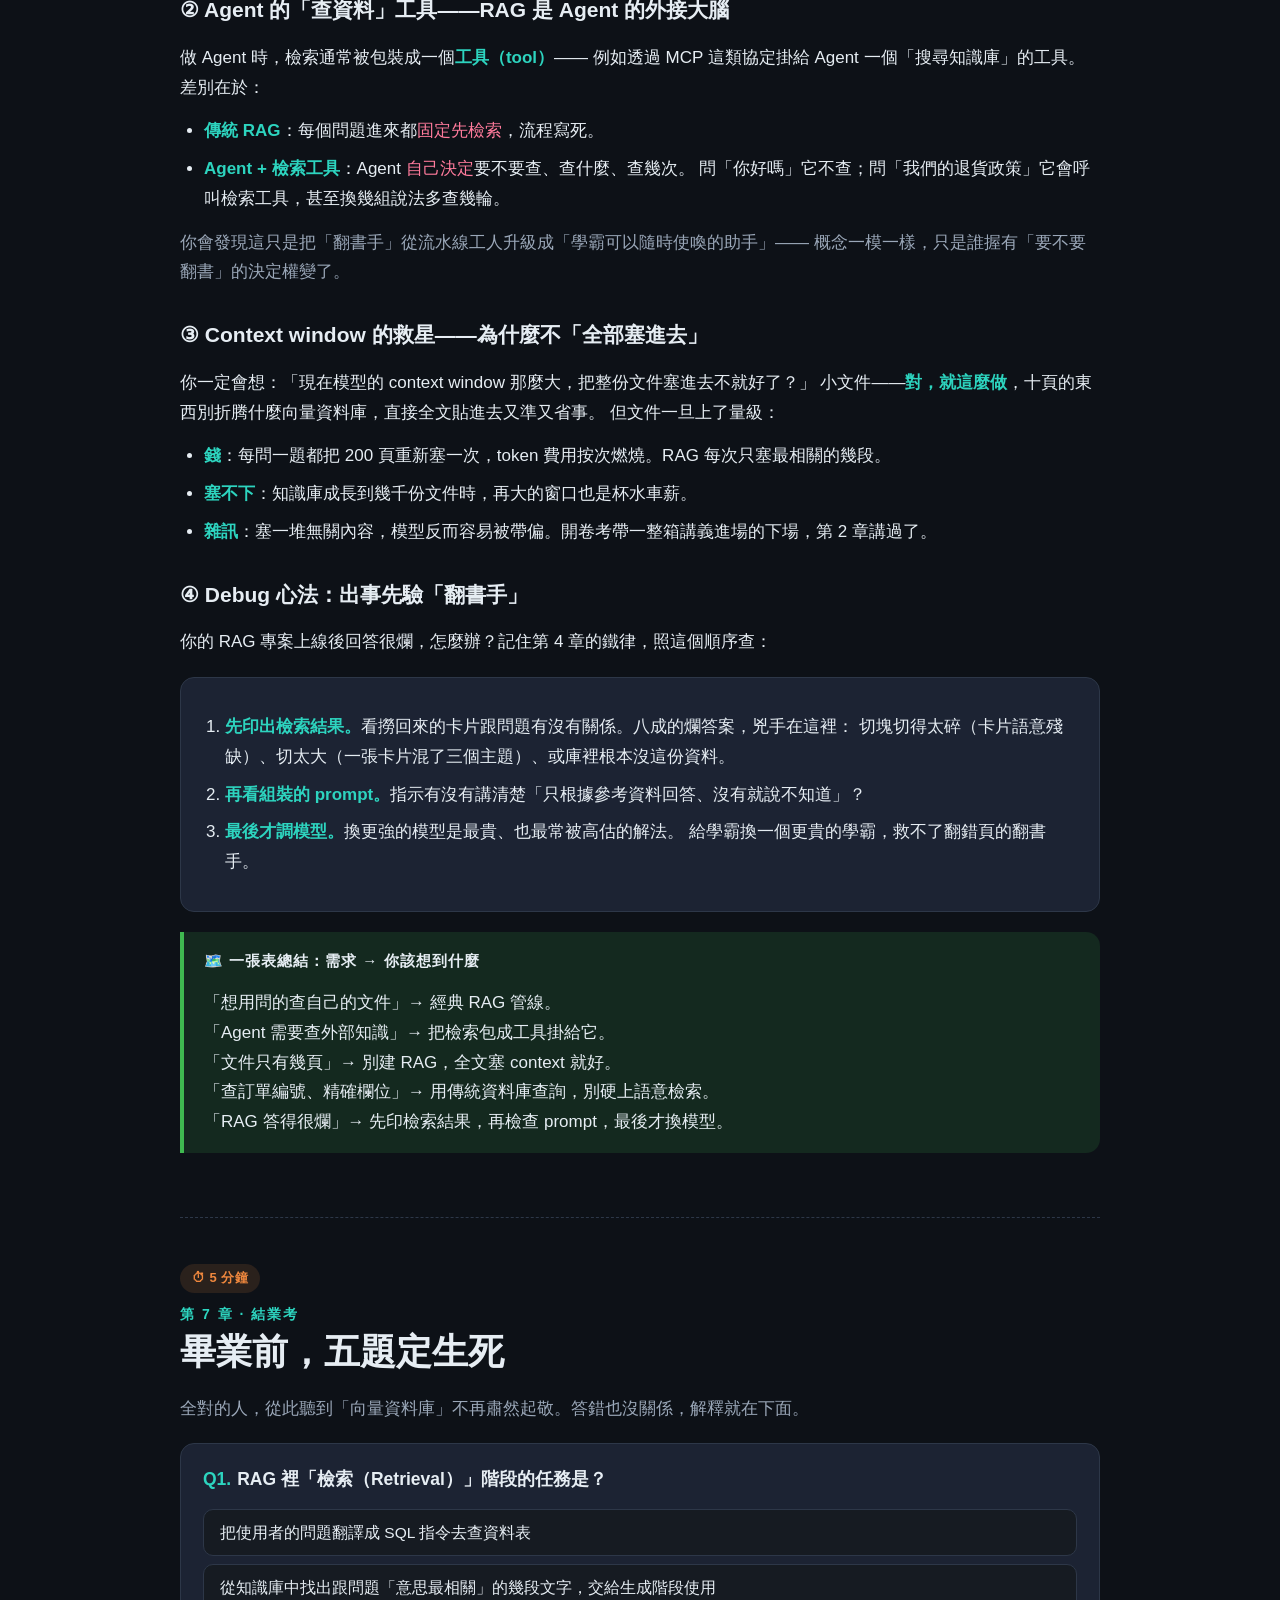
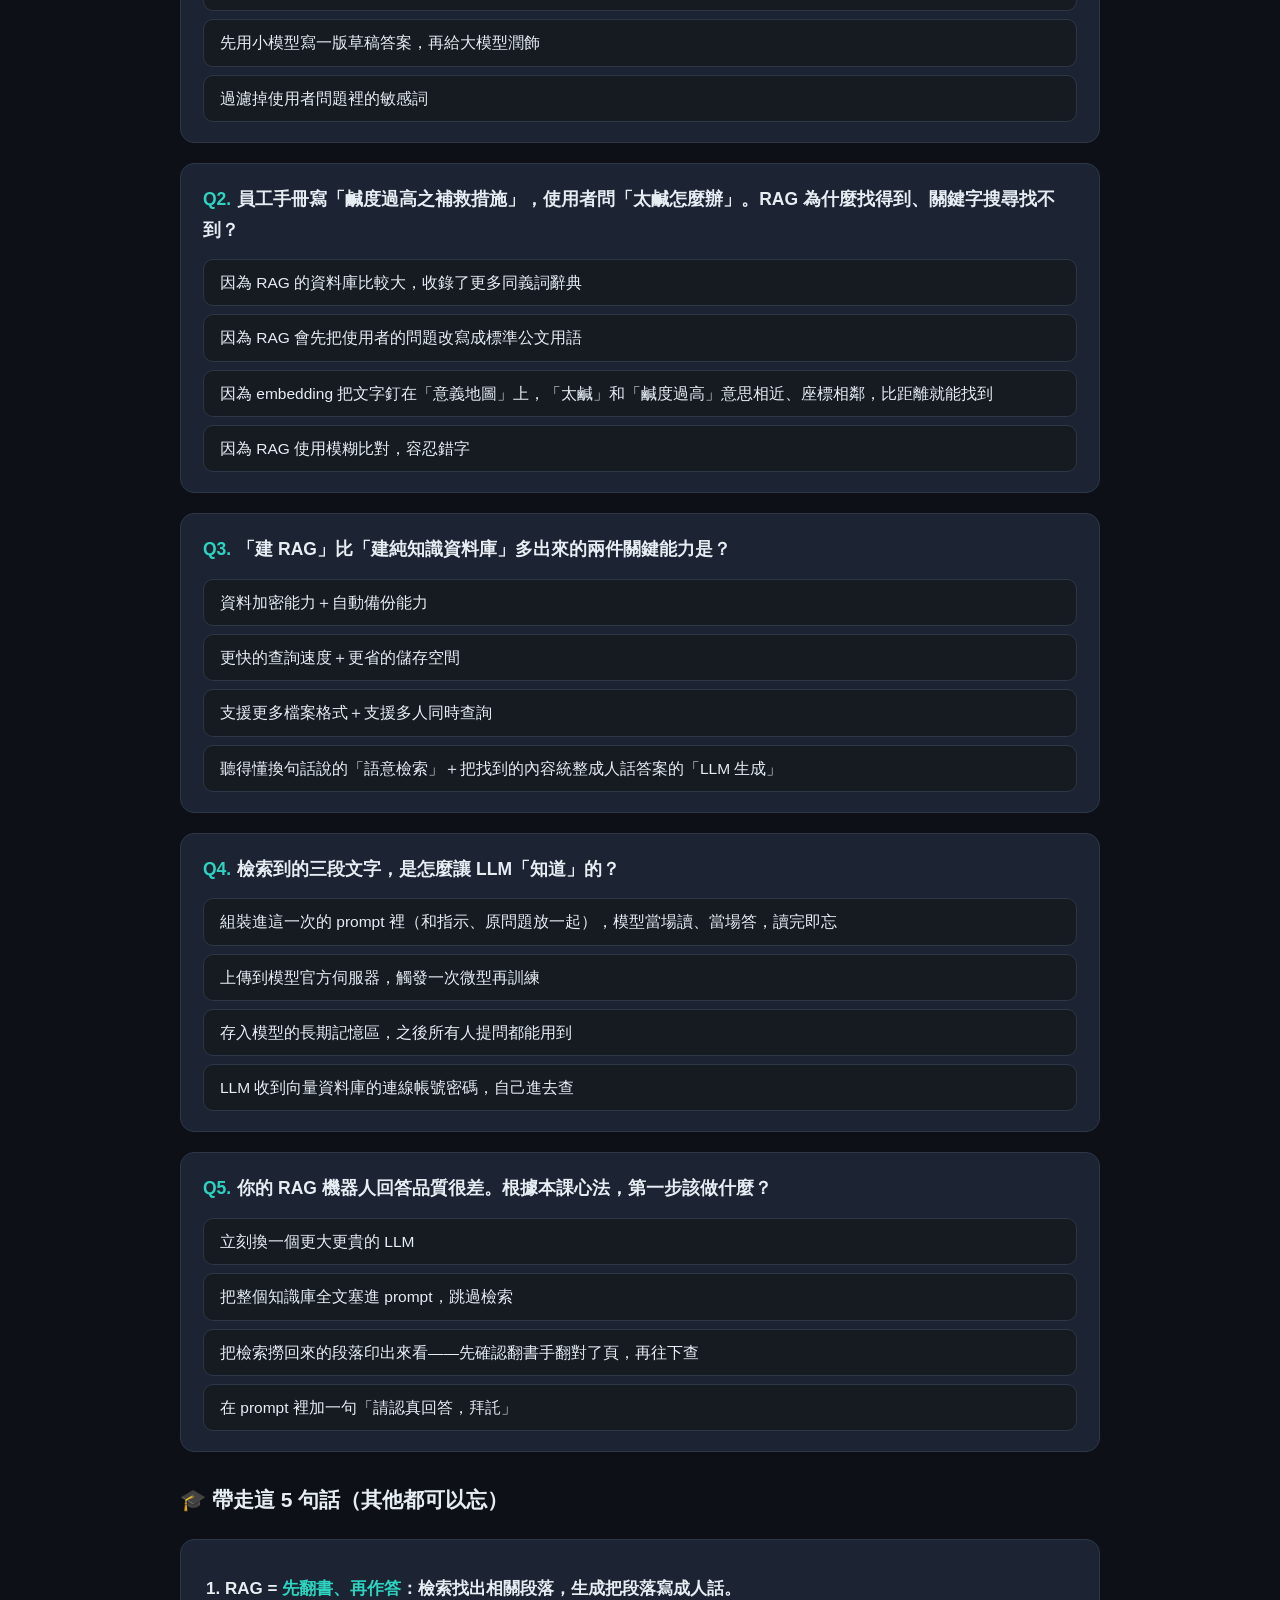
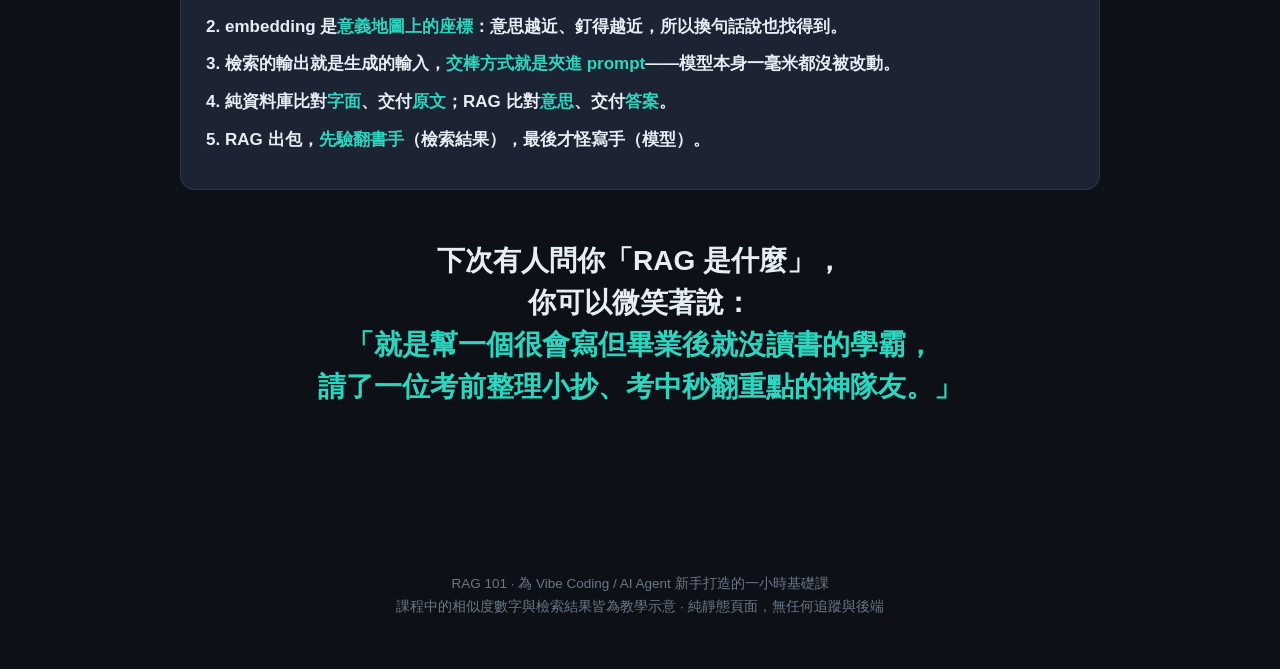
<file: rag-basics.html>
<!DOCTYPE html>
<html lang="zh-Hant">
<head>
<meta charset="UTF-8">
<meta name="viewport" content="width=device-width, initial-scale=1.0">
<title>RAG 101 — 一小時搞懂怎麼讓 AI 帶小抄進考場</title>
<meta name="description" content="給 Vibe Coding 與 AI Agent 新手的一小時 RAG 基礎課：檢索、生成、向量資料庫，全程人話零公式，一次講清楚 RAG 跟純資料庫到底差在哪。">
<style>
/* ============ 主題變數（深色為預設） ============ */
:root {
  --bg: #0d1117;
  --bg-soft: #161b22;
  --bg-card: #1c2333;
  --bg-card-hover: #232c40;
  --border: #2d3748;
  --text: #e6edf3;
  --text-dim: #9aa7b8;
  --text-faint: #6b7688;
  --accent: #2dd4bf;       /* 主色：青綠（檢索雷達色） */
  --accent-soft: rgba(45, 212, 191, 0.13);
  --accent2: #f0883e;      /* 次色：橘 */
  --accent2-soft: rgba(240, 136, 62, 0.13);
  --green: #3fb950;
  --green-soft: rgba(63, 185, 80, 0.14);
  --red: #f85149;
  --red-soft: rgba(248, 81, 73, 0.13);
  --purple: #bc8cff;
  --purple-soft: rgba(188, 140, 255, 0.13);
  --pink: #ff7b9c;
  --radius: 14px;
  --radius-sm: 8px;
  --mono: "SFMono-Regular", "Cascadia Code", Consolas, "Courier New", monospace;
}
html.light {
  --bg: #f6f8fa;
  --bg-soft: #ffffff;
  --bg-card: #ffffff;
  --bg-card-hover: #f0f3f7;
  --border: #d7dde5;
  --text: #1f2733;
  --text-dim: #4b5768;
  --text-faint: #7b8798;
  --accent: #0d9488;
  --accent2: #d9730d;
  --accent-soft: rgba(13, 148, 136, 0.13);
  --accent2-soft: rgba(217, 115, 13, 0.13);
}

* { margin: 0; padding: 0; box-sizing: border-box; }
html { scroll-behavior: smooth; }
body {
  background: var(--bg);
  color: var(--text);
  font-family: "PingFang TC", "Noto Sans TC", "Microsoft JhengHei", -apple-system, sans-serif;
  line-height: 1.75;
  font-size: 17px;
  -webkit-font-smoothing: antialiased;
}

/* ============ 頂部進度導覽 ============ */
#topnav {
  position: fixed; top: 0; left: 0; right: 0; z-index: 100;
  background: color-mix(in srgb, var(--bg) 88%, transparent);
  backdrop-filter: blur(10px);
  border-bottom: 1px solid var(--border);
}
#scrollbar { height: 3px; background: linear-gradient(90deg, var(--accent), var(--purple)); width: 0%; transition: width 0.1s linear; }
.nav-inner {
  max-width: 960px; margin: 0 auto; padding: 8px 16px;
  display: flex; align-items: center; gap: 6px; overflow-x: auto;
  scrollbar-width: none;
}
.nav-inner::-webkit-scrollbar { display: none; }
.nav-logo { font-weight: 800; color: var(--accent); white-space: nowrap; margin-right: 8px; font-size: 15px; text-decoration: none; }
.nav-step {
  display: flex; align-items: center; gap: 6px;
  padding: 5px 11px; border-radius: 999px; white-space: nowrap;
  font-size: 13px; color: var(--text-faint); text-decoration: none;
  border: 1px solid transparent; transition: all 0.2s;
}
.nav-step .dot {
  width: 20px; height: 20px; border-radius: 50%; flex: 0 0 auto;
  background: var(--bg-card); border: 1px solid var(--border);
  display: grid; place-items: center; font-size: 11px; font-weight: 700;
}
.nav-step:hover { color: var(--text); background: var(--bg-card); }
.nav-step.active { color: var(--accent); background: var(--accent-soft); border-color: var(--accent); }
.nav-step.active .dot { background: var(--accent); color: #04211c; border-color: var(--accent); }
.nav-step.done .dot { background: var(--green-soft); color: var(--green); border-color: var(--green); }
#theme-toggle {
  margin-left: auto; flex: 0 0 auto; background: var(--bg-card); color: var(--text-dim);
  border: 1px solid var(--border); border-radius: 999px; padding: 4px 12px;
  cursor: pointer; font-size: 13px; font-family: inherit;
}
#theme-toggle:hover { color: var(--text); }

/* ============ 版面 ============ */
main { max-width: 960px; margin: 0 auto; padding: 90px 20px 60px; }
section { padding: 44px 0; border-bottom: 1px dashed var(--border); scroll-margin-top: 70px; }
section:last-of-type { border-bottom: none; }

.time-badge {
  display: inline-flex; align-items: center; gap: 6px;
  background: var(--accent2-soft); color: var(--accent2);
  font-size: 13px; font-weight: 700; padding: 3px 12px; border-radius: 999px;
  margin-bottom: 12px; letter-spacing: 0.5px;
}
h1 { font-size: clamp(30px, 6vw, 52px); line-height: 1.25; font-weight: 900; letter-spacing: -0.5px; }
h2 { font-size: clamp(24px, 4.5vw, 36px); line-height: 1.3; font-weight: 800; margin-bottom: 18px; }
h3 { font-size: 21px; font-weight: 700; margin: 30px 0 10px; }
h2 .kicker { display: block; font-size: 14px; color: var(--accent); letter-spacing: 2px; font-weight: 700; margin-bottom: 6px; }
p { margin: 14px 0; color: var(--text); }
p.dim, li.dim { color: var(--text-dim); }
strong { color: var(--accent); font-weight: 700; }
em { color: var(--pink); font-style: normal; }
ul, ol { margin: 12px 0 12px 24px; }
li { margin: 8px 0; }
code { font-family: var(--mono); background: var(--bg-card); border: 1px solid var(--border); padding: 1px 7px; border-radius: 6px; font-size: 0.88em; color: var(--accent2); }

.card {
  background: var(--bg-card); border: 1px solid var(--border);
  border-radius: var(--radius); padding: 22px 24px; margin: 20px 0;
}
.callout { border-left: 4px solid var(--accent); background: var(--accent-soft); border-radius: 0 var(--radius) var(--radius) 0; padding: 16px 20px; margin: 20px 0; }
.callout.orange { border-left-color: var(--accent2); background: var(--accent2-soft); }
.callout.red { border-left-color: var(--red); background: var(--red-soft); }
.callout.green { border-left-color: var(--green); background: var(--green-soft); }
.callout.purple { border-left-color: var(--purple); background: var(--purple-soft); }
.callout p:first-child { margin-top: 0; }
.callout p:last-child { margin-bottom: 0; }
.callout-title { font-weight: 800; font-size: 15px; letter-spacing: 1px; margin-bottom: 6px; display: block; }

button.primary {
  background: var(--accent); color: #04211c; border: none; font-family: inherit;
  font-size: 16px; font-weight: 800; padding: 11px 26px; border-radius: 999px;
  cursor: pointer; transition: transform 0.12s, filter 0.2s;
}
button.primary:hover { filter: brightness(1.1); transform: translateY(-1px); }
button.primary:active { transform: translateY(1px); }
button.primary:disabled { opacity: 0.35; cursor: not-allowed; transform: none; }
button.ghost {
  background: transparent; color: var(--text-dim); border: 1px solid var(--border);
  font-family: inherit; font-size: 15px; padding: 10px 20px; border-radius: 999px; cursor: pointer;
}
button.ghost:hover { color: var(--text); border-color: var(--text-dim); }

/* ============ Hero ============ */
#hero { padding-top: 30px; border-bottom: 1px dashed var(--border); }
.hero-tag { color: var(--accent2); font-weight: 700; letter-spacing: 3px; font-size: 14px; margin-bottom: 14px; }
.hero-sub { font-size: 19px; color: var(--text-dim); margin-top: 18px; max-width: 720px; }
.hero-grid { display: grid; grid-template-columns: repeat(auto-fit, minmax(150px, 1fr)); gap: 12px; margin-top: 30px; }
.hero-stat { background: var(--bg-card); border: 1px solid var(--border); border-radius: var(--radius); padding: 14px 16px; text-align: center; }
.hero-stat .num { font-size: 26px; font-weight: 900; color: var(--accent); }
.hero-stat .lbl { font-size: 13px; color: var(--text-faint); }
.agenda { margin-top: 26px; }
.agenda-row { display: flex; gap: 12px; align-items: baseline; padding: 9px 0; border-bottom: 1px dashed var(--border); font-size: 15.5px; }
.agenda-row:last-child { border-bottom: none; }
.agenda-row .t { flex: 0 0 62px; color: var(--accent2); font-weight: 700; font-family: var(--mono); font-size: 13.5px; }
.agenda-row a { color: var(--text); text-decoration: none; }
.agenda-row a:hover { color: var(--accent); }

/* ============ 知識卡片視覺（chunk） ============ */
.chunk {
  display: inline-block; padding: 3px 10px; margin: 3px; border-radius: 8px;
  background: var(--accent-soft); border: 1px solid var(--accent);
  color: var(--accent); font-weight: 700; font-size: 15px;
}
.chunk.hot { background: var(--accent2-soft); border-color: var(--accent2); color: var(--accent2); }
.chunk.new { background: var(--green-soft); border-color: var(--green); color: var(--green); animation: pop 0.4s; }
.chunk.dimmed { opacity: 0.35; }
@keyframes pop { 0% { transform: scale(0.4); opacity: 0; } 70% { transform: scale(1.15); } 100% { transform: scale(1); opacity: 1; } }
.vec { font-family: var(--mono); font-size: 12.5px; color: var(--purple); background: var(--purple-soft); border: 1px solid var(--purple); border-radius: 8px; padding: 4px 8px; display: inline-block; margin: 3px; }

/* ============ 相似度長條 ============ */
.prob-row { display: flex; align-items: center; gap: 10px; margin: 8px 0; }
.prob-label { flex: 0 0 118px; text-align: right; font-weight: 700; font-size: 14.5px; }
.prob-track { flex: 1; background: var(--bg-soft); border-radius: 999px; height: 22px; overflow: hidden; border: 1px solid var(--border); }
.prob-fill { height: 100%; border-radius: 999px; background: linear-gradient(90deg, var(--accent), var(--purple)); width: 0%; transition: width 0.8s cubic-bezier(0.2, 0.8, 0.2, 1); }
.prob-fill.winner { background: linear-gradient(90deg, var(--accent2), var(--pink)); }
.prob-pct { flex: 0 0 64px; font-family: var(--mono); font-size: 13.5px; color: var(--text-dim); }

/* ============ Pipeline 步進器 ============ */
#pipeline { border: 1px solid var(--border); border-radius: var(--radius); overflow: hidden; margin: 24px 0; }
.pipe-head { background: var(--bg-soft); padding: 14px 20px; border-bottom: 1px solid var(--border); display: flex; flex-wrap: wrap; align-items: center; gap: 8px; }
.pipe-head .title { font-weight: 800; font-size: 16px; }
.pipe-steps { display: flex; gap: 4px; margin-left: auto; flex-wrap: wrap; }
.pipe-steps .pstep {
  width: 26px; height: 26px; border-radius: 50%; display: grid; place-items: center;
  font-size: 12px; font-weight: 800; background: var(--bg-card); color: var(--text-faint);
  border: 1px solid var(--border); cursor: pointer; transition: all 0.2s;
}
.pipe-steps .pstep.on { background: var(--accent); color: #04211c; border-color: var(--accent); }
.pipe-steps .pstep.past { background: var(--accent-soft); color: var(--accent); border-color: var(--accent); }
.pipe-body { padding: 24px; min-height: 330px; }
.pipe-phase { display: inline-block; font-size: 12px; font-weight: 800; letter-spacing: 1.5px; border-radius: 999px; padding: 2px 12px; margin-bottom: 8px; }
.pipe-phase.build { background: var(--purple-soft); color: var(--purple); border: 1px solid var(--purple); }
.pipe-phase.query { background: var(--accent2-soft); color: var(--accent2); border: 1px solid var(--accent2); }
.pipe-stage-name { color: var(--accent); font-weight: 800; font-size: 14px; letter-spacing: 2px; margin-bottom: 4px; }
.pipe-stage-title { font-size: 22px; font-weight: 800; margin-bottom: 12px; }
.pipe-visual { background: var(--bg-soft); border: 1px solid var(--border); border-radius: var(--radius-sm); padding: 18px; margin: 14px 0; min-height: 110px; }
.pipe-note { color: var(--text-dim); font-size: 15.5px; }
.pipe-foot { padding: 14px 20px; border-top: 1px solid var(--border); background: var(--bg-soft); display: flex; gap: 10px; align-items: center; }
.pipe-foot .count { margin-left: auto; color: var(--text-faint); font-size: 13.5px; font-family: var(--mono); }

/* ============ 語意 vs 關鍵字 互動實驗 ============ */
.lab-questions { display: flex; flex-wrap: wrap; gap: 10px; justify-content: center; margin: 18px 0; }
.lab-q-btn {
  background: var(--bg-soft); border: 1px solid var(--border); color: var(--text);
  font-family: inherit; font-size: 15.5px; font-weight: 700; padding: 10px 20px;
  border-radius: 12px; cursor: pointer; transition: all 0.15s;
}
.lab-q-btn:hover { border-color: var(--accent); color: var(--accent); transform: translateY(-2px); }
.lab-q-btn.picked { border-color: var(--accent); background: var(--accent-soft); color: var(--accent); }
.lab-cols { display: grid; grid-template-columns: 1fr 1fr; gap: 14px; margin-top: 16px; }
.lab-col { background: var(--bg-soft); border: 1px solid var(--border); border-radius: var(--radius-sm); padding: 14px 16px; }
.lab-col h4 { font-size: 15px; margin-bottom: 10px; }
.lab-col.keyword h4 { color: var(--red); }
.lab-col.vector h4 { color: var(--accent); }
.lab-result { font-size: 14.5px; color: var(--text-dim); }
.lab-miss { color: var(--red); font-weight: 800; font-size: 17px; text-align: center; padding: 18px 0; }
.lab-hit { color: var(--green); font-weight: 700; }
@media (max-width: 640px) { .lab-cols { grid-template-columns: 1fr; } }

/* ============ 組裝 prompt 架構圖 ============ */
.arch { margin: 26px 0; }
.arch-box { border-radius: var(--radius); padding: 16px 18px; margin: 0 auto; text-align: center; position: relative; }
.arch-user { background: var(--green-soft); border: 2px solid var(--green); max-width: 320px; font-weight: 800; }
.arch-app { background: var(--accent-soft); border: 2px solid var(--accent); max-width: 660px; }
.arch-llm { background: var(--purple-soft); border: 2px solid var(--purple); max-width: 560px; margin-top: 14px; }
.arch-label { font-weight: 900; font-size: 17px; margin-bottom: 4px; }
.arch-app .arch-label { color: var(--accent); }
.arch-llm .arch-label { color: var(--purple); }
.arch-sub { font-size: 13px; color: var(--text-dim); margin-bottom: 10px; }
.arch-chips { display: flex; flex-wrap: wrap; gap: 8px; justify-content: center; }
.arch-chip { background: var(--bg-card); border: 1px solid var(--border); border-radius: 999px; padding: 4px 13px; font-size: 13.5px; color: var(--text-dim); }
.arch-chip.hl { border-color: var(--accent2); color: var(--accent2); }
.arch-arrow { text-align: center; font-size: 22px; color: var(--text-faint); line-height: 1.2; padding: 6px 0; }
.arch-arrow small { display: block; font-size: 12px; letter-spacing: 1px; }

/* ============ 組好的 prompt 示意 ============ */
.prompt-sheet { background: var(--bg-soft); border: 1px solid var(--border); border-radius: var(--radius-sm); padding: 18px 20px; font-size: 14.5px; margin: 16px 0; }
.prompt-sheet .seg { border-left: 3px solid var(--border); padding: 6px 12px; margin: 8px 0; border-radius: 0 8px 8px 0; }
.prompt-sheet .seg.sys { border-left-color: var(--purple); background: var(--purple-soft); }
.prompt-sheet .seg.ctx { border-left-color: var(--accent); background: var(--accent-soft); }
.prompt-sheet .seg.usr { border-left-color: var(--green); background: var(--green-soft); }
.prompt-sheet .seg-tag { font-size: 11.5px; font-weight: 800; letter-spacing: 1.5px; font-family: var(--mono); display: block; margin-bottom: 2px; color: var(--text-faint); }

/* ============ 測驗 ============ */
.quiz { border: 1px solid var(--border); border-radius: var(--radius); padding: 20px 22px; margin: 20px 0; background: var(--bg-card); }
.quiz-q { font-weight: 800; font-size: 17.5px; margin-bottom: 14px; }
.quiz-q .qnum { color: var(--accent); margin-right: 6px; }
.quiz-opts { display: flex; flex-direction: column; gap: 8px; }
.quiz-opt {
  text-align: left; background: var(--bg-soft); border: 1px solid var(--border); color: var(--text);
  font-family: inherit; font-size: 15.5px; padding: 11px 16px; border-radius: 10px; cursor: pointer;
  transition: all 0.15s; line-height: 1.5;
}
.quiz-opt:hover:not(:disabled) { border-color: var(--accent2); }
.quiz-opt:disabled { cursor: default; }
.quiz-opt.correct { border-color: var(--green); background: var(--green-soft); color: var(--green); font-weight: 700; }
.quiz-opt.wrong { border-color: var(--red); background: var(--red-soft); color: var(--red); }
.quiz-expl { margin-top: 12px; font-size: 15px; color: var(--text-dim); display: none; border-top: 1px dashed var(--border); padding-top: 12px; }
.quiz-expl.show { display: block; animation: pop 0.3s; }
.quiz-expl .verdict { font-weight: 900; }

/* ============ 對照表 ============ */
table.cmp { width: 100%; border-collapse: collapse; margin: 18px 0; font-size: 15px; }
table.cmp th, table.cmp td { border: 1px solid var(--border); padding: 10px 14px; text-align: left; vertical-align: top; }
table.cmp th { background: var(--bg-soft); font-size: 14px; letter-spacing: 1px; }
table.cmp td:first-child { font-weight: 700; white-space: nowrap; }

.big-quote { font-size: clamp(20px, 3.6vw, 28px); font-weight: 900; text-align: center; padding: 30px 18px; line-height: 1.5; }
.big-quote .hl { color: var(--accent); }

footer { text-align: center; color: var(--text-faint); font-size: 13.5px; padding: 30px 16px 50px; }

@media (max-width: 640px) {
  body { font-size: 16px; }
  .pipe-body { padding: 16px; }
  .prob-label { flex-basis: 88px; font-size: 13px; }
  .nav-step span.nm { display: none; }
}
</style>
</head>
<body>

<nav id="topnav">
  <div id="scrollbar"></div>
  <div class="nav-inner">
    <a class="nav-logo" href="#hero">RAG&nbsp;101</a>
    <a class="nav-step" href="#s1" data-sec="s1"><span class="dot">1</span><span class="nm">閉卷 vs 開卷</span></a>
    <a class="nav-step" href="#s2" data-sec="s2"><span class="dot">2</span><span class="nm">考場神隊友</span></a>
    <a class="nav-step" href="#s3" data-sec="s3"><span class="dot">3</span><span class="nm">檢索階段</span></a>
    <a class="nav-step" href="#s4" data-sec="s4"><span class="dot">4</span><span class="nm">生成階段</span></a>
    <a class="nav-step" href="#s5" data-sec="s5"><span class="dot">5</span><span class="nm">RAG vs 資料庫</span></a>
    <a class="nav-step" href="#s6" data-sec="s6"><span class="dot">6</span><span class="nm">學以致用</span></a>
    <a class="nav-step" href="#s7" data-sec="s7"><span class="dot">7</span><span class="nm">結業考</span></a>
    <button id="theme-toggle" title="切換深淺色">☀️ 淺色</button>
  </div>
</nav>

<main>

<!-- ================================================================ -->
<!-- HERO -->
<!-- ================================================================ -->
<section id="hero">
  <div class="hero-tag">VIBE CODING 新手村 · 第 1 課</div>
  <h1>RAG：合法讓 AI<br><span style="color:var(--accent)">帶小抄進考場</span>的技術</h1>
  <p class="hero-sub">
    一小時，搞懂 RAG（Retrieval-Augmented Generation，檢索增強生成）到底在幹嘛。
    上完這堂課，「向量資料庫」「embedding」「語意檢索」這些名詞會從咒語變成常識——
    而且你會知道它跟「建一個資料庫」根本是兩回事。
  </p>
  <div class="hero-grid">
    <div class="hero-stat"><div class="num">60 分鐘</div><div class="lbl">課程總長</div></div>
    <div class="hero-stat"><div class="num">7 個章節</div><div class="lbl">循序漸進</div></div>
    <div class="hero-stat"><div class="num">0 行數學</div><div class="lbl">保證無公式</div></div>
    <div class="hero-stat"><div class="num">3 個互動</div><div class="lbl">動手玩、不用背</div></div>
  </div>

  <div class="card agenda">
    <strong style="color:var(--text)">📋 課程時間表（帶課或自學都照這個節奏走）</strong>
    <div class="agenda-row"><span class="t">5 min</span><a href="#s1">第 1 章 · 開場破題：閉卷考的天才，為什麼一直唬爛</a></div>
    <div class="agenda-row"><span class="t">9 min</span><a href="#s2">第 2 章 · 核心比喻：考場裡的神隊友</a></div>
    <div class="agenda-row"><span class="t">12 min</span><a href="#s3">第 3 章 · 檢索 Retrieval：神隊友怎麼在 200 頁裡秒翻到那一頁（互動實驗）</a></div>
    <div class="agenda-row"><span class="t">10 min</span><a href="#s4">第 4 章 · 生成 Generation：拿到小抄之後，換學霸上場</a></div>
    <div class="agenda-row"><span class="t">10 min</span><a href="#s5">第 5 章 · 核心對決：RAG vs 純資料庫，差在哪？</a></div>
    <div class="agenda-row"><span class="t">9 min</span><a href="#s6">第 6 章 · 學以致用：你的 Agent 跟知識庫專案會用在哪</a></div>
    <div class="agenda-row"><span class="t">5 min</span><a href="#s7">第 7 章 · 結業考 + 帶走的 5 句話</a></div>
  </div>
</section>

<!-- ================================================================ -->
<!-- 第 1 章：開場破題 -->
<!-- ================================================================ -->
<section id="s1">
  <span class="time-badge">⏱ 5 分鐘</span>
  <h2><span class="kicker">第 1 章 · 開場破題</span>閉卷考的天才，為什麼一直唬爛</h2>

  <p>先想像一個場景：</p>
  <p>
    你認識一位超狂的學霸。他讀過的書多到嚇死人，講話頭頭是道，寫作文行雲流水。
    但他有兩個致命弱點：第一，他的知識停在<strong>畢業那一天</strong>——之後世界發生什麼事他一概不知；
    第二，考試的時候如果碰到不會的題目，他<em>不會空白，他會用超有自信的語氣掰一個答案給你</em>，
    掰得有模有樣，連他自己都信了。
  </p>
  <p>這位學霸，就是 LLM。而他考的每一場試，都是<strong>閉卷考</strong>——只能靠腦袋裡訓練時記下的東西作答。</p>

  <div class="big-quote">
    問他「我們公司的請假規則是什麼？」<br>
    他沒讀過你公司的員工手冊，<br>
    但他<span class="hl">還是會回答</span>。<br>
    這就是問題所在。
  </div>

  <p>所以閉卷考的學霸有三大死穴：</p>
  <ul>
    <li><strong>不知道你的私有資料。</strong>你的公司文件、你的筆記、你的產品手冊——訓練資料裡通通沒有。</li>
    <li><strong>知識過期。</strong>訓練截止日之後的事，他一律不知道，但不妨礙他發表意見。</li>
    <li><strong>不會就掰。</strong>他的本性是「生成看起來合理的文字」，不是「查證事實」——這就是「幻覺」的來源。</li>
  </ul>

  <p>
    那怎麼辦？重新訓練一個懂你公司文件的模型？太貴，而且文件一改又要重練。
    把全部文件每次都貼進對話？文件一多就塞爆（而且貴到哭）。
  </p>

  <div class="callout">
    <span class="callout-title">💡 RAG 的解法：把閉卷考改成開卷考</span>
    <p>
      與其逼學霸「背下你的所有資料」，不如<strong>讓他考試的時候可以翻資料</strong>。
      每次有人提問，先去你的文件堆裡把「跟這題最相關的幾段」翻出來，
      夾在考卷旁邊給他看，再讓他作答。這就是 RAG——
      <strong>R</strong>etrieval（檢索：把相關資料翻出來）+
      <strong>A</strong>ugmented（增強：夾進考卷）+
      <strong>G</strong>eneration（生成：學霸看著資料寫答案）。
    </p>
  </div>

  <p class="dim">
    整堂課抓住這一句就夠了：<strong>「RAG = 先翻書、再作答。」</strong>
    前半段「翻書」叫檢索，後半段「作答」叫生成。接下來我們把這兩段拆開講透。
  </p>
</section>

<!-- ================================================================ -->
<!-- 第 2 章：核心比喻 -->
<!-- ================================================================ -->
<section id="s2">
  <span class="time-badge">⏱ 9 分鐘</span>
  <h2><span class="kicker">第 2 章 · 核心比喻</span>考場裡的神隊友</h2>

  <p>
    開卷考聽起來很美好，但考過開卷考的人都知道一個殘酷真相：
    <strong>資料帶得越多，越翻不到重點。</strong>
    抱一整箱講義進考場，鐘響開始翻，翻到交卷還在翻——開卷考死最慘的，往往是資料帶最多的人。
  </p>
  <p>
    LLM 也一樣。它的「桌面」（context window，一次能讀的文字量）有限，
    你不可能把 200 頁的文件整箱倒給它，而且就算塞得下，資訊太雜它也會抓錯重點。
    所以真正的關鍵不是「能不能翻書」，而是——<strong>誰幫你翻到對的那一頁？</strong>
  </p>

  <h3>登場：兩人一組的考試小隊</h3>
  <div class="card">
    <p style="margin-top:0;">想像這場開卷考不是一個人考，是<strong>兩人小隊</strong>：</p>
    <ul style="margin-left: 20px;">
      <li>🔍 <strong>翻書手</strong>——考前就把你的所有資料讀過一輪，剪成一張張<em>小抄卡片</em>，
        並且按照「內容意思」整理好。考試鐘一響，他聽完題目，唰唰唰三秒抽出最相關的三張卡片，拍在桌上。
        他<strong>不負責作答</strong>，他只負責找。他甚至不用很聰明，但手要快、要準。</li>
      <li>✍️ <strong>寫手</strong>——就是第 1 章那位文筆爆棚的學霸（LLM）。他看著翻書手遞來的卡片，
        用自己的話把答案<strong>寫得漂亮、講得白話、統整成一段人話</strong>。
        卡片上沒有的，他（理論上）不該自己加戲。</li>
    </ul>
  </div>

  <p>
    這個分工就是 RAG 的全部靈魂：
  </p>
  <ul>
    <li><strong>翻書手 = 檢索（Retrieval）階段</strong>：從一大堆資料裡，快速找出跟問題最相關的幾段。</li>
    <li><strong>寫手 = 生成（Generation）階段</strong>：把找出來的內容消化，生成自然語言的回答。</li>
    <li><strong>兩人之間傳遞的卡片 = 交棒點</strong>：檢索的輸出，就是生成的輸入。整個 RAG 系統的品質，
      取決於卡片找得準不準、寫手守不守規矩。</li>
  </ul>

  <div class="callout orange">
    <span class="callout-title">🧠 為什麼一定要兩個人？一個人不行嗎？</span>
    <p>
      因為這兩件事需要的能力完全不同。「在一百萬張卡片裡三秒找到對的那張」需要的是<strong>又快又便宜的比對能力</strong>，
      根本不需要會寫作文；「把三張卡片寫成一段通順人話」需要的是<strong>語言能力</strong>，但不需要記得一百萬張卡片。
      讓學霸自己翻一百萬張卡片？慢、貴、桌子還放不下。讓翻書手自己寫答案？他只會把卡片原文丟你臉上。
      <strong>分工，才是 RAG 聰明的地方。</strong>
    </p>
  </div>

  <h3>本課的貫穿範例：滷味店秘笈</h3>
  <p>
    接下來全程用同一個例子。假設你開了一家滷味店，多年心血寫成一本 200 頁的<strong>《滷味秘笈》</strong>：
    配方、滷製時間、客訴處理、每日 SOP 全在裡面。
    現在你想做一個「新員工問答機器人」——員工用 LINE 問問題，機器人根據秘笈回答。
  </p>
  <p class="dim">
    直接把問題丟給 LLM？它沒讀過你的秘笈，會掰一套「通用滷味理論」給你。
    這正是 RAG 的主場：<strong>翻書手負責翻秘笈，寫手負責回 LINE。</strong>
    下一章，我們先解剖翻書手。
  </p>

  <!-- 隨堂測驗 1 -->
  <div class="quiz" data-quiz>
    <div class="quiz-q"><span class="qnum">✋ 隨堂快問</span>RAG 系統裡，「檢索」和「生成」兩個階段的分工是？</div>
    <div class="quiz-opts">
      <button class="quiz-opt" data-a="0">檢索負責寫答案初稿，生成負責潤稿</button>
      <button class="quiz-opt" data-a="1">檢索負責從資料堆裡找出相關段落，生成負責把這些段落消化成自然語言回答</button>
      <button class="quiz-opt" data-a="0">檢索是白天執行的，生成是晚上批次執行的</button>
      <button class="quiz-opt" data-a="0">檢索處理中文資料，生成處理英文資料</button>
    </div>
    <div class="quiz-expl">
      <span class="verdict"></span>
      翻書手（檢索）只找不寫，寫手（生成）只寫不找。
      兩人之間的交棒物就是「找出來的那幾段文字」——它是檢索的輸出，也是生成的輸入。
    </div>
  </div>
</section>

<!-- ================================================================ -->
<!-- 第 3 章：檢索 Retrieval -->
<!-- ================================================================ -->
<section id="s3">
  <span class="time-badge">⏱ 12 分鐘</span>
  <h2><span class="kicker">第 3 章 · 檢索 RETRIEVAL</span>神隊友怎麼在 200 頁裡秒翻到那一頁</h2>

  <p>
    翻書手的工作分成兩個時期：<strong>考前準備</strong>（一次做好，之後重複用）和
    <strong>考試當下</strong>（每次有人提問就跑一遍）。我們用步進器全程跟拍——
    按「下一步」，看《滷味秘笈》怎麼一路變成三秒可查的小抄系統。
  </p>

  <!-- 互動 pipeline -->
  <div id="pipeline">
    <div class="pipe-head">
      <span class="title">🔬 RAG 生產線直播</span>
      <div class="pipe-steps" id="pipe-steps"></div>
    </div>
    <div class="pipe-body">
      <div id="pipe-phase"></div>
      <div class="pipe-stage-name" id="pipe-name"></div>
      <div class="pipe-stage-title" id="pipe-title"></div>
      <div class="pipe-visual" id="pipe-visual"></div>
      <div class="pipe-note" id="pipe-note"></div>
    </div>
    <div class="pipe-foot">
      <button class="ghost" id="pipe-prev">← 上一步</button>
      <button class="primary" id="pipe-next">下一步 →</button>
      <span class="count" id="pipe-count"></span>
    </div>
  </div>

  <h3>重點放大：什麼是 embedding？（保證無公式版）</h3>
  <p>
    剛剛生產線裡最玄的一步，就是「把文字變成意義座標」——術語叫 <code>embedding</code>（嵌入向量）。
    別怕，它的直覺其實超簡單：
  </p>
  <div class="card">
    <p style="margin-top:0;">
      想像一張巨大的<strong>「意義地圖」</strong>。每一段文字，都可以在這張地圖上釘一根圖釘。
      釘的位置不是照筆畫、不是照注音，而是照<strong>「意思」</strong>：
    </p>
    <ul style="margin-left:20px;">
      <li>「太鹹了怎麼補救」和「鹹度過高之補救措施」——用字幾乎沒重疊，但意思像雙胞胎，圖釘<strong>釘在隔壁</strong>。</li>
      <li>「豆干滷 45 分鐘」和「本月營業額報表」——意思八竿子打不著，圖釘隔了<strong>十萬八千里</strong>。</li>
      <li>embedding 模型（一種專門做這件事的 AI）負責幫每段文字算出圖釘座標——實際上是一長串數字，但你只要記得「<strong>意思越近、座標越近</strong>」就夠用一輩子。</li>
    </ul>
  </div>
  <p>
    有了意義地圖，「找相關資料」就從「比對字面」變成「<strong>比距離</strong>」：
    把使用者的問題也釘上地圖，看哪幾張卡片的圖釘離它最近，抽出來就對了。
    這就是所謂的<strong>向量相似度搜尋</strong>——聽起來很厲害，本質就是在地圖上找鄰居。
    而專門存這些座標、負責快速找鄰居的資料庫，就叫<strong>向量資料庫</strong>。
  </p>

  <h3>🎮 動手實驗：關鍵字警衛 vs 語意雷達</h3>
  <p>
    口說無憑，直接玩。下面是《滷味秘笈》切出來的五張卡片，
    請你挑一個「新員工會問的問題」，看看<strong>傳統關鍵字搜尋</strong>（比對字面，像 Ctrl+F）
    和<strong>語意檢索</strong>（比意義距離）各自交出什麼成績。
  </p>

  <div class="card" id="lab">
    <p style="font-weight:800; margin-top:0;">📇 知識庫裡的五張卡片：</p>
    <div id="lab-chunks" style="line-height:2.2;"></div>
    <p style="font-weight:800; margin-top:18px;">👇 選一個問題丟進去：</p>
    <div class="lab-questions" id="lab-questions"></div>
    <div id="lab-output" style="display:none;">
      <div class="lab-cols">
        <div class="lab-col keyword">
          <h4>🚧 關鍵字警衛（字面比對）</h4>
          <div class="lab-result" id="lab-kw"></div>
        </div>
        <div class="lab-col vector">
          <h4>📡 語意雷達（意義距離）</h4>
          <div class="lab-result" id="lab-vec"></div>
        </div>
      </div>
      <p class="dim" id="lab-comment" style="font-size:14.5px; margin-top:14px;"></p>
    </div>
    <p class="dim" style="font-size:13.5px; text-align:center; margin-top:14px;">
      ※ 相似度百分比為教學示意值，非真實模型即時計算。
    </p>
  </div>

  <div class="callout green">
    <span class="callout-title">💡 你剛剛看到的三件事</span>
    <p>
      1️⃣ <strong>字面一樣時，關鍵字搜尋也能贏。</strong>問「豆干」查「豆干」，Ctrl+F 又快又準——關鍵字搜尋不是廢物。<br>
      2️⃣ <strong>換句話說，關鍵字就瞎了。</strong>「太鹹」vs「鹹度過高」、「奧客」vs「客訴」——人類換個說法毫無壓力，字面比對直接暴斃。<br>
      3️⃣ <strong>語意雷達給的是「排行榜」，不是「有／沒有」。</strong>它永遠能排出最近的幾張卡片——這也是雙面刃：就算庫裡根本沒有答案，它還是會硬撈幾張「最不遠」的給你。檢索品質是 RAG 的第一道生死關。
    </p>
  </div>

  <!-- 隨堂測驗 2 -->
  <div class="quiz" data-quiz>
    <div class="quiz-q"><span class="qnum">✋ 隨堂快問</span>RAG 為什麼要把文件切塊後轉成 embedding（意義座標）？</div>
    <div class="quiz-opts">
      <button class="quiz-opt" data-a="0">為了加密文件內容，避免商業機密外洩</button>
      <button class="quiz-opt" data-a="0">為了壓縮檔案大小，省硬碟空間</button>
      <button class="quiz-opt" data-a="1">為了讓「找相關資料」變成「在意義地圖上找鄰居」，就算問題換了說法也找得到</button>
      <button class="quiz-opt" data-a="0">因為 LLM 只看得懂數字，看不懂中文</button>
    </div>
    <div class="quiz-expl">
      <span class="verdict"></span>
      核心目的就是<strong>語意檢索</strong>：意思相近的文字在地圖上是鄰居，所以「太鹹怎麼辦」能撈到「鹹度過高之補救措施」。
      這是關鍵字比對永遠做不到的事。
    </div>
  </div>
</section>

<!-- ================================================================ -->
<!-- 第 4 章：生成 Generation -->
<!-- ================================================================ -->
<section id="s4">
  <span class="time-badge">⏱ 10 分鐘</span>
  <h2><span class="kicker">第 4 章 · 生成 GENERATION</span>拿到小抄之後，換學霸上場</h2>

  <p>
    翻書手把三張卡片拍在桌上了。接下來的問題是：<strong>這些卡片怎麼「餵」給 LLM？</strong>
    答案樸實到你可能會失望——<em>就是把卡片內容當成文字，直接夾進 prompt 裡。</em>
    沒有神秘通道、沒有把知識「灌進模型腦袋」，就是複製貼上等級的操作。
  </p>

  <p>員工問「客人說太鹹怎麼辦？」，你的程式實際送給 LLM 的考卷長這樣：</p>

  <div class="prompt-sheet">
    <div class="seg sys">
      <span class="seg-tag">SYSTEM · 考試規則</span>
      你是滷味店的新人訓練助手。請「只根據」下方參考資料回答問題；
      資料裡沒有的，就老實說不知道，不准自己發揮。
    </div>
    <div class="seg ctx">
      <span class="seg-tag">CONTEXT · 翻書手剛撈到的三張卡片</span>
      【卡片 A】鹹度過高之補救措施：立即加入等量清水與少許冰糖，回滷十分鐘…<br>
      【卡片 C】客訴處理原則：先道歉、再補償小菜一份、最後記錄於交接本…<br>
      【卡片 D】每日打烊前，滷汁需過濾並冷藏保存…
    </div>
    <div class="seg usr">
      <span class="seg-tag">USER · 員工的原始問題</span>
      客人說太鹹怎麼辦？
    </div>
  </div>

  <p>
    LLM 收到這張「組裝考卷」之後，做它最擅長的事：<strong>讀懂、消化、統整、用人話回答</strong>——
  </p>
  <div class="callout purple">
    <p style="font-weight:700;">🗣️ 模型的回答（示意）：</p>
    <p>
      「別慌，分兩件事處理：<strong>對客人</strong>——先道歉，補一份小菜，並記錄到交接本（卡片 C）；
      <strong>對那鍋滷汁</strong>——加等量清水和少許冰糖回滷十分鐘補救（卡片 A）。」
    </p>
  </div>
  <p>
    注意它做了幾件關鍵字搜尋永遠做不到的事：
    把<strong>兩張不同卡片</strong>的內容組合成一個完整答案、
    自動忽略不相關的卡片 D（打烊 SOP 跟這題無關）、
    而且是用<strong>回答問題的口吻</strong>講，不是把原文丟你臉上。
    這就是「Generation」三個音節的全部價值：<strong>開卷考不是抄書比賽，是看著資料寫出自己的答案。</strong>
  </p>

  <h3>兩階段怎麼銜接？一張圖看懂</h3>
  <div class="arch">
    <div class="arch-box arch-user">🧑 員工：「客人說太鹹怎麼辦？」</div>
    <div class="arch-arrow">⬇<small>問題進來</small></div>
    <div class="arch-box arch-app">
      <div class="arch-label">🔍 檢索階段（你的程式 + 向量資料庫）</div>
      <div class="arch-sub">翻書手上工：這一段完全沒有 LLM 參與</div>
      <div class="arch-chips">
        <span class="arch-chip">把問題釘上意義地圖</span>
        <span class="arch-chip">找出座標最近的卡片</span>
        <span class="arch-chip hl">輸出：3 段最相關的原文</span>
      </div>
    </div>
    <div class="arch-arrow">⬇<small>交棒！卡片 + 規則 + 原問題，組裝成一份 prompt</small></div>
    <div class="arch-box arch-llm">
      <div class="arch-label">✍️ 生成階段（LLM）</div>
      <div class="arch-sub">寫手上工：讀卡片 → 統整 → 生成自然語言回答</div>
      <div class="arch-chips">
        <span class="arch-chip">跨卡片整合</span>
        <span class="arch-chip">忽略無關內容</span>
        <span class="arch-chip">用人話回答</span>
      </div>
    </div>
    <div class="arch-arrow">⬇<small>回答送回員工的 LINE</small></div>
  </div>

  <div class="callout red">
    <span class="callout-title">☠️ 生成階段的鐵律：垃圾進，垃圾出</span>
    <p>
      寫手再會寫，<strong>翻書手翻錯頁就全毀了</strong>。如果檢索撈回來的是打烊 SOP 和營業額報表，
      LLM 也只能對著錯的資料硬寫——而且寫得跟真的一樣流暢。
      所以 RAG 系統出包時，<strong>永遠先檢查檢索撈到了什麼</strong>，再來怪模型。
      八成的「RAG 回答很爛」，兇手是翻書手，不是寫手。
    </p>
  </div>

  <!-- 隨堂測驗 3 -->
  <div class="quiz" data-quiz>
    <div class="quiz-q"><span class="qnum">✋ 隨堂快問</span>檢索到的資料是「怎麼」進到 LLM 的？</div>
    <div class="quiz-opts">
      <button class="quiz-opt" data-a="0">寫進模型的參數裡，模型從此永久記住這些知識</button>
      <button class="quiz-opt" data-a="1">當成普通文字，跟指示與使用者問題一起組裝進 prompt，模型當場讀、當場答</button>
      <button class="quiz-opt" data-a="0">透過向量資料庫和模型之間的專用神經連線傳輸</button>
      <button class="quiz-opt" data-a="0">模型自己伸手進資料庫翻找需要的段落</button>
    </div>
    <div class="quiz-expl">
      <span class="verdict"></span>
      沒有魔法，就是「夾進 prompt」。模型讀完這一次就忘（它是無狀態的），
      下一個問題來，翻書手重新撈、重新組裝、重新夾。RAG 沒有改變模型本身一絲一毫。
    </div>
  </div>
</section>

<!-- ================================================================ -->
<!-- 第 5 章：RAG vs 純資料庫 -->
<!-- ================================================================ -->
<section id="s5">
  <span class="time-badge">⏱ 10 分鐘</span>
  <h2><span class="kicker">第 5 章 · 核心對決</span>「我建個資料庫就好了吧？」——差很多，差在這</h2>

  <p>
    每次講完 RAG，一定有同學舉手：「等等，我把秘笈打進資料庫，做個搜尋功能，不就好了？
    幹嘛搞什麼向量、什麼 LLM？」
    好問題，這正是本課的大魔王題。我們讓兩位選手<strong>同場競技三回合</strong>，你自己看差在哪。
  </p>
  <p class="dim">
    左邊選手：<strong>純知識資料庫</strong>（文件存好 + 關鍵字搜尋，像公司內網的文件系統）。
    右邊選手：<strong>RAG</strong>（語意檢索 + LLM 生成）。
  </p>

  <h3>第一回合：換句話說 —— 「太鹹」事件</h3>
  <p>
    新員工小美在 LINE 上問：「<em>客人說太鹹怎麼辦？</em>」
  </p>
  <ul>
    <li>🗄️ <strong>純資料庫</strong>：在文件裡搜尋「太鹹」……秘笈裡寫的是「<strong>鹹度過高</strong>之補救措施」。
      字面對不上，系統回：<code>查無資料</code>。小美再試「很鹹」「好鹹」「鹹爆」——通通查無資料。
      小美放棄系統，直接打給你。你半夜十一點接到電話。<strong>系統宣告死亡。</strong></li>
    <li>📡 <strong>RAG</strong>：「太鹹怎麼辦」和「鹹度過高之補救措施」在意義地圖上是<strong>鄰居</strong>，
      一撈就中。小美三秒拿到答案，你繼續睡覺。</li>
  </ul>
  <p class="dim">
    → 差異一：<strong>純資料庫比對「字」，RAG 比對「意思」。</strong>
    人類天生就是換句話說的生物，沒有人會照著你文件裡的措辭提問。
    這不是小缺陷，這是關鍵字系統在真實世界的第一死因。
  </p>

  <h3>第二回合：就算找到了 —— 「40 頁 PDF」事件</h3>
  <p>
    這回合我們讓純資料庫贏在起跑點：小美這次搜「客訴」，真的命中了！系統回傳——
    <em>《客訴暨異常事件處理辦法（v3，含附錄）》，40 頁。</em>
  </p>
  <ul>
    <li>🗄️ <strong>純資料庫</strong>：它的工作到此結束。它是個誠實的倉庫管理員：
      你報貨號，它把<strong>整箱原封不動</strong>搬給你。要在 40 頁裡找到「先道歉還是先補償」？
      <em>自己讀，孩子。</em>客人在櫃檯等著，小美在翻目錄。</li>
    <li>📡 <strong>RAG</strong>：檢索只撈出<strong>相關的那幾段</strong>，LLM 再把它們濃縮成
      「先道歉 → 補小菜 → 記交接本」三步驟，直接回答小美問的那個問題。
      <strong>還能追問</strong>：「如果客人要退錢呢？」——再檢索、再回答，像對話，不像查檔案。</li>
  </ul>
  <p class="dim">
    → 差異二：<strong>純資料庫交付「原文」，RAG 交付「答案」。</strong>
    找到文件只是完成一半——「從文件到答案」中間那段理解、篩選、統整的工，
    純資料庫留給人類，RAG 交給 LLM。
  </p>

  <h3>第三回合：跨文件整合 —— 「開新分店」事件</h3>
  <p>
    店長問了一個大題目：「<em>如果我要開第二家分店，秘笈裡哪些 SOP 需要先標準化？</em>」
  </p>
  <ul>
    <li>🗄️ <strong>純資料庫</strong>：搜「分店」……秘笈裡根本沒有「分店」這個詞（你又還沒開過）。查無資料。
      就算你手動翻，答案也散落在滷汁保存、員工訓練、供應商名單等<strong>十幾個不同章節</strong>裡——
      資料庫沒有能力把它們「湊成一個答案」，因為它根本不理解問題在問什麼。</li>
    <li>📡 <strong>RAG</strong>：語意檢索撈出所有跟「流程、標準、交接」意思相近的段落，
      LLM 讀完後生成：「建議優先標準化三件事：滷汁配方計量化（目前寫『適量』的有 12 處）、
      每日 SOP 檢查表、客訴處理流程……」——<strong>一個秘笈裡沒有現成答案、卻是從秘笈內容推出來的回答。</strong></li>
  </ul>
  <p class="dim">
    → 差異三：<strong>純資料庫只能回答「文件裡寫過的」，RAG 能回答「文件內容能推出來的」。</strong>
    因為多了一顆會理解、會綜合的腦（LLM），零散的段落才能變成觀點。
  </p>

  <div class="callout">
    <span class="callout-title">🤝 講句公道話：它們不是敵人，是上下游</span>
    <p>
      別誤會這是「資料庫過時了」的故事。RAG 的肚子裡<strong>就有一個資料庫</strong>（向量資料庫，存卡片和座標），
      很多正經系統還會關鍵字＋語意<strong>兩路並用</strong>（術語叫混合檢索）——查貨號、查訂單編號這種精確比對，
      關鍵字反而是王者。正確的理解是：<br>
      <strong>RAG = 資料庫（存）＋ 語意檢索（懂你在問什麼）＋ LLM（把找到的變成答案）。</strong><br>
      純資料庫是一座圖書館；RAG 是圖書館<em>加上一位聽得懂人話的館員</em>。差的從來不是那些書，是那個人。
    </p>
  </div>

  <table class="cmp">
    <tr><th>情境</th><th>🗄️ 純知識資料庫</th><th>📡 RAG</th></tr>
    <tr><td>換句話說提問</td><td>字面對不上 → 查無資料</td><td>意義地圖找鄰居 → 照樣命中</td></tr>
    <tr><td>找到之後</td><td>丟給你整份原文，自己讀</td><td>LLM 消化成直接回答問題的人話</td></tr>
    <tr><td>答案散在多份文件</td><td>無法整合，逐份自己翻</td><td>跨段落統整成一個答案</td></tr>
    <tr><td>擅長的事</td><td>精確查找（編號、庫存、報表）</td><td>用自然語言問知識、要解釋</td></tr>
  </table>
  <p class="dim" style="font-size:14px;">（這張表是給你考前抽背用的——上面三回合的故事才是本體。）</p>

  <!-- 隨堂測驗 4 -->
  <div class="quiz" data-quiz>
    <div class="quiz-q"><span class="qnum">✋ 隨堂快問</span>「建 RAG」和「建一個純知識資料庫」最核心的差別是？</div>
    <div class="quiz-opts">
      <button class="quiz-opt" data-a="0">RAG 的資料容量比較大，資料庫塞不下太多文件</button>
      <button class="quiz-opt" data-a="1">RAG 用語意找資料（換句話說也找得到），並由 LLM 把找到的內容統整成自然語言答案；純資料庫只能字面比對、丟回原文</button>
      <button class="quiz-opt" data-a="0">RAG 不需要儲存資料，全部靠 LLM 的記憶</button>
      <button class="quiz-opt" data-a="0">純資料庫比較貴，RAG 比較便宜</button>
    </div>
    <div class="quiz-expl">
      <span class="verdict"></span>
      兩大差異缺一不可：<strong>檢索端</strong>從「比對字」升級成「比對意思」（embedding 立功），
      <strong>輸出端</strong>從「丟原文」升級成「生成答案」（LLM 立功）。
      注意 RAG 內部仍然有資料庫——向量資料庫，所以「不需要儲存資料」是錯的。
    </div>
  </div>
</section>

<!-- ================================================================ -->
<!-- 第 6 章：學以致用 -->
<!-- ================================================================ -->
<section id="s6">
  <span class="time-badge">⏱ 9 分鐘</span>
  <h2><span class="kicker">第 6 章 · 學以致用</span>你下個專案，大概率就會撞到它</h2>

  <p>
    這堂課不是通識課。你是用 AI 工具寫程式、想做 Agent 的人——
    以下四個場景，就是 RAG 會出現在你人生裡的地方。
  </p>

  <h3>① 「幫我的文件做一個問答機器人」——經典 RAG 專案</h3>
  <p>
    個人筆記庫、公司內部文件、產品說明書、課程講義……只要有人說出
    「<em>我想直接用問的，不想自己翻</em>」，就是 RAG 的招牌案型。
    你現在已經知道整條生產線：<strong>切塊 → 算座標 → 存向量資料庫 → 問題進來 → 撈卡片 → 組 prompt → 生成</strong>。
    Vibe coding 的好消息是：每一步都有現成的函式庫和服務，你不需要自己實作任何一步的內部細節——
    但<strong>你需要懂每一步在幹嘛</strong>，不然出了問題連該罵哪一段都不知道。
  </p>

  <h3>② Agent 的「查資料」工具——RAG 是 Agent 的外接大腦</h3>
  <p>
    做 Agent 時，檢索通常被包裝成一個<strong>工具（tool）</strong>——
    例如透過 MCP 這類協定掛給 Agent 一個「搜尋知識庫」的工具。差別在於：
  </p>
  <ul>
    <li><strong>傳統 RAG</strong>：每個問題進來都<em>固定先檢索</em>，流程寫死。</li>
    <li><strong>Agent + 檢索工具</strong>：Agent <em>自己決定</em>要不要查、查什麼、查幾次。
      問「你好嗎」它不查；問「我們的退貨政策」它會呼叫檢索工具，甚至換幾組說法多查幾輪。</li>
  </ul>
  <p class="dim">
    你會發現這只是把「翻書手」從流水線工人升級成「學霸可以隨時使喚的助手」——
    概念一模一樣，只是誰握有「要不要翻書」的決定權變了。
  </p>

  <h3>③ Context window 的救星——為什麼不「全部塞進去」</h3>
  <p>
    你一定會想：「現在模型的 context window 那麼大，把整份文件塞進去不就好了？」
    小文件——<strong>對，就這麼做</strong>，十頁的東西別折腾什麼向量資料庫，直接全文貼進去又準又省事。
    但文件一旦上了量級：
  </p>
  <ul>
    <li><strong>錢</strong>：每問一題都把 200 頁重新塞一次，token 費用按次燃燒。RAG 每次只塞最相關的幾段。</li>
    <li><strong>塞不下</strong>：知識庫成長到幾千份文件時，再大的窗口也是杯水車薪。</li>
    <li><strong>雜訊</strong>：塞一堆無關內容，模型反而容易被帶偏。開卷考帶一整箱講義進場的下場，第 2 章講過了。</li>
  </ul>

  <h3>④ Debug 心法：出事先驗「翻書手」</h3>
  <p>你的 RAG 專案上線後回答很爛，怎麼辦？記住第 4 章的鐵律，照這個順序查：</p>
  <div class="card">
    <ol style="margin-left:20px;">
      <li><strong>先印出檢索結果。</strong>看撈回來的卡片跟問題有沒有關係。八成的爛答案，兇手在這裡：
        切塊切得太碎（卡片語意殘缺）、切太大（一張卡片混了三個主題）、或庫裡根本沒這份資料。</li>
      <li><strong>再看組裝的 prompt。</strong>指示有沒有講清楚「只根據參考資料回答、沒有就說不知道」？</li>
      <li><strong>最後才調模型。</strong>換更強的模型是最貴、也最常被高估的解法。
        給學霸換一個更貴的學霸，救不了翻錯頁的翻書手。</li>
    </ol>
  </div>

  <div class="callout green">
    <span class="callout-title">🗺️ 一張表總結：需求 → 你該想到什麼</span>
    <p style="margin-bottom:0;">
      「想用問的查自己的文件」→ 經典 RAG 管線。<br>
      「Agent 需要查外部知識」→ 把檢索包成工具掛給它。<br>
      「文件只有幾頁」→ 別建 RAG，全文塞 context 就好。<br>
      「查訂單編號、精確欄位」→ 用傳統資料庫查詢，別硬上語意檢索。<br>
      「RAG 答得很爛」→ 先印檢索結果，再檢查 prompt，最後才換模型。
    </p>
  </div>
</section>

<!-- ================================================================ -->
<!-- 第 7 章：結業考 -->
<!-- ================================================================ -->
<section id="s7">
  <span class="time-badge">⏱ 5 分鐘</span>
  <h2><span class="kicker">第 7 章 · 結業考</span>畢業前，五題定生死</h2>
  <p class="dim">全對的人，從此聽到「向量資料庫」不再肅然起敬。答錯也沒關係，解釋就在下面。</p>

  <div class="quiz" data-quiz>
    <div class="quiz-q"><span class="qnum">Q1.</span>RAG 裡「檢索（Retrieval）」階段的任務是？</div>
    <div class="quiz-opts">
      <button class="quiz-opt" data-a="0">把使用者的問題翻譯成 SQL 指令去查資料表</button>
      <button class="quiz-opt" data-a="1">從知識庫中找出跟問題「意思最相關」的幾段文字，交給生成階段使用</button>
      <button class="quiz-opt" data-a="0">先用小模型寫一版草稿答案，再給大模型潤飾</button>
      <button class="quiz-opt" data-a="0">過濾掉使用者問題裡的敏感詞</button>
    </div>
    <div class="quiz-expl">
      <span class="verdict"></span>
      檢索 = 翻書手：只負責「找出最相關的卡片」，不負責作答。
      它的輸出（幾段原文）就是下一棒生成階段的輸入——這就是兩階段的銜接點。
    </div>
  </div>

  <div class="quiz" data-quiz>
    <div class="quiz-q"><span class="qnum">Q2.</span>員工手冊寫「鹹度過高之補救措施」，使用者問「太鹹怎麼辦」。RAG 為什麼找得到、關鍵字搜尋找不到？</div>
    <div class="quiz-opts">
      <button class="quiz-opt" data-a="0">因為 RAG 的資料庫比較大，收錄了更多同義詞辭典</button>
      <button class="quiz-opt" data-a="0">因為 RAG 會先把使用者的問題改寫成標準公文用語</button>
      <button class="quiz-opt" data-a="1">因為 embedding 把文字釘在「意義地圖」上，「太鹹」和「鹹度過高」意思相近、座標相鄰，比距離就能找到</button>
      <button class="quiz-opt" data-a="0">因為 RAG 使用模糊比對，容忍錯字</button>
    </div>
    <div class="quiz-expl">
      <span class="verdict"></span>
      關鍵是<strong>語意檢索</strong>：比的是「意思的距離」而不是「字面有沒有出現」。
      不需要同義詞辭典、不需要改寫——意義地圖上它們天生就是鄰居。
    </div>
  </div>

  <div class="quiz" data-quiz>
    <div class="quiz-q"><span class="qnum">Q3.</span>「建 RAG」比「建純知識資料庫」多出來的兩件關鍵能力是？</div>
    <div class="quiz-opts">
      <button class="quiz-opt" data-a="0">資料加密能力＋自動備份能力</button>
      <button class="quiz-opt" data-a="0">更快的查詢速度＋更省的儲存空間</button>
      <button class="quiz-opt" data-a="0">支援更多檔案格式＋支援多人同時查詢</button>
      <button class="quiz-opt" data-a="1">聽得懂換句話說的「語意檢索」＋把找到的內容統整成人話答案的「LLM 生成」</button>
    </div>
    <div class="quiz-expl">
      <span class="verdict"></span>
      一個在輸入端（懂你在問什麼），一個在輸出端（把原文變答案）。
      速度和儲存反而常是純資料庫贏——所以查訂單編號這種精確任務，別硬上 RAG。
    </div>
  </div>

  <div class="quiz" data-quiz>
    <div class="quiz-q"><span class="qnum">Q4.</span>檢索到的三段文字，是怎麼讓 LLM「知道」的？</div>
    <div class="quiz-opts">
      <button class="quiz-opt" data-a="1">組裝進這一次的 prompt 裡（和指示、原問題放一起），模型當場讀、當場答，讀完即忘</button>
      <button class="quiz-opt" data-a="0">上傳到模型官方伺服器，觸發一次微型再訓練</button>
      <button class="quiz-opt" data-a="0">存入模型的長期記憶區，之後所有人提問都能用到</button>
      <button class="quiz-opt" data-a="0">LLM 收到向量資料庫的連線帳號密碼，自己進去查</button>
    </div>
    <div class="quiz-expl">
      <span class="verdict"></span>
      RAG 完全不改變模型本身——沒有訓練、沒有永久記憶、模型也沒有伸手查庫。
      一切都是「這一回合的 prompt 夾帶」，下一題來就整套重跑。
    </div>
  </div>

  <div class="quiz" data-quiz>
    <div class="quiz-q"><span class="qnum">Q5.</span>你的 RAG 機器人回答品質很差。根據本課心法，第一步該做什麼？</div>
    <div class="quiz-opts">
      <button class="quiz-opt" data-a="0">立刻換一個更大更貴的 LLM</button>
      <button class="quiz-opt" data-a="0">把整個知識庫全文塞進 prompt，跳過檢索</button>
      <button class="quiz-opt" data-a="1">把檢索撈回來的段落印出來看——先確認翻書手翻對了頁，再往下查</button>
      <button class="quiz-opt" data-a="0">在 prompt 裡加一句「請認真回答，拜託」</button>
    </div>
    <div class="quiz-expl">
      <span class="verdict"></span>
      垃圾進、垃圾出：檢索撈錯，再強的模型也只能對著錯資料流暢地錯下去。
      八成的 RAG 問題出在檢索端（切塊方式、資料缺漏），先驗翻書手，最後才怪寫手。
    </div>
  </div>

  <h3>🎓 帶走這 5 句話（其他都可以忘）</h3>
  <div class="card">
    <ol style="margin-left: 20px; font-weight: 700;">
      <li>RAG = <strong>先翻書、再作答</strong>：檢索找出相關段落，生成把段落寫成人話。</li>
      <li>embedding 是<strong>意義地圖上的座標</strong>：意思越近、釘得越近，所以換句話說也找得到。</li>
      <li>檢索的輸出就是生成的輸入，<strong>交棒方式就是夾進 prompt</strong>——模型本身一毫米都沒被改動。</li>
      <li>純資料庫比對<strong>字面</strong>、交付<strong>原文</strong>；RAG 比對<strong>意思</strong>、交付<strong>答案</strong>。</li>
      <li>RAG 出包，<strong>先驗翻書手</strong>（檢索結果），最後才怪寫手（模型）。</li>
    </ol>
  </div>

  <div class="big-quote">
    下次有人問你「RAG 是什麼」，<br>
    你可以微笑著說：<br>
    <span class="hl">「就是幫一個很會寫但畢業後就沒讀書的學霸，<br>
    請了一位考前整理小抄、考中秒翻重點的神隊友。」</span>
  </div>
</section>

</main>

<footer>
  RAG 101 · 為 Vibe Coding / AI Agent 新手打造的一小時基礎課<br>
  課程中的相似度數字與檢索結果皆為教學示意 · 純靜態頁面，無任何追蹤與後端
</footer>

<script>
/* ================================================================
   主題切換（記憶到 localStorage）
================================================================ */
const themeBtn = document.getElementById('theme-toggle');
const THEME_KEY = 'rag101-theme';
function applyTheme(light) {
  document.documentElement.classList.toggle('light', light);
  themeBtn.textContent = light ? '🌙 深色' : '☀️ 淺色';
}
applyTheme(localStorage.getItem(THEME_KEY) === 'light');
themeBtn.addEventListener('click', () => {
  const isLight = !document.documentElement.classList.contains('light');
  applyTheme(isLight);
  localStorage.setItem(THEME_KEY, isLight ? 'light' : 'dark');
});

/* ================================================================
   捲動進度條 + 章節導覽高亮
================================================================ */
const scrollbar = document.getElementById('scrollbar');
const navSteps = [...document.querySelectorAll('.nav-step')];
const sections = navSteps.map(a => document.getElementById(a.dataset.sec));

window.addEventListener('scroll', () => {
  const h = document.documentElement;
  const pct = h.scrollTop / (h.scrollHeight - h.clientHeight) * 100;
  scrollbar.style.width = pct + '%';

  let activeIdx = -1;
  sections.forEach((sec, i) => {
    if (sec.getBoundingClientRect().top < window.innerHeight * 0.45) activeIdx = i;
  });
  navSteps.forEach((a, i) => {
    a.classList.toggle('active', i === activeIdx);
    a.classList.toggle('done', i < activeIdx);
  });
}, { passive: true });

/* ================================================================
   RAG 生產線步進器
================================================================ */
const PIPE_STAGES = [
  {
    phase: 'build',
    name: 'STEP 0 · 收集資料',
    title: '📦 把《滷味秘笈》搬進廚房',
    visual: `<div style="font-size:22px; font-weight:900; text-align:center; padding: 20px 0;">📕《滷味秘笈》 · 200 頁<br><span style="font-size:14px; font-weight:400; color:var(--text-dim);">配方 / SOP / 客訴處理 / 供應商名單…</span></div>`,
    note: '一切從你的文件開始：PDF、筆記、網頁、聊天紀錄都行。這是「考前準備期」的起點——以下 1～3 步只需要做一次（文件更新時再補做），之後每次提問都吃這份成果。'
  },
  {
    phase: 'build',
    name: 'STEP 1 · CHUNKING 切塊',
    title: '✂️ 把 200 頁剪成一張張小抄卡片',
    visual: `
      <div style="text-align:center; padding: 8px 0; line-height:2.4;">
        <span class="chunk">鹹度過高之補救措施…</span>
        <span class="chunk">豆干滷製 45 分鐘…</span>
        <span class="chunk">客訴處理三原則…</span><br>
        <span class="chunk">滷汁過濾與冷藏…</span>
        <span class="chunk">新品上架流程…</span>
        <span style="color:var(--text-faint); font-size:14px;">…共幾百張</span>
      </div>`,
    note: '為什麼要剪？因為之後回答問題時，我們只想抽「相關的那幾段」，不是整本書。卡片大小是門手藝：剪太碎，一張卡片的意思殘缺不全；剪太大，一張卡片混了三個主題、檢索容易誤傷。常見做法是幾百字一張、段落之間稍微重疊。'
  },
  {
    phase: 'build',
    name: 'STEP 2 · EMBEDDING 標座標',
    title: '📍 每張卡片釘上「意義地圖」',
    visual: `
      <div style="text-align:center;">
        <div style="margin-bottom:6px;"><span class="chunk">鹹度過高之補救措施…</span></div>
        <div style="font-size:20px; color:var(--text-faint);">⬇ embedding 模型</div>
        <span class="vec">[0.31, -0.77, 0.52, 0.08, …共上千個數字]</span>
        <p class="pipe-note" style="margin-top:10px;">這串數字 = 這張卡片在意義地圖上的座標</p>
      </div>`,
    note: '每張卡片交給 embedding 模型，換到一組「意義座標」。規則只有一條：意思越接近的文字，座標離得越近——「鹹度過高」跟「太鹹怎麼救」是鄰居，跟「營業額報表」隔十萬八千里。不用管那串數字怎麼算的，你這輩子都不需要手算它。'
  },
  {
    phase: 'build',
    name: 'STEP 3 · 存入向量資料庫',
    title: '🗄️ 卡片＋座標，整齊上架',
    visual: `
      <div style="text-align:center; padding:8px 0; line-height:2.2;">
        <div>🗄️ <strong>向量資料庫</strong></div>
        <div style="font-size:14px; color:var(--text-dim);">卡片原文 ➕ 意義座標，成對存放</div>
        <div style="margin-top:8px;"><span class="vec">卡片A · [0.31, -0.77, …]</span><span class="vec">卡片B · [0.90, 0.12, …]</span><span class="vec">卡片C · [-0.44, 0.66, …]</span></div>
      </div>`,
    note: '向量資料庫的專長只有一個：給它一組座標，它能在幾百萬張卡片裡「毫秒級找出座標最近的鄰居」。到這裡，考前準備完成——翻書手的小抄系統就緒，開店營業。'
  },
  {
    phase: 'query',
    name: 'STEP 4 · 使用者提問',
    title: '❓ 小美：「客人說太鹹怎麼辦？」',
    visual: `<div style="font-size:24px; font-weight:900; text-align:center; padding: 20px 0;">💬「客人說太鹹怎麼辦？」<br><span style="font-size:13.5px; font-weight:400; color:var(--text-dim);">注意：秘笈裡從頭到尾沒出現過「太鹹」兩個字</span></div>`,
    note: '進入「考試當下」——以下每一步，在每次提問時都會即時跑一遍，全程通常不到一兩秒。留意這個經典陷阱：使用者的用詞（太鹹）跟文件的用詞（鹹度過高）對不上，關鍵字搜尋在這裡已經出局了。'
  },
  {
    phase: 'query',
    name: 'STEP 5 · 問題也標座標',
    title: '🧭 把問題釘上同一張意義地圖',
    visual: `
      <div style="text-align:center;">
        <div style="margin-bottom:6px;"><span class="chunk hot">客人說太鹹怎麼辦？</span></div>
        <div style="font-size:20px; color:var(--text-faint);">⬇ 同一個 embedding 模型</div>
        <span class="vec">[0.29, -0.81, 0.49, 0.11, …]</span>
      </div>`,
    note: '問題走同一台 embedding 模型、釘上同一張地圖。看它的座標——跟 STEP 2 那張「鹹度過高」卡片的座標像不像？意思相近，座標就相近。這就是等一下能找到它的原因。'
  },
  {
    phase: 'query',
    name: 'STEP 6 · 相似度搜尋',
    title: '🔍 在地圖上找最近的鄰居（top-k）',
    visual: `
      <div id="stage6-bars">
        <div class="prob-row"><span class="prob-label">鹹度過高補救</span><div class="prob-track"><div class="prob-fill winner" data-w="92"></div></div><span class="prob-pct">92%</span></div>
        <div class="prob-row"><span class="prob-label">客訴處理原則</span><div class="prob-track"><div class="prob-fill" data-w="61"></div></div><span class="prob-pct">61%</span></div>
        <div class="prob-row"><span class="prob-label">滷汁過濾冷藏</span><div class="prob-track"><div class="prob-fill" data-w="34"></div></div><span class="prob-pct">34%</span></div>
        <div class="prob-row"><span class="prob-label">新品上架流程</span><div class="prob-track"><div class="prob-fill" data-w="9"></div></div><span class="prob-pct">9%</span></div>
      </div>`,
    note: '向量資料庫比較「問題座標」和每張卡片座標的距離，排出相似度排行榜，抽出前幾名（術語叫 top-k，例如取前 3 張）。「太鹹」跟「鹹度過高」字面零重疊，照樣拿下 92%——這就是語意檢索的殺手鐧。（數字為教學示意。）',
    onEnter: () => {
      document.querySelectorAll('#stage6-bars .prob-fill').forEach(f => {
        setTimeout(() => f.style.width = f.dataset.w + '%', 100);
      });
    }
  },
  {
    phase: 'query',
    name: 'STEP 7 · 組裝 PROMPT',
    title: '📎 卡片＋規則＋原問題，夾成一份考卷',
    visual: `
      <div style="font-size:14px; line-height:2;">
        <div><span class="chunk" style="font-size:13px;">📜 指示：只根據參考資料回答，沒有就說不知道</span></div>
        <div><span class="chunk new" style="font-size:13px;">📇 卡片 A：鹹度過高之補救措施…</span> <span class="chunk new" style="font-size:13px;">📇 卡片 C：客訴處理原則…</span></div>
        <div><span class="chunk hot" style="font-size:13px;">💬 問題：客人說太鹹怎麼辦？</span></div>
      </div>`,
    note: '交棒時刻！檢索階段到此結束，它的產出（幾張卡片的原文）被當成普通文字，跟系統指示、原始問題組裝成一份完整 prompt。沒有任何神秘接口——兩個階段的銜接，就是「把字串拼在一起」。'
  },
  {
    phase: 'query',
    name: 'STEP 8 · GENERATION 生成',
    title: '✍️ 學霸看著小抄，寫出人話答案',
    visual: `
      <div style="text-align:center; padding: 12px 0;">
        <div style="font-size:15px; color:var(--text-dim); margin-bottom:8px;">LLM 讀完考卷，生成：</div>
        <div style="font-size:17px; font-weight:700; max-width:560px; margin:0 auto;">「先跟客人道歉並補一份小菜（記得寫交接本），那鍋滷汁加等量清水和少許冰糖回滷十分鐘就能救回來。」</div>
        <div style="margin-top:12px; font-size:30px;">🎉</div>
      </div>`,
    note: '生成階段：LLM 綜合兩張卡片、過濾無關內容、用回答問題的口吻輸出。回答完就忘得一乾二淨——下一個問題來，STEP 4～8 整套重跑。這就是 RAG 完整的一圈：考前備料一次，考中每題翻書。'
  }
];

const pipeStepsEl = document.getElementById('pipe-steps');
PIPE_STAGES.forEach((_, i) => {
  const d = document.createElement('div');
  d.className = 'pstep';
  d.textContent = i;
  d.addEventListener('click', () => renderPipe(i));
  pipeStepsEl.appendChild(d);
});

let pipeIdx = 0;
function renderPipe(i) {
  pipeIdx = Math.max(0, Math.min(PIPE_STAGES.length - 1, i));
  const st = PIPE_STAGES[pipeIdx];
  document.getElementById('pipe-phase').innerHTML = st.phase === 'build'
    ? '<span class="pipe-phase build">🛠 考前準備期（只做一次）</span>'
    : '<span class="pipe-phase query">⚡ 考試當下（每次提問即時跑）</span>';
  document.getElementById('pipe-name').textContent = st.name;
  document.getElementById('pipe-title').textContent = st.title;
  document.getElementById('pipe-visual').innerHTML = st.visual;
  document.getElementById('pipe-note').textContent = st.note;
  document.getElementById('pipe-count').textContent = `${pipeIdx + 1} / ${PIPE_STAGES.length}`;
  document.getElementById('pipe-prev').disabled = pipeIdx === 0;
  const nextBtn = document.getElementById('pipe-next');
  nextBtn.disabled = pipeIdx === PIPE_STAGES.length - 1;
  nextBtn.textContent = pipeIdx === PIPE_STAGES.length - 1 ? '🏁 完成！' : '下一步 →';
  [...pipeStepsEl.children].forEach((el, j) => {
    el.classList.toggle('on', j === pipeIdx);
    el.classList.toggle('past', j < pipeIdx);
  });
  if (st.onEnter) st.onEnter();
}
document.getElementById('pipe-prev').addEventListener('click', () => renderPipe(pipeIdx - 1));
document.getElementById('pipe-next').addEventListener('click', () => renderPipe(pipeIdx + 1));
renderPipe(0);

/* ================================================================
   互動實驗：關鍵字警衛 vs 語意雷達
================================================================ */
const LAB_CHUNKS = [
  { id: 'A', text: '鹹度過高之補救措施：加等量清水與少許冰糖回滷十分鐘' },
  { id: 'B', text: '豆干滷製時間為 45 分鐘，超時口感過硬' },
  { id: 'C', text: '客訴處理原則：先道歉、再補償小菜、記錄交接本' },
  { id: 'D', text: '每日打烊前滷汁需過濾並冷藏' },
  { id: 'E', text: '新品需試賣三天，好評逾八成才轉正式菜單' }
];

const LAB_QUERIES = [
  {
    q: '客人說太鹹怎麼辦？',
    kwHit: null, kwTried: ['太鹹', '很鹹', '好鹹'],
    sims: [ { id: 'A', s: 92 }, { id: 'C', s: 61 }, { id: 'D', s: 30 }, { id: 'B', s: 18 }, { id: 'E', s: 7 } ],
    comment: '💬 經典的「換句話說」慘案：秘笈寫「鹹度過高」，人類講「太鹹」。關鍵字警衛查無此人；語意雷達上兩者是鄰居，92% 輕鬆命中，還順手把客訴處理（61%）也帶上來了——回答時剛好用得到。'
  },
  {
    q: '豆干要滷多久？',
    kwHit: 'B', kwTried: ['豆干'],
    sims: [ { id: 'B', s: 95 }, { id: 'A', s: 26 }, { id: 'D', s: 21 }, { id: 'E', s: 10 }, { id: 'C', s: 6 } ],
    comment: '💬 這題兩邊都贏！問題和卡片都有「豆干」兩個字，關鍵字搜尋又快又準。誠實時刻：字面對得上的時候，關鍵字一點都不輸——所以正經系統常常兩路並用（混合檢索），取兩家之長。'
  },
  {
    q: '奧客一直罵人，我要先做什麼？',
    kwHit: null, kwTried: ['奧客', '罵人'],
    sims: [ { id: 'C', s: 89 }, { id: 'A', s: 24 }, { id: 'E', s: 14 }, { id: 'B', s: 8 }, { id: 'D', s: 5 } ],
    comment: '💬 秘笈裡沒有「奧客」也沒有「罵人」，只有文謅謅的「客訴處理原則」。但在意義地圖上，「奧客發飆」跟「客訴」根本是同一區的住戶——語意雷達 89% 直接鎖定。這種日常口語 vs 文件用語的落差，就是 RAG 每天在幫你擦的屁股。'
  }
];

const labChunksEl = document.getElementById('lab-chunks');
labChunksEl.innerHTML = LAB_CHUNKS.map(c =>
  `<span class="chunk" data-chunk="${c.id}" style="font-size:13.5px;">📇 ${c.id} · ${c.text}</span>`
).join(' ');

const labQsEl = document.getElementById('lab-questions');
LAB_QUERIES.forEach((q, i) => {
  const b = document.createElement('button');
  b.className = 'lab-q-btn';
  b.textContent = '💬 ' + q.q;
  b.addEventListener('click', () => runLab(i, b));
  labQsEl.appendChild(b);
});

function runLab(i, btn) {
  const q = LAB_QUERIES[i];
  document.querySelectorAll('.lab-q-btn').forEach(b => b.classList.remove('picked'));
  btn.classList.add('picked');
  document.getElementById('lab-output').style.display = 'block';

  // 關鍵字欄
  const kwEl = document.getElementById('lab-kw');
  if (q.kwHit) {
    const hit = LAB_CHUNKS.find(c => c.id === q.kwHit);
    kwEl.innerHTML = `搜尋「<strong style="color:var(--text)">${q.kwTried[0]}</strong>」→ <span class="lab-hit">✅ 命中卡片 ${hit.id}</span><br><span style="font-size:13.5px;">「${hit.text}」</span><br><span style="font-size:13px; color:var(--text-faint);">（但只會把原文丟給你，不會回答問題）</span>`;
  } else {
    kwEl.innerHTML = `嘗試搜尋：${q.kwTried.map(k => `「${k}」`).join('、')}<div class="lab-miss">❌ 查無資料</div><span style="font-size:13px; color:var(--text-faint);">卡片裡沒有這些字，字面比對直接陣亡。</span>`;
  }

  // 語意欄
  const vecEl = document.getElementById('lab-vec');
  vecEl.innerHTML = q.sims.map((s, idx) => {
    const c = LAB_CHUNKS.find(x => x.id === s.id);
    return `<div class="prob-row">
      <span class="prob-label" title="${c.text}">卡片 ${s.id}</span>
      <div class="prob-track"><div class="prob-fill ${idx === 0 ? 'winner' : ''}" data-w="${s.s}"></div></div>
      <span class="prob-pct">${s.s}%</span>
    </div>`;
  }).join('') + `<p style="font-size:13px; color:var(--text-faint); margin-top:8px;">取前 3 名（top-k=3）交給生成階段。</p>`;
  requestAnimationFrame(() => {
    vecEl.querySelectorAll('.prob-fill').forEach(f => {
      setTimeout(() => f.style.width = f.dataset.w + '%', 60);
    });
  });

  // 知識庫卡片高亮
  document.querySelectorAll('#lab-chunks .chunk').forEach(el => {
    const top3 = q.sims.slice(0, 3).map(s => s.id);
    el.classList.toggle('dimmed', !top3.includes(el.dataset.chunk));
    el.classList.toggle('hot', el.dataset.chunk === q.sims[0].id);
  });

  document.getElementById('lab-comment').textContent = q.comment;
}

/* ================================================================
   測驗（通用：隨堂 + 結業考）
================================================================ */
document.querySelectorAll('[data-quiz]').forEach(quiz => {
  const opts = quiz.querySelectorAll('.quiz-opt');
  const expl = quiz.querySelector('.quiz-expl');
  const verdict = expl.querySelector('.verdict');
  opts.forEach(btn => {
    btn.addEventListener('click', () => {
      const correct = btn.dataset.a === '1';
      opts.forEach(b => {
        b.disabled = true;
        if (b.dataset.a === '1') b.classList.add('correct');
      });
      if (!correct) {
        btn.classList.add('wrong');
        verdict.textContent = '❌ 差一點！正確答案已標綠。';
        verdict.style.color = 'var(--red)';
      } else {
        verdict.textContent = '✅ 答對了！';
        verdict.style.color = 'var(--green)';
      }
      expl.classList.add('show');
    });
  });
});
</script>
</body>
</html>
</file>
